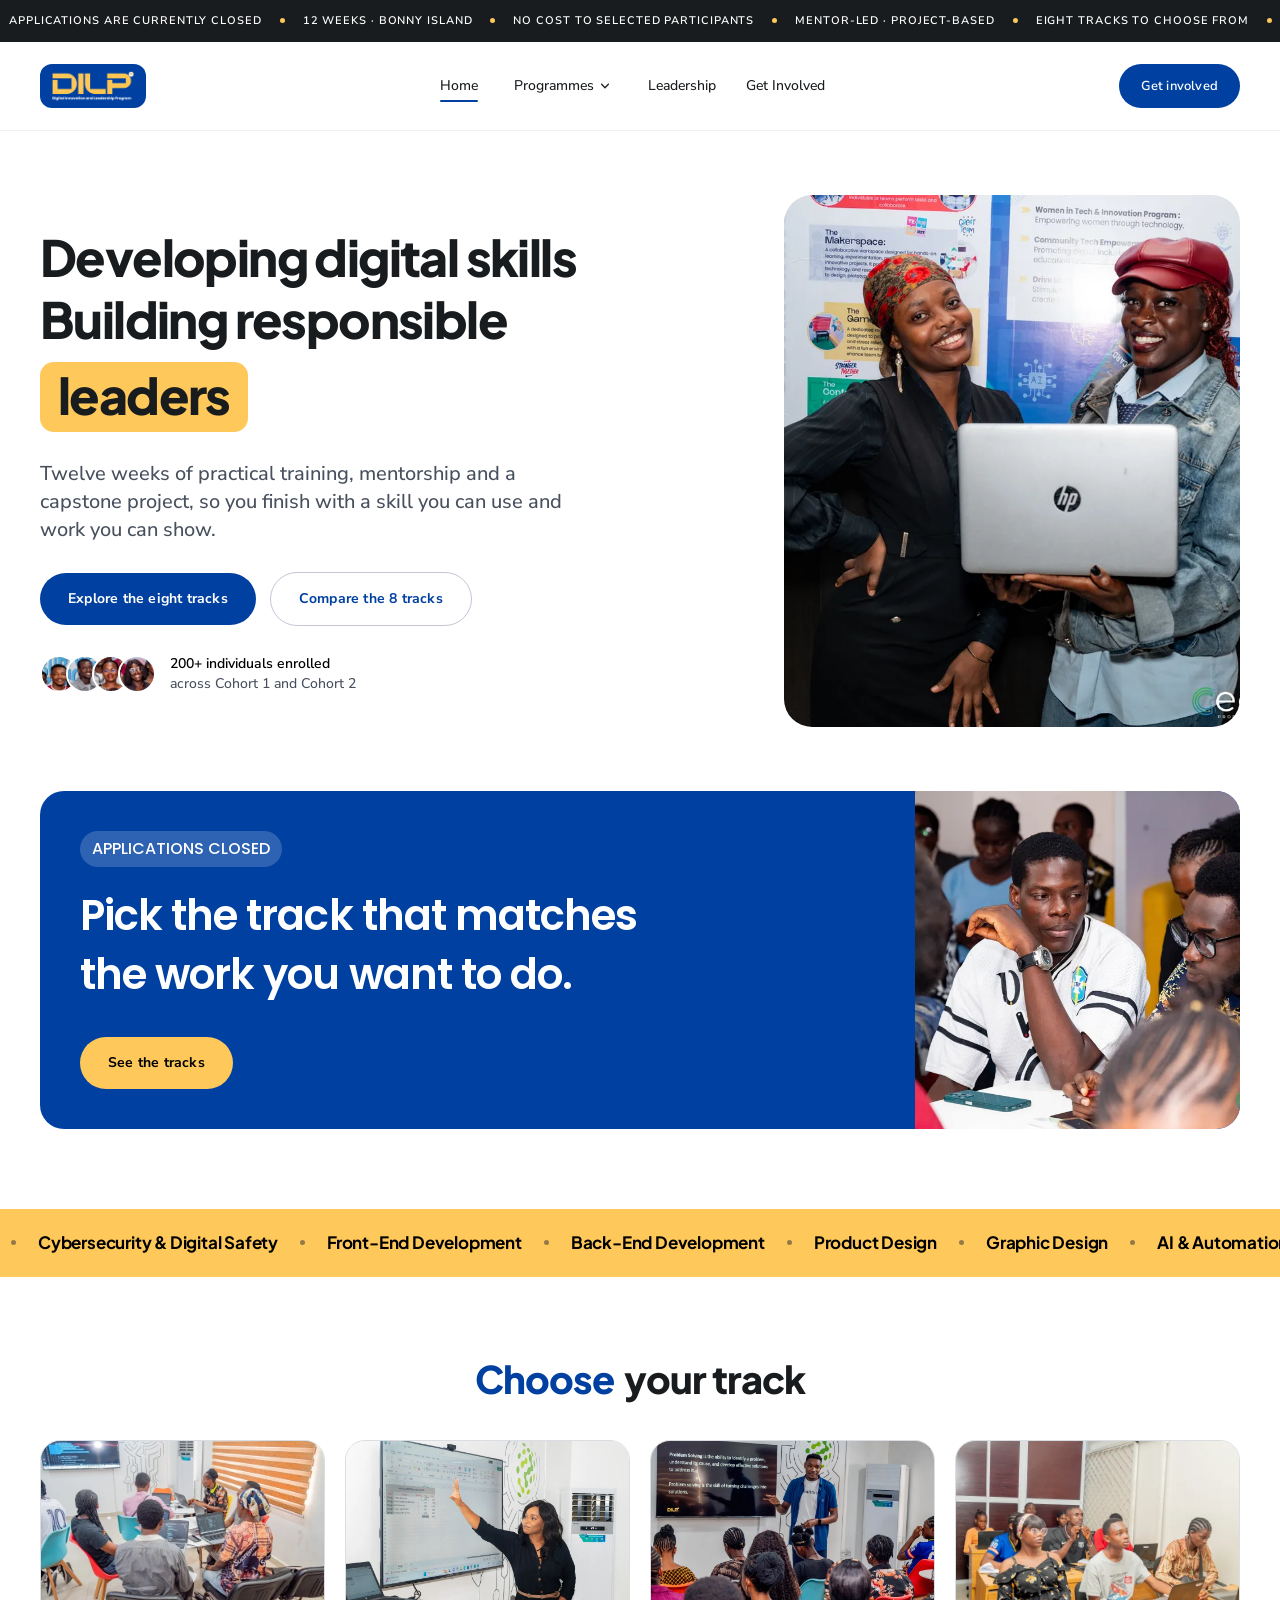
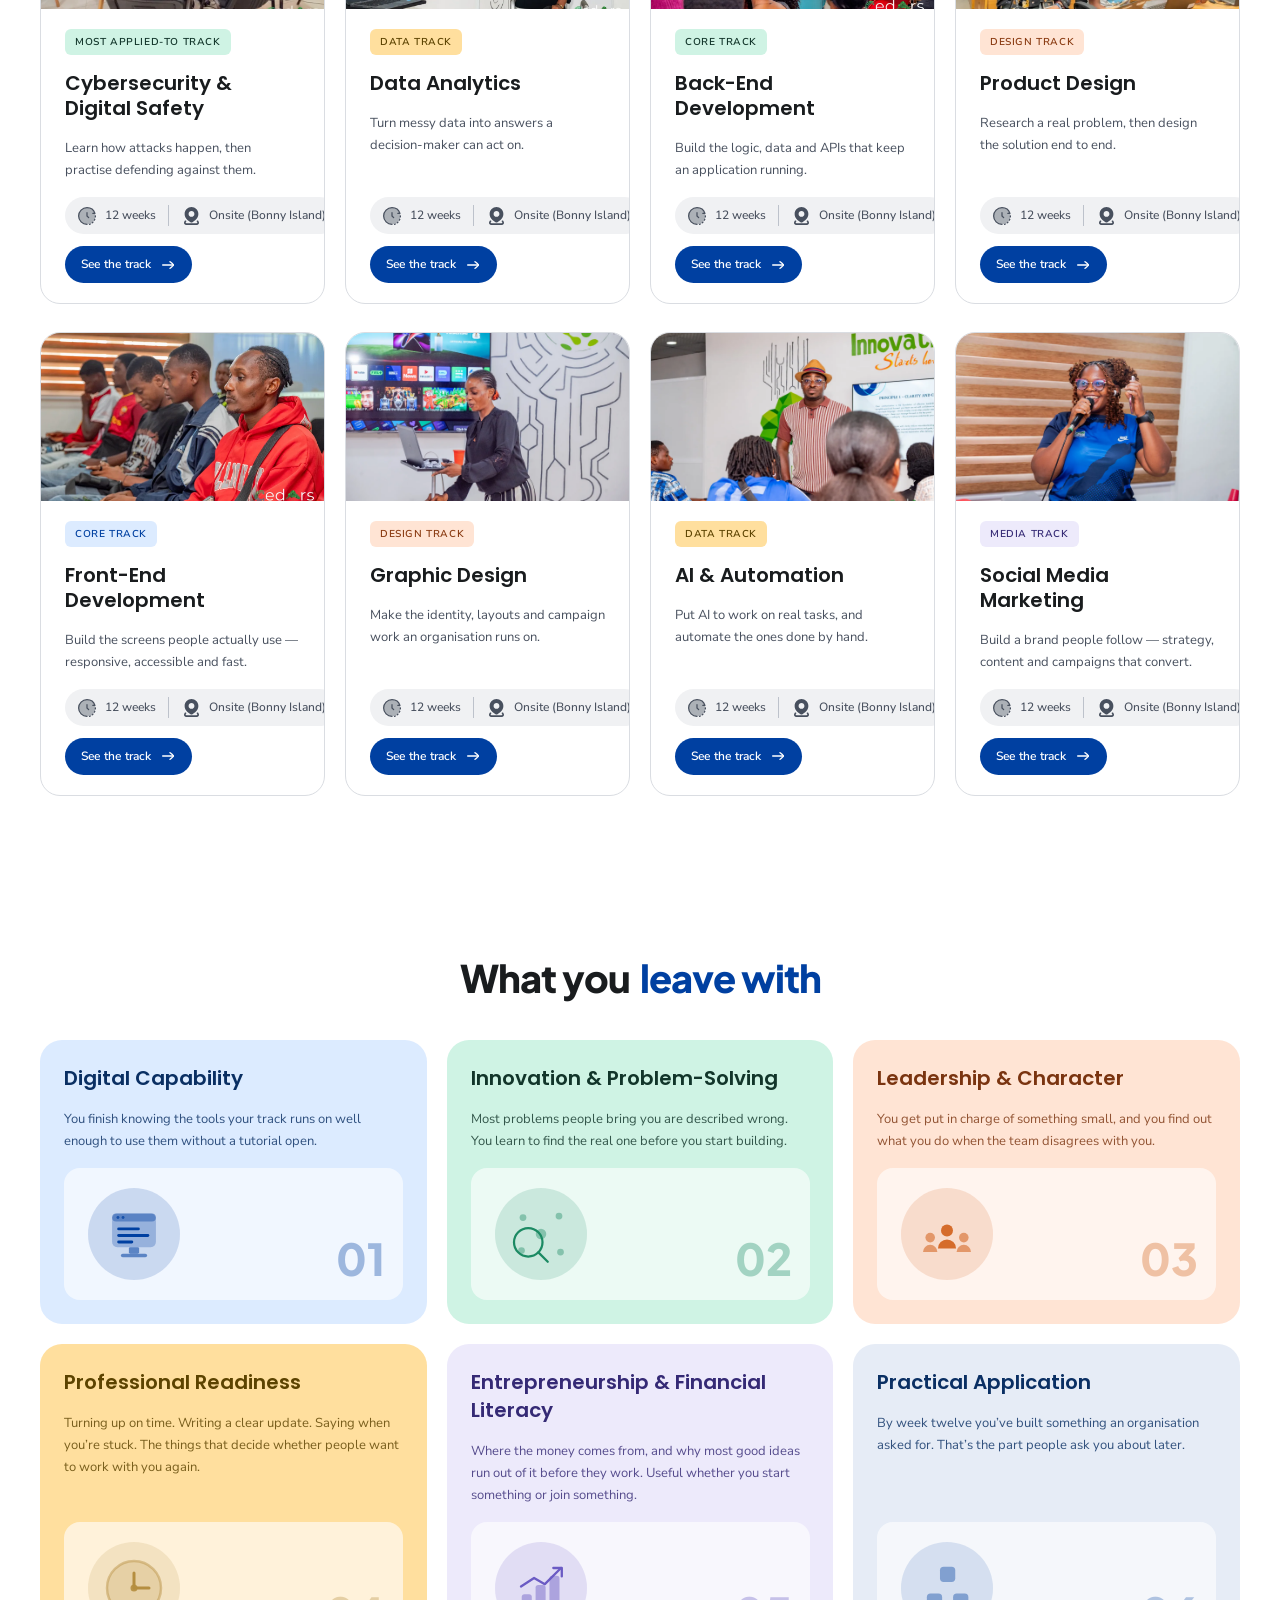
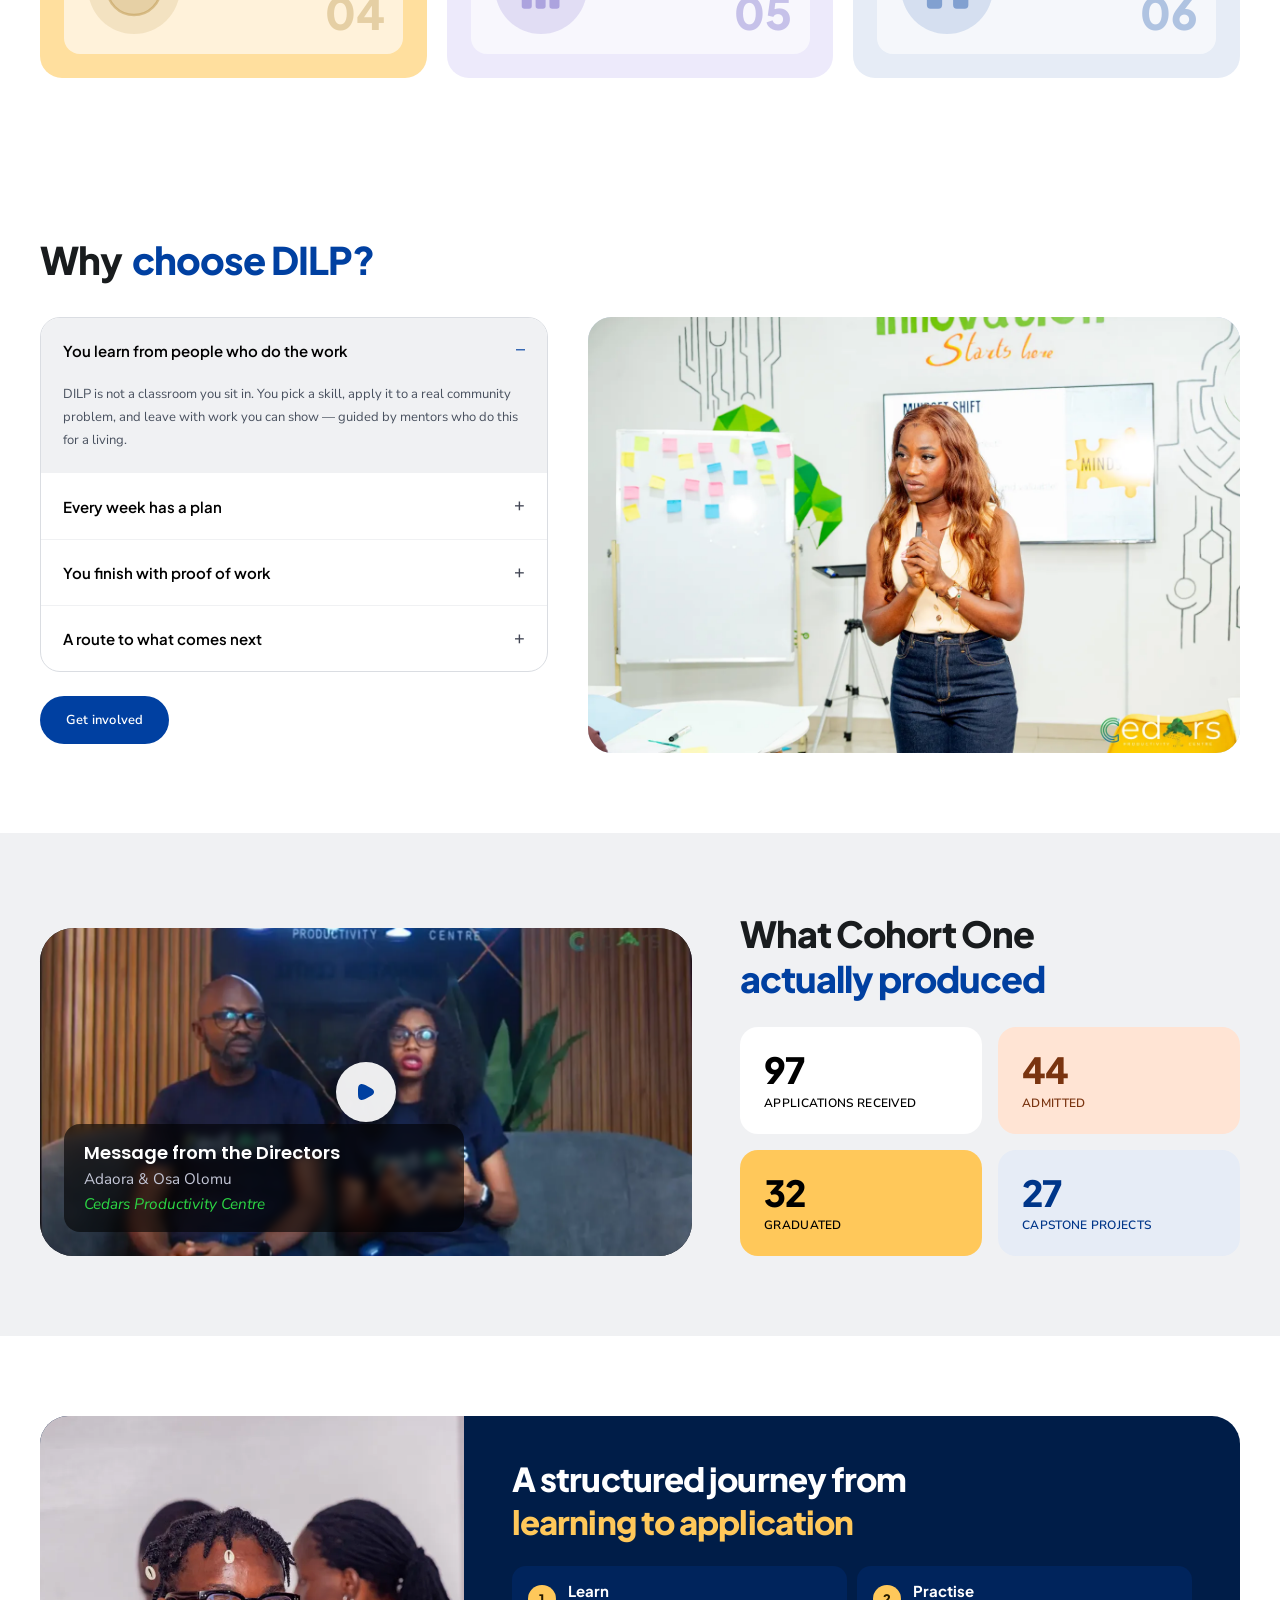
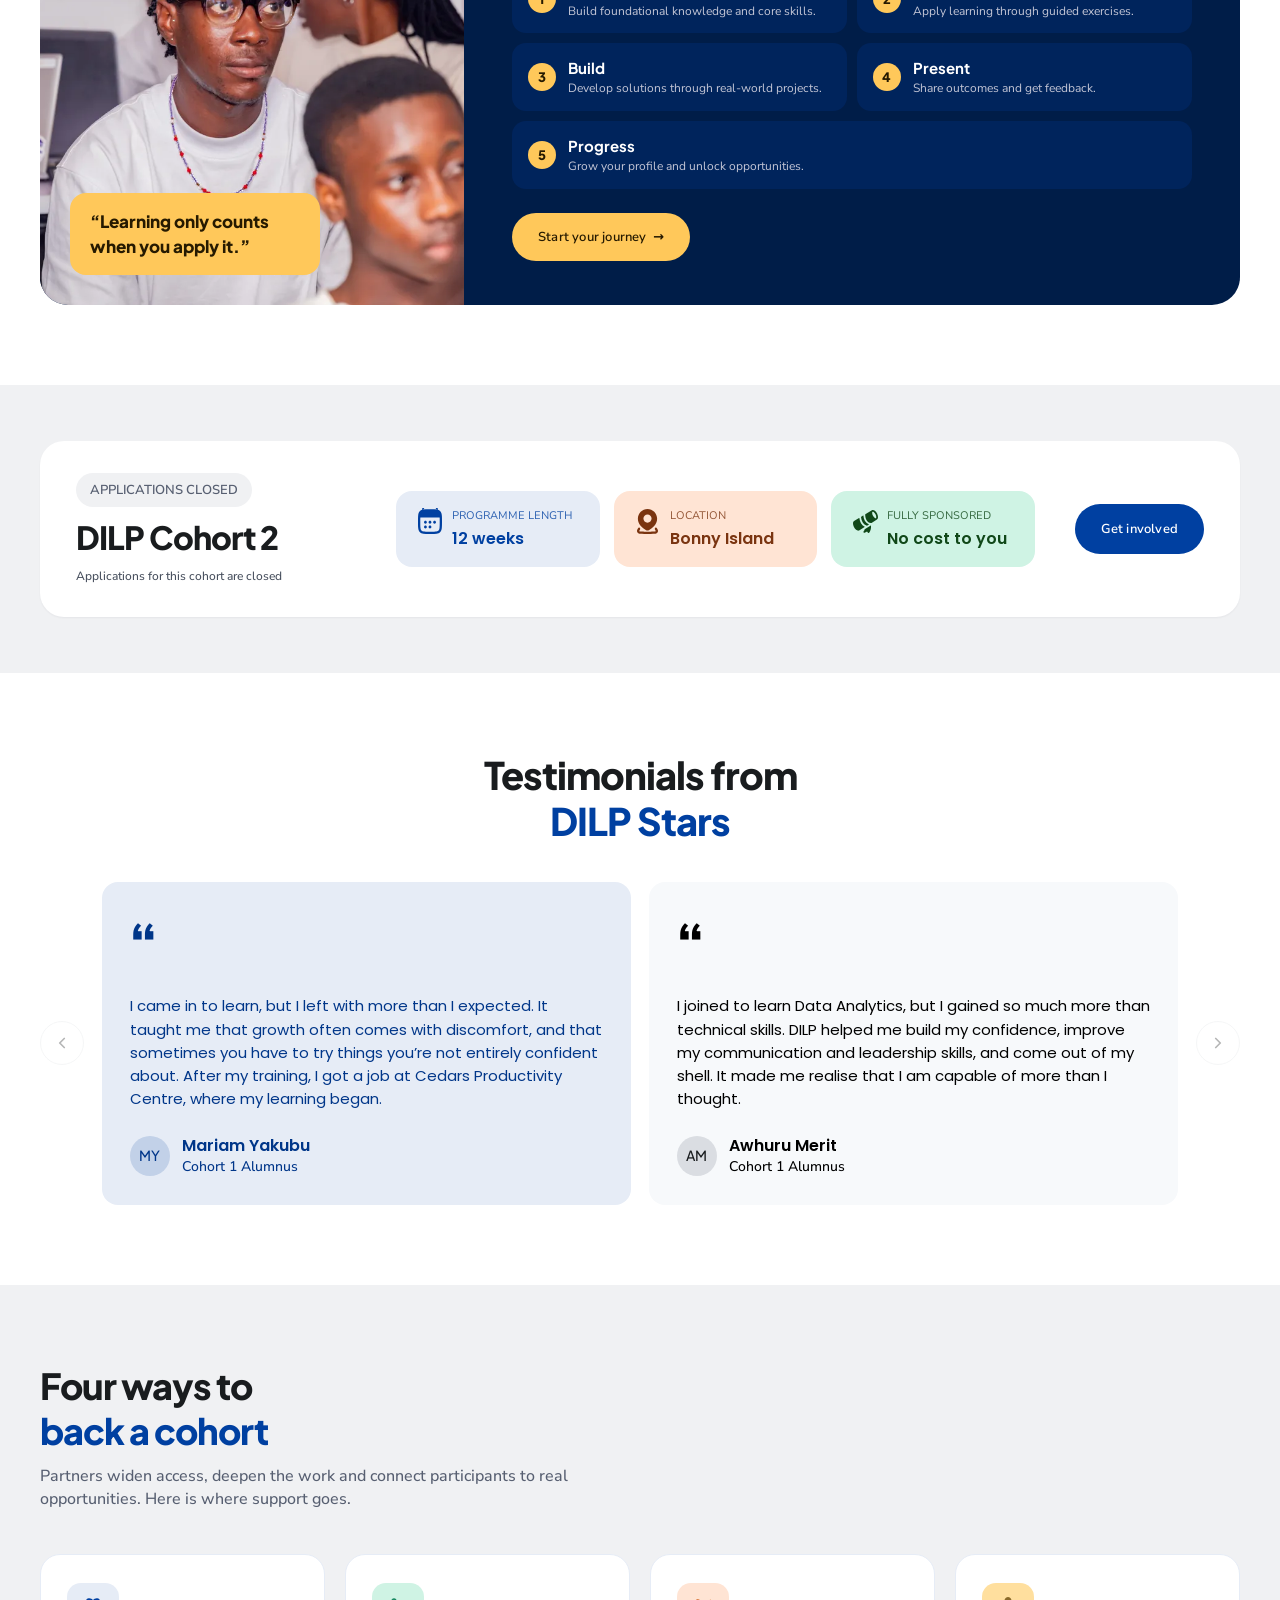
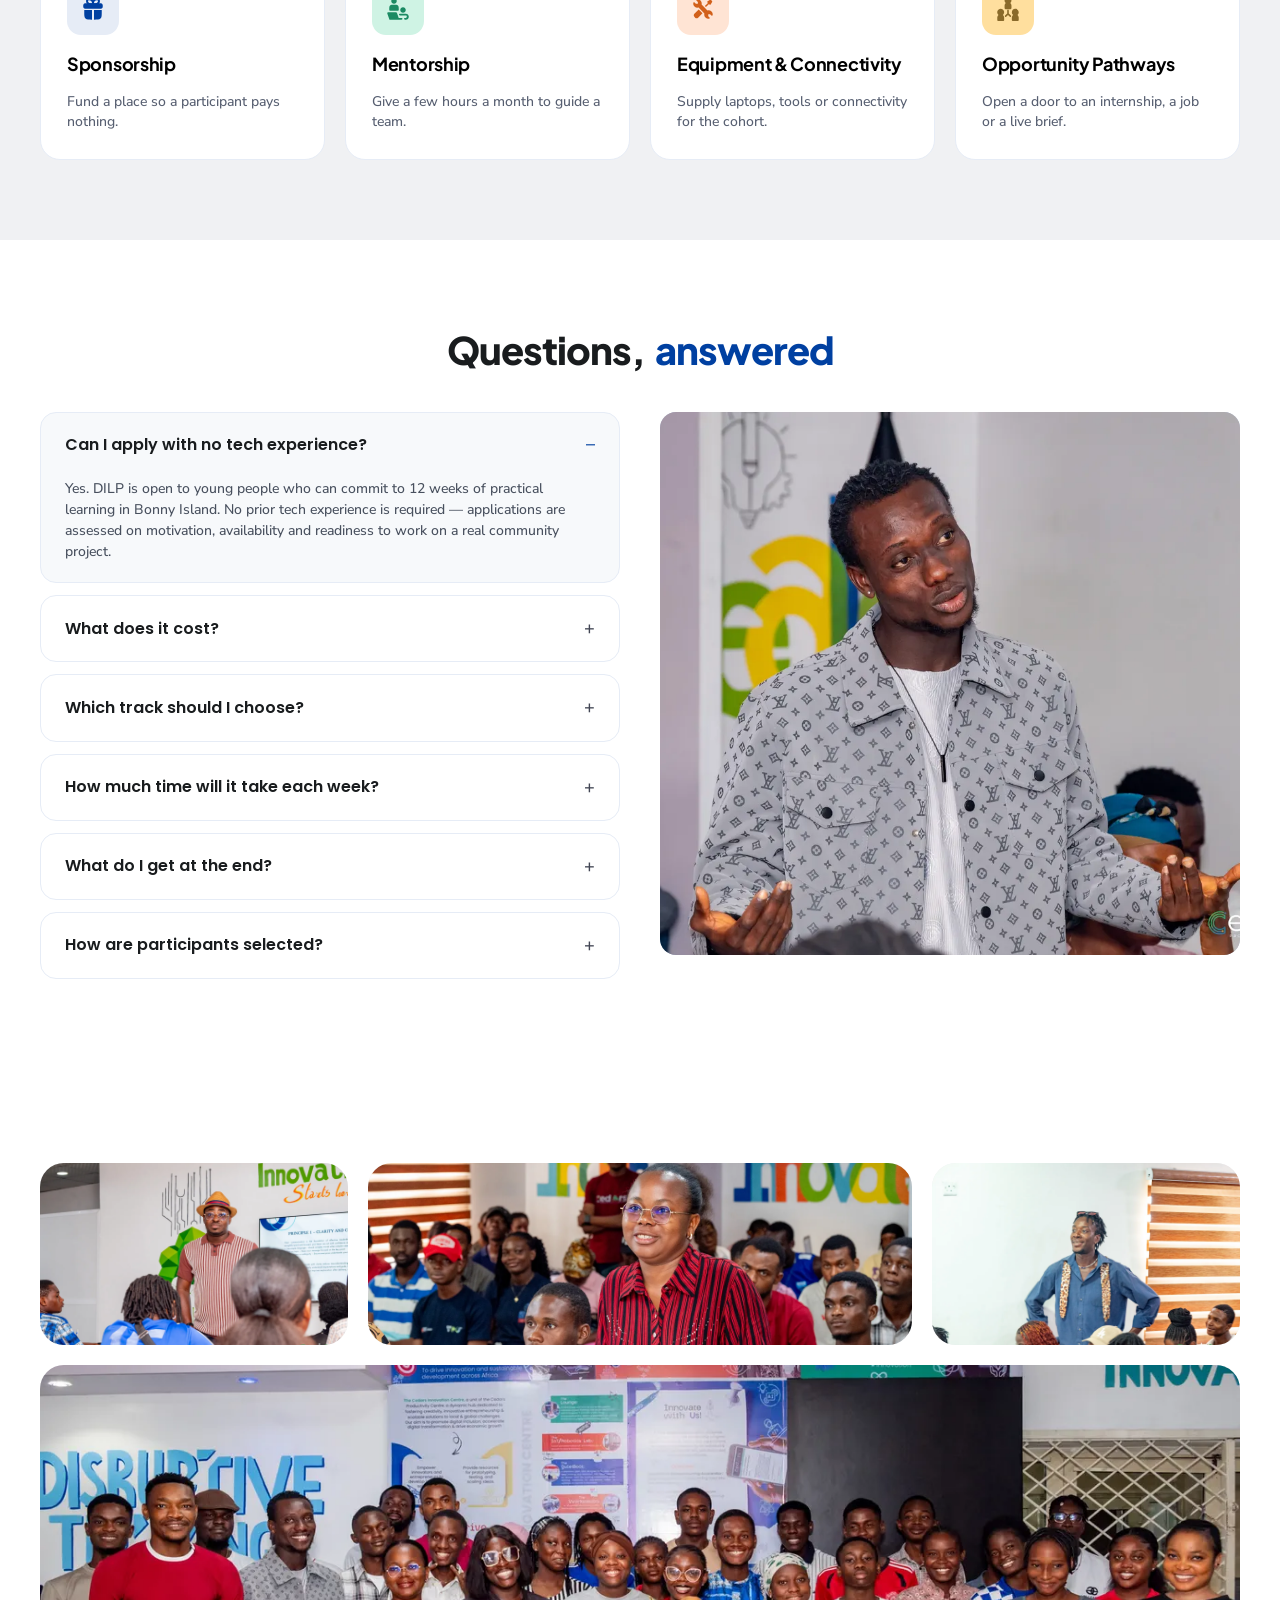
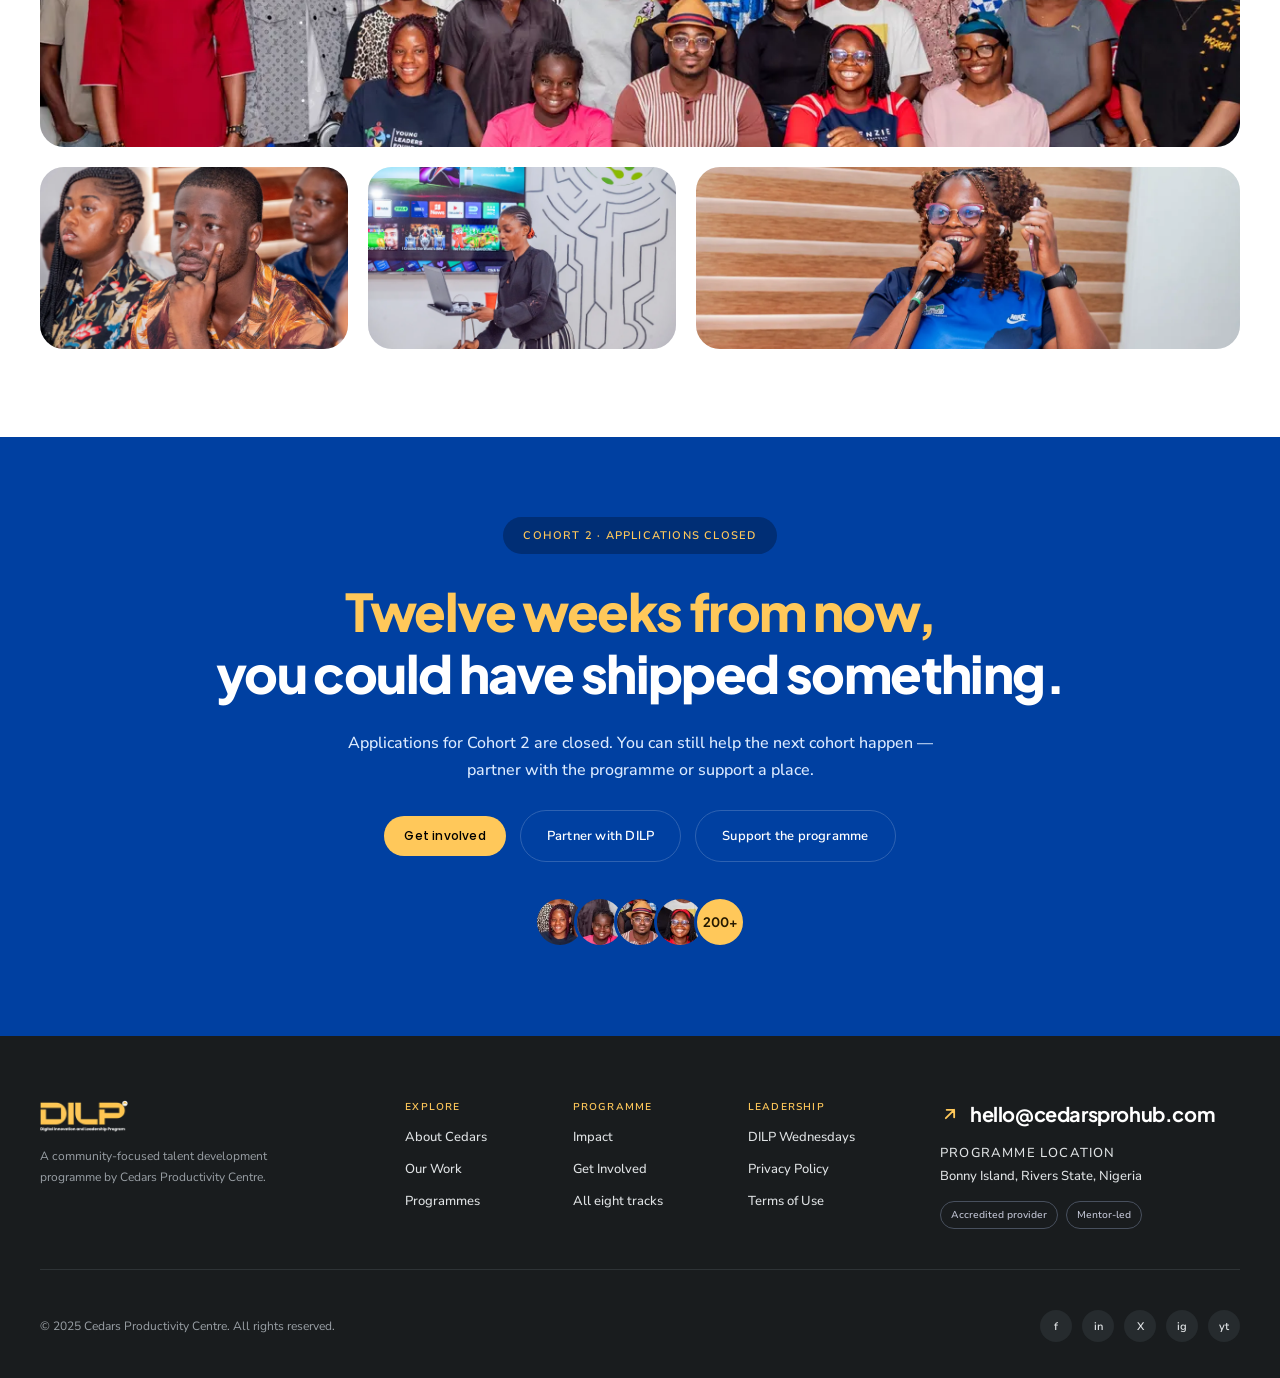
<file: index.html>
<!DOCTYPE html>
<html lang="en">
<head>
<meta charset="utf-8">
<meta name="viewport" content="width=device-width, initial-scale=1">
<title>DILP — Digital Innovation &amp; Leadership Programme | Cedars Productivity Centre</title>
<meta name="description" content="DILP is a 12-week practical training, mentorship and capstone programme in Bonny Island, delivered by Cedars Productivity Centre. Applications for Cohort 2 are closed. No cost to selected participants.">
<meta name="theme-color" content="#0040a1">

<meta property="og:type" content="website">
<meta property="og:title" content="DILP — Developing digital skills, building responsible leaders">
<meta property="og:description" content="Twelve weeks of practical training, mentorship and a capstone project. Applications for Cohort 2 are closed.">
<meta property="og:image" content="assets/img/hero-media.webp">

<link rel="preconnect" href="https://fonts.googleapis.com">
<link rel="preconnect" href="https://fonts.gstatic.com" crossorigin>
<link href="https://fonts.googleapis.com/css2?family=Plus+Jakarta+Sans:wght@600;700;800&family=Nunito+Sans:ital,wght@0,400;0,500;0,600;0,700;1,400&family=Poppins:wght@400;500;600&display=swap" rel="stylesheet">
<link rel="stylesheet" href="styles.css">
</head>
<body>

<a class="skip-link" href="#main">Skip to content</a>

<!-- =====================================================================
     1 — Announcement ticker (scrolling)
     ===================================================================== -->
<div class="ticker" aria-label="Programme announcements">
  <div class="marquee" style="--marquee-duration: 42s" data-marquee>
    <div class="marquee__track" data-marquee-track>
      <p class="ticker__item">APPLICATIONS ARE CURRENTLY CLOSED <img class="ticker__dot" src="assets/svg/ticker-dot.svg" alt="" aria-hidden="true"></p>
      <p class="ticker__item">12 WEEKS · BONNY ISLAND <img class="ticker__dot" src="assets/svg/ticker-dot.svg" alt="" aria-hidden="true"></p>
      <p class="ticker__item">NO COST TO SELECTED PARTICIPANTS <img class="ticker__dot" src="assets/svg/ticker-dot.svg" alt="" aria-hidden="true"></p>
      <p class="ticker__item">MENTOR-LED · PROJECT-BASED <img class="ticker__dot" src="assets/svg/ticker-dot.svg" alt="" aria-hidden="true"></p>
      <p class="ticker__item">EIGHT TRACKS TO CHOOSE FROM <img class="ticker__dot" src="assets/svg/ticker-dot.svg" alt="" aria-hidden="true"></p>
      <p class="ticker__item">DELIVERED BY CEDARS PRODUCTIVITY CENTRE <img class="ticker__dot" src="assets/svg/ticker-dot.svg" alt="" aria-hidden="true"></p>
    </div>
  </div>
</div>

<!-- =====================================================================
     2 — Header
     ===================================================================== -->
<header class="header" data-header>
  <div class="shell header__inner">
    <a class="logo" href="index.html" aria-label="DILP — home">
      <span class="logo__plate">
        <img class="logo__img" src="assets/img/dilp-logo.png" width="186" height="68" alt="DILP">
        <span class="logo__word" aria-hidden="true">DILP</span>
      </span>
    </a>

    <nav class="nav" aria-label="Primary">
      <a class="nav__link" href="index.html" aria-current="page">Home</a>
      <div class="nav__group" data-dropdown data-open="false">
        <button class="nav__link" type="button" aria-expanded="false" aria-haspopup="true" aria-controls="programmes-menu" data-dropdown-toggle>
          Programmes
          <img class="nav__chevron" src="assets/svg/nav-chevron.svg" alt="" aria-hidden="true">
        </button>
        <div class="dropdown" id="programmes-menu" role="menu">
          <span class="dropdown__label">EIGHT TRACKS</span>
          <a role="menuitem" href="tracks/cybersecurity.html">Cybersecurity &amp; Digital Safety</a>
          <a role="menuitem" href="tracks/front-end-development.html">Front-End Development</a>
          <a role="menuitem" href="tracks/back-end-development.html">Back-End Development</a>
          <a role="menuitem" href="tracks/product-design.html">Product Design</a>
          <a role="menuitem" href="tracks/graphic-design.html">Graphic Design</a>
          <a role="menuitem" href="tracks/ai-and-automation.html">AI &amp; Automation</a>
          <a role="menuitem" href="tracks/data-analytics.html">Data Analytics</a>
          <a role="menuitem" href="tracks/social-media-marketing.html">Social Media Marketing</a>
        </div>
      </div>
      <a class="nav__link" href="articles/index.html">Leadership</a>
      <a class="nav__link" href="get-involved.html">Get Involved</a>
    </nav>

    <div class="header__actions">
      <a class="btn btn--blue btn--nav" href="get-involved.html">Get involved</a>
      <button class="burger" type="button" aria-expanded="false" aria-controls="mobile-nav" aria-label="Open menu" data-burger>
        <span></span>
      </button>
    </div>
  </div>

  <!-- Mobile menu mirrors the desktop nav exactly: the same four
       destinations, with Programmes expanding to the track list. -->
  <div class="mobile-nav" id="mobile-nav" data-open="false">
    <div class="shell">
      <ul data-accordion>
        <li><a href="index.html">Home</a></li>
        <li class="mobile-nav__group" data-open="false">
          <button class="mobile-nav__toggle" type="button" aria-expanded="false" aria-controls="mobile-programmes" data-accordion-toggle>
            Programmes
            <span class="accordion__sign" aria-hidden="true">+</span>
          </button>
          <div class="accordion__panel" id="mobile-programmes" role="region" aria-label="Tracks">
            <div>
              <ul class="mobile-nav__sub">
                <li><a href="tracks/cybersecurity.html">Cybersecurity &amp; Digital Safety</a></li>
            <li><a href="tracks/front-end-development.html">Front-End Development</a></li>
            <li><a href="tracks/back-end-development.html">Back-End Development</a></li>
            <li><a href="tracks/product-design.html">Product Design</a></li>
            <li><a href="tracks/graphic-design.html">Graphic Design</a></li>
            <li><a href="tracks/ai-and-automation.html">AI &amp; Automation</a></li>
            <li><a href="tracks/data-analytics.html">Data Analytics</a></li>
            <li><a href="tracks/social-media-marketing.html">Social Media Marketing</a></li>
              </ul>
            </div>
          </div>
        </li>
        <li><a href="articles/index.html">Leadership</a></li>
        <li><a href="get-involved.html">Get Involved</a></li>
      </ul>
      <a class="btn btn--blue btn--lg" href="get-involved.html">Get involved</a>
    </div>
  </div>
</header>

<main id="main">
  <span id="top"></span>

  <!-- ===================================================================
       3 — Hero
       =================================================================== -->
  <section class="section--white hero">
    <div class="shell hero__inner">
      <div class="hero__copy">
        <h1 class="hero__headline">
          <span>Developing digital skills</span>
          <span class="hero__line2">
            <span>Building responsible</span>
            <span class="hero__mark">leaders</span>
          </span>
        </h1>
        <p class="hero__sub">Twelve weeks of practical training, mentorship and a capstone project, so you finish with a skill you can use and work you can show.</p>

        <div class="hero__ctas">
          <a class="btn btn--blue btn--lg" href="#tracks">Explore the eight tracks</a>
          <a class="btn btn--outline btn--lg" href="#tracks">Compare the 8 tracks</a>
        </div>

        <div class="proof">
          <div class="avatar-stack">
            <img src="assets/img/hero-avatar-1.webp" width="38" height="38" alt="" loading="lazy">
            <img src="assets/img/hero-avatar-2.webp" width="38" height="38" alt="" loading="lazy">
            <img src="assets/img/hero-avatar-3.webp" width="38" height="38" alt="" loading="lazy">
            <img src="assets/img/hero-avatar-4.webp" width="38" height="38" alt="" loading="lazy">
          </div>
          <p class="proof__text">
            <strong>200+ individuals enrolled</strong>
            <span>across Cohort 1 and Cohort 2</span>
          </p>
        </div>
      </div>

      <div class="hero__media">
        <img src="assets/img/hero-media.webp" width="480" height="560" alt="Two DILP participants presenting their work with a laptop at the Cedars Productivity Centre.">
      </div>
    </div>
  </section>

  <!-- ===================================================================
       4 — Hero promo cluster
       =================================================================== -->
  <section class="section--white promo">
    <div class="shell promo__inner">
      <!-- The Figma promo cluster is now a single full-width card; the quiz
           and "Delivered by" cards were dropped from the design. Kept here,
           commented out, in case you want them back.
      <div class="promo__side">
        <div class="card-quiz reveal">
          <h3>Not sure which track fits you?</h3>
          <a class="btn btn--white btn--sm" href="#tracks">Take the 2-minute quiz</a>
        </div>

        <div class="card-delivered reveal">
          <p class="card-delivered__eyebrow">DELIVERED BY</p>
          <h3>Cedars Productivity Centre</h3>
          <div class="chips">
            <span class="chip-outline">Mentor-led</span>
            <span class="chip-outline">Project-based</span>
          </div>
        </div>
      </div>
      -->

      <div class="card-urgency reveal">
        <div class="card-urgency__copy">
          <div class="card-urgency__top">
            <span class="chip-urgency chip-urgency--closed">APPLICATIONS CLOSED</span>
            <h2>Pick the track that matches the work you want to do.</h2>
          </div>
          <a class="btn btn--yellow btn--lg" href="#tracks" style="align-self:flex-start">See the tracks</a>
        </div>
        <div class="card-urgency__media">
          <img src="assets/img/promo-goodgods.webp" alt="DILP participants listening during a session." loading="lazy">
        </div>
      </div>
    </div>
  </section>

  <!-- ===================================================================
       5 — Track marquee (scrolling)
       =================================================================== -->
  <div class="track-marquee" aria-label="Available tracks">
    <div class="marquee marquee--reverse" style="--marquee-duration: 34s" data-marquee>
      <div class="marquee__track" data-marquee-track>
        <p class="track-marquee__item"><img class="track-marquee__sep" src="assets/svg/marquee-sep.svg" alt="" aria-hidden="true"> Cybersecurity &amp; Digital Safety</p>
        <p class="track-marquee__item"><img class="track-marquee__sep" src="assets/svg/marquee-sep.svg" alt="" aria-hidden="true"> Front-End Development</p>
        <p class="track-marquee__item"><img class="track-marquee__sep" src="assets/svg/marquee-sep.svg" alt="" aria-hidden="true"> Back-End Development</p>
        <p class="track-marquee__item"><img class="track-marquee__sep" src="assets/svg/marquee-sep.svg" alt="" aria-hidden="true"> Product Design</p>
        <p class="track-marquee__item"><img class="track-marquee__sep" src="assets/svg/marquee-sep.svg" alt="" aria-hidden="true"> Graphic Design</p>
        <p class="track-marquee__item"><img class="track-marquee__sep" src="assets/svg/marquee-sep.svg" alt="" aria-hidden="true"> AI &amp; Automation</p>
        <p class="track-marquee__item"><img class="track-marquee__sep" src="assets/svg/marquee-sep.svg" alt="" aria-hidden="true"> Data Analytics</p>
        <p class="track-marquee__item"><img class="track-marquee__sep" src="assets/svg/marquee-sep.svg" alt="" aria-hidden="true"> Social Media Marketing</p>
        <p class="track-marquee__item"><img class="track-marquee__sep" src="assets/svg/marquee-sep.svg" alt="" aria-hidden="true"> Capstone Project</p>
      </div>
    </div>
  </div>

  <!-- ===================================================================
       6 — Choose your track
       =================================================================== -->
  <section class="section--white" id="tracks">
    <div class="shell tracks__inner">
      <h2 class="heading2 reveal"><span class="accent">Choose</span> <span>your track</span></h2>

      <div class="track-grid">
        <article class="track-card reveal">
          <div class="track-card__media track-card__media--cyber">
            <img src="assets/img/track-featured.webp" alt="Students working on laptops during a cybersecurity lab session." loading="lazy">
          </div>
          <div class="track-card__body">
            <span class="tag tag--core-green">MOST APPLIED-TO TRACK</span>
            <h3><a class="card-link" href="tracks/cybersecurity.html">Cybersecurity &amp; Digital Safety</a></h3>
            <p>Learn how attacks happen, then practise defending against them.</p>
            <div class="track-card__footer">
              <div class="meta-pill meta-pill--tight">
                <span class="meta-pill__item"><span class="ico ico--20"><img src="assets/svg/icon-clock.svg" alt="" aria-hidden="true"></span><span>12 weeks</span></span>
                <span class="meta-pill__rule"></span>
                <span class="meta-pill__item"><span class="ico ico--20"><img src="assets/svg/icon-location.svg" alt="" aria-hidden="true"></span><span>Onsite (Bonny Island)</span></span>
              </div>
              <a class="btn btn--blue btn--xs" href="tracks/cybersecurity.html">See the track <span class="ico ico--16 arrow"><img src="assets/svg/icon-arrow-right.svg" alt="" aria-hidden="true"></span></a>
            </div>
          </div>
        </article>

        <article class="track-card reveal">
          <div class="track-card__media track-card__media--data">
            <img src="assets/img/track-data-top.webp" alt="A facilitator pointing at a whiteboard during a data analytics class." loading="lazy">
          </div>
          <div class="track-card__body">
            <span class="tag tag--data">DATA TRACK</span>
            <h3><a class="card-link" href="tracks/data-analytics.html">Data Analytics</a></h3>
            <p>Turn messy data into answers a decision-maker can act on.</p>
            <div class="track-card__footer">
              <div class="meta-pill meta-pill--tight">
                <span class="meta-pill__item"><span class="ico ico--20"><img src="assets/svg/icon-clock.svg" alt="" aria-hidden="true"></span><span>12 weeks</span></span>
                <span class="meta-pill__rule"></span>
                <span class="meta-pill__item"><span class="ico ico--20"><img src="assets/svg/icon-location.svg" alt="" aria-hidden="true"></span><span>Onsite (Bonny Island)</span></span>
              </div>
              <a class="btn btn--blue btn--xs" href="tracks/data-analytics.html">See the track <span class="ico ico--16 arrow"><img src="assets/svg/icon-arrow-right.svg" alt="" aria-hidden="true"></span></a>
            </div>
          </div>
        </article>

        <article class="track-card reveal">
          <div class="track-card__media track-card__media--backend">
            <img src="assets/img/track-backend-top.webp" alt="A DILP participant presenting a problem-solving slide." loading="lazy">
          </div>
          <div class="track-card__body">
            <span class="tag tag--core-green">CORE TRACK</span>
            <h3><a class="card-link" href="tracks/back-end-development.html">Back-End Development</a></h3>
            <p>Build the logic, data and APIs that keep an application running.</p>
            <div class="track-card__footer">
              <div class="meta-pill meta-pill--tight">
                <span class="meta-pill__item"><span class="ico ico--20"><img src="assets/svg/icon-clock.svg" alt="" aria-hidden="true"></span><span>12 weeks</span></span>
                <span class="meta-pill__rule"></span>
                <span class="meta-pill__item"><span class="ico ico--20"><img src="assets/svg/icon-location.svg" alt="" aria-hidden="true"></span><span>Onsite (Bonny Island)</span></span>
              </div>
              <a class="btn btn--blue btn--xs" href="tracks/back-end-development.html">See the track <span class="ico ico--16 arrow"><img src="assets/svg/icon-arrow-right.svg" alt="" aria-hidden="true"></span></a>
            </div>
          </div>
        </article>

        <article class="track-card reveal">
          <div class="track-card__media track-card__media--design">
            <img src="assets/img/track-design-top.webp" alt="Participants collaborating around laptops in a design session." loading="lazy">
          </div>
          <div class="track-card__body">
            <span class="tag tag--design">DESIGN TRACK</span>
            <h3><a class="card-link" href="tracks/product-design.html">Product Design</a></h3>
            <p>Research a real problem, then design the solution end to end.</p>
            <div class="track-card__footer">
              <div class="meta-pill meta-pill--tight">
                <span class="meta-pill__item"><span class="ico ico--20"><img src="assets/svg/icon-clock.svg" alt="" aria-hidden="true"></span><span>12 weeks</span></span>
                <span class="meta-pill__rule"></span>
                <span class="meta-pill__item"><span class="ico ico--20"><img src="assets/svg/icon-location.svg" alt="" aria-hidden="true"></span><span>Onsite (Bonny Island)</span></span>
              </div>
              <a class="btn btn--blue btn--xs" href="tracks/product-design.html">See the track <span class="ico ico--16 arrow"><img src="assets/svg/icon-arrow-right.svg" alt="" aria-hidden="true"></span></a>
            </div>
          </div>
        </article>

        <article class="track-card reveal">
          <div class="track-card__media track-card__media--frontend">
            <img src="assets/img/track-frontend-top.webp" alt="A row of DILP participants concentrating during a front-end session." loading="lazy">
          </div>
          <div class="track-card__body">
            <span class="tag tag--core-blue">CORE TRACK</span>
            <h3><a class="card-link" href="tracks/front-end-development.html">Front-End Development</a></h3>
            <p>Build the screens people actually use — responsive, accessible and fast.</p>
            <div class="track-card__footer">
              <div class="meta-pill meta-pill--tight">
                <span class="meta-pill__item"><span class="ico ico--20"><img src="assets/svg/icon-clock.svg" alt="" aria-hidden="true"></span><span>12 weeks</span></span>
                <span class="meta-pill__rule"></span>
                <span class="meta-pill__item"><span class="ico ico--20"><img src="assets/svg/icon-location.svg" alt="" aria-hidden="true"></span><span>Onsite (Bonny Island)</span></span>
              </div>
              <a class="btn btn--blue btn--xs" href="tracks/front-end-development.html">See the track <span class="ico ico--16 arrow"><img src="assets/svg/icon-arrow-right.svg" alt="" aria-hidden="true"></span></a>
            </div>
          </div>
        </article>

        <article class="track-card reveal">
          <div class="track-card__media track-card__media--graphic">
            <img src="assets/img/gallery-6.webp" alt="A DILP participant setting up a presentation in the training room." loading="lazy">
          </div>
          <div class="track-card__body">
            <span class="tag tag--design">DESIGN TRACK</span>
            <h3><a class="card-link" href="tracks/graphic-design.html">Graphic Design</a></h3>
            <p>Make the identity, layouts and campaign work an organisation runs on.</p>
            <div class="track-card__footer">
              <div class="meta-pill meta-pill--tight">
                <span class="meta-pill__item"><span class="ico ico--20"><img src="assets/svg/icon-clock.svg" alt="" aria-hidden="true"></span><span>12 weeks</span></span>
                <span class="meta-pill__rule"></span>
                <span class="meta-pill__item"><span class="ico ico--20"><img src="assets/svg/icon-location.svg" alt="" aria-hidden="true"></span><span>Onsite (Bonny Island)</span></span>
              </div>
              <a class="btn btn--blue btn--xs" href="tracks/graphic-design.html">See the track <span class="ico ico--16 arrow"><img src="assets/svg/icon-arrow-right.svg" alt="" aria-hidden="true"></span></a>
            </div>
          </div>
        </article>

        <article class="track-card reveal">
          <div class="track-card__media track-card__media--ai">
            <img src="assets/img/gallery-1.webp" alt="A speaker presenting at a DILP session." loading="lazy">
          </div>
          <div class="track-card__body">
            <span class="tag tag--data">DATA TRACK</span>
            <h3><a class="card-link" href="tracks/ai-and-automation.html">AI &amp; Automation</a></h3>
            <p>Put AI to work on real tasks, and automate the ones done by hand.</p>
            <div class="track-card__footer">
              <div class="meta-pill meta-pill--tight">
                <span class="meta-pill__item"><span class="ico ico--20"><img src="assets/svg/icon-clock.svg" alt="" aria-hidden="true"></span><span>12 weeks</span></span>
                <span class="meta-pill__rule"></span>
                <span class="meta-pill__item"><span class="ico ico--20"><img src="assets/svg/icon-location.svg" alt="" aria-hidden="true"></span><span>Onsite (Bonny Island)</span></span>
              </div>
              <a class="btn btn--blue btn--xs" href="tracks/ai-and-automation.html">See the track <span class="ico ico--16 arrow"><img src="assets/svg/icon-arrow-right.svg" alt="" aria-hidden="true"></span></a>
            </div>
          </div>
        </article>

        <article class="track-card reveal">
          <div class="track-card__media track-card__media--social">
            <img src="assets/img/gallery-7.webp" alt="A DILP participant presenting to the room with a phone in hand." loading="lazy">
          </div>
          <div class="track-card__body">
            <span class="tag tag--media">MEDIA TRACK</span>
            <h3><a class="card-link" href="tracks/social-media-marketing.html">Social Media Marketing</a></h3>
            <p>Build a brand people follow &mdash; strategy, content and campaigns that convert.</p>
            <div class="track-card__footer">
              <div class="meta-pill meta-pill--tight">
                <span class="meta-pill__item"><span class="ico ico--20"><img src="assets/svg/icon-clock.svg" alt="" aria-hidden="true"></span><span>12 weeks</span></span>
                <span class="meta-pill__rule"></span>
                <span class="meta-pill__item"><span class="ico ico--20"><img src="assets/svg/icon-location.svg" alt="" aria-hidden="true"></span><span>Onsite (Bonny Island)</span></span>
              </div>
              <a class="btn btn--blue btn--xs" href="tracks/social-media-marketing.html">See the track <span class="ico ico--16 arrow"><img src="assets/svg/icon-arrow-right.svg" alt="" aria-hidden="true"></span></a>
            </div>
          </div>
        </article>
      </div>
    </div>
  </section>

  <!-- ===================================================================
       7 — What you leave with
       =================================================================== -->
  <section class="section--white" id="leave-with">
    <div class="shell develops__inner">
      <h2 class="heading2 reveal"><span>What you</span> <span class="accent">leave with</span></h2>

      <div class="develops__grid">
        <article class="develop-card dc--1 reveal">
          <h3>Digital Capability</h3>
          <p>You finish knowing the tools your track runs on well enough to use them without a tutorial open.</p>
          <div class="develop-card__art" aria-hidden="true">
            <svg class="dc-art dc-art--1" viewBox="0 0 140 132" preserveAspectRatio="xMinYMid meet" aria-hidden="true" focusable="false">
              <circle class="dc-halo" cx="70" cy="66" r="46"/>
              <g class="dc-in">
                <rect class="dc-screen" x="40" y="38" width="60" height="46" rx="7"/>
                <rect class="dc-screen-bar" x="40" y="38" width="60" height="11" rx="5.5"/>
                <circle class="dc-screen-dot" cx="48" cy="43.5" r="2"/>
                <circle class="dc-screen-dot" cx="55" cy="43.5" r="2"/>
                <rect class="dc-line dc-line--1" x="47" y="57" width="31" height="4" rx="2"/>
                <rect class="dc-line dc-line--2" x="47" y="66" width="44" height="4" rx="2"/>
                <rect class="dc-line dc-line--3" x="47" y="75" width="22" height="4" rx="2"/>
                <rect class="dc-stand" x="63" y="84" width="14" height="9" rx="2"/>
                <rect class="dc-base" x="52" y="93" width="36" height="5" rx="2.5"/>
              </g>
            </svg>
            <span class="develop-card__num">01</span>
          </div>
        </article>

        <article class="develop-card dc--2 reveal">
          <h3>Innovation &amp; Problem-Solving</h3>
          <p>Most problems people bring you are described wrong. You learn to find the real one before you start building.</p>
          <div class="develop-card__art" aria-hidden="true">
            <svg class="dc-art dc-art--2" viewBox="0 0 140 132" preserveAspectRatio="xMinYMid meet" aria-hidden="true" focusable="false">
              <circle class="dc-halo" cx="70" cy="66" r="46"/>
              <g class="dc-in">
                <circle class="dc-seed" cx="46" cy="44" r="4.5"/>
                <circle class="dc-seed" cx="94" cy="42" r="4.5"/>
                <circle class="dc-seed" cx="44" cy="88" r="4.5"/>
                <circle class="dc-seed" cx="96" cy="90" r="4.5"/>
                <circle class="dc-seed dc-seed--key" cx="70" cy="66" r="7"/>
                <g class="dc-lens">
                  <circle class="dc-lens-ring" cx="70" cy="66" r="19"/>
                  <path class="dc-lens-handle" d="M83.5 79.5L96 92"/>
                </g>
              </g>
            </svg>
            <span class="develop-card__num">02</span>
          </div>
        </article>

        <article class="develop-card dc--3 reveal">
          <h3>Leadership &amp; Character</h3>
          <p>You get put in charge of something small, and you find out what you do when the team disagrees with you.</p>
          <div class="develop-card__art" aria-hidden="true">
            <svg class="dc-art dc-art--3" viewBox="0 0 140 132" preserveAspectRatio="xMinYMid meet" aria-hidden="true" focusable="false">
              <circle class="dc-halo" cx="70" cy="66" r="46"/>
              <g class="dc-in">
                <g class="dc-person dc-person--l">
                  <circle cx="42" cy="72" r="8"/>
                  <path d="M30 96a12 12 0 0 1 24 0z"/>
                </g>
                <g class="dc-person dc-person--r">
                  <circle cx="98" cy="72" r="8"/>
                  <path d="M86 96a12 12 0 0 1 24 0z"/>
                </g>
                <g class="dc-person dc-person--c">
                  <circle cx="70" cy="60" r="10"/>
                  <path d="M55 90a15 15 0 0 1 30 0z"/>
                </g>
                <path class="dc-arrow" d="M70 30l8 11H62z"/>
              </g>
            </svg>
            <span class="develop-card__num">03</span>
          </div>
        </article>

        <article class="develop-card dc--4 reveal">
          <h3>Professional Readiness</h3>
          <p>Turning up on time. Writing a clear update. Saying when you&rsquo;re stuck. The things that decide whether people want to work with you again.</p>
          <div class="develop-card__art" aria-hidden="true">
            <svg class="dc-art dc-art--4" viewBox="0 0 140 132" preserveAspectRatio="xMinYMid meet" aria-hidden="true" focusable="false">
              <circle class="dc-halo" cx="70" cy="66" r="46"/>
              <g class="dc-in">
                <circle class="dc-clock-face" cx="70" cy="66" r="27"/>
                <circle class="dc-clock-rim" cx="70" cy="66" r="27"/>
                <line class="dc-hand dc-hand--h" x1="70" y1="66" x2="70" y2="51"/>
                <line class="dc-hand dc-hand--m" x1="70" y1="66" x2="85" y2="66"/>
                <circle class="dc-pivot" cx="70" cy="66" r="3.5"/>
              </g>
            </svg>
            <span class="develop-card__num">04</span>
          </div>
        </article>

        <article class="develop-card dc--5 reveal">
          <h3>Entrepreneurship &amp; Financial Literacy</h3>
          <p>Where the money comes from, and why most good ideas run out of it before they work. Useful whether you start something or join something.</p>
          <div class="develop-card__art" aria-hidden="true">
            <svg class="dc-art dc-art--5" viewBox="0 0 140 132" preserveAspectRatio="xMinYMid meet" aria-hidden="true" focusable="false">
              <circle class="dc-halo" cx="70" cy="66" r="46"/>
              <g class="dc-in">
                <rect class="dc-bar dc-bar--1" x="45" y="74" width="13" height="19" rx="3.5"/>
                <rect class="dc-bar dc-bar--2" x="63" y="62" width="13" height="31" rx="3.5"/>
                <rect class="dc-bar dc-bar--3" x="81" y="50" width="13" height="43" rx="3.5"/>
                <path class="dc-trend" d="M44 64l17-11 14 8 21-21"/>
                <path class="dc-trend-head" d="M86 40h11v11"/>
              </g>
            </svg>
            <span class="develop-card__num">05</span>
          </div>
        </article>

        <article class="develop-card dc--6 reveal">
          <h3>Practical Application</h3>
          <p>By week twelve you&rsquo;ve built something an organisation asked for. That&rsquo;s the part people ask you about later.</p>
          <div class="develop-card__art" aria-hidden="true">
            <svg class="dc-art dc-art--6" viewBox="0 0 140 132" preserveAspectRatio="xMinYMid meet" aria-hidden="true" focusable="false">
              <circle class="dc-halo" cx="70" cy="66" r="46"/>
              <g class="dc-in">
                <rect class="dc-block dc-block--1" x="44" y="68" width="25" height="25" rx="6"/>
                <rect class="dc-block dc-block--2" x="73" y="68" width="25" height="25" rx="6"/>
                <rect class="dc-block dc-block--3" x="58.5" y="40" width="25" height="25" rx="6"/>
              </g>
            </svg>
            <span class="develop-card__num">06</span>
          </div>
        </article>
      </div>
    </div>
  </section>

  <!-- ===================================================================
       8 — Why choose DILP
       =================================================================== -->
  <section class="section--white" id="why">
    <div class="shell why__inner">
      <h2 class="heading2 reveal"><span>Why</span> <span class="accent">choose DILP?</span></h2>

      <div class="why__body">
        <div class="why__left">
          <div class="accordion reveal" data-accordion data-single="true">
            <div class="accordion__item" data-open="true">
              <button class="accordion__head" type="button" aria-expanded="true" aria-controls="why-panel-1" data-accordion-toggle>
                You learn from people who do the work
                <span class="accordion__sign" aria-hidden="true">&ndash;</span>
              </button>
              <div class="accordion__panel" id="why-panel-1" role="region">
                <div><p>DILP is not a classroom you sit in. You pick a skill, apply it to a real community problem, and leave with work you can show — guided by mentors who do this for a living.</p></div>
              </div>
            </div>

            <div class="accordion__item" data-open="false">
              <button class="accordion__head" type="button" aria-expanded="false" aria-controls="why-panel-2" data-accordion-toggle>
                Every week has a plan
                <span class="accordion__sign" aria-hidden="true">+</span>
              </button>
              <div class="accordion__panel" id="why-panel-2" role="region">
                <div><p>The programme runs on a set structure — learn, practise, build, present, progress. Each week has stated outcomes, supervised practice and a checkpoint, so you always know where you are and what comes next.</p></div>
              </div>
            </div>

            <div class="accordion__item" data-open="false">
              <button class="accordion__head" type="button" aria-expanded="false" aria-controls="why-panel-3" data-accordion-toggle>
                You finish with proof of work
                <span class="accordion__sign" aria-hidden="true">+</span>
              </button>
              <div class="accordion__panel" id="why-panel-3" role="region">
                <div><p>Every participant ships a capstone project for a real community organisation. Cohort 1 produced 27 of them. That project — not a certificate alone — is what you show the next person who asks what you can do.</p></div>
              </div>
            </div>

            <div class="accordion__item" data-open="false">
              <button class="accordion__head" type="button" aria-expanded="false" aria-controls="why-panel-4" data-accordion-toggle>
                A route to what comes next
                <span class="accordion__sign" aria-hidden="true">+</span>
              </button>
              <div class="accordion__panel" id="why-panel-4" role="region">
                <div><p>Graduation is a handover, not an ending. Partners open doors to internships, jobs and live briefs, and mentors stay reachable while you take the next step.</p></div>
              </div>
            </div>
          </div>

          <a class="btn btn--blue btn--md reveal" href="get-involved.html">Get involved</a>
        </div>

        <div class="why__media reveal">
          <img src="assets/img/why-class.webp" alt="A DILP facilitator leading a mindset-shift session in front of a whiteboard." loading="lazy">
        </div>
      </div>
    </div>
  </section>

  <!-- ===================================================================
       9 — What Cohort One produced
       =================================================================== -->
  <section class="section--grey" id="impact">
    <div class="shell evidence__inner">
      <div class="video-card reveal">
        <img class="video-card__still" src="assets/img/evidence-video.webp" alt="Adaora and Osa Olomu recording a message from the directors of Cedars Productivity Centre." loading="lazy">
        <button class="video-card__play" type="button" data-video-open aria-label="Play the message from the directors">
          <img class="bg" src="assets/svg/play-button.svg" alt="" aria-hidden="true">
          <span class="ico ico--24 glyph"><img src="assets/svg/icon-play.svg" alt="" aria-hidden="true"></span>
        </button>
        <div class="video-card__caption">
          <strong>Message from the Directors</strong>
          <span>Adaora &amp; Osa Olomu</span>
          <em>Cedars Productivity Centre</em>
        </div>
      </div>

      <div class="evidence__right">
        <h2 class="heading2 heading2--stack reveal">
          <span>What Cohort One</span>
          <span class="accent">actually produced</span>
        </h2>

        <div class="stats">
          <div class="stat stat--white reveal">
            <span class="stat__num" data-count-to="97">97</span>
            <span class="stat__label">APPLICATIONS RECEIVED</span>
          </div>
          <div class="stat stat--peach reveal">
            <span class="stat__num" data-count-to="44">44</span>
            <span class="stat__label">ADMITTED</span>
          </div>
          <div class="stat stat--yellow reveal">
            <span class="stat__num" data-count-to="32">32</span>
            <span class="stat__label">GRADUATED</span>
          </div>
          <div class="stat stat--blue reveal">
            <span class="stat__num" data-count-to="27">27</span>
            <span class="stat__label">CAPSTONE PROJECTS</span>
          </div>
        </div>
      </div>
    </div>
  </section>

  <!-- ===================================================================
       10 — A structured journey
       =================================================================== -->
  <section class="section--white" id="journey">
    <div class="shell journey__inner">
      <div class="journey__card reveal">
        <div class="journey__photo">
          <img src="assets/img/journey-top.webp" alt="A DILP participant listening closely during a speak-to-lead session." loading="lazy">
          <p class="journey__badge">&ldquo;Learning only counts when you apply it.&rdquo;</p>
        </div>

        <div class="journey__content">
          <h2 class="journey__heading">
            <span>A structured journey from</span>
            <span class="accent">learning to application</span>
          </h2>

          <div class="steps">
            <div class="step">
              <span class="step__num">1</span>
              <span class="step__label"><strong>Learn</strong><span>Build foundational knowledge and core skills.</span></span>
            </div>
            <div class="step">
              <span class="step__num">2</span>
              <span class="step__label"><strong>Practise</strong><span>Apply learning through guided exercises.</span></span>
            </div>
            <div class="step">
              <span class="step__num">3</span>
              <span class="step__label"><strong>Build</strong><span>Develop solutions through real-world projects.</span></span>
            </div>
            <div class="step">
              <span class="step__num">4</span>
              <span class="step__label"><strong>Present</strong><span>Share outcomes and get feedback.</span></span>
            </div>
            <div class="step">
              <span class="step__num">5</span>
              <span class="step__label"><strong>Progress</strong><span>Grow your profile and unlock opportunities.</span></span>
            </div>
          </div>

          <a class="btn btn--yellow-alt btn--md" href="#apply">Start your journey &nbsp;&rarr;</a>
        </div>
      </div>
    </div>
  </section>

  <!-- ===================================================================
       11 — Current opportunity
       =================================================================== -->
  <section class="section--grey" id="apply">
    <div class="shell opportunity__inner">
      <div class="opportunity__card reveal">
        <div class="opportunity__headline">
          <span class="chip-closed">APPLICATIONS CLOSED</span>
          <h2>DILP Cohort 2</h2>
          <p>Applications for this cohort are closed</p>
        </div>

        <div class="facts">
          <div class="fact fact--blue">
            <span class="ico ico--28"><img src="assets/svg/icon-calendar.svg" alt="" aria-hidden="true"></span>
            <div><small>PROGRAMME LENGTH</small><strong>12 weeks</strong></div>
          </div>
          <div class="fact fact--peach">
            <span class="ico ico--28"><img src="assets/svg/icon-location-28.svg" alt="" aria-hidden="true"></span>
            <div><small>LOCATION</small><strong>Bonny Island</strong></div>
          </div>
          <div class="fact fact--mint">
            <span class="ico ico--28"><img src="assets/svg/icon-graduation.svg" alt="" aria-hidden="true"></span>
            <div><small>FULLY SPONSORED</small><strong>No cost to you</strong></div>
          </div>
        </div>

        <a class="btn btn--blue" style="padding:16px 26px;font-size:13px" href="get-involved.html">Get involved</a>
      </div>
    </div>
  </section>

  <!-- ===================================================================
       12 — Testimonials from DILP Stars
       =================================================================== -->
  <section class="section--white" id="voices">
    <div class="shell voices__inner">
      <h2 class="heading2 heading2--center reveal">
        <span>Testimonials from</span>
        <span class="accent">DILP Stars</span>
      </h2>

      <div class="carousel reveal" data-carousel>
        <button class="carousel__arrow" type="button" aria-label="Previous testimonial" data-carousel-prev>
          <img src="assets/svg/chevron-left.svg" alt="" aria-hidden="true">
        </button>

        <div class="carousel__viewport">
          <div class="carousel__track" data-carousel-track>
            <figure class="testimonial testimonial--blue">
              <div class="testimonial__top">
                <span class="testimonial__mark" aria-hidden="true">&ldquo;</span>
                <blockquote>
                  <p>I came in to learn, but I left with more than I expected. It taught me that growth often comes with discomfort, and that sometimes you have to try things you&rsquo;re not entirely confident about. After my training, I got a job at Cedars Productivity Centre, where my learning began.</p>
                </blockquote>
              </div>
              <figcaption class="testimonial__who">
                <span class="testimonial__initials" aria-hidden="true">MY</span>
                <span><strong>Mariam Yakubu</strong><span>Cohort 1 Alumnus</span></span>
              </figcaption>
            </figure>

            <figure class="testimonial testimonial--grey">
              <div class="testimonial__top">
                <span class="testimonial__mark" aria-hidden="true">&ldquo;</span>
                <blockquote>
                  <p>I joined to learn Data Analytics, but I gained so much more than technical skills. DILP helped me build my confidence, improve my communication and leadership skills, and come out of my shell. It made me realise that I am capable of more than I thought.</p>
                </blockquote>
              </div>
              <figcaption class="testimonial__who">
                <span class="testimonial__initials" aria-hidden="true">AM</span>
                <span><strong>Awhuru Merit</strong><span>Cohort 1 Alumnus</span></span>
              </figcaption>
            </figure>
          </div>
        </div>

        <button class="carousel__arrow" type="button" aria-label="Next testimonial" data-carousel-next>
          <img src="assets/svg/chevron-right.svg" alt="" aria-hidden="true">
        </button>
      </div>

      <div class="carousel__dots" role="tablist" aria-label="Testimonial pages" data-carousel-dots></div>
    </div>
  </section>

  <!-- ===================================================================
       13 — Four ways to back a cohort
       =================================================================== -->
  <section class="section--grey" id="partner">
    <div class="shell partner__inner">
      <div class="partner__top">
        <div class="partner__heading-block reveal">
          <h2 class="heading2 heading2--stack">
            <span>Four ways to</span>
            <span class="accent">back a cohort</span>
          </h2>
          <p>Partners widen access, deepen the work and connect participants to real opportunities. Here is where support goes.</p>
        </div>
        <a class="btn btn--black btn--lg reveal" href="get-involved.html">Talk to us about partnering &nbsp;&rarr;</a>
      </div>

      <div class="pillars">
        <article class="pillar reveal">
          <img src="assets/svg/pillar-1.svg" alt="" aria-hidden="true">
          <h3>Sponsorship</h3>
          <p>Fund a place so a participant pays nothing.</p>
        </article>
        <article class="pillar reveal">
          <img src="assets/svg/pillar-2.svg" alt="" aria-hidden="true">
          <h3>Mentorship</h3>
          <p>Give a few hours a month to guide a team.</p>
        </article>
        <article class="pillar reveal">
          <img src="assets/svg/pillar-3.svg" alt="" aria-hidden="true">
          <h3>Equipment &amp; Connectivity</h3>
          <p>Supply laptops, tools or connectivity for the cohort.</p>
        </article>
        <article class="pillar reveal">
          <img src="assets/svg/pillar-4.svg" alt="" aria-hidden="true">
          <h3>Opportunity Pathways</h3>
          <p>Open a door to an internship, a job or a live brief.</p>
        </article>
      </div>
    </div>
  </section>

  <!-- ===================================================================
       14 — Questions, answered
       =================================================================== -->
  <section class="section--white" id="faq">
    <div class="shell faq__inner">
      <h2 class="heading2 reveal"><span>Questions,</span> <span class="accent">answered</span></h2>

      <div class="faq__body">
        <div class="faq__list" data-accordion data-single="true">
          <div class="faq-item" data-open="true">
            <button class="accordion__head" type="button" aria-expanded="true" aria-controls="faq-panel-1" data-accordion-toggle>
              Can I apply with no tech experience?
              <span class="accordion__sign" aria-hidden="true">&ndash;</span>
            </button>
            <div class="accordion__panel" id="faq-panel-1" role="region">
              <div><p>Yes. DILP is open to young people who can commit to 12 weeks of practical learning in Bonny Island. No prior tech experience is required — applications are assessed on motivation, availability and readiness to work on a real community project.</p></div>
            </div>
          </div>

          <div class="faq-item" data-open="false">
            <button class="accordion__head" type="button" aria-expanded="false" aria-controls="faq-panel-2" data-accordion-toggle>
              What does it cost?
              <span class="accordion__sign" aria-hidden="true">+</span>
            </button>
            <div class="accordion__panel" id="faq-panel-2" role="region">
              <div><p>Nothing. The programme is fully sponsored, so there is no cost to selected participants — training, mentorship and the capstone project are all covered.</p></div>
            </div>
          </div>

          <div class="faq-item" data-open="false">
            <button class="accordion__head" type="button" aria-expanded="false" aria-controls="faq-panel-3" data-accordion-toggle>
              Which track should I choose?
              <span class="accordion__sign" aria-hidden="true">+</span>
            </button>
            <div class="accordion__panel" id="faq-panel-3" role="region">
              <div><p>Pick the track that matches the work you want to do: Cybersecurity &amp; Digital Safety, Front-End Development, Back-End Development, Product Design, Graphic Design, AI &amp; Automation, Data Analytics or Social Media Marketing. Every track runs the same twelve weeks and ends in a capstone, so the question is which kind of work you want to be doing, not which is shortest.</p></div>
            </div>
          </div>

          <div class="faq-item" data-open="false">
            <button class="accordion__head" type="button" aria-expanded="false" aria-controls="faq-panel-4" data-accordion-toggle>
              How much time will it take each week?
              <span class="accordion__sign" aria-hidden="true">+</span>
            </button>
            <div class="accordion__panel" id="faq-panel-4" role="region">
              <div><p>Sessions run onsite in Bonny Island across the 12 weeks, with supervised practice between them. Expect a consistent weekly commitment — the exact timetable is confirmed with each cohort before it starts.</p></div>
            </div>
          </div>

          <div class="faq-item" data-open="false">
            <button class="accordion__head" type="button" aria-expanded="false" aria-controls="faq-panel-5" data-accordion-toggle>
              What do I get at the end?
              <span class="accordion__sign" aria-hidden="true">+</span>
            </button>
            <div class="accordion__panel" id="faq-panel-5" role="region">
              <div><p>A skill you can use, a capstone project built for a real community organisation, and a route to what comes next through our partners and mentors.</p></div>
            </div>
          </div>

          <div class="faq-item" data-open="false">
            <button class="accordion__head" type="button" aria-expanded="false" aria-controls="faq-panel-6" data-accordion-toggle>
              How are participants selected?
              <span class="accordion__sign" aria-hidden="true">+</span>
            </button>
            <div class="accordion__panel" id="faq-panel-6" role="region">
              <div><p>Applications are reviewed on motivation, availability and readiness to work on a real project. Cohort 1 received 97 applications and admitted 44, so places are limited — apply early.</p></div>
            </div>
          </div>
        </div>

        <div class="faq__media reveal">
          <img src="assets/img/faq-media.webp" alt="A DILP participant speaking during a class discussion." loading="lazy">
        </div>
      </div>
    </div>
  </section>

  <!-- ===================================================================
       15 — Gallery mosaic
       =================================================================== -->
  <section class="section--white" aria-label="Life on the programme">
    <div class="shell gallery__inner">
      <div class="gallery__row gallery__row--a">
        <div class="gallery__tile gallery__tile--t1 reveal"><img src="assets/img/gallery-1.webp" alt="A speaker presenting at an Innovate Sparks session." loading="lazy"></div>
        <div class="gallery__tile gallery__tile--t2 reveal"><img src="assets/img/gallery-2.webp" alt="A facilitator addressing a full room of participants." loading="lazy"></div>
        <div class="gallery__tile gallery__tile--t3 reveal"><img src="assets/img/gallery-3.webp" alt="A participant standing beside a wooden feature wall." loading="lazy"></div>
      </div>

      <div class="gallery__row">
        <div class="gallery__tile gallery__tile--wide reveal"><img src="assets/img/gallery-4.webp" alt="The full DILP cohort posing together in front of a Disruptive Thinking banner." loading="lazy"></div>
      </div>

      <div class="gallery__row gallery__row--c">
        <div class="gallery__tile gallery__tile--t5 reveal"><img src="assets/img/gallery-5.webp" alt="Three participants listening attentively during a session." loading="lazy"></div>
        <div class="gallery__tile gallery__tile--t6 reveal"><img src="assets/img/gallery-6.webp" alt="A participant setting up a presentation in the training room." loading="lazy"></div>
        <div class="gallery__tile gallery__tile--t7 reveal"><img src="assets/img/gallery-7.webp" alt="A participant speaking into a microphone during a habits session." loading="lazy"></div>
      </div>
    </div>
  </section>

  <!-- ===================================================================
       16 — Final CTA
       =================================================================== -->
  <section class="final">
    <div class="shell final__inner">
      <span class="final__pill reveal">COHORT 2 · APPLICATIONS CLOSED</span>

      <h2 class="final__headline reveal">
        <span class="accent">Twelve weeks from now,</span>
        <span>you could have shipped something.</span>
      </h2>

      <p class="final__sub reveal">Applications for Cohort 2 are closed. You can still help the next cohort happen — partner with the programme or support a place.</p>

      <div class="final__ctas reveal">
        <a class="btn btn--yellow btn--pill-12" href="get-involved.html">Get involved</a>
        <a class="btn btn--ghost-blue" style="padding:16px 26px;font-size:13px" href="mailto:partnerships@cedarsprohub.com?subject=Partnering%20with%20DILP">Partner with DILP</a>
        <a class="btn btn--ghost-blue" style="padding:16px 26px;font-size:13px" href="mailto:partnerships@cedarsprohub.com?subject=Supporting%20DILP">Support the programme</a>
      </div>

      <div class="final__avatars reveal">
        <img src="assets/img/cohort-avatar-1.webp" width="52" height="52" alt="" loading="lazy">
        <img src="assets/img/cohort-avatar-2.webp" width="52" height="52" alt="" loading="lazy">
        <img src="assets/img/cohort-avatar-3.webp" width="52" height="52" alt="" loading="lazy">
        <img src="assets/img/cohort-avatar-4.webp" width="52" height="52" alt="" loading="lazy">
        <span class="final__count">200+</span>
      </div>
    </div>
  </section>
</main>

<!-- =====================================================================
     17 — Footer
     ===================================================================== -->
<footer class="footer">
  <div class="shell footer__inner">
    <div class="footer__top">
      <div class="footer__brand">
        <div class="logo">
          <span class="logo__plate">
            <img class="logo__img" src="assets/img/dilp-logo.png" width="186" height="68" alt="DILP">
            <span class="logo__word" aria-hidden="true">DILP</span>
          </span>
        </div>
        <p>A community-focused talent development programme by Cedars Productivity Centre.</p>
      </div>

      <nav class="footer__col" aria-label="Explore">
        <span class="footer__label">EXPLORE</span>
        <a href="index.html#why">About Cedars</a>
        <a href="index.html#impact">Our Work</a>
        <a href="index.html#tracks">Programmes</a>
      </nav>

      <nav class="footer__col" aria-label="Programme">
        <span class="footer__label">PROGRAMME</span>
        <a href="index.html#impact">Impact</a>
        <a href="get-involved.html">Get Involved</a>
        <a href="index.html#tracks">All eight tracks</a>
      </nav>

      <nav class="footer__col" aria-label="Leadership">
        <span class="footer__label">LEADERSHIP</span>
        <a href="articles/index.html">DILP Wednesdays</a>
        <a href="#">Privacy Policy</a>
        <a href="#">Terms of Use</a>
      </nav>

      <div class="footer__contact">
        <a class="footer__email" href="mailto:hello@cedarsprohub.com">
          <img src="assets/svg/footer-arrow.svg" alt="" aria-hidden="true">
          <span>hello@cedarsprohub.com</span>
        </a>
        <div class="footer__location">
          <span class="footer__label">PROGRAMME LOCATION</span>
          <span>Bonny Island, Rivers State, Nigeria</span>
        </div>
        <div class="chips">
          <span class="chip-outline">Accredited provider</span>
          <span class="chip-outline">Mentor-led</span>
        </div>
      </div>
    </div>

    <div class="footer__divider"></div>

    <div class="footer__bottom">
      <p>© 2025 Cedars Productivity Centre. All rights reserved.</p>
      <div class="socials">
        <a href="#" aria-label="Facebook">f</a>
        <a href="#" aria-label="LinkedIn">in</a>
        <a href="#" aria-label="X">X</a>
        <a href="#" aria-label="Instagram">ig</a>
        <a href="#" aria-label="YouTube">yt</a>
      </div>
    </div>
  </div>
</footer>

<!-- Video lightbox — Vimeo.
     Put the Vimeo video id (or a full vimeo.com URL) in data-vimeo and the
     player is embedded on click. Left empty, the poster fallback shows. -->
<div class="lightbox" data-lightbox data-open="false" data-vimeo="1223765380" role="dialog" aria-modal="true" aria-label="Message from the Directors">
  <div class="lightbox__inner">
    <div class="lightbox__frame" data-lightbox-frame>
      <img class="lightbox__poster" src="assets/img/evidence-video.webp" alt="" aria-hidden="true">
      <div class="lightbox__note">
        <strong>Message from the Directors</strong>
        <span>Adaora &amp; Osa Olomu — video coming soon.</span>
      </div>
    </div>
    <button class="lightbox__close" type="button" aria-label="Close video" data-lightbox-close>&times;</button>
  </div>
</div>

<script src="script.js"></script>
</body>
</html>
</file>
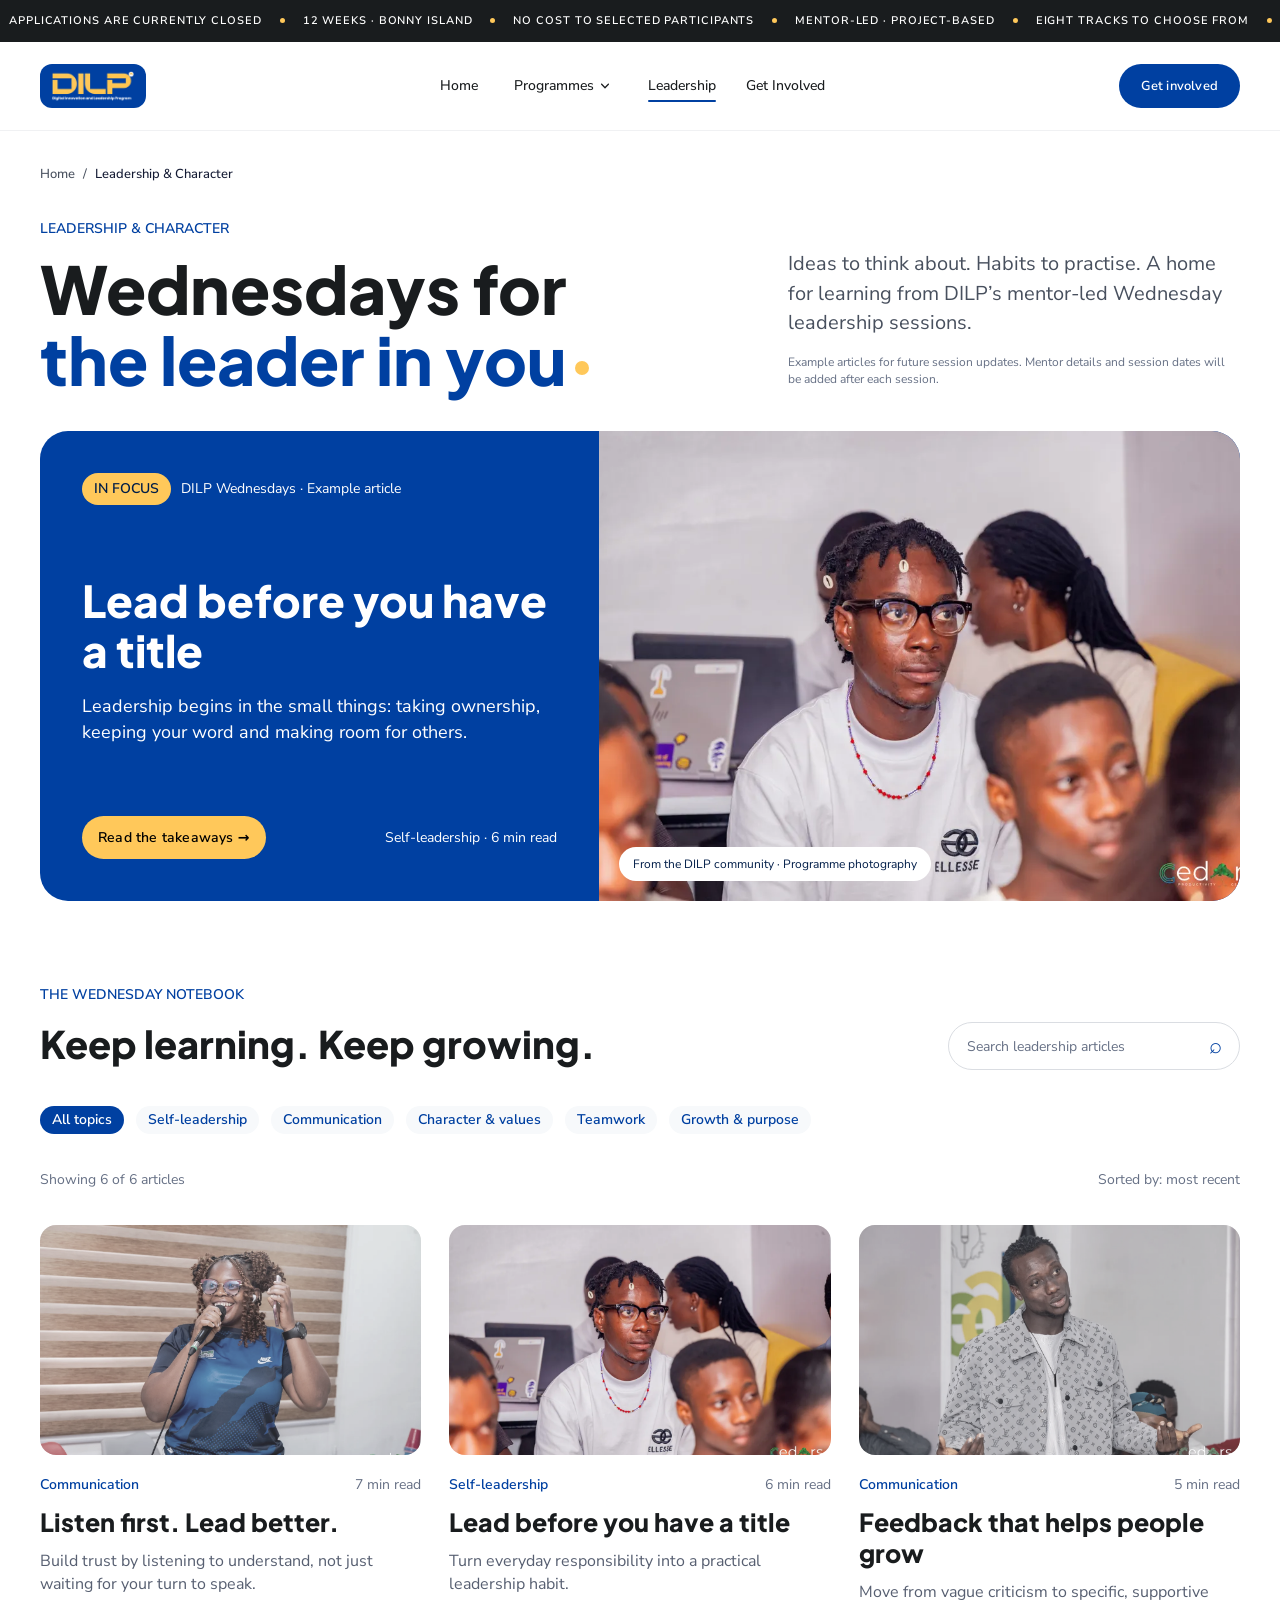
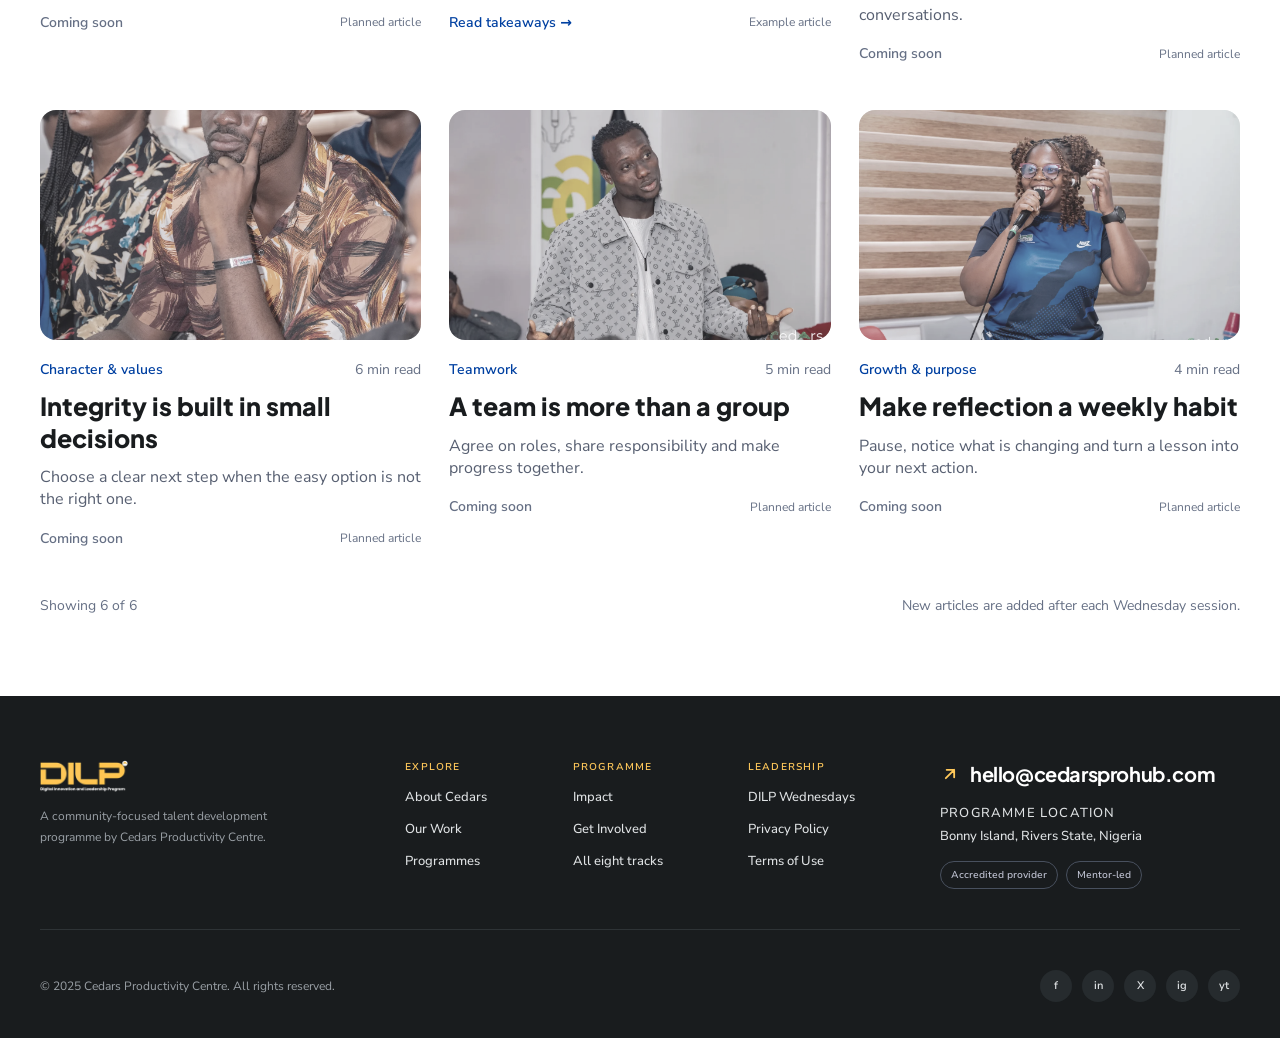
<file: articles/index.html>
<!DOCTYPE html>
<html lang="en">
<head>
<meta charset="utf-8">
<meta name="viewport" content="width=device-width, initial-scale=1">
<title>DILP Wednesdays — Leadership hub | Cedars Productivity Centre</title>
<meta name="description" content="Ideas to think about. Habits to practise. A home for learning from DILP’s mentor-led Wednesday leadership sessions.">
<meta name="theme-color" content="#0040a1">

<meta property="og:type" content="website">
<meta property="og:title" content="DILP Wednesdays — Leadership hub | Cedars Productivity Centre">
<meta property="og:description" content="Ideas to think about. Habits to practise. A home for learning from DILP’s mentor-led Wednesday leadership sessions.">
<meta property="og:image" content="../assets/img/article-feature.webp">

<link rel="preconnect" href="https://fonts.googleapis.com">
<link rel="preconnect" href="https://fonts.gstatic.com" crossorigin>
<link href="https://fonts.googleapis.com/css2?family=Plus+Jakarta+Sans:wght@600;700;800&family=Nunito+Sans:ital,wght@0,400;0,500;0,600;0,700;1,400&family=Poppins:wght@400;500;600&display=swap" rel="stylesheet">
<link rel="stylesheet" href="../styles.css">
</head>
<body>

<a class="skip-link" href="#main">Skip to content</a>

<div class="ticker" aria-label="Programme announcements">
  <div class="marquee" style="--marquee-duration: 42s" data-marquee>
    <div class="marquee__track" data-marquee-track>
      <p class="ticker__item">APPLICATIONS ARE CURRENTLY CLOSED <img class="ticker__dot" src="../assets/svg/ticker-dot.svg" alt="" aria-hidden="true"></p>
      <p class="ticker__item">12 WEEKS · BONNY ISLAND <img class="ticker__dot" src="../assets/svg/ticker-dot.svg" alt="" aria-hidden="true"></p>
      <p class="ticker__item">NO COST TO SELECTED PARTICIPANTS <img class="ticker__dot" src="../assets/svg/ticker-dot.svg" alt="" aria-hidden="true"></p>
      <p class="ticker__item">MENTOR-LED · PROJECT-BASED <img class="ticker__dot" src="../assets/svg/ticker-dot.svg" alt="" aria-hidden="true"></p>
      <p class="ticker__item">EIGHT TRACKS TO CHOOSE FROM <img class="ticker__dot" src="../assets/svg/ticker-dot.svg" alt="" aria-hidden="true"></p>
      <p class="ticker__item">DELIVERED BY CEDARS PRODUCTIVITY CENTRE <img class="ticker__dot" src="../assets/svg/ticker-dot.svg" alt="" aria-hidden="true"></p>
    </div>
  </div>
</div>

<header class="header" data-header>
  <div class="shell header__inner">
    <a class="logo" href="../index.html" aria-label="DILP — home">
      <span class="logo__plate">
        <img class="logo__img" src="../assets/img/dilp-logo.png" width="186" height="68" alt="DILP">
        <span class="logo__word" aria-hidden="true">DILP</span>
      </span>
    </a>

    <nav class="nav" aria-label="Primary">
      <a class="nav__link" href="../index.html">Home</a>
      <div class="nav__group" data-dropdown data-open="false">
        <button class="nav__link" type="button" aria-expanded="false" aria-haspopup="true" aria-controls="programmes-menu" data-dropdown-toggle>
          Programmes
          <img class="nav__chevron" src="../assets/svg/nav-chevron.svg" alt="" aria-hidden="true">
        </button>
        <div class="dropdown" id="programmes-menu" role="menu">
          <span class="dropdown__label">EIGHT TRACKS</span>
          <a role="menuitem" href="../tracks/cybersecurity.html">Cybersecurity &amp; Digital Safety</a>
          <a role="menuitem" href="../tracks/front-end-development.html">Front-End Development</a>
          <a role="menuitem" href="../tracks/back-end-development.html">Back-End Development</a>
          <a role="menuitem" href="../tracks/product-design.html">Product Design</a>
          <a role="menuitem" href="../tracks/graphic-design.html">Graphic Design</a>
          <a role="menuitem" href="../tracks/ai-and-automation.html">AI &amp; Automation</a>
          <a role="menuitem" href="../tracks/data-analytics.html">Data Analytics</a>
          <a role="menuitem" href="../tracks/social-media-marketing.html">Social Media Marketing</a>
        </div>
      </div>
      <a class="nav__link" href="../articles/index.html" aria-current="page">Leadership</a>
      <a class="nav__link" href="../get-involved.html">Get Involved</a>
    </nav>

    <div class="header__actions">
      <a class="btn btn--blue btn--nav" href="../get-involved.html">Get involved</a>
      <button class="burger" type="button" aria-expanded="false" aria-controls="mobile-nav" aria-label="Open menu" data-burger>
        <span></span>
      </button>
    </div>
  </div>

  <!-- Mobile menu mirrors the desktop nav exactly: the same four
       destinations, with Programmes expanding to the track list. -->
  <div class="mobile-nav" id="mobile-nav" data-open="false">
    <div class="shell">
      <ul data-accordion>
        <li><a href="../index.html">Home</a></li>
        <li class="mobile-nav__group" data-open="false">
          <button class="mobile-nav__toggle" type="button" aria-expanded="false" aria-controls="mobile-programmes" data-accordion-toggle>
            Programmes
            <span class="accordion__sign" aria-hidden="true">+</span>
          </button>
          <div class="accordion__panel" id="mobile-programmes" role="region" aria-label="Tracks">
            <div>
              <ul class="mobile-nav__sub">
                <li><a href="../tracks/cybersecurity.html">Cybersecurity &amp; Digital Safety</a></li>
            <li><a href="../tracks/front-end-development.html">Front-End Development</a></li>
            <li><a href="../tracks/back-end-development.html">Back-End Development</a></li>
            <li><a href="../tracks/product-design.html">Product Design</a></li>
            <li><a href="../tracks/graphic-design.html">Graphic Design</a></li>
            <li><a href="../tracks/ai-and-automation.html">AI &amp; Automation</a></li>
            <li><a href="../tracks/data-analytics.html">Data Analytics</a></li>
            <li><a href="../tracks/social-media-marketing.html">Social Media Marketing</a></li>
              </ul>
            </div>
          </div>
        </li>
        <li><a href="../articles/index.html">Leadership</a></li>
        <li><a href="../get-involved.html">Get Involved</a></li>
      </ul>
      <a class="btn btn--blue btn--lg" href="../get-involved.html">Get involved</a>
    </div>
  </div>
</header>

<main id="main">

  <section class="editorial">
    <div class="shell editorial__inner">
      <nav class="breadcrumb" aria-label="Breadcrumb">
        <a href="../index.html">Home</a>
        <span aria-hidden="true">/</span>
        <span aria-current="page">Leadership &amp; Character</span>
      </nav>

      <div class="masthead">
        <div class="masthead__title">
          <span class="editorial__label">LEADERSHIP &amp; CHARACTER</span>
          <h1>Wednesdays for<br><span class="accent">the leader in you</span><span class="masthead__dot" aria-hidden="true"></span></h1>
        </div>
        <div class="masthead__intro">
          <p>Ideas to think about. Habits to practise. A home for learning from DILP&rsquo;s mentor-led Wednesday leadership sessions.</p>
          <p class="masthead__note">Example articles for future session updates. Mentor details and session dates will be added after each session.</p>
        </div>
      </div>

      <article class="feature reveal">
        <div class="feature__story">
          <div class="feature__label">
            <span class="feature__badge">IN FOCUS</span>
            <span class="feature__series">DILP Wednesdays · Example article</span>
          </div>
          <div class="feature__copy">
            <h2><a class="card-link" href="lead-before-you-have-a-title.html">Lead before you have a title</a></h2>
            <p>Leadership begins in the small things: taking ownership, keeping your word and making room for others.</p>
          </div>
          <div class="feature__action">
            <a class="btn btn--yellow btn--feature" href="lead-before-you-have-a-title.html">Read the takeaways &rarr;</a>
            <span class="feature__meta">Self-leadership · 6 min read</span>
          </div>
        </div>
        <div class="feature__photo">
          <img src="../assets/img/article-feature.webp" alt="A DILP participant listening during a Wednesday leadership session." loading="lazy">
          <span class="feature__caption">From the DILP community · Programme photography</span>
        </div>
      </article>
    </div>
  </section>

  <section class="library">
    <div class="shell library__inner">
      <div class="library__head">
        <div class="library__heading">
          <span class="editorial__label">THE WEDNESDAY NOTEBOOK</span>
          <h2>Keep learning. Keep growing.</h2>
        </div>
        <label class="library__search">
          <span class="visually-hidden">Search leadership articles</span>
          <input type="search" placeholder="Search leadership articles" data-article-search>
          <span class="library__search-icon" aria-hidden="true">⌕</span>
        </label>
      </div>

      <div class="topics" role="group" aria-label="Browse by topic">
        <button class="topic is-active" type="button" data-topic="All topics">All topics</button>
        <button class="topic" type="button" data-topic="Self-leadership">Self-leadership</button>
        <button class="topic" type="button" data-topic="Communication">Communication</button>
        <button class="topic" type="button" data-topic="Character &amp; values">Character &amp; values</button>
        <button class="topic" type="button" data-topic="Teamwork">Teamwork</button>
        <button class="topic" type="button" data-topic="Growth &amp; purpose">Growth &amp; purpose</button>
      </div>

      <div class="library__status">
        <span data-article-count>Showing 6 of 6 articles</span>
        <span>Sorted by: most recent</span>
      </div>

      <div class="article-grid" data-article-grid>
        <article class="article-card article-card--soon reveal">
          <span class="article-card__media"><img src="../assets/img/article-card-a.webp" alt="A DILP facilitator leading a session in front of a whiteboard." loading="lazy"></span>
          <div class="article-card__body">
            <div class="article-card__meta">
              <span class="article-card__topic">Communication</span>
              <span class="article-card__time">7 min read</span>
            </div>
            <h3>Listen first. Lead better.</h3>
            <p>Build trust by listening to understand, not just waiting for your turn to speak.</p>
            <div class="article-card__foot">
              <span class="article-card__read article-card__read--soon">Coming soon</span>
              <span class="article-card__note">Planned article</span>
            </div>
          </div>
        </article>
        <article class="article-card reveal">
          <a class="article-card__media" href="lead-before-you-have-a-title.html"><img src="../assets/img/article-card-b.webp" alt="DILP participants working together during a session." loading="lazy"></a>
          <div class="article-card__body">
            <div class="article-card__meta">
              <span class="article-card__topic">Self-leadership</span>
              <span class="article-card__time">6 min read</span>
            </div>
            <h3><a class="card-link" href="lead-before-you-have-a-title.html">Lead before you have a title</a></h3>
            <p>Turn everyday responsibility into a practical leadership habit.</p>
            <div class="article-card__foot">
              <span class="article-card__read">Read takeaways &rarr;</span>
              <span class="article-card__note">Example article</span>
            </div>
          </div>
        </article>
        <article class="article-card article-card--soon reveal">
          <span class="article-card__media"><img src="../assets/img/article-card-c.webp" alt="A DILP participant speaking during a group discussion." loading="lazy"></span>
          <div class="article-card__body">
            <div class="article-card__meta">
              <span class="article-card__topic">Communication</span>
              <span class="article-card__time">5 min read</span>
            </div>
            <h3>Feedback that helps people grow</h3>
            <p>Move from vague criticism to specific, supportive conversations.</p>
            <div class="article-card__foot">
              <span class="article-card__read article-card__read--soon">Coming soon</span>
              <span class="article-card__note">Planned article</span>
            </div>
          </div>
        </article>
        <article class="article-card article-card--soon reveal">
          <span class="article-card__media"><img src="../assets/img/article-card-d.webp" alt="DILP participants listening during a leadership session." loading="lazy"></span>
          <div class="article-card__body">
            <div class="article-card__meta">
              <span class="article-card__topic">Character &amp; values</span>
              <span class="article-card__time">6 min read</span>
            </div>
            <h3>Integrity is built in small decisions</h3>
            <p>Choose a clear next step when the easy option is not the right one.</p>
            <div class="article-card__foot">
              <span class="article-card__read article-card__read--soon">Coming soon</span>
              <span class="article-card__note">Planned article</span>
            </div>
          </div>
        </article>
        <article class="article-card article-card--soon reveal">
          <span class="article-card__media"><img src="../assets/img/article-card-c.webp" alt="A DILP team working through a problem together." loading="lazy"></span>
          <div class="article-card__body">
            <div class="article-card__meta">
              <span class="article-card__topic">Teamwork</span>
              <span class="article-card__time">5 min read</span>
            </div>
            <h3>A team is more than a group</h3>
            <p>Agree on roles, share responsibility and make progress together.</p>
            <div class="article-card__foot">
              <span class="article-card__read article-card__read--soon">Coming soon</span>
              <span class="article-card__note">Planned article</span>
            </div>
          </div>
        </article>
        <article class="article-card article-card--soon reveal">
          <span class="article-card__media"><img src="../assets/img/article-card-a.webp" alt="A DILP participant reflecting during a Wednesday session." loading="lazy"></span>
          <div class="article-card__body">
            <div class="article-card__meta">
              <span class="article-card__topic">Growth &amp; purpose</span>
              <span class="article-card__time">4 min read</span>
            </div>
            <h3>Make reflection a weekly habit</h3>
            <p>Pause, notice what is changing and turn a lesson into your next action.</p>
            <div class="article-card__foot">
              <span class="article-card__read article-card__read--soon">Coming soon</span>
              <span class="article-card__note">Planned article</span>
            </div>
          </div>
        </article>
      </div>

      <p class="library__note" data-article-empty hidden>No articles match that search yet.</p>

      <div class="library__foot">
        <span>Showing 6 of 6</span>
        <span>New articles are added after each Wednesday session.</span>
      </div>
    </div>
  </section>
</main>

<footer class="footer">
  <div class="shell footer__inner">
    <div class="footer__top">
      <div class="footer__brand">
        <div class="logo">
          <span class="logo__plate">
            <img class="logo__img" src="../assets/img/dilp-logo.png" width="186" height="68" alt="DILP">
            <span class="logo__word" aria-hidden="true">DILP</span>
          </span>
        </div>
        <p>A community-focused talent development programme by Cedars Productivity Centre.</p>
      </div>

      <nav class="footer__col" aria-label="Explore">
        <span class="footer__label">EXPLORE</span>
        <a href="../index.html#why">About Cedars</a>
        <a href="../index.html#impact">Our Work</a>
        <a href="../index.html#tracks">Programmes</a>
      </nav>

      <nav class="footer__col" aria-label="Programme">
        <span class="footer__label">PROGRAMME</span>
        <a href="../index.html#impact">Impact</a>
        <a href="../get-involved.html">Get Involved</a>
        <a href="../index.html#tracks">All eight tracks</a>
      </nav>

      <nav class="footer__col" aria-label="Leadership">
        <span class="footer__label">LEADERSHIP</span>
        <a href="../articles/index.html">DILP Wednesdays</a>
        <a href="#">Privacy Policy</a>
        <a href="#">Terms of Use</a>
      </nav>

      <div class="footer__contact">
        <a class="footer__email" href="mailto:hello@cedarsprohub.com">
          <img src="../assets/svg/footer-arrow.svg" alt="" aria-hidden="true">
          <span>hello@cedarsprohub.com</span>
        </a>
        <div class="footer__location">
          <span class="footer__label">PROGRAMME LOCATION</span>
          <span>Bonny Island, Rivers State, Nigeria</span>
        </div>
        <div class="chips">
          <span class="chip-outline">Accredited provider</span>
          <span class="chip-outline">Mentor-led</span>
        </div>
      </div>
    </div>

    <div class="footer__divider"></div>

    <div class="footer__bottom">
      <p>© 2025 Cedars Productivity Centre. All rights reserved.</p>
      <div class="socials">
        <a href="#" aria-label="Facebook">f</a>
        <a href="#" aria-label="LinkedIn">in</a>
        <a href="#" aria-label="X">X</a>
        <a href="#" aria-label="Instagram">ig</a>
        <a href="#" aria-label="YouTube">yt</a>
      </div>
    </div>
  </div>
</footer>

<script src="../script.js"></script>
</body>
</html>
</file>
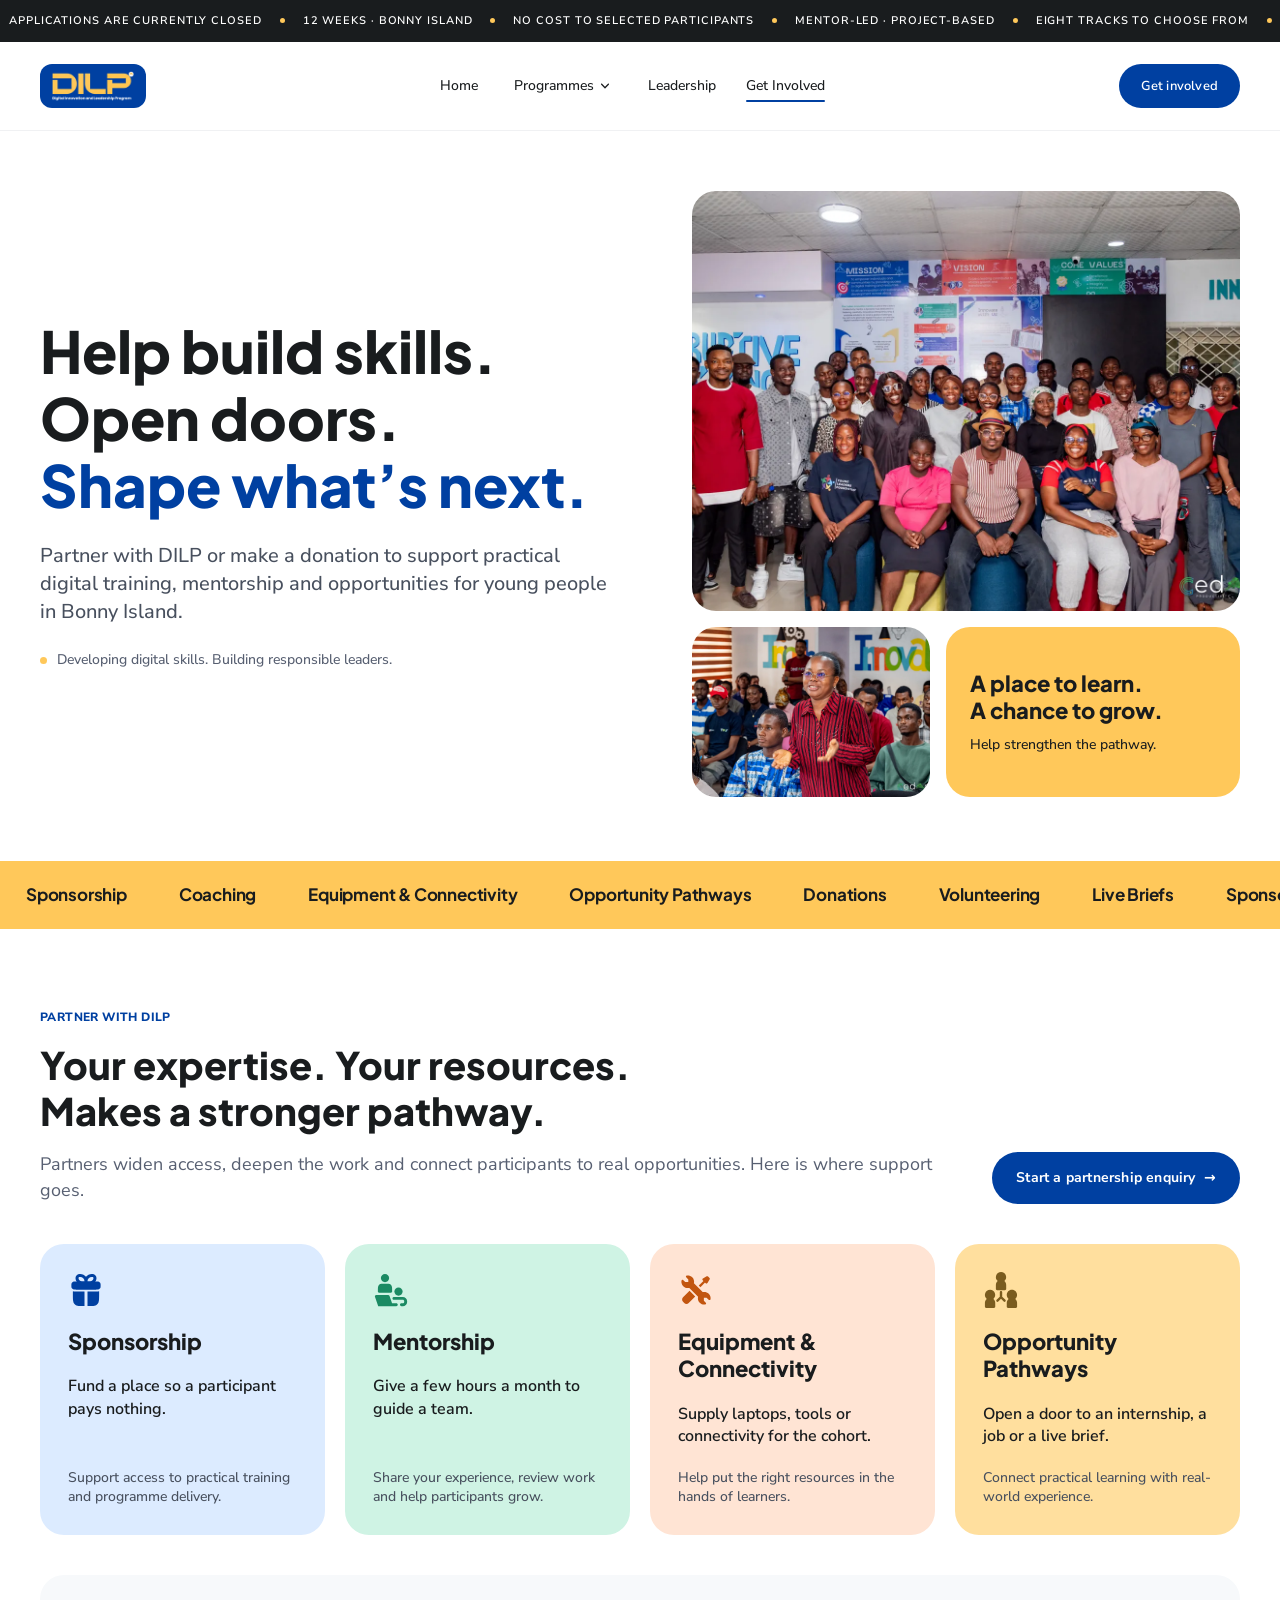
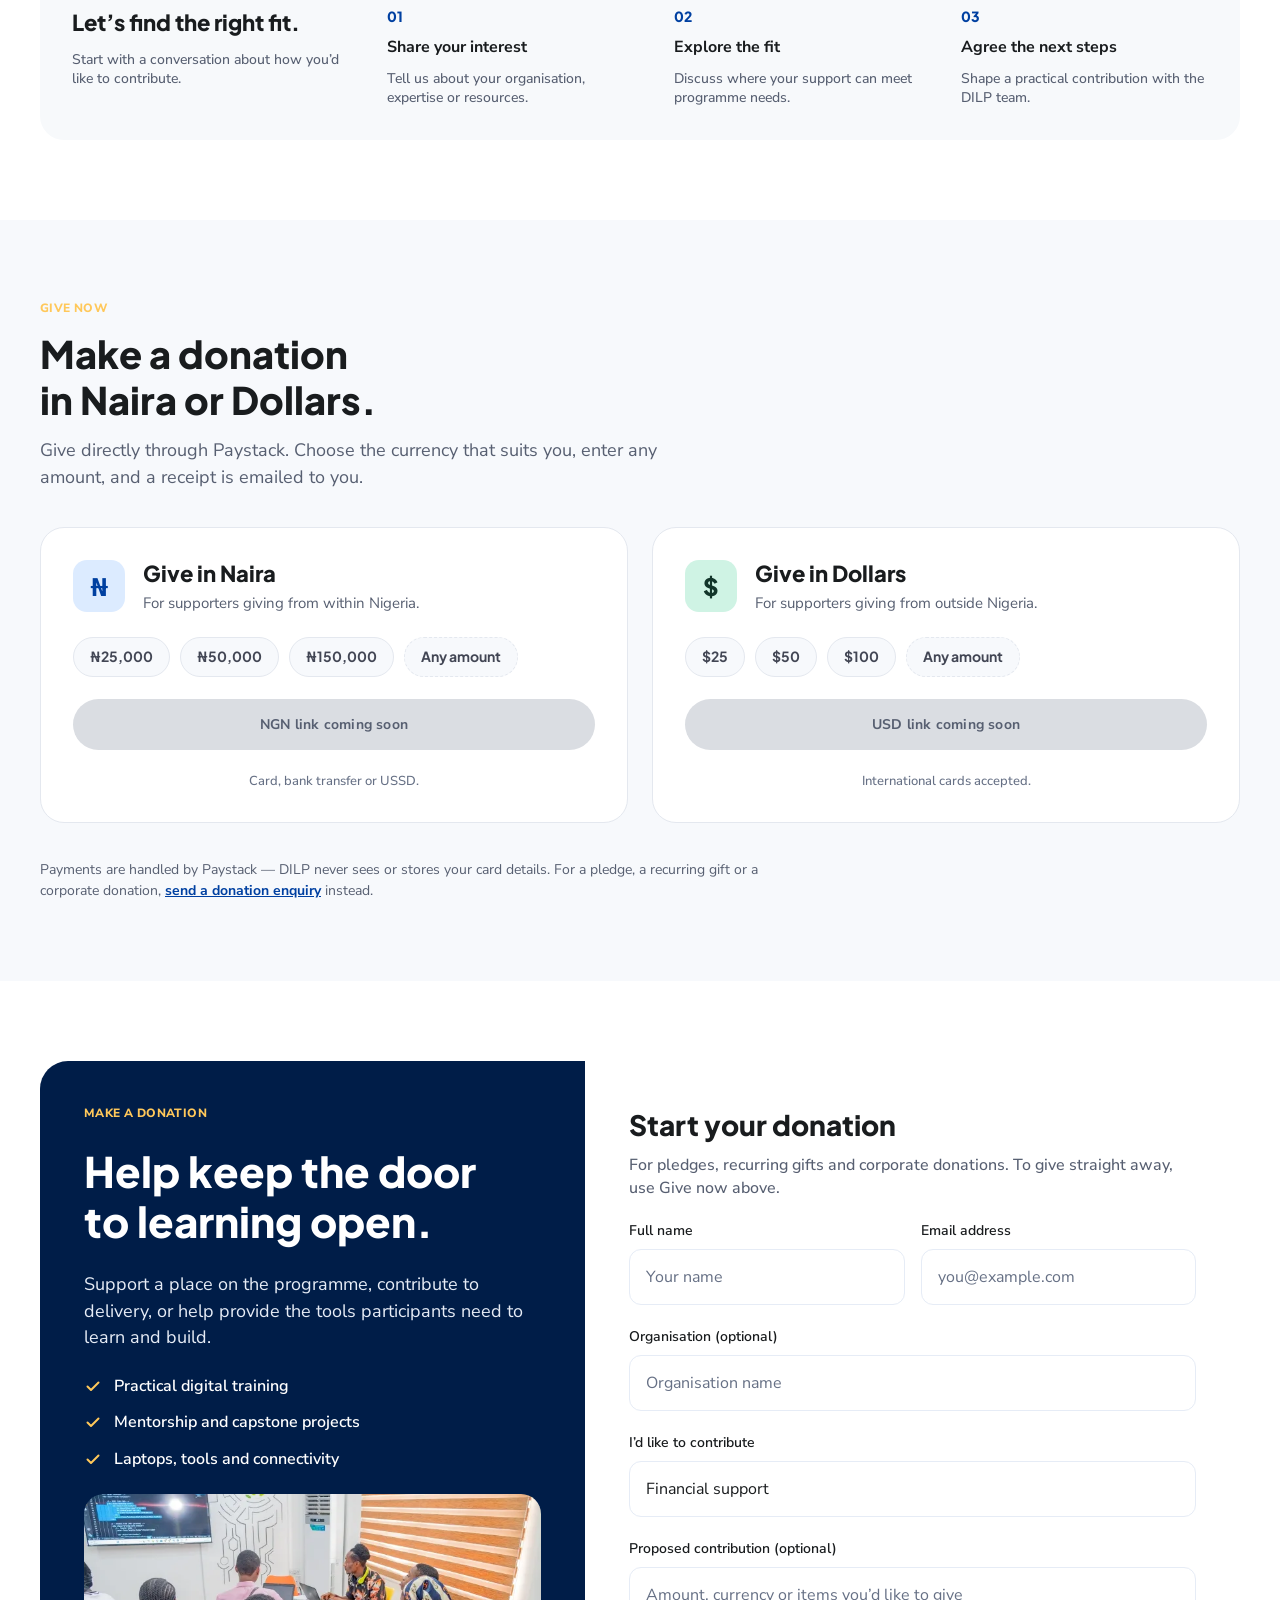
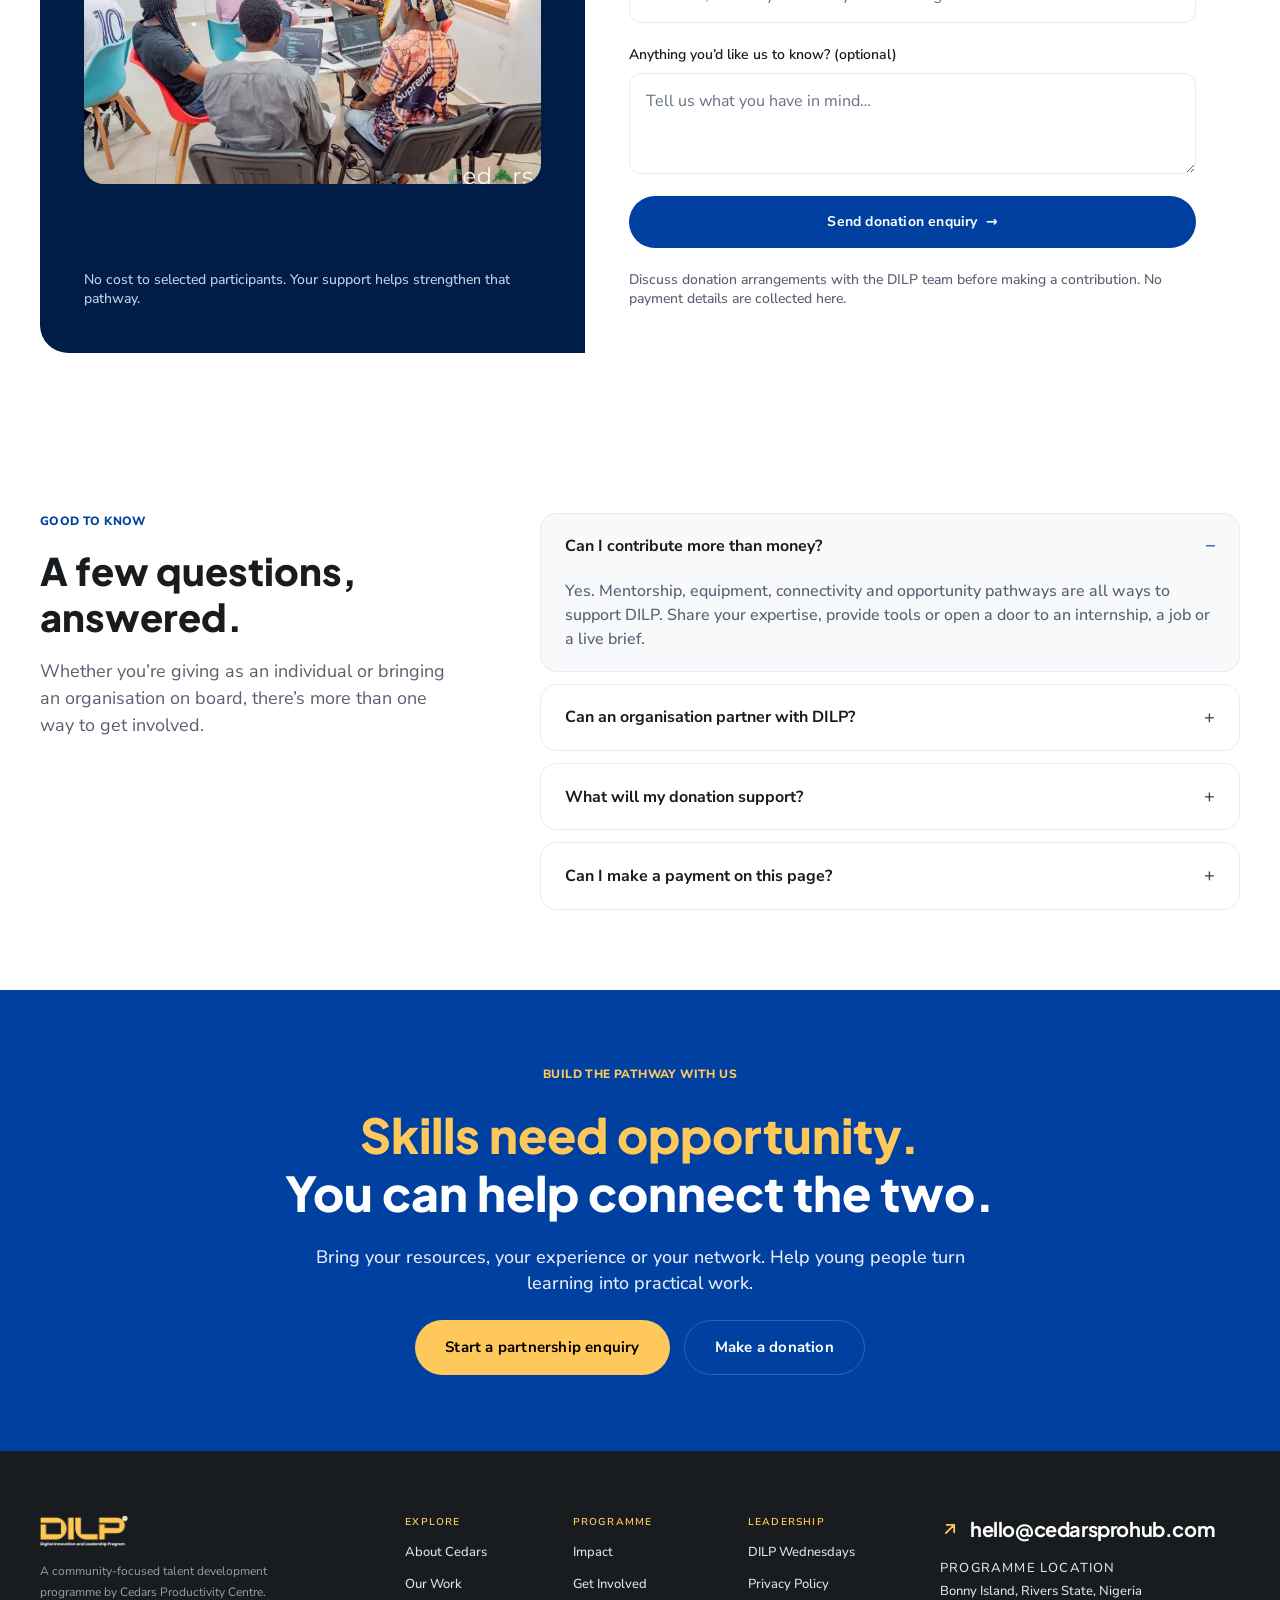
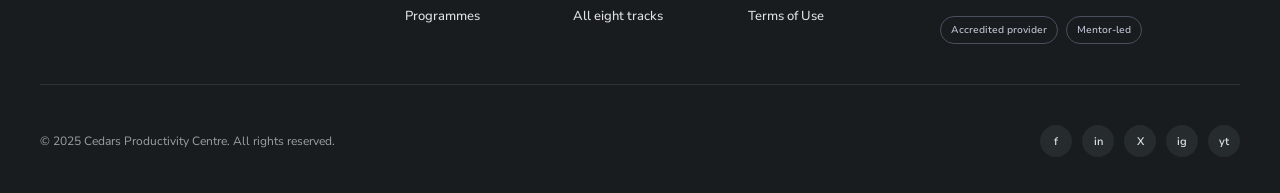
<file: get-involved.html>
<!DOCTYPE html>
<html lang="en">
<head>
<meta charset="utf-8">
<meta name="viewport" content="width=device-width, initial-scale=1">
<title>Get involved — DILP | Cedars Productivity Centre</title>
<meta name="description" content="Partner with DILP or make a donation to support practical digital training, mentorship and opportunities for young people in Bonny Island.">
<meta name="theme-color" content="#0040a1">

<meta property="og:type" content="website">
<meta property="og:title" content="Get involved — DILP | Cedars Productivity Centre">
<meta property="og:description" content="Partner with DILP or make a donation to support practical digital training, mentorship and opportunities for young people in Bonny Island.">
<meta property="og:image" content="assets/img/involved-hero.webp">

<link rel="preconnect" href="https://fonts.googleapis.com">
<link rel="preconnect" href="https://fonts.gstatic.com" crossorigin>
<link href="https://fonts.googleapis.com/css2?family=Plus+Jakarta+Sans:wght@600;700;800&family=Nunito+Sans:ital,wght@0,400;0,500;0,600;0,700;1,400&family=Poppins:wght@400;500;600&display=swap" rel="stylesheet">
<link rel="stylesheet" href="styles.css">
</head>
<body>

<a class="skip-link" href="#main">Skip to content</a>

<div class="ticker" aria-label="Programme announcements">
  <div class="marquee" style="--marquee-duration: 42s" data-marquee>
    <div class="marquee__track" data-marquee-track>
      <p class="ticker__item">APPLICATIONS ARE CURRENTLY CLOSED <img class="ticker__dot" src="assets/svg/ticker-dot.svg" alt="" aria-hidden="true"></p>
      <p class="ticker__item">12 WEEKS · BONNY ISLAND <img class="ticker__dot" src="assets/svg/ticker-dot.svg" alt="" aria-hidden="true"></p>
      <p class="ticker__item">NO COST TO SELECTED PARTICIPANTS <img class="ticker__dot" src="assets/svg/ticker-dot.svg" alt="" aria-hidden="true"></p>
      <p class="ticker__item">MENTOR-LED · PROJECT-BASED <img class="ticker__dot" src="assets/svg/ticker-dot.svg" alt="" aria-hidden="true"></p>
      <p class="ticker__item">EIGHT TRACKS TO CHOOSE FROM <img class="ticker__dot" src="assets/svg/ticker-dot.svg" alt="" aria-hidden="true"></p>
      <p class="ticker__item">DELIVERED BY CEDARS PRODUCTIVITY CENTRE <img class="ticker__dot" src="assets/svg/ticker-dot.svg" alt="" aria-hidden="true"></p>
    </div>
  </div>
</div>

<header class="header" data-header>
  <div class="shell header__inner">
    <a class="logo" href="index.html" aria-label="DILP — home">
      <span class="logo__plate">
        <img class="logo__img" src="assets/img/dilp-logo.png" width="186" height="68" alt="DILP">
        <span class="logo__word" aria-hidden="true">DILP</span>
      </span>
    </a>

    <nav class="nav" aria-label="Primary">
      <a class="nav__link" href="index.html">Home</a>
      <div class="nav__group" data-dropdown data-open="false">
        <button class="nav__link" type="button" aria-expanded="false" aria-haspopup="true" aria-controls="programmes-menu" data-dropdown-toggle>
          Programmes
          <img class="nav__chevron" src="assets/svg/nav-chevron.svg" alt="" aria-hidden="true">
        </button>
        <div class="dropdown" id="programmes-menu" role="menu">
          <span class="dropdown__label">EIGHT TRACKS</span>
          <a role="menuitem" href="tracks/cybersecurity.html">Cybersecurity &amp; Digital Safety</a>
          <a role="menuitem" href="tracks/front-end-development.html">Front-End Development</a>
          <a role="menuitem" href="tracks/back-end-development.html">Back-End Development</a>
          <a role="menuitem" href="tracks/product-design.html">Product Design</a>
          <a role="menuitem" href="tracks/graphic-design.html">Graphic Design</a>
          <a role="menuitem" href="tracks/ai-and-automation.html">AI &amp; Automation</a>
          <a role="menuitem" href="tracks/data-analytics.html">Data Analytics</a>
          <a role="menuitem" href="tracks/social-media-marketing.html">Social Media Marketing</a>
        </div>
      </div>
      <a class="nav__link" href="articles/index.html">Leadership</a>
      <a class="nav__link" href="get-involved.html" aria-current="page">Get Involved</a>
    </nav>

    <div class="header__actions">
      <a class="btn btn--blue btn--nav" href="get-involved.html">Get involved</a>
      <button class="burger" type="button" aria-expanded="false" aria-controls="mobile-nav" aria-label="Open menu" data-burger>
        <span></span>
      </button>
    </div>
  </div>

  <!-- Mobile menu mirrors the desktop nav exactly: the same four
       destinations, with Programmes expanding to the track list. -->
  <div class="mobile-nav" id="mobile-nav" data-open="false">
    <div class="shell">
      <ul data-accordion>
        <li><a href="index.html">Home</a></li>
        <li class="mobile-nav__group" data-open="false">
          <button class="mobile-nav__toggle" type="button" aria-expanded="false" aria-controls="mobile-programmes" data-accordion-toggle>
            Programmes
            <span class="accordion__sign" aria-hidden="true">+</span>
          </button>
          <div class="accordion__panel" id="mobile-programmes" role="region" aria-label="Tracks">
            <div>
              <ul class="mobile-nav__sub">
                <li><a href="tracks/cybersecurity.html">Cybersecurity &amp; Digital Safety</a></li>
            <li><a href="tracks/front-end-development.html">Front-End Development</a></li>
            <li><a href="tracks/back-end-development.html">Back-End Development</a></li>
            <li><a href="tracks/product-design.html">Product Design</a></li>
            <li><a href="tracks/graphic-design.html">Graphic Design</a></li>
            <li><a href="tracks/ai-and-automation.html">AI &amp; Automation</a></li>
            <li><a href="tracks/data-analytics.html">Data Analytics</a></li>
            <li><a href="tracks/social-media-marketing.html">Social Media Marketing</a></li>
              </ul>
            </div>
          </div>
        </li>
        <li><a href="articles/index.html">Leadership</a></li>
        <li><a href="get-involved.html">Get Involved</a></li>
      </ul>
      <a class="btn btn--blue btn--lg" href="get-involved.html">Get involved</a>
    </div>
  </div>
</header>

<main id="main">

  <section class="involved-hero">
    <div class="shell involved-hero__inner">
      <div class="involved-hero__copy">
        <h1>Help build skills.<br>Open doors.<br><span class="accent">Shape what&rsquo;s next.</span></h1>
        <p class="involved-hero__lede">Partner with DILP or make a donation to support practical digital training, mentorship and opportunities for young people in Bonny Island.</p>
        <p class="involved-hero__promise"><span class="dot" aria-hidden="true"></span>Developing digital skills. Building responsible leaders.</p>
      </div>

      <div class="involved-hero__media">
        <img class="involved-hero__main" src="assets/img/involved-hero.webp" alt="The DILP cohort together at the Cedars Productivity Centre." loading="lazy">
        <div class="involved-hero__row">
          <img src="assets/img/involved-participants.webp" alt="DILP participants during a session." loading="lazy">
          <div class="involved-hero__note">
            <p>A place to learn.<br>A chance to grow.</p>
            <span>Help strengthen the pathway.</span>
          </div>
        </div>
      </div>
    </div>
  </section>

  <div class="contribute-ribbon" aria-label="Ways to contribute">
    <div class="marquee" style="--marquee-duration: 38s" data-marquee>
      <div class="marquee__track" data-marquee-track>
        <p class="contribute-ribbon__item">Sponsorship</p>
        <p class="contribute-ribbon__item">Coaching</p>
        <p class="contribute-ribbon__item">Equipment &amp; Connectivity</p>
        <p class="contribute-ribbon__item">Opportunity Pathways</p>
        <p class="contribute-ribbon__item">Donations</p>
        <p class="contribute-ribbon__item">Volunteering</p>
        <p class="contribute-ribbon__item">Live Briefs</p>
      </div>
    </div>
  </div>

  <section class="partnerships" id="partnerships">
    <div class="shell partnerships__inner">
      <div class="partnerships__head">
        <div class="partnerships__intro reveal">
          <span class="section-label">PARTNER WITH DILP</span>
          <h2>Your expertise. Your resources.<br>Makes a stronger pathway.</h2>
          <p>Partners widen access, deepen the work and connect participants to real opportunities. Here is where support goes.</p>
        </div>
        <a class="btn btn--blue btn--enquiry reveal" href="mailto:partnerships@cedarsprohub.com?subject=Partnership%20enquiry%20%E2%80%94%20DILP">Start a partnership enquiry &nbsp;&rarr;</a>
      </div>

      <div class="partner-options">
        <article class="partner-option po--blue reveal">
          <img src="assets/svg/involved-gift.svg" alt="" aria-hidden="true">
          <h3>Sponsorship</h3>
          <p class="partner-option__summary">Fund a place so a participant pays nothing.</p>
          <p class="partner-option__detail">Support access to practical training and programme delivery.</p>
        </article>
        <article class="partner-option po--mint reveal">
          <img src="assets/svg/involved-mentor.svg" alt="" aria-hidden="true">
          <h3>Mentorship</h3>
          <p class="partner-option__summary">Give a few hours a month to guide a team.</p>
          <p class="partner-option__detail">Share your experience, review work and help participants grow.</p>
        </article>
        <article class="partner-option po--peach reveal">
          <img src="assets/svg/involved-tools.svg" alt="" aria-hidden="true">
          <h3>Equipment &amp; Connectivity</h3>
          <p class="partner-option__summary">Supply laptops, tools or connectivity for the cohort.</p>
          <p class="partner-option__detail">Help put the right resources in the hands of learners.</p>
        </article>
        <article class="partner-option po--amber reveal">
          <img src="assets/svg/involved-pathways.svg" alt="" aria-hidden="true">
          <h3>Opportunity Pathways</h3>
          <p class="partner-option__summary">Open a door to an internship, a job or a live brief.</p>
          <p class="partner-option__detail">Connect practical learning with real-world experience.</p>
        </article>
      </div>

      <div class="partner-process reveal">
        <div class="partner-process__intro">
          <h3>Let&rsquo;s find the right fit.</h3>
          <p>Start with a conversation about how you&rsquo;d like to contribute.</p>
        </div>
        <div class="partner-step">
          <span class="partner-step__num">01</span>
          <h4>Share your interest</h4>
          <p>Tell us about your organisation, expertise or resources.</p>
        </div>
        <div class="partner-step">
          <span class="partner-step__num">02</span>
          <h4>Explore the fit</h4>
          <p>Discuss where your support can meet programme needs.</p>
        </div>
        <div class="partner-step">
          <span class="partner-step__num">03</span>
          <h4>Agree the next steps</h4>
          <p>Shape a practical contribution with the DILP team.</p>
        </div>
      </div>
    </div>
  </section>

  
  <section class="give" id="give">
    <div class="shell give__inner">
      <div class="give__intro reveal">
        <span class="section-label section-label--amber">GIVE NOW</span>
        <h2>Make a donation<br>in Naira or Dollars.</h2>
        <p>Give directly through Paystack. Choose the currency that suits you, enter any amount, and a receipt is emailed to you.</p>
      </div>

      <div class="give__cards">
        <article class="give-card give-card--ngn reveal">
          <div class="give-card__head">
            <span class="give-card__symbol" aria-hidden="true">₦</span>
            <div>
              <h3>Give in Naira</h3>
              <p class="give-card__blurb">For supporters giving from within Nigeria.</p>
            </div>
          </div>
          <ul class="give-card__amounts">
            <li>₦25,000</li>
            <li>₦50,000</li>
            <li>₦150,000</li>
            <li class="give-card__amounts-any">Any amount</li>
          </ul>
          <span class="btn btn--blue btn--enquiry btn--block is-pending" role="link" aria-disabled="true">NGN link coming soon</span>
          <p class="give-card__note">Card, bank transfer or USSD.</p>
        </article>
        <article class="give-card give-card--usd reveal">
          <div class="give-card__head">
            <span class="give-card__symbol" aria-hidden="true">$</span>
            <div>
              <h3>Give in Dollars</h3>
              <p class="give-card__blurb">For supporters giving from outside Nigeria.</p>
            </div>
          </div>
          <ul class="give-card__amounts">
            <li>$25</li>
            <li>$50</li>
            <li>$100</li>
            <li class="give-card__amounts-any">Any amount</li>
          </ul>
          <span class="btn btn--blue btn--enquiry btn--block is-pending" role="link" aria-disabled="true">USD link coming soon</span>
          <p class="give-card__note">International cards accepted.</p>
        </article>
      </div>

      <p class="give__secure">Payments are handled by Paystack &mdash; DILP never sees or stores your card details. For a pledge, a recurring gift or a corporate donation, <a href="#donate">send a donation enquiry</a> instead.</p>
    </div>
  </section>

  <section class="donations" id="donate">
    <div class="shell donations__inner">
      <div class="donation-panel">
        <div class="why-give">
          <span class="section-label section-label--amber">MAKE A DONATION</span>
          <h2>Help keep the door<br>to learning open.</h2>
          <p class="why-give__lede">Support a place on the programme, contribute to delivery, or help provide the tools participants need to learn and build.</p>
          <ul class="why-give__list">
            <li><img src="assets/svg/icon-check.svg" alt="" aria-hidden="true">Practical digital training</li>
            <li><img src="assets/svg/icon-check.svg" alt="" aria-hidden="true">Mentorship and capstone projects</li>
            <li><img src="assets/svg/icon-check.svg" alt="" aria-hidden="true">Laptops, tools and connectivity</li>
          </ul>
          <img class="why-give__photo" src="assets/img/involved-at-work.webp" alt="DILP participants at work during a session." loading="lazy">
          <p class="why-give__note">No cost to selected participants. Your support helps strengthen that pathway.</p>
        </div>

        <form class="enquiry" data-donation-form>
          <div class="enquiry__intro">
            <h2>Start your donation</h2>
            <p>For pledges, recurring gifts and corporate donations. To give straight away, use <a href="#give">Give now</a> above.</p>
          </div>

          <div class="enquiry__row">
            <label class="enquiry__field">
              <span>Full name</span>
              <input type="text" name="name" placeholder="Your name" autocomplete="name" required>
            </label>
            <label class="enquiry__field">
              <span>Email address</span>
              <input type="email" name="email" placeholder="you@example.com" autocomplete="email" required>
            </label>
          </div>

          <label class="enquiry__field">
            <span>Organisation (optional)</span>
            <input type="text" name="organisation" placeholder="Organisation name" autocomplete="organization">
          </label>

          <label class="enquiry__field">
            <span>I&rsquo;d like to contribute</span>
            <select name="contribution" class="enquiry__select">
              <option>Financial support</option>
              <option>Equipment or connectivity</option>
              <option>Mentorship or coaching</option>
              <option>Opportunity pathways</option>
              <option>Something else</option>
            </select>
          </label>

          <label class="enquiry__field">
            <span>Proposed contribution (optional)</span>
            <input type="text" name="amount" placeholder="Amount, currency or items you&rsquo;d like to give">
          </label>

          <label class="enquiry__field">
            <span>Anything you&rsquo;d like us to know? (optional)</span>
            <textarea name="message" rows="3" placeholder="Tell us what you have in mind…"></textarea>
          </label>

          <button class="btn btn--blue btn--enquiry btn--block" type="submit">Send donation enquiry &nbsp;&rarr;</button>
          <p class="enquiry__note">Discuss donation arrangements with the DILP team before making a contribution. No payment details are collected here.</p>
        </form>
      </div>
    </div>
  </section>

  <section class="support-questions">
    <div class="shell support-questions__inner">
      <div class="support-questions__intro reveal">
        <span class="section-label">GOOD TO KNOW</span>
        <h2>A few questions,<br>answered.</h2>
        <p>Whether you&rsquo;re giving as an individual or bringing an organisation on board, there&rsquo;s more than one way to get involved.</p>
      </div>

      <div class="support-faq" data-accordion data-single="true">
        <div class="faq-item" data-open="true">
          <button class="accordion__head" type="button" aria-expanded="true" aria-controls="support-1" data-accordion-toggle>
            Can I contribute more than money?
            <span class="accordion__sign" aria-hidden="true">–</span>
          </button>
          <div class="accordion__panel" id="support-1" role="region">
            <div><p>Yes. Mentorship, equipment, connectivity and opportunity pathways are all ways to support DILP. Share your expertise, provide tools or open a door to an internship, a job or a live brief.</p></div>
          </div>
        </div>
        <div class="faq-item" data-open="false">
          <button class="accordion__head" type="button" aria-expanded="false" aria-controls="support-2" data-accordion-toggle>
            Can an organisation partner with DILP?
            <span class="accordion__sign" aria-hidden="true">+</span>
          </button>
          <div class="accordion__panel" id="support-2" role="region">
            <div><p>Yes. Start a partnership enquiry to discuss sponsorship, mentorship, equipment or opportunities that fit your organisation and the programme’s needs.</p></div>
          </div>
        </div>
        <div class="faq-item" data-open="false">
          <button class="accordion__head" type="button" aria-expanded="false" aria-controls="support-3" data-accordion-toggle>
            What will my donation support?
            <span class="accordion__sign" aria-hidden="true">+</span>
          </button>
          <div class="accordion__panel" id="support-3" role="region">
            <div><p>Support can go towards sponsored places, programme delivery, laptops, tools and connectivity. Discuss your intended contribution with the DILP team.</p></div>
          </div>
        </div>
        <div class="faq-item" data-open="false">
          <button class="accordion__head" type="button" aria-expanded="false" aria-controls="support-4" data-accordion-toggle>
            Can I make a payment on this page?
            <span class="accordion__sign" aria-hidden="true">+</span>
          </button>
          <div class="accordion__panel" id="support-4" role="region">
            <div><p>Yes. The Give now section takes card payments through Paystack in either Naira or Dollars, and emails you a receipt. The enquiry form below it is for pledges, recurring gifts and corporate donations, where the arrangement is agreed with the DILP team first.</p></div>
          </div>
        </div>
      </div>
    </div>
  </section>

  <section class="invitation">
    <div class="shell invitation__inner">
      <span class="section-label section-label--amber">BUILD THE PATHWAY WITH US</span>
      <h2><span class="accent">Skills need opportunity.</span><br>You can help connect the two.</h2>
      <p>Bring your resources, your experience or your network. Help young people turn learning into practical work.</p>
      <div class="invitation__ctas">
        <a class="btn btn--yellow btn--track" href="mailto:partnerships@cedarsprohub.com?subject=Partnership%20enquiry%20%E2%80%94%20DILP">Start a partnership enquiry</a>
        <a class="btn btn--ghost-blue btn--track" href="#give">Make a donation</a>
      </div>
    </div>
  </section>
</main>

<footer class="footer">
  <div class="shell footer__inner">
    <div class="footer__top">
      <div class="footer__brand">
        <div class="logo">
          <span class="logo__plate">
            <img class="logo__img" src="assets/img/dilp-logo.png" width="186" height="68" alt="DILP">
            <span class="logo__word" aria-hidden="true">DILP</span>
          </span>
        </div>
        <p>A community-focused talent development programme by Cedars Productivity Centre.</p>
      </div>

      <nav class="footer__col" aria-label="Explore">
        <span class="footer__label">EXPLORE</span>
        <a href="index.html#why">About Cedars</a>
        <a href="index.html#impact">Our Work</a>
        <a href="index.html#tracks">Programmes</a>
      </nav>

      <nav class="footer__col" aria-label="Programme">
        <span class="footer__label">PROGRAMME</span>
        <a href="index.html#impact">Impact</a>
        <a href="get-involved.html">Get Involved</a>
        <a href="index.html#tracks">All eight tracks</a>
      </nav>

      <nav class="footer__col" aria-label="Leadership">
        <span class="footer__label">LEADERSHIP</span>
        <a href="articles/index.html">DILP Wednesdays</a>
        <a href="#">Privacy Policy</a>
        <a href="#">Terms of Use</a>
      </nav>

      <div class="footer__contact">
        <a class="footer__email" href="mailto:hello@cedarsprohub.com">
          <img src="assets/svg/footer-arrow.svg" alt="" aria-hidden="true">
          <span>hello@cedarsprohub.com</span>
        </a>
        <div class="footer__location">
          <span class="footer__label">PROGRAMME LOCATION</span>
          <span>Bonny Island, Rivers State, Nigeria</span>
        </div>
        <div class="chips">
          <span class="chip-outline">Accredited provider</span>
          <span class="chip-outline">Mentor-led</span>
        </div>
      </div>
    </div>

    <div class="footer__divider"></div>

    <div class="footer__bottom">
      <p>© 2025 Cedars Productivity Centre. All rights reserved.</p>
      <div class="socials">
        <a href="#" aria-label="Facebook">f</a>
        <a href="#" aria-label="LinkedIn">in</a>
        <a href="#" aria-label="X">X</a>
        <a href="#" aria-label="Instagram">ig</a>
        <a href="#" aria-label="YouTube">yt</a>
      </div>
    </div>
  </div>
</footer>

<script src="script.js"></script>
</body>
</html>
</file>
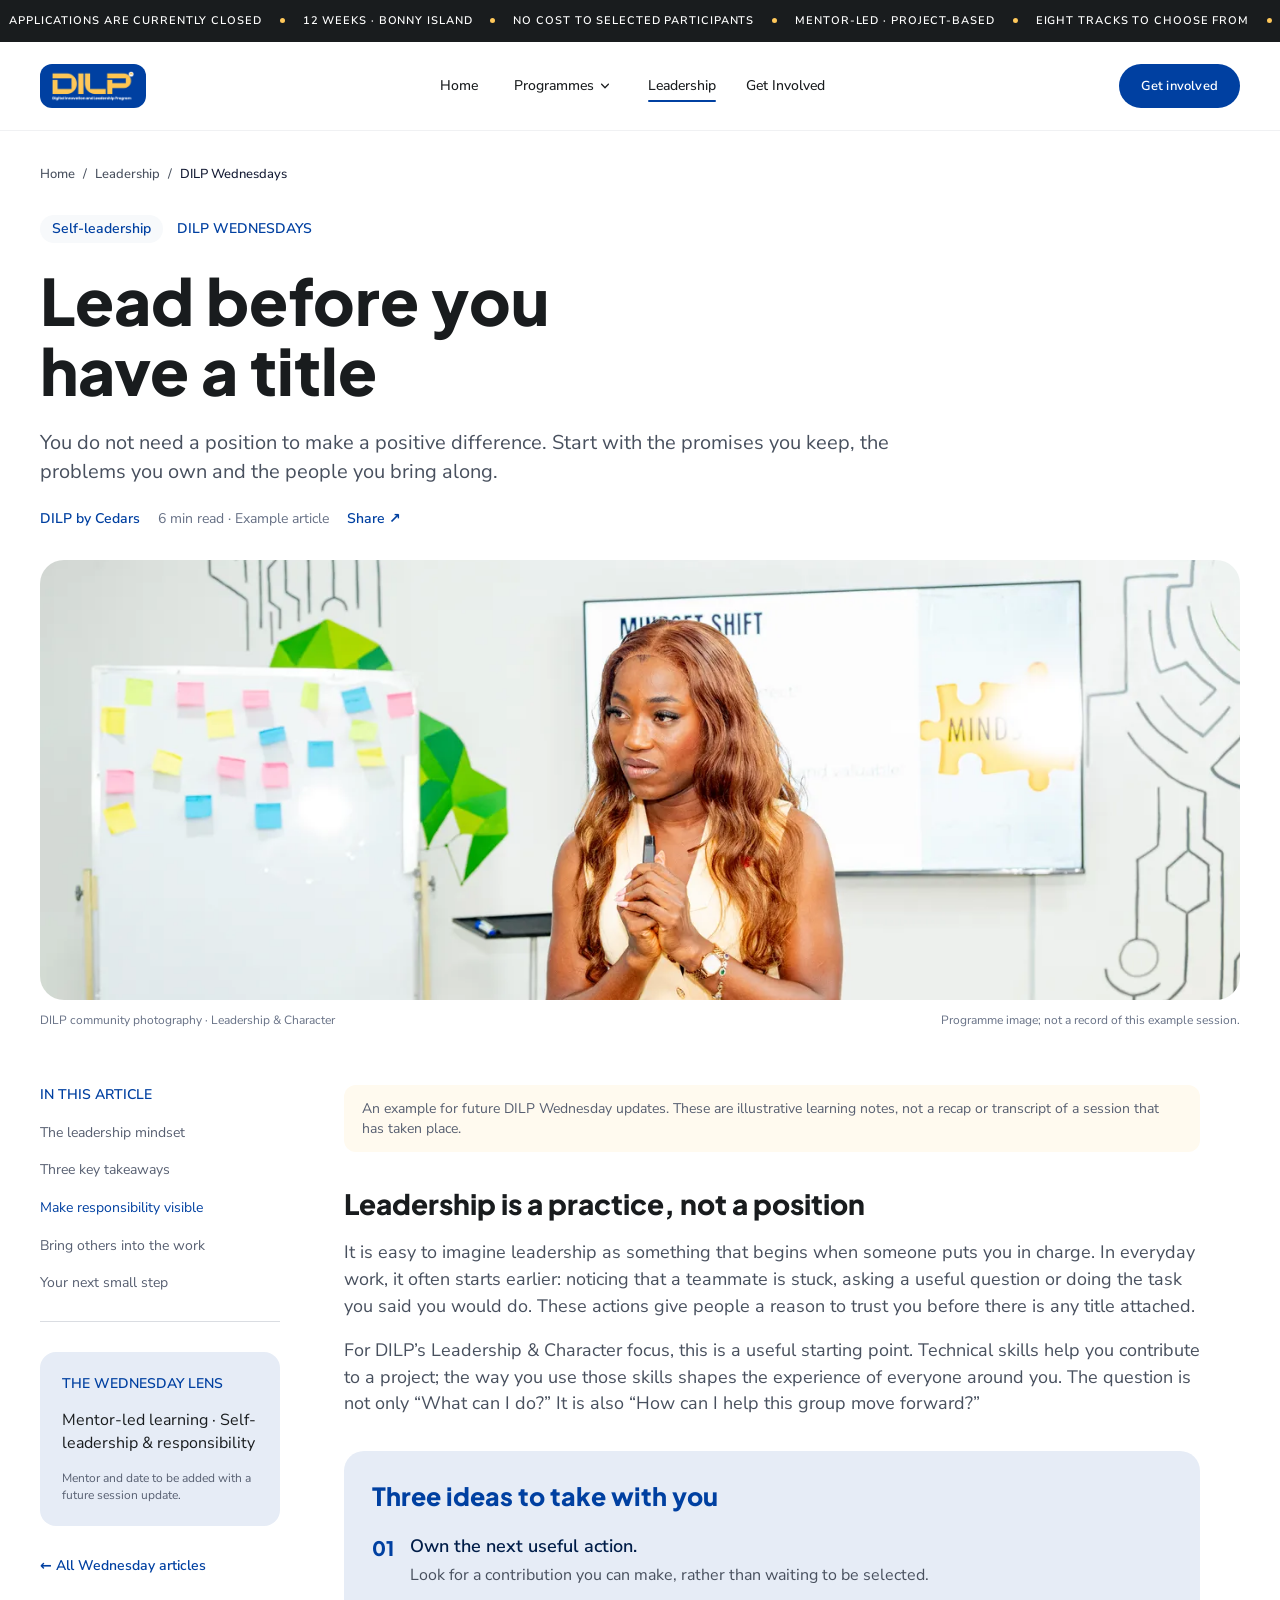
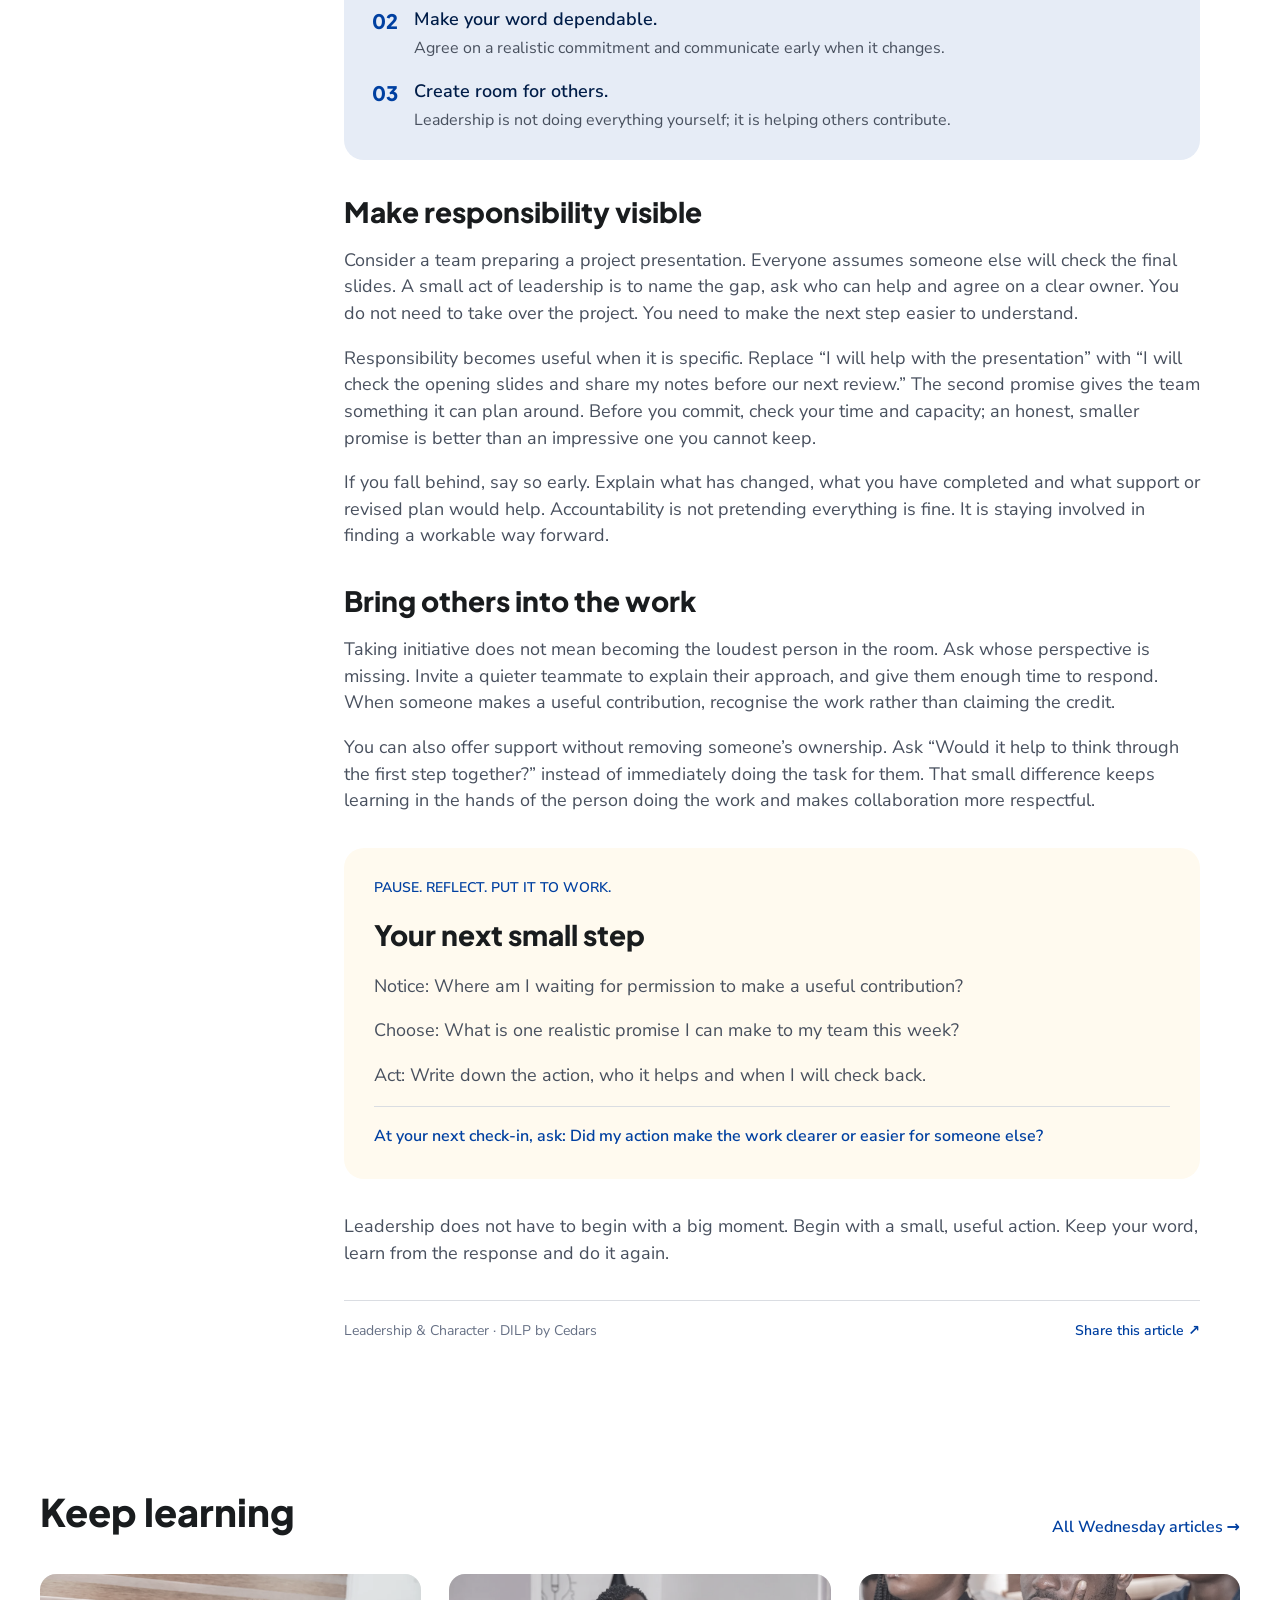
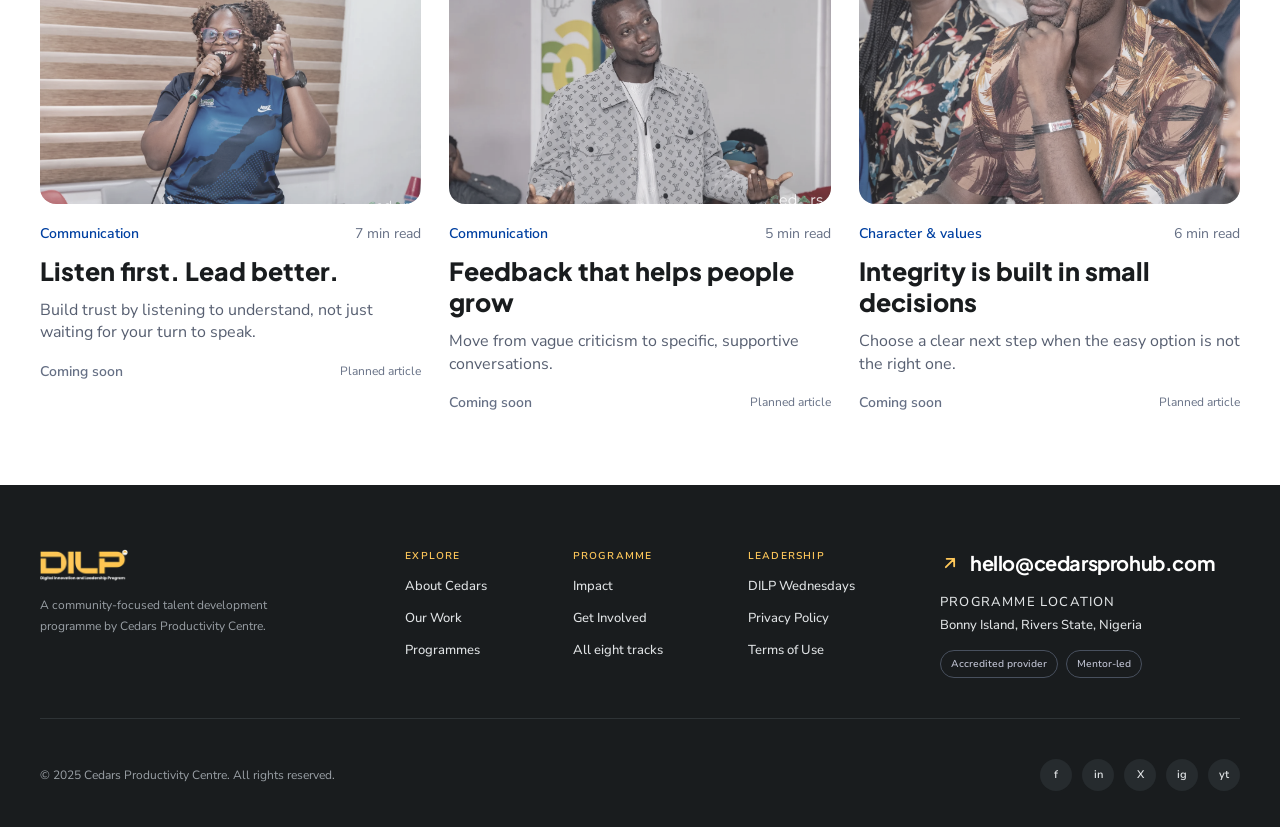
<file: articles/lead-before-you-have-a-title.html>
<!DOCTYPE html>
<html lang="en">
<head>
<meta charset="utf-8">
<meta name="viewport" content="width=device-width, initial-scale=1">
<title>Lead before you have a title — DILP Wednesdays</title>
<meta name="description" content="You do not need a position to make a positive difference. Start with the promises you keep, the problems you own and the people you bring along.">
<meta name="theme-color" content="#0040a1">

<meta property="og:type" content="website">
<meta property="og:title" content="Lead before you have a title — DILP Wednesdays">
<meta property="og:description" content="You do not need a position to make a positive difference. Start with the promises you keep, the problems you own and the people you bring along.">
<meta property="og:image" content="../assets/img/article-hero.webp">

<link rel="preconnect" href="https://fonts.googleapis.com">
<link rel="preconnect" href="https://fonts.gstatic.com" crossorigin>
<link href="https://fonts.googleapis.com/css2?family=Plus+Jakarta+Sans:wght@600;700;800&family=Nunito+Sans:ital,wght@0,400;0,500;0,600;0,700;1,400&family=Poppins:wght@400;500;600&display=swap" rel="stylesheet">
<link rel="stylesheet" href="../styles.css">
</head>
<body>

<a class="skip-link" href="#main">Skip to content</a>

<div class="ticker" aria-label="Programme announcements">
  <div class="marquee" style="--marquee-duration: 42s" data-marquee>
    <div class="marquee__track" data-marquee-track>
      <p class="ticker__item">APPLICATIONS ARE CURRENTLY CLOSED <img class="ticker__dot" src="../assets/svg/ticker-dot.svg" alt="" aria-hidden="true"></p>
      <p class="ticker__item">12 WEEKS · BONNY ISLAND <img class="ticker__dot" src="../assets/svg/ticker-dot.svg" alt="" aria-hidden="true"></p>
      <p class="ticker__item">NO COST TO SELECTED PARTICIPANTS <img class="ticker__dot" src="../assets/svg/ticker-dot.svg" alt="" aria-hidden="true"></p>
      <p class="ticker__item">MENTOR-LED · PROJECT-BASED <img class="ticker__dot" src="../assets/svg/ticker-dot.svg" alt="" aria-hidden="true"></p>
      <p class="ticker__item">EIGHT TRACKS TO CHOOSE FROM <img class="ticker__dot" src="../assets/svg/ticker-dot.svg" alt="" aria-hidden="true"></p>
      <p class="ticker__item">DELIVERED BY CEDARS PRODUCTIVITY CENTRE <img class="ticker__dot" src="../assets/svg/ticker-dot.svg" alt="" aria-hidden="true"></p>
    </div>
  </div>
</div>

<header class="header" data-header>
  <div class="shell header__inner">
    <a class="logo" href="../index.html" aria-label="DILP — home">
      <span class="logo__plate">
        <img class="logo__img" src="../assets/img/dilp-logo.png" width="186" height="68" alt="DILP">
        <span class="logo__word" aria-hidden="true">DILP</span>
      </span>
    </a>

    <nav class="nav" aria-label="Primary">
      <a class="nav__link" href="../index.html">Home</a>
      <div class="nav__group" data-dropdown data-open="false">
        <button class="nav__link" type="button" aria-expanded="false" aria-haspopup="true" aria-controls="programmes-menu" data-dropdown-toggle>
          Programmes
          <img class="nav__chevron" src="../assets/svg/nav-chevron.svg" alt="" aria-hidden="true">
        </button>
        <div class="dropdown" id="programmes-menu" role="menu">
          <span class="dropdown__label">EIGHT TRACKS</span>
          <a role="menuitem" href="../tracks/cybersecurity.html">Cybersecurity &amp; Digital Safety</a>
          <a role="menuitem" href="../tracks/front-end-development.html">Front-End Development</a>
          <a role="menuitem" href="../tracks/back-end-development.html">Back-End Development</a>
          <a role="menuitem" href="../tracks/product-design.html">Product Design</a>
          <a role="menuitem" href="../tracks/graphic-design.html">Graphic Design</a>
          <a role="menuitem" href="../tracks/ai-and-automation.html">AI &amp; Automation</a>
          <a role="menuitem" href="../tracks/data-analytics.html">Data Analytics</a>
          <a role="menuitem" href="../tracks/social-media-marketing.html">Social Media Marketing</a>
        </div>
      </div>
      <a class="nav__link" href="../articles/index.html" aria-current="page">Leadership</a>
      <a class="nav__link" href="../get-involved.html">Get Involved</a>
    </nav>

    <div class="header__actions">
      <a class="btn btn--blue btn--nav" href="../get-involved.html">Get involved</a>
      <button class="burger" type="button" aria-expanded="false" aria-controls="mobile-nav" aria-label="Open menu" data-burger>
        <span></span>
      </button>
    </div>
  </div>

  <!-- Mobile menu mirrors the desktop nav exactly: the same four
       destinations, with Programmes expanding to the track list. -->
  <div class="mobile-nav" id="mobile-nav" data-open="false">
    <div class="shell">
      <ul data-accordion>
        <li><a href="../index.html">Home</a></li>
        <li class="mobile-nav__group" data-open="false">
          <button class="mobile-nav__toggle" type="button" aria-expanded="false" aria-controls="mobile-programmes" data-accordion-toggle>
            Programmes
            <span class="accordion__sign" aria-hidden="true">+</span>
          </button>
          <div class="accordion__panel" id="mobile-programmes" role="region" aria-label="Tracks">
            <div>
              <ul class="mobile-nav__sub">
                <li><a href="../tracks/cybersecurity.html">Cybersecurity &amp; Digital Safety</a></li>
            <li><a href="../tracks/front-end-development.html">Front-End Development</a></li>
            <li><a href="../tracks/back-end-development.html">Back-End Development</a></li>
            <li><a href="../tracks/product-design.html">Product Design</a></li>
            <li><a href="../tracks/graphic-design.html">Graphic Design</a></li>
            <li><a href="../tracks/ai-and-automation.html">AI &amp; Automation</a></li>
            <li><a href="../tracks/data-analytics.html">Data Analytics</a></li>
            <li><a href="../tracks/social-media-marketing.html">Social Media Marketing</a></li>
              </ul>
            </div>
          </div>
        </li>
        <li><a href="../articles/index.html">Leadership</a></li>
        <li><a href="../get-involved.html">Get Involved</a></li>
      </ul>
      <a class="btn btn--blue btn--lg" href="../get-involved.html">Get involved</a>
    </div>
  </div>
</header>

<main id="main">

  <section class="article-intro">
    <div class="shell article-intro__inner">
      <nav class="breadcrumb" aria-label="Breadcrumb">
        <a href="../index.html">Home</a>
        <span aria-hidden="true">/</span>
        <a href="index.html">Leadership</a>
        <span aria-hidden="true">/</span>
        <span aria-current="page">DILP Wednesdays</span>
      </nav>

      <div class="article-intro__headline">
        <div class="article-intro__labels">
          <span class="topic topic--static">Self-leadership</span>
          <span class="editorial__label">DILP WEDNESDAYS</span>
        </div>
        <h1>Lead before you<br>have a title</h1>
        <p class="article-intro__standfirst">You do not need a position to make a positive difference. Start with the promises you keep, the problems you own and the people you bring along.</p>
        <div class="article-intro__meta">
          <span class="article-intro__byline">DILP by Cedars</span>
          <span>6 min read · Example article</span>
          <a href="#main">Share ↗</a>
        </div>
      </div>

      <figure class="article-intro__figure">
        <img src="../assets/img/article-hero.webp" alt="A DILP participant speaking during a Wednesday leadership session.">
        <figcaption>
          <span>DILP community photography · Leadership &amp; Character</span>
          <span>Programme image; not a record of this example session.</span>
        </figcaption>
      </figure>
    </div>
  </section>

  <section class="reading">
    <div class="shell reading__inner">
      <aside class="reading__aside">
        <nav class="contents" aria-label="In this article">
          <span class="editorial__label">IN THIS ARTICLE</span>
          <a href="#leadership-mindset" class="is-current">The leadership mindset</a>
          <a href="#key-takeaways">Three key takeaways</a>
          <a href="#responsibility">Make responsibility visible</a>
          <a href="#bring-others">Bring others into the work</a>
          <a href="#next-step">Your next small step</a>
        </nav>

        <div class="lens">
          <span class="editorial__label">THE WEDNESDAY LENS</span>
          <p class="lens__format">Mentor-led learning · Self-leadership &amp; responsibility</p>
          <p class="lens__note">Mentor and date to be added with a future session update.</p>
        </div>

        <a class="reading__back" href="index.html">← All Wednesday articles</a>
      </aside>

      <div class="prose">
        <p class="disclosure">An example for future DILP Wednesday updates. These are illustrative learning notes, not a recap or transcript of a session that has taken place.</p>

        <section class="prose__section" id="leadership-mindset">
          <h2>Leadership is a practice, not a position</h2>
          <p>It is easy to imagine leadership as something that begins when someone puts you in charge. In everyday work, it often starts earlier: noticing that a teammate is stuck, asking a useful question or doing the task you said you would do. These actions give people a reason to trust you before there is any title attached.</p>
          <p>For DILP’s Leadership &amp; Character focus, this is a useful starting point. Technical skills help you contribute to a project; the way you use those skills shapes the experience of everyone around you. The question is not only “What can I do?” It is also “How can I help this group move forward?”</p>
        </section>

        <div class="takeaways" id="key-takeaways">
          <h2>Three ideas to take with you</h2>
          <div class="takeaway">
            <span class="takeaway__num">01</span>
            <div>
              <p class="takeaway__principle">Own the next useful action.</p>
              <p class="takeaway__explanation">Look for a contribution you can make, rather than waiting to be selected.</p>
            </div>
          </div>
          <div class="takeaway">
            <span class="takeaway__num">02</span>
            <div>
              <p class="takeaway__principle">Make your word dependable.</p>
              <p class="takeaway__explanation">Agree on a realistic commitment and communicate early when it changes.</p>
            </div>
          </div>
          <div class="takeaway">
            <span class="takeaway__num">03</span>
            <div>
              <p class="takeaway__principle">Create room for others.</p>
              <p class="takeaway__explanation">Leadership is not doing everything yourself; it is helping others contribute.</p>
            </div>
          </div>
        </div>

        <section class="prose__section" id="responsibility">
          <h2>Make responsibility visible</h2>
          <p>Consider a team preparing a project presentation. Everyone assumes someone else will check the final slides. A small act of leadership is to name the gap, ask who can help and agree on a clear owner. You do not need to take over the project. You need to make the next step easier to understand.</p>
          <p>Responsibility becomes useful when it is specific. Replace “I will help with the presentation” with “I will check the opening slides and share my notes before our next review.” The second promise gives the team something it can plan around. Before you commit, check your time and capacity; an honest, smaller promise is better than an impressive one you cannot keep.</p>
          <p>If you fall behind, say so early. Explain what has changed, what you have completed and what support or revised plan would help. Accountability is not pretending everything is fine. It is staying involved in finding a workable way forward.</p>
        </section>

        <section class="prose__section" id="bring-others">
          <h2>Bring others into the work</h2>
          <p>Taking initiative does not mean becoming the loudest person in the room. Ask whose perspective is missing. Invite a quieter teammate to explain their approach, and give them enough time to respond. When someone makes a useful contribution, recognise the work rather than claiming the credit.</p>
          <p>You can also offer support without removing someone’s ownership. Ask “Would it help to think through the first step together?” instead of immediately doing the task for them. That small difference keeps learning in the hands of the person doing the work and makes collaboration more respectful.</p>
        </section>

        <div class="reflection" id="next-step">
          <span class="editorial__label">PAUSE. REFLECT. PUT IT TO WORK.</span>
          <h2>Your next small step</h2>
          <p>Notice: Where am I waiting for permission to make a useful contribution?</p>
          <p>Choose: What is one realistic promise I can make to my team this week?</p>
          <p>Act: Write down the action, who it helps and when I will check back.</p>
          <hr>
          <p class="reflection__follow">At your next check-in, ask: Did my action make the work clearer or easier for someone else?</p>
        </div>

        <p class="prose__closing">Leadership does not have to begin with a big moment. Begin with a small, useful action. Keep your word, learn from the response and do it again.</p>

        <div class="prose__foot">
          <span>Leadership &amp; Character · DILP by Cedars</span>
          <a href="#main">Share this article ↗</a>
        </div>
      </div>
    </div>
  </section>

  <section class="library library--related">
    <div class="shell library__inner">
      <div class="library__head">
        <h2 class="related__heading">Keep learning</h2>
        <a class="related__all" href="index.html">All Wednesday articles &rarr;</a>
      </div>
      <div class="article-grid">
        <article class="article-card article-card--soon reveal">
          <span class="article-card__media"><img src="../assets/img/article-card-a.webp" alt="A DILP facilitator leading a session in front of a whiteboard." loading="lazy"></span>
          <div class="article-card__body">
            <div class="article-card__meta">
              <span class="article-card__topic">Communication</span>
              <span class="article-card__time">7 min read</span>
            </div>
            <h3>Listen first. Lead better.</h3>
            <p>Build trust by listening to understand, not just waiting for your turn to speak.</p>
            <div class="article-card__foot">
              <span class="article-card__read article-card__read--soon">Coming soon</span>
              <span class="article-card__note">Planned article</span>
            </div>
          </div>
        </article>
        <article class="article-card article-card--soon reveal">
          <span class="article-card__media"><img src="../assets/img/article-card-c.webp" alt="A DILP participant speaking during a group discussion." loading="lazy"></span>
          <div class="article-card__body">
            <div class="article-card__meta">
              <span class="article-card__topic">Communication</span>
              <span class="article-card__time">5 min read</span>
            </div>
            <h3>Feedback that helps people grow</h3>
            <p>Move from vague criticism to specific, supportive conversations.</p>
            <div class="article-card__foot">
              <span class="article-card__read article-card__read--soon">Coming soon</span>
              <span class="article-card__note">Planned article</span>
            </div>
          </div>
        </article>
        <article class="article-card article-card--soon reveal">
          <span class="article-card__media"><img src="../assets/img/article-card-d.webp" alt="DILP participants listening during a leadership session." loading="lazy"></span>
          <div class="article-card__body">
            <div class="article-card__meta">
              <span class="article-card__topic">Character &amp; values</span>
              <span class="article-card__time">6 min read</span>
            </div>
            <h3>Integrity is built in small decisions</h3>
            <p>Choose a clear next step when the easy option is not the right one.</p>
            <div class="article-card__foot">
              <span class="article-card__read article-card__read--soon">Coming soon</span>
              <span class="article-card__note">Planned article</span>
            </div>
          </div>
        </article>
      </div>
    </div>
  </section>
</main>

<footer class="footer">
  <div class="shell footer__inner">
    <div class="footer__top">
      <div class="footer__brand">
        <div class="logo">
          <span class="logo__plate">
            <img class="logo__img" src="../assets/img/dilp-logo.png" width="186" height="68" alt="DILP">
            <span class="logo__word" aria-hidden="true">DILP</span>
          </span>
        </div>
        <p>A community-focused talent development programme by Cedars Productivity Centre.</p>
      </div>

      <nav class="footer__col" aria-label="Explore">
        <span class="footer__label">EXPLORE</span>
        <a href="../index.html#why">About Cedars</a>
        <a href="../index.html#impact">Our Work</a>
        <a href="../index.html#tracks">Programmes</a>
      </nav>

      <nav class="footer__col" aria-label="Programme">
        <span class="footer__label">PROGRAMME</span>
        <a href="../index.html#impact">Impact</a>
        <a href="../get-involved.html">Get Involved</a>
        <a href="../index.html#tracks">All eight tracks</a>
      </nav>

      <nav class="footer__col" aria-label="Leadership">
        <span class="footer__label">LEADERSHIP</span>
        <a href="../articles/index.html">DILP Wednesdays</a>
        <a href="#">Privacy Policy</a>
        <a href="#">Terms of Use</a>
      </nav>

      <div class="footer__contact">
        <a class="footer__email" href="mailto:hello@cedarsprohub.com">
          <img src="../assets/svg/footer-arrow.svg" alt="" aria-hidden="true">
          <span>hello@cedarsprohub.com</span>
        </a>
        <div class="footer__location">
          <span class="footer__label">PROGRAMME LOCATION</span>
          <span>Bonny Island, Rivers State, Nigeria</span>
        </div>
        <div class="chips">
          <span class="chip-outline">Accredited provider</span>
          <span class="chip-outline">Mentor-led</span>
        </div>
      </div>
    </div>

    <div class="footer__divider"></div>

    <div class="footer__bottom">
      <p>© 2025 Cedars Productivity Centre. All rights reserved.</p>
      <div class="socials">
        <a href="#" aria-label="Facebook">f</a>
        <a href="#" aria-label="LinkedIn">in</a>
        <a href="#" aria-label="X">X</a>
        <a href="#" aria-label="Instagram">ig</a>
        <a href="#" aria-label="YouTube">yt</a>
      </div>
    </div>
  </div>
</footer>

<script src="../script.js"></script>
</body>
</html>
</file>
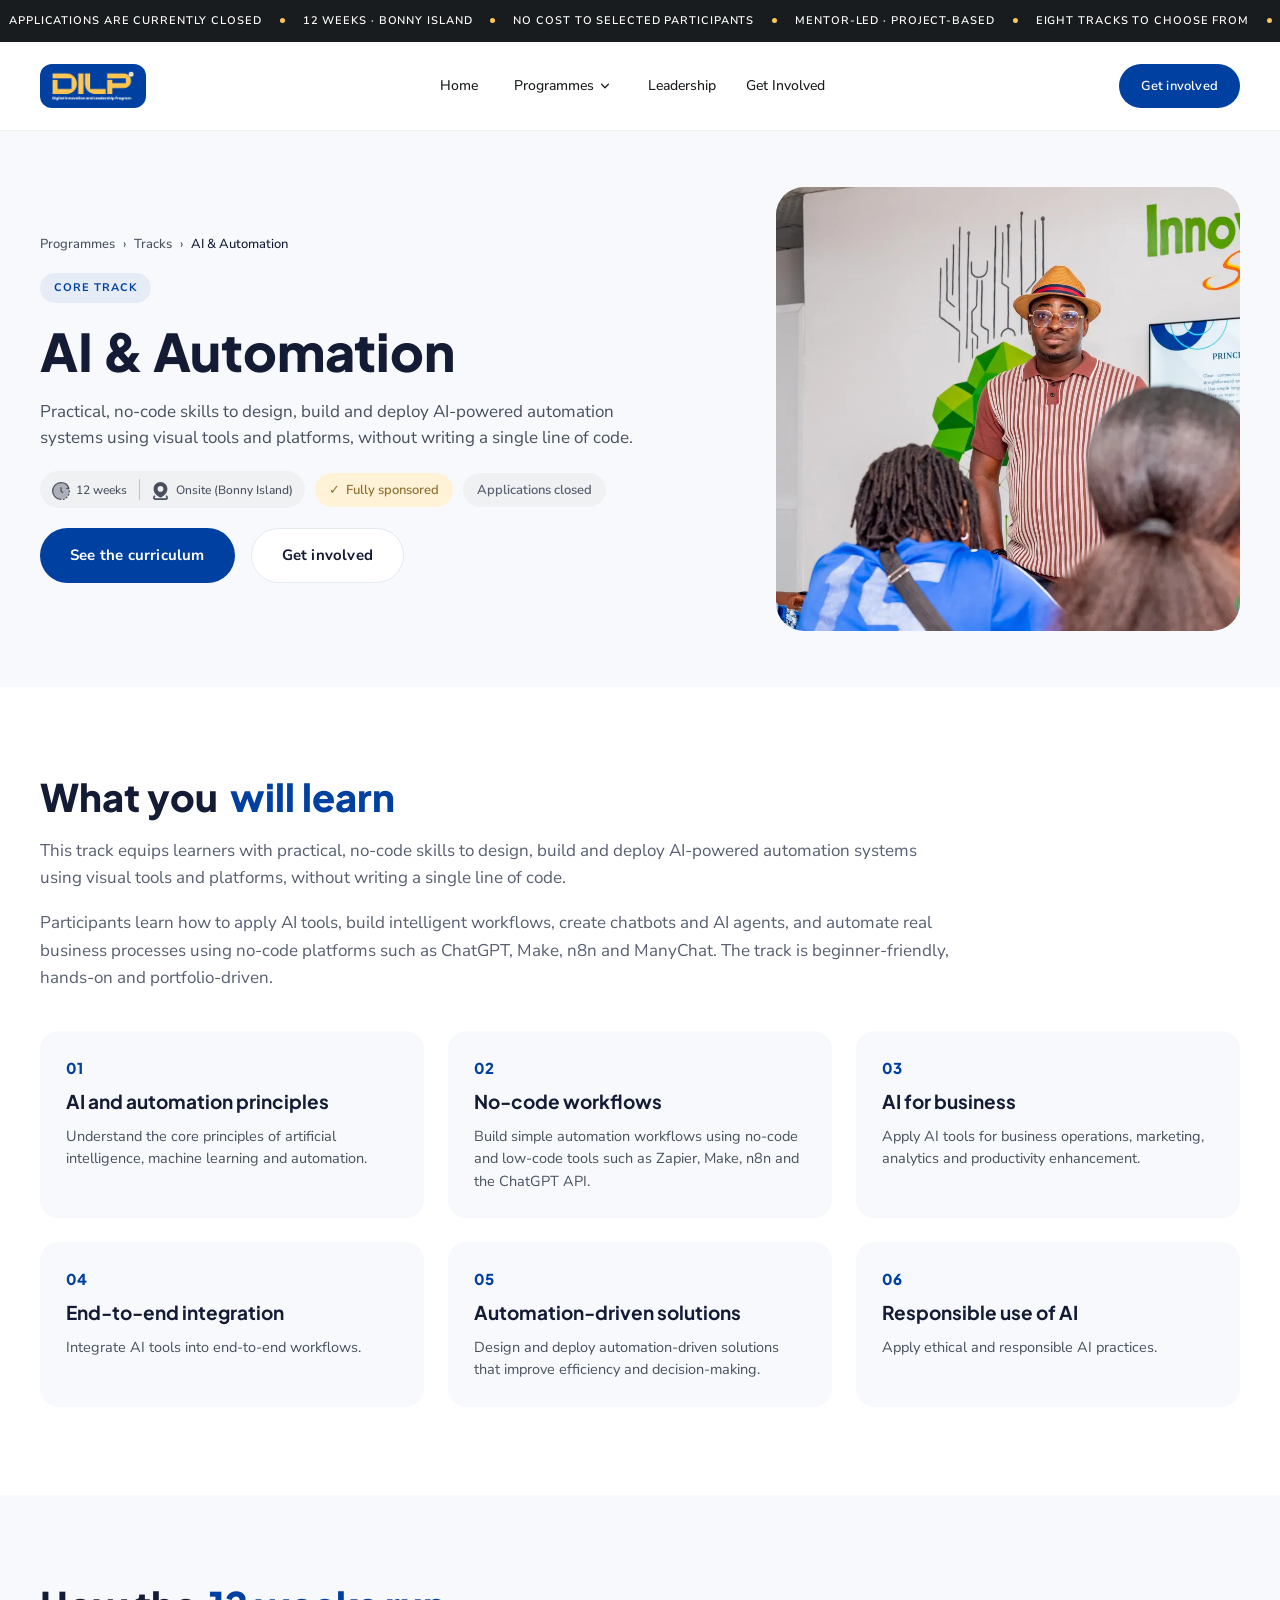
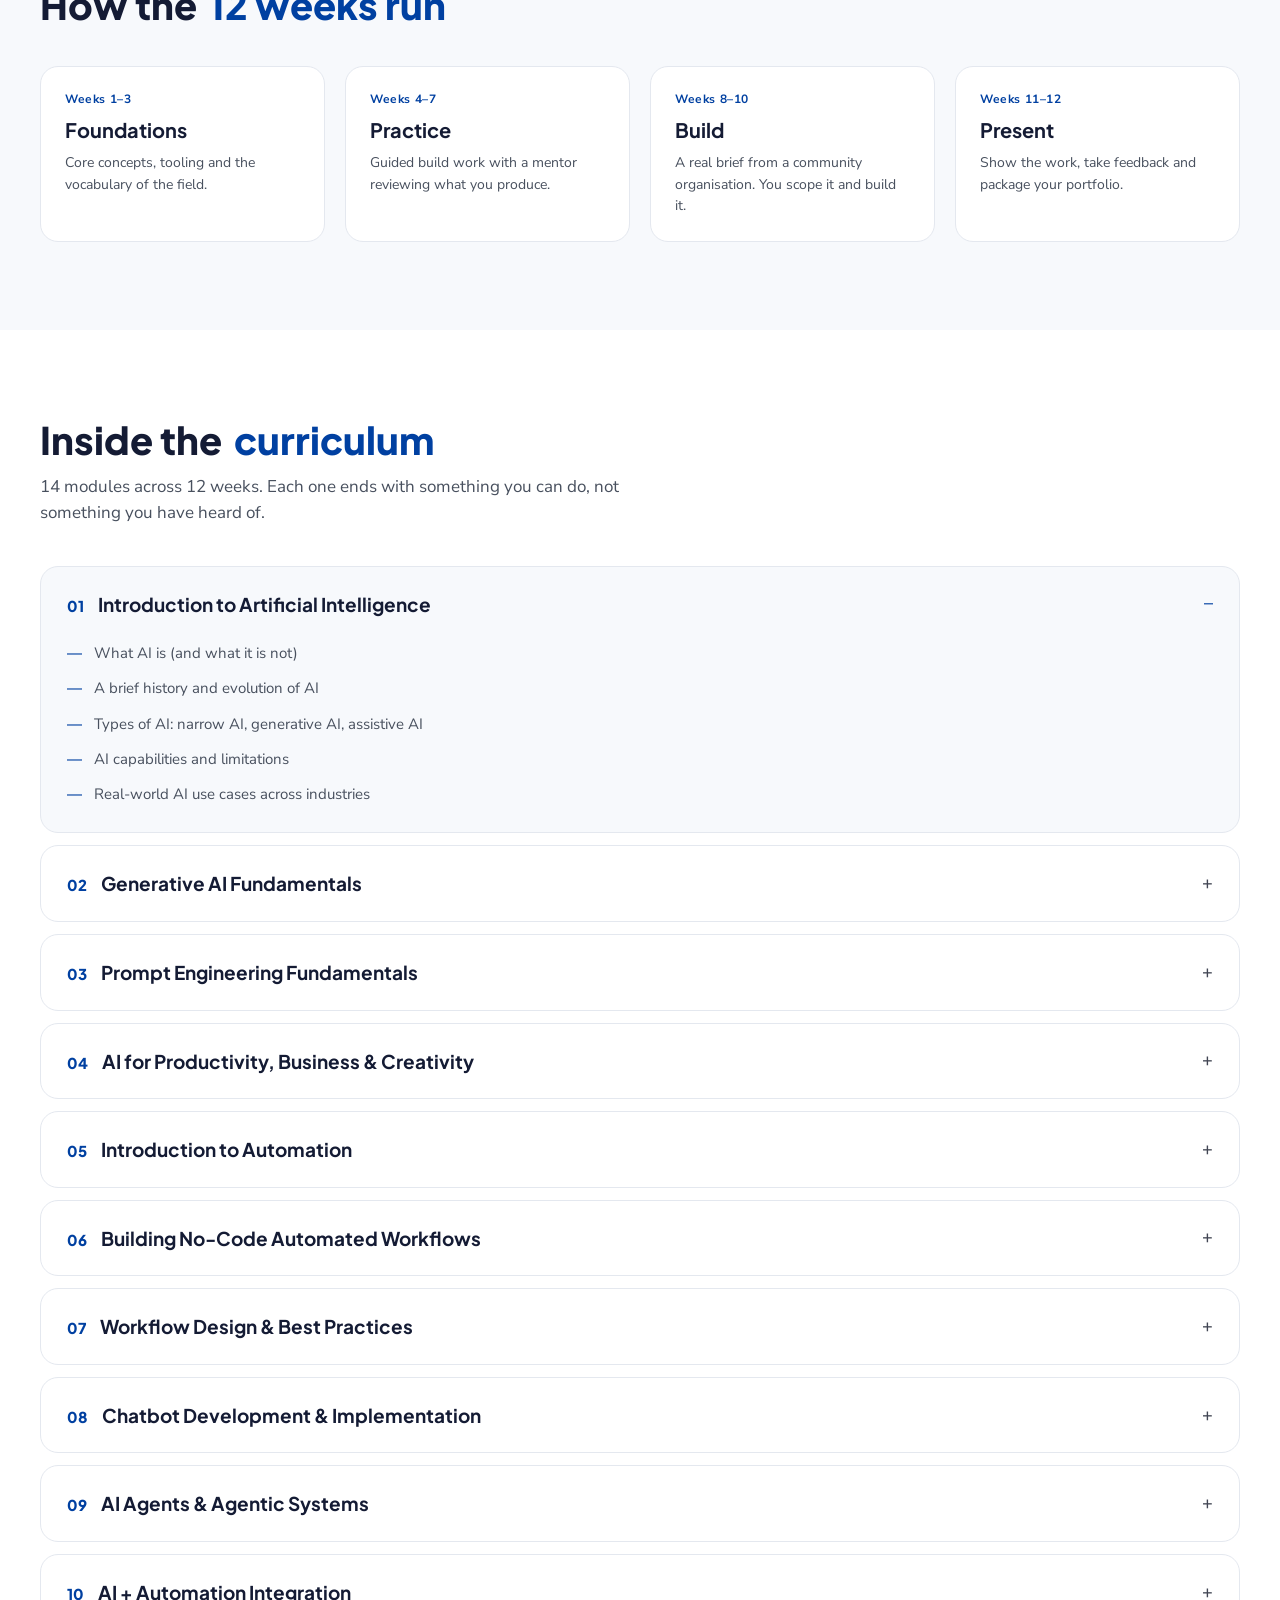
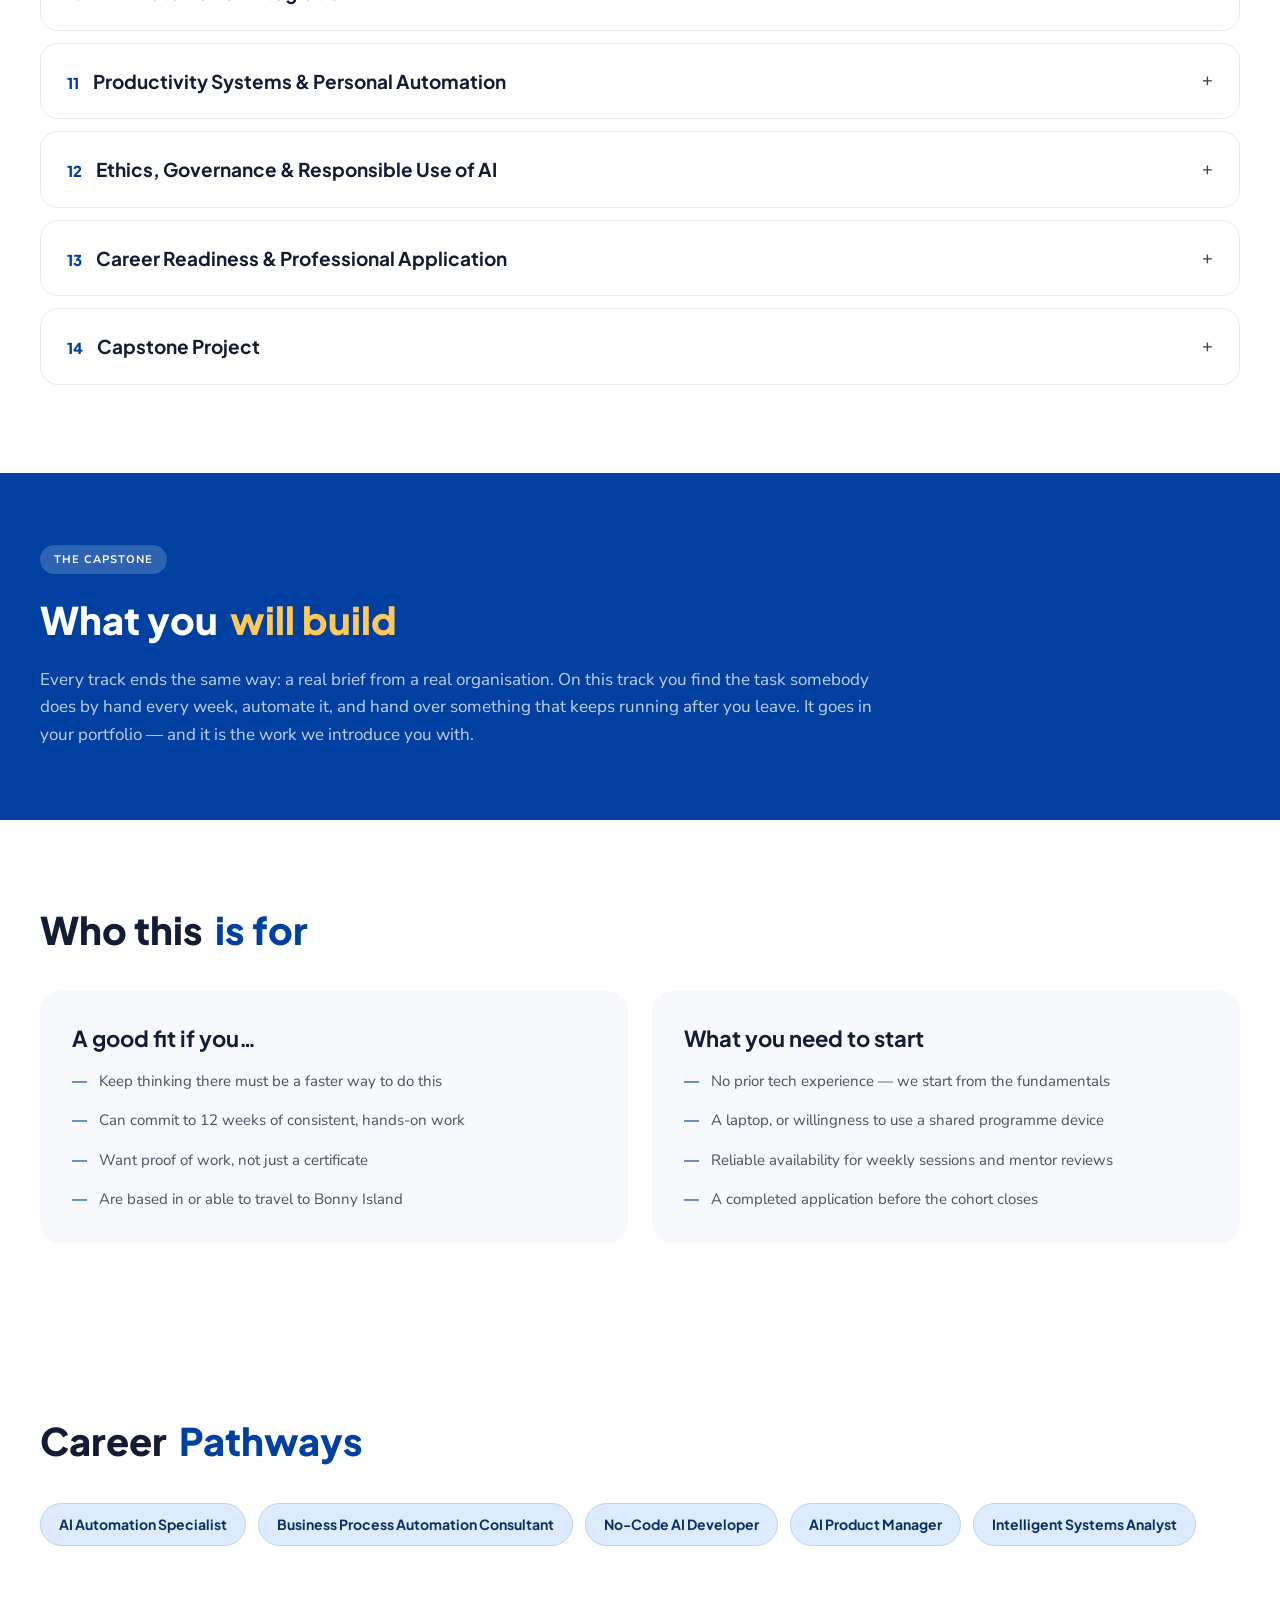
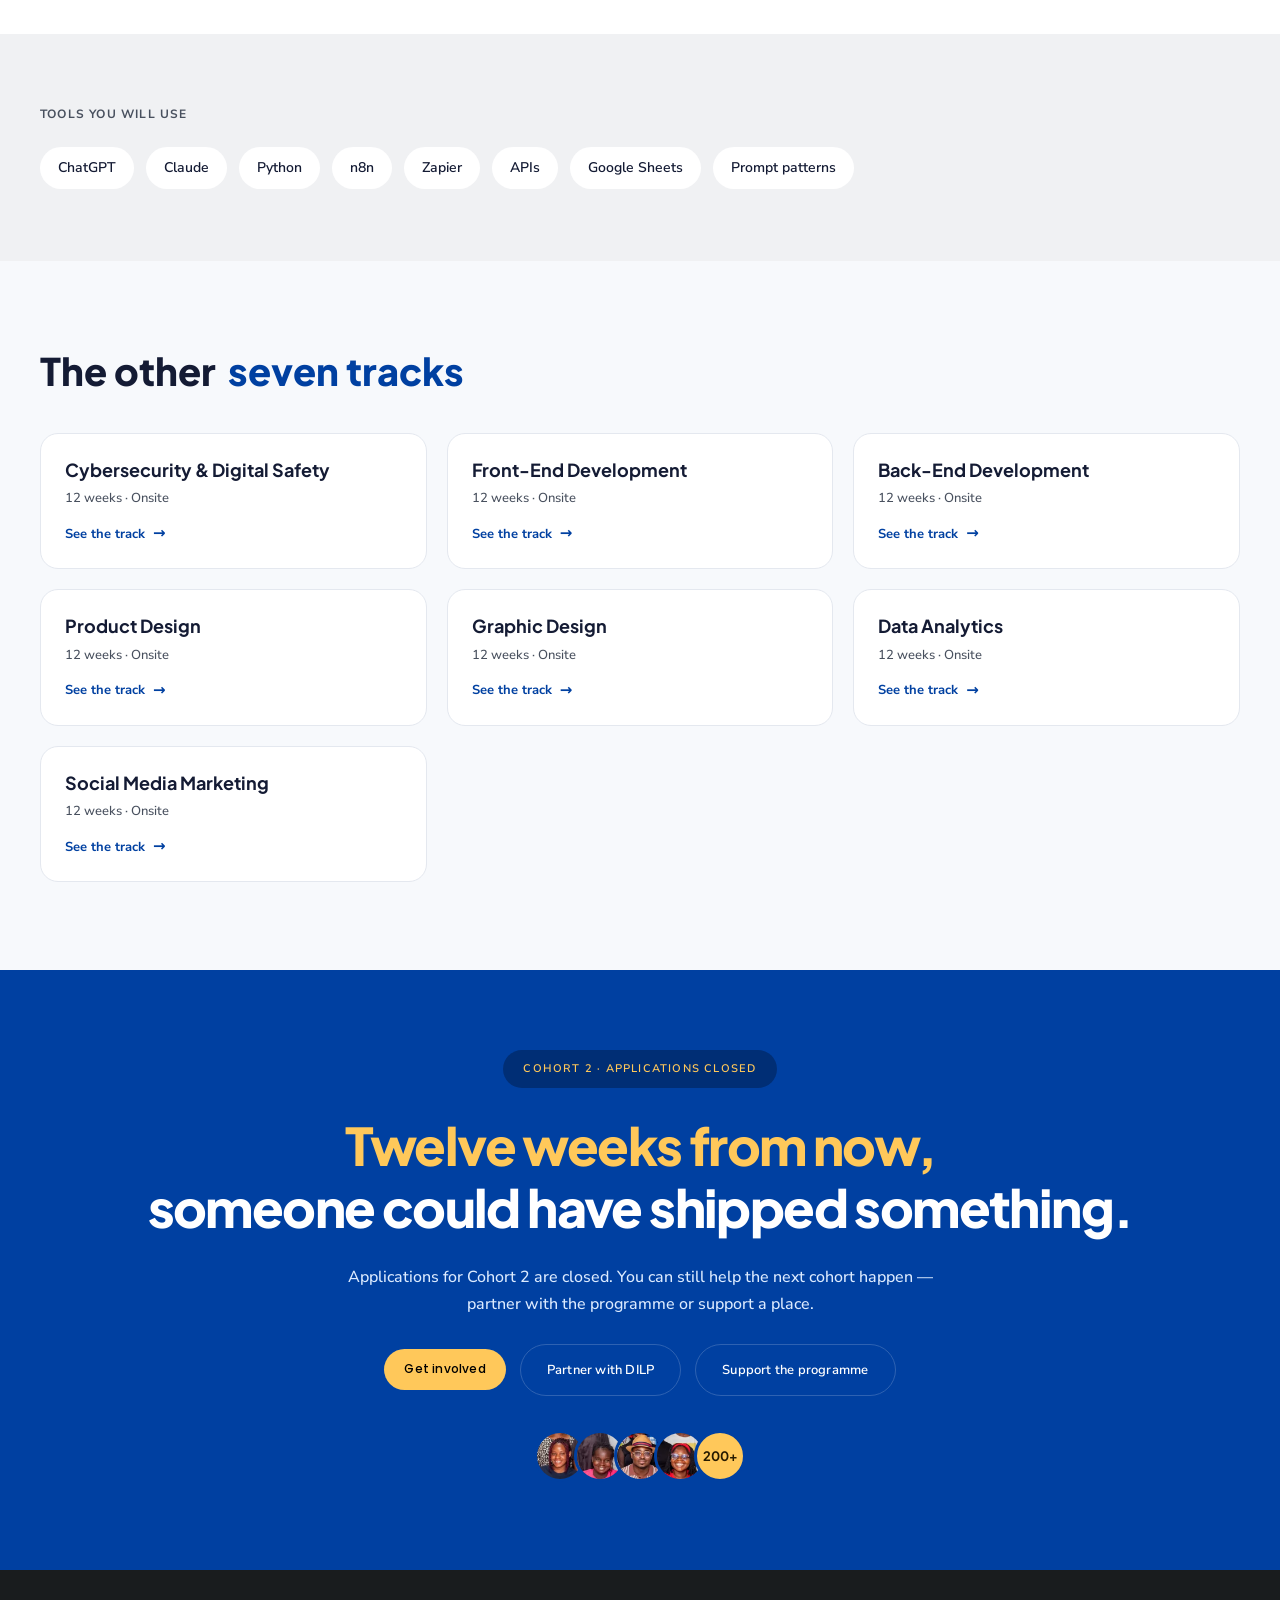
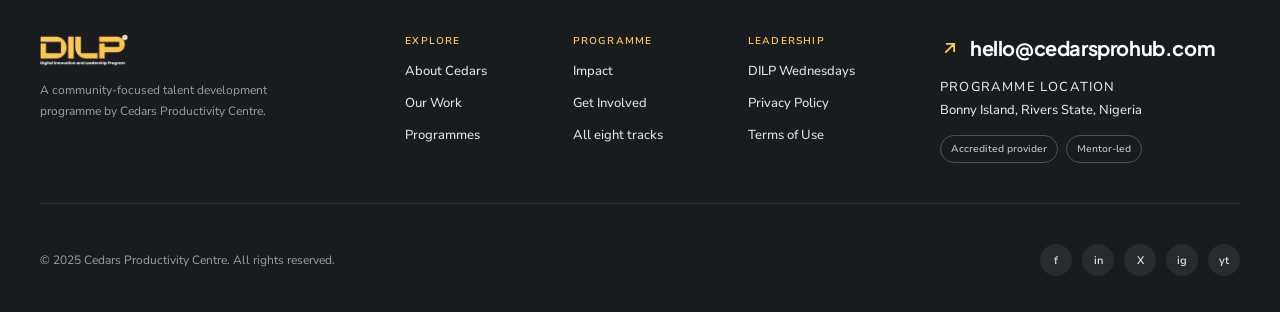
<file: tracks/ai-and-automation.html>
<!DOCTYPE html>
<html lang="en">
<head>
<meta charset="utf-8">
<meta name="viewport" content="width=device-width, initial-scale=1">
<title>AI &amp; Automation — DILP | Cedars Productivity Centre</title>
<meta name="description" content="Practical, no-code skills to design, build and deploy AI-powered automation systems using visual tools and platforms, without writing a single line of code.">
<meta name="theme-color" content="#0040a1">

<meta property="og:type" content="website">
<meta property="og:title" content="AI &amp; Automation — DILP | Cedars Productivity Centre">
<meta property="og:description" content="Practical, no-code skills to design, build and deploy AI-powered automation systems using visual tools and platforms, without writing a single line of code.">
<meta property="og:image" content="../assets/img/gallery-1.webp">

<link rel="preconnect" href="https://fonts.googleapis.com">
<link rel="preconnect" href="https://fonts.gstatic.com" crossorigin>
<link href="https://fonts.googleapis.com/css2?family=Plus+Jakarta+Sans:wght@600;700;800&family=Nunito+Sans:ital,wght@0,400;0,500;0,600;0,700;1,400&family=Poppins:wght@400;500;600&display=swap" rel="stylesheet">
<link rel="stylesheet" href="../styles.css">
</head>
<body>

<a class="skip-link" href="#main">Skip to content</a>

<div class="ticker" aria-label="Programme announcements">
  <div class="marquee" style="--marquee-duration: 42s" data-marquee>
    <div class="marquee__track" data-marquee-track>
      <p class="ticker__item">APPLICATIONS ARE CURRENTLY CLOSED <img class="ticker__dot" src="../assets/svg/ticker-dot.svg" alt="" aria-hidden="true"></p>
      <p class="ticker__item">12 WEEKS · BONNY ISLAND <img class="ticker__dot" src="../assets/svg/ticker-dot.svg" alt="" aria-hidden="true"></p>
      <p class="ticker__item">NO COST TO SELECTED PARTICIPANTS <img class="ticker__dot" src="../assets/svg/ticker-dot.svg" alt="" aria-hidden="true"></p>
      <p class="ticker__item">MENTOR-LED · PROJECT-BASED <img class="ticker__dot" src="../assets/svg/ticker-dot.svg" alt="" aria-hidden="true"></p>
      <p class="ticker__item">EIGHT TRACKS TO CHOOSE FROM <img class="ticker__dot" src="../assets/svg/ticker-dot.svg" alt="" aria-hidden="true"></p>
      <p class="ticker__item">DELIVERED BY CEDARS PRODUCTIVITY CENTRE <img class="ticker__dot" src="../assets/svg/ticker-dot.svg" alt="" aria-hidden="true"></p>
    </div>
  </div>
</div>

<header class="header" data-header>
  <div class="shell header__inner">
    <a class="logo" href="../index.html" aria-label="DILP — home">
      <span class="logo__plate">
        <img class="logo__img" src="../assets/img/dilp-logo.png" width="186" height="68" alt="DILP">
        <span class="logo__word" aria-hidden="true">DILP</span>
      </span>
    </a>

    <nav class="nav" aria-label="Primary">
      <a class="nav__link" href="../index.html">Home</a>
      <div class="nav__group" data-dropdown data-open="false">
        <button class="nav__link" type="button" aria-expanded="false" aria-haspopup="true" aria-controls="programmes-menu" data-dropdown-toggle>
          Programmes
          <img class="nav__chevron" src="../assets/svg/nav-chevron.svg" alt="" aria-hidden="true">
        </button>
        <div class="dropdown" id="programmes-menu" role="menu">
          <span class="dropdown__label">EIGHT TRACKS</span>
          <a role="menuitem" href="../tracks/cybersecurity.html">Cybersecurity &amp; Digital Safety</a>
          <a role="menuitem" href="../tracks/front-end-development.html">Front-End Development</a>
          <a role="menuitem" href="../tracks/back-end-development.html">Back-End Development</a>
          <a role="menuitem" href="../tracks/product-design.html">Product Design</a>
          <a role="menuitem" href="../tracks/graphic-design.html">Graphic Design</a>
          <a role="menuitem" href="../tracks/ai-and-automation.html" aria-current="page">AI &amp; Automation</a>
          <a role="menuitem" href="../tracks/data-analytics.html">Data Analytics</a>
          <a role="menuitem" href="../tracks/social-media-marketing.html">Social Media Marketing</a>
        </div>
      </div>
      <a class="nav__link" href="../articles/index.html">Leadership</a>
      <a class="nav__link" href="../get-involved.html">Get Involved</a>
    </nav>

    <div class="header__actions">
      <a class="btn btn--blue btn--nav" href="../get-involved.html">Get involved</a>
      <button class="burger" type="button" aria-expanded="false" aria-controls="mobile-nav" aria-label="Open menu" data-burger>
        <span></span>
      </button>
    </div>
  </div>

  <!-- Mobile menu mirrors the desktop nav exactly: the same four
       destinations, with Programmes expanding to the track list. -->
  <div class="mobile-nav" id="mobile-nav" data-open="false">
    <div class="shell">
      <ul data-accordion>
        <li><a href="../index.html">Home</a></li>
        <li class="mobile-nav__group" data-open="false">
          <button class="mobile-nav__toggle" type="button" aria-expanded="false" aria-controls="mobile-programmes" data-accordion-toggle>
            Programmes
            <span class="accordion__sign" aria-hidden="true">+</span>
          </button>
          <div class="accordion__panel" id="mobile-programmes" role="region" aria-label="Tracks">
            <div>
              <ul class="mobile-nav__sub">
                <li><a href="../tracks/cybersecurity.html">Cybersecurity &amp; Digital Safety</a></li>
            <li><a href="../tracks/front-end-development.html">Front-End Development</a></li>
            <li><a href="../tracks/back-end-development.html">Back-End Development</a></li>
            <li><a href="../tracks/product-design.html">Product Design</a></li>
            <li><a href="../tracks/graphic-design.html">Graphic Design</a></li>
            <li><a href="../tracks/ai-and-automation.html">AI &amp; Automation</a></li>
            <li><a href="../tracks/data-analytics.html">Data Analytics</a></li>
            <li><a href="../tracks/social-media-marketing.html">Social Media Marketing</a></li>
              </ul>
            </div>
          </div>
        </li>
        <li><a href="../articles/index.html">Leadership</a></li>
        <li><a href="../get-involved.html">Get Involved</a></li>
      </ul>
      <a class="btn btn--blue btn--lg" href="../get-involved.html">Get involved</a>
    </div>
  </div>
</header>

<main id="main">

  <section class="track-hero">
    <div class="shell track-hero__inner">
      <div class="track-hero__copy">
        <nav class="breadcrumb" aria-label="Breadcrumb">
          <a href="../index.html#tracks">Programmes</a>
          <span aria-hidden="true">›</span>
          <a href="../index.html#tracks">Tracks</a>
          <span aria-hidden="true">›</span>
          <span aria-current="page">AI &amp; Automation</span>
        </nav>

        <span class="chip-track">CORE TRACK</span>

        <h1 class="track-hero__title">AI &amp; Automation</h1>
        <p class="track-hero__lede">Practical, no-code skills to design, build and deploy AI-powered automation systems using visual tools and platforms, without writing a single line of code.</p>

        <div class="track-hero__meta">
          <div class="meta-pill meta-pill--tight">
            <span class="meta-pill__item"><span class="ico ico--16"><img src="../assets/svg/icon-clock.svg" alt="" aria-hidden="true"></span><span>12 weeks</span></span>
            <span class="meta-pill__rule"></span>
            <span class="meta-pill__item"><span class="ico ico--16"><img src="../assets/svg/icon-location.svg" alt="" aria-hidden="true"></span><span>Onsite (Bonny Island)</span></span>
          </div>
          <span class="chip-sponsored">✓&nbsp; Fully sponsored</span>
          <span class="chip-closed">Applications closed</span>
        </div>

        <div class="track-hero__ctas">
          <a class="btn btn--blue btn--track" href="#curriculum">See the curriculum</a>
          <a class="btn btn--paper btn--track" href="../get-involved.html">Get involved</a>
        </div>
      </div>

      <div class="track-hero__media">
        <img src="../assets/img/gallery-1.webp" alt="A speaker presenting at a DILP session.">
      </div>
    </div>
  </section>

  <section class="track-section track-section--white">
    <div class="shell track-section__inner">
      <div class="track-overview reveal">
        <h2 class="heading-track"><span>What you</span> <span class="accent">will learn</span></h2>
        <p>This track equips learners with practical, no-code skills to design, build and deploy AI-powered automation systems using visual tools and platforms, without writing a single line of code.</p>
        <p>Participants learn how to apply AI tools, build intelligent workflows, create chatbots and AI agents, and automate real business processes using no-code platforms such as ChatGPT, Make, n8n and ManyChat. The track is beginner-friendly, hands-on and portfolio-driven.</p>
      </div>
      <div class="outcomes">
        <article class="outcome reveal">
          <span class="outcome__num">01</span>
          <h3>AI and automation principles</h3>
          <p>Understand the core principles of artificial intelligence, machine learning and automation.</p>
        </article>
        <article class="outcome reveal">
          <span class="outcome__num">02</span>
          <h3>No-code workflows</h3>
          <p>Build simple automation workflows using no-code and low-code tools such as Zapier, Make, n8n and the ChatGPT API.</p>
        </article>
        <article class="outcome reveal">
          <span class="outcome__num">03</span>
          <h3>AI for business</h3>
          <p>Apply AI tools for business operations, marketing, analytics and productivity enhancement.</p>
        </article>
        <article class="outcome reveal">
          <span class="outcome__num">04</span>
          <h3>End-to-end integration</h3>
          <p>Integrate AI tools into end-to-end workflows.</p>
        </article>
        <article class="outcome reveal">
          <span class="outcome__num">05</span>
          <h3>Automation-driven solutions</h3>
          <p>Design and deploy automation-driven solutions that improve efficiency and decision-making.</p>
        </article>
        <article class="outcome reveal">
          <span class="outcome__num">06</span>
          <h3>Responsible use of AI</h3>
          <p>Apply ethical and responsible AI practices.</p>
        </article>
      </div>
    </div>
  </section>

  <section class="track-section track-section--tint">
    <div class="shell track-section__inner">
      <h2 class="heading-track reveal"><span>How the</span> <span class="accent">12 weeks run</span></h2>
      <div class="phases">
        <article class="phase reveal">
          <span class="phase__weeks">Weeks 1–3</span>
          <h3>Foundations</h3>
          <p>Core concepts, tooling and the vocabulary of the field.</p>
        </article>
        <article class="phase reveal">
          <span class="phase__weeks">Weeks 4–7</span>
          <h3>Practice</h3>
          <p>Guided build work with a mentor reviewing what you produce.</p>
        </article>
        <article class="phase reveal">
          <span class="phase__weeks">Weeks 8–10</span>
          <h3>Build</h3>
          <p>A real brief from a community organisation. You scope it and build it.</p>
        </article>
        <article class="phase reveal">
          <span class="phase__weeks">Weeks 11–12</span>
          <h3>Present</h3>
          <p>Show the work, take feedback and package your portfolio.</p>
        </article>
      </div>
    </div>
  </section>

  <section class="track-section track-section--white" id="curriculum">
    <div class="shell track-section__inner">
      <div class="curriculum__head reveal">
        <h2 class="heading-track"><span>Inside the</span> <span class="accent">curriculum</span></h2>
        <p>14 modules across 12 weeks. Each one ends with something you can do, not something you have heard of.</p>
      </div>

      <div class="curriculum" data-accordion data-single="true">
        <div class="curriculum__item" data-open="true">
          <button class="accordion__head curriculum__head-row" type="button" aria-expanded="true" aria-controls="module-1" data-accordion-toggle>
            <span class="curriculum__label">
              <span class="curriculum__num">01</span>
              <span class="curriculum__title">Introduction to Artificial Intelligence</span>
            </span>
            <span class="curriculum__right">
              
              <span class="accordion__sign" aria-hidden="true">–</span>
            </span>
          </button>
          <div class="accordion__panel" id="module-1" role="region">
            <div>
              <ul class="curriculum__outcomes">
                <li><span aria-hidden="true">—</span>What AI is (and what it is not)</li>
                <li><span aria-hidden="true">—</span>A brief history and evolution of AI</li>
                <li><span aria-hidden="true">—</span>Types of AI: narrow AI, generative AI, assistive AI</li>
                <li><span aria-hidden="true">—</span>AI capabilities and limitations</li>
                <li><span aria-hidden="true">—</span>Real-world AI use cases across industries</li>
              </ul>
            </div>
          </div>
        </div>
        <div class="curriculum__item" data-open="false">
          <button class="accordion__head curriculum__head-row" type="button" aria-expanded="false" aria-controls="module-2" data-accordion-toggle>
            <span class="curriculum__label">
              <span class="curriculum__num">02</span>
              <span class="curriculum__title">Generative AI Fundamentals</span>
            </span>
            <span class="curriculum__right">
              
              <span class="accordion__sign" aria-hidden="true">+</span>
            </span>
          </button>
          <div class="accordion__panel" id="module-2" role="region">
            <div>
              <ul class="curriculum__outcomes">
                <li><span aria-hidden="true">—</span>How generative AI produces outputs, in plain language</li>
                <li><span aria-hidden="true">—</span>Text, image and data AI tools</li>
                <li><span aria-hidden="true">—</span>Strengths, limitations and reliability</li>
                <li><span aria-hidden="true">—</span>Common failure patterns and how to handle them</li>
                <li><span aria-hidden="true">—</span>Practical use cases: writing, research, brainstorming, analysis</li>
              </ul>
            </div>
          </div>
        </div>
        <div class="curriculum__item" data-open="false">
          <button class="accordion__head curriculum__head-row" type="button" aria-expanded="false" aria-controls="module-3" data-accordion-toggle>
            <span class="curriculum__label">
              <span class="curriculum__num">03</span>
              <span class="curriculum__title">Prompt Engineering Fundamentals</span>
            </span>
            <span class="curriculum__right">
              
              <span class="accordion__sign" aria-hidden="true">+</span>
            </span>
          </button>
          <div class="accordion__panel" id="module-3" role="region">
            <div>
              <ul class="curriculum__outcomes">
                <li><span aria-hidden="true">—</span>What is prompt engineering?</li>
                <li><span aria-hidden="true">—</span>How AI interprets instructions</li>
                <li><span aria-hidden="true">—</span>Prompt structures: role, context, task, output</li>
                <li><span aria-hidden="true">—</span>Prompt testing and refinement</li>
                <li><span aria-hidden="true">—</span>Common prompting mistakes</li>
              </ul>
            </div>
          </div>
        </div>
        <div class="curriculum__item" data-open="false">
          <button class="accordion__head curriculum__head-row" type="button" aria-expanded="false" aria-controls="module-4" data-accordion-toggle>
            <span class="curriculum__label">
              <span class="curriculum__num">04</span>
              <span class="curriculum__title">AI for Productivity, Business &amp; Creativity</span>
            </span>
            <span class="curriculum__right">
              
              <span class="accordion__sign" aria-hidden="true">+</span>
            </span>
          </button>
          <div class="accordion__panel" id="module-4" role="region">
            <div>
              <ul class="curriculum__outcomes">
                <li><span aria-hidden="true">—</span>AI for personal productivity</li>
                <li><span aria-hidden="true">—</span>AI for business operations and decision-making</li>
                <li><span aria-hidden="true">—</span>AI for content, communication and creativity</li>
                <li><span aria-hidden="true">—</span>Identifying high-impact AI opportunities</li>
                <li><span aria-hidden="true">—</span>Human-in-the-loop workflows</li>
              </ul>
            </div>
          </div>
        </div>
        <div class="curriculum__item" data-open="false">
          <button class="accordion__head curriculum__head-row" type="button" aria-expanded="false" aria-controls="module-5" data-accordion-toggle>
            <span class="curriculum__label">
              <span class="curriculum__num">05</span>
              <span class="curriculum__title">Introduction to Automation</span>
            </span>
            <span class="curriculum__right">
              
              <span class="accordion__sign" aria-hidden="true">+</span>
            </span>
          </button>
          <div class="accordion__panel" id="module-5" role="region">
            <div>
              <ul class="curriculum__outcomes">
                <li><span aria-hidden="true">—</span>What is automation?</li>
                <li><span aria-hidden="true">—</span>Types of automation: task, process, intelligent</li>
                <li><span aria-hidden="true">—</span>Overview of no-code automation platforms</li>
                <li><span aria-hidden="true">—</span>Relationships and advanced data structures</li>
                <li><span aria-hidden="true">—</span>Visual data mapping (tables, records, fields)</li>
              </ul>
            </div>
          </div>
        </div>
        <div class="curriculum__item" data-open="false">
          <button class="accordion__head curriculum__head-row" type="button" aria-expanded="false" aria-controls="module-6" data-accordion-toggle>
            <span class="curriculum__label">
              <span class="curriculum__num">06</span>
              <span class="curriculum__title">Building No-Code Automated Workflows</span>
            </span>
            <span class="curriculum__right">
              
              <span class="accordion__sign" aria-hidden="true">+</span>
            </span>
          </button>
          <div class="accordion__panel" id="module-6" role="region">
            <div>
              <ul class="curriculum__outcomes">
                <li><span aria-hidden="true">—</span>Designing simple automation workflows</li>
                <li><span aria-hidden="true">—</span>Connecting apps and tools without code</li>
                <li><span aria-hidden="true">—</span>Automating emails, forms, notifications and file management</li>
                <li><span aria-hidden="true">—</span>Testing and improving automated processes</li>
              </ul>
            </div>
          </div>
        </div>
        <div class="curriculum__item" data-open="false">
          <button class="accordion__head curriculum__head-row" type="button" aria-expanded="false" aria-controls="module-7" data-accordion-toggle>
            <span class="curriculum__label">
              <span class="curriculum__num">07</span>
              <span class="curriculum__title">Workflow Design &amp; Best Practices</span>
            </span>
            <span class="curriculum__right">
              
              <span class="accordion__sign" aria-hidden="true">+</span>
            </span>
          </button>
          <div class="accordion__panel" id="module-7" role="region">
            <div>
              <ul class="curriculum__outcomes">
                <li><span aria-hidden="true">—</span>Automation planning and scoping</li>
                <li><span aria-hidden="true">—</span>Workflow documentation</li>
                <li><span aria-hidden="true">—</span>Naming, structure and maintainability</li>
                <li><span aria-hidden="true">—</span>Scaling no-code workflows</li>
                <li><span aria-hidden="true">—</span>Common business automation patterns</li>
              </ul>
            </div>
          </div>
        </div>
        <div class="curriculum__item" data-open="false">
          <button class="accordion__head curriculum__head-row" type="button" aria-expanded="false" aria-controls="module-8" data-accordion-toggle>
            <span class="curriculum__label">
              <span class="curriculum__num">08</span>
              <span class="curriculum__title">Chatbot Development &amp; Implementation</span>
            </span>
            <span class="curriculum__right">
              
              <span class="accordion__sign" aria-hidden="true">+</span>
            </span>
          </button>
          <div class="accordion__panel" id="module-8" role="region">
            <div>
              <ul class="curriculum__outcomes">
                <li><span aria-hidden="true">—</span>What chatbots are and where they add value</li>
                <li><span aria-hidden="true">—</span>Designing chatbot conversations</li>
                <li><span aria-hidden="true">—</span>No-code chatbot platforms: Chatbase, Voiceflow, ManyChat, n8n</li>
                <li><span aria-hidden="true">—</span>Knowledge bases and FAQ bots</li>
                <li><span aria-hidden="true">—</span>Advanced features: memory, fallback, escalation</li>
              </ul>
            </div>
          </div>
        </div>
        <div class="curriculum__item" data-open="false">
          <button class="accordion__head curriculum__head-row" type="button" aria-expanded="false" aria-controls="module-9" data-accordion-toggle>
            <span class="curriculum__label">
              <span class="curriculum__num">09</span>
              <span class="curriculum__title">AI Agents &amp; Agentic Systems</span>
            </span>
            <span class="curriculum__right">
              
              <span class="accordion__sign" aria-hidden="true">+</span>
            </span>
          </button>
          <div class="accordion__panel" id="module-9" role="region">
            <div>
              <ul class="curriculum__outcomes">
                <li><span aria-hidden="true">—</span>Understanding AI agents and their types</li>
                <li><span aria-hidden="true">—</span>What AI agents are, explained non-technically</li>
                <li><span aria-hidden="true">—</span>Task-based vs conversational agents</li>
                <li><span aria-hidden="true">—</span>Agent capabilities: memory, tools, decision steps</li>
                <li><span aria-hidden="true">—</span>No-code agent platforms: n8n, Relevance AI, Flowise, Lindy</li>
                <li><span aria-hidden="true">—</span>Human oversight and safety</li>
              </ul>
            </div>
          </div>
        </div>
        <div class="curriculum__item" data-open="false">
          <button class="accordion__head curriculum__head-row" type="button" aria-expanded="false" aria-controls="module-10" data-accordion-toggle>
            <span class="curriculum__label">
              <span class="curriculum__num">10</span>
              <span class="curriculum__title">AI + Automation Integration</span>
            </span>
            <span class="curriculum__right">
              
              <span class="accordion__sign" aria-hidden="true">+</span>
            </span>
          </button>
          <div class="accordion__panel" id="module-10" role="region">
            <div>
              <ul class="curriculum__outcomes">
                <li><span aria-hidden="true">—</span>Combining AI tools with automation platforms</li>
                <li><span aria-hidden="true">—</span>Automating AI outputs into workflows</li>
                <li><span aria-hidden="true">—</span>Customer support, content and operations pipelines</li>
                <li><span aria-hidden="true">—</span>Designing intelligent business processes</li>
                <li><span aria-hidden="true">—</span>Exercise: design an AI agent workflow and build a no-code AI agent system</li>
              </ul>
            </div>
          </div>
        </div>
        <div class="curriculum__item" data-open="false">
          <button class="accordion__head curriculum__head-row" type="button" aria-expanded="false" aria-controls="module-11" data-accordion-toggle>
            <span class="curriculum__label">
              <span class="curriculum__num">11</span>
              <span class="curriculum__title">Productivity Systems &amp; Personal Automation</span>
            </span>
            <span class="curriculum__right">
              
              <span class="accordion__sign" aria-hidden="true">+</span>
            </span>
          </button>
          <div class="accordion__panel" id="module-11" role="region">
            <div>
              <ul class="curriculum__outcomes">
                <li><span aria-hidden="true">—</span>AI for time management and task prioritisation</li>
                <li><span aria-hidden="true">—</span>Automating personal workflows</li>
                <li><span aria-hidden="true">—</span>Building smart daily, weekly and project systems</li>
                <li><span aria-hidden="true">—</span>Reducing manual work and cognitive load with AI</li>
              </ul>
            </div>
          </div>
        </div>
        <div class="curriculum__item" data-open="false">
          <button class="accordion__head curriculum__head-row" type="button" aria-expanded="false" aria-controls="module-12" data-accordion-toggle>
            <span class="curriculum__label">
              <span class="curriculum__num">12</span>
              <span class="curriculum__title">Ethics, Governance &amp; Responsible Use of AI</span>
            </span>
            <span class="curriculum__right">
              
              <span class="accordion__sign" aria-hidden="true">+</span>
            </span>
          </button>
          <div class="accordion__panel" id="module-12" role="region">
            <div>
              <ul class="curriculum__outcomes">
                <li><span aria-hidden="true">—</span>AI ethics and bias</li>
                <li><span aria-hidden="true">—</span>Governance and accountability</li>
                <li><span aria-hidden="true">—</span>Data privacy and security</li>
                <li><span aria-hidden="true">—</span>Safe and responsible AI use</li>
              </ul>
            </div>
          </div>
        </div>
        <div class="curriculum__item" data-open="false">
          <button class="accordion__head curriculum__head-row" type="button" aria-expanded="false" aria-controls="module-13" data-accordion-toggle>
            <span class="curriculum__label">
              <span class="curriculum__num">13</span>
              <span class="curriculum__title">Career Readiness &amp; Professional Application</span>
            </span>
            <span class="curriculum__right">
              
              <span class="accordion__sign" aria-hidden="true">+</span>
            </span>
          </button>
          <div class="accordion__panel" id="module-13" role="region">
            <div>
              <ul class="curriculum__outcomes">
                <li><span aria-hidden="true">—</span>Positioning yourself as an AI and automation professional</li>
                <li><span aria-hidden="true">—</span>Building a portfolio of AI and automation use cases</li>
                <li><span aria-hidden="true">—</span>Communicating AI value to teams and organisations</li>
                <li><span aria-hidden="true">—</span>Preparing for AI-driven roles and opportunities</li>
              </ul>
            </div>
          </div>
        </div>
        <div class="curriculum__item" data-open="false">
          <button class="accordion__head curriculum__head-row" type="button" aria-expanded="false" aria-controls="module-14" data-accordion-toggle>
            <span class="curriculum__label">
              <span class="curriculum__num">14</span>
              <span class="curriculum__title">Capstone Project</span>
            </span>
            <span class="curriculum__right">
              
              <span class="accordion__sign" aria-hidden="true">+</span>
            </span>
          </button>
          <div class="accordion__panel" id="module-14" role="region">
            <div>
              <ul class="curriculum__outcomes">
                <li><span aria-hidden="true">—</span>Design and build a complete AI-powered automation system</li>
                <li><span aria-hidden="true">—</span>Solve a real-world problem</li>
                <li><span aria-hidden="true">—</span>Document workflows, prompts and impact</li>
                <li><span aria-hidden="true">—</span>Present at Demo Day</li>
              </ul>
            </div>
          </div>
        </div>
      </div>
    </div>
  </section>

  <section class="capstone">
    <div class="shell capstone__inner">
      <span class="chip-capstone reveal">THE CAPSTONE</span>
      <h2 class="heading-track heading-track--onblue reveal"><span>What you</span> <span class="accent">will build</span></h2>
      <p class="capstone__body reveal">Every track ends the same way: a real brief from a real organisation. On this track you find the task somebody does by hand every week, automate it, and hand over something that keeps running after you leave. It goes in your portfolio — and it is the work we introduce you with.</p>
    </div>
  </section>

  <section class="track-section track-section--white">
    <div class="shell track-section__inner">
      <h2 class="heading-track reveal"><span>Who this</span> <span class="accent">is for</span></h2>
      <div class="fit">
        <div class="fit__col reveal">
          <h3>A good fit if you…</h3>
          <ul>
            <li><span aria-hidden="true">—</span>Keep thinking there must be a faster way to do this</li>
            <li><span aria-hidden="true">—</span>Can commit to 12 weeks of consistent, hands-on work</li>
            <li><span aria-hidden="true">—</span>Want proof of work, not just a certificate</li>
            <li><span aria-hidden="true">—</span>Are based in or able to travel to Bonny Island</li>
          </ul>
        </div>
        <div class="fit__col reveal">
          <h3>What you need to start</h3>
          <ul>
            <li><span aria-hidden="true">—</span>No prior tech experience — we start from the fundamentals</li>
            <li><span aria-hidden="true">—</span>A laptop, or willingness to use a shared programme device</li>
            <li><span aria-hidden="true">—</span>Reliable availability for weekly sessions and mentor reviews</li>
            <li><span aria-hidden="true">—</span>A completed application before the cohort closes</li>
          </ul>
        </div>
      </div>
    </div>
  </section>

  <section class="track-section track-section--white">
    <div class="shell track-section__inner">
      <h2 class="heading-track reveal"><span>Career</span> <span class="accent">Pathways</span></h2>
      <div class="careers reveal">
        <span class="chip-career">AI Automation Specialist</span>
        <span class="chip-career">Business Process Automation Consultant</span>
        <span class="chip-career">No-Code AI Developer</span>
        <span class="chip-career">AI Product Manager</span>
        <span class="chip-career">Intelligent Systems Analyst</span>
      </div>
    </div>
  </section>

  <section class="tools">
    <div class="shell tools__inner">
      <span class="tools__label">TOOLS YOU WILL USE</span>
      <div class="tools__chips">
        <span class="chip-tool">ChatGPT</span>
        <span class="chip-tool">Claude</span>
        <span class="chip-tool">Python</span>
        <span class="chip-tool">n8n</span>
        <span class="chip-tool">Zapier</span>
        <span class="chip-tool">APIs</span>
        <span class="chip-tool">Google Sheets</span>
        <span class="chip-tool">Prompt patterns</span>
      </div>
    </div>
  </section>

  <section class="track-section track-section--tint">
    <div class="shell track-section__inner">
      <h2 class="heading-track reveal"><span>The other</span> <span class="accent">seven tracks</span></h2>
      <div class="other-tracks">
        <a class="other-track reveal" href="cybersecurity.html">
          <span class="other-track__name">Cybersecurity &amp; Digital Safety</span>
          <span class="other-track__meta">12 weeks · Onsite</span>
          <span class="other-track__go">See the track <span class="other-track__arrow" aria-hidden="true">&rarr;</span></span>
        </a>
        <a class="other-track reveal" href="front-end-development.html">
          <span class="other-track__name">Front-End Development</span>
          <span class="other-track__meta">12 weeks · Onsite</span>
          <span class="other-track__go">See the track <span class="other-track__arrow" aria-hidden="true">&rarr;</span></span>
        </a>
        <a class="other-track reveal" href="back-end-development.html">
          <span class="other-track__name">Back-End Development</span>
          <span class="other-track__meta">12 weeks · Onsite</span>
          <span class="other-track__go">See the track <span class="other-track__arrow" aria-hidden="true">&rarr;</span></span>
        </a>
        <a class="other-track reveal" href="product-design.html">
          <span class="other-track__name">Product Design</span>
          <span class="other-track__meta">12 weeks · Onsite</span>
          <span class="other-track__go">See the track <span class="other-track__arrow" aria-hidden="true">&rarr;</span></span>
        </a>
        <a class="other-track reveal" href="graphic-design.html">
          <span class="other-track__name">Graphic Design</span>
          <span class="other-track__meta">12 weeks · Onsite</span>
          <span class="other-track__go">See the track <span class="other-track__arrow" aria-hidden="true">&rarr;</span></span>
        </a>
        <a class="other-track reveal" href="data-analytics.html">
          <span class="other-track__name">Data Analytics</span>
          <span class="other-track__meta">12 weeks · Onsite</span>
          <span class="other-track__go">See the track <span class="other-track__arrow" aria-hidden="true">&rarr;</span></span>
        </a>
        <a class="other-track reveal" href="social-media-marketing.html">
          <span class="other-track__name">Social Media Marketing</span>
          <span class="other-track__meta">12 weeks · Onsite</span>
          <span class="other-track__go">See the track <span class="other-track__arrow" aria-hidden="true">&rarr;</span></span>
        </a>
      </div>
    </div>
  </section>

  <section class="final" id="apply">
    <div class="shell final__inner">
      <span class="final__pill reveal">COHORT 2 · APPLICATIONS CLOSED</span>

      <h2 class="final__headline reveal">
        <span class="accent">Twelve weeks from now,</span>
        <span>someone could have shipped something.</span>
      </h2>

      <p class="final__sub reveal">Applications for Cohort 2 are closed. You can still help the next cohort happen — partner with the programme or support a place.</p>

      <div class="final__ctas reveal">
        <a class="btn btn--yellow btn--pill-12" href="../get-involved.html">Get involved</a>
        <a class="btn btn--ghost-blue" style="padding:16px 26px;font-size:13px" href="mailto:partnerships@cedarsprohub.com?subject=Partnering%20with%20DILP">Partner with DILP</a>
        <a class="btn btn--ghost-blue" style="padding:16px 26px;font-size:13px" href="mailto:partnerships@cedarsprohub.com?subject=Supporting%20DILP">Support the programme</a>
      </div>

      <div class="final__avatars reveal">
        <img src="../assets/img/cohort-avatar-1.webp" width="52" height="52" alt="" loading="lazy">
        <img src="../assets/img/cohort-avatar-2.webp" width="52" height="52" alt="" loading="lazy">
        <img src="../assets/img/cohort-avatar-3.webp" width="52" height="52" alt="" loading="lazy">
        <img src="../assets/img/cohort-avatar-4.webp" width="52" height="52" alt="" loading="lazy">
        <span class="final__count">200+</span>
      </div>
    </div>
  </section>
</main>

<footer class="footer">
  <div class="shell footer__inner">
    <div class="footer__top">
      <div class="footer__brand">
        <div class="logo">
          <span class="logo__plate">
            <img class="logo__img" src="../assets/img/dilp-logo.png" width="186" height="68" alt="DILP">
            <span class="logo__word" aria-hidden="true">DILP</span>
          </span>
        </div>
        <p>A community-focused talent development programme by Cedars Productivity Centre.</p>
      </div>

      <nav class="footer__col" aria-label="Explore">
        <span class="footer__label">EXPLORE</span>
        <a href="../index.html#why">About Cedars</a>
        <a href="../index.html#impact">Our Work</a>
        <a href="../index.html#tracks">Programmes</a>
      </nav>

      <nav class="footer__col" aria-label="Programme">
        <span class="footer__label">PROGRAMME</span>
        <a href="../index.html#impact">Impact</a>
        <a href="../get-involved.html">Get Involved</a>
        <a href="../index.html#tracks">All eight tracks</a>
      </nav>

      <nav class="footer__col" aria-label="Leadership">
        <span class="footer__label">LEADERSHIP</span>
        <a href="../articles/index.html">DILP Wednesdays</a>
        <a href="#">Privacy Policy</a>
        <a href="#">Terms of Use</a>
      </nav>

      <div class="footer__contact">
        <a class="footer__email" href="mailto:hello@cedarsprohub.com">
          <img src="../assets/svg/footer-arrow.svg" alt="" aria-hidden="true">
          <span>hello@cedarsprohub.com</span>
        </a>
        <div class="footer__location">
          <span class="footer__label">PROGRAMME LOCATION</span>
          <span>Bonny Island, Rivers State, Nigeria</span>
        </div>
        <div class="chips">
          <span class="chip-outline">Accredited provider</span>
          <span class="chip-outline">Mentor-led</span>
        </div>
      </div>
    </div>

    <div class="footer__divider"></div>

    <div class="footer__bottom">
      <p>© 2025 Cedars Productivity Centre. All rights reserved.</p>
      <div class="socials">
        <a href="#" aria-label="Facebook">f</a>
        <a href="#" aria-label="LinkedIn">in</a>
        <a href="#" aria-label="X">X</a>
        <a href="#" aria-label="Instagram">ig</a>
        <a href="#" aria-label="YouTube">yt</a>
      </div>
    </div>
  </div>
</footer>

<script src="../script.js"></script>
</body>
</html>
</file>
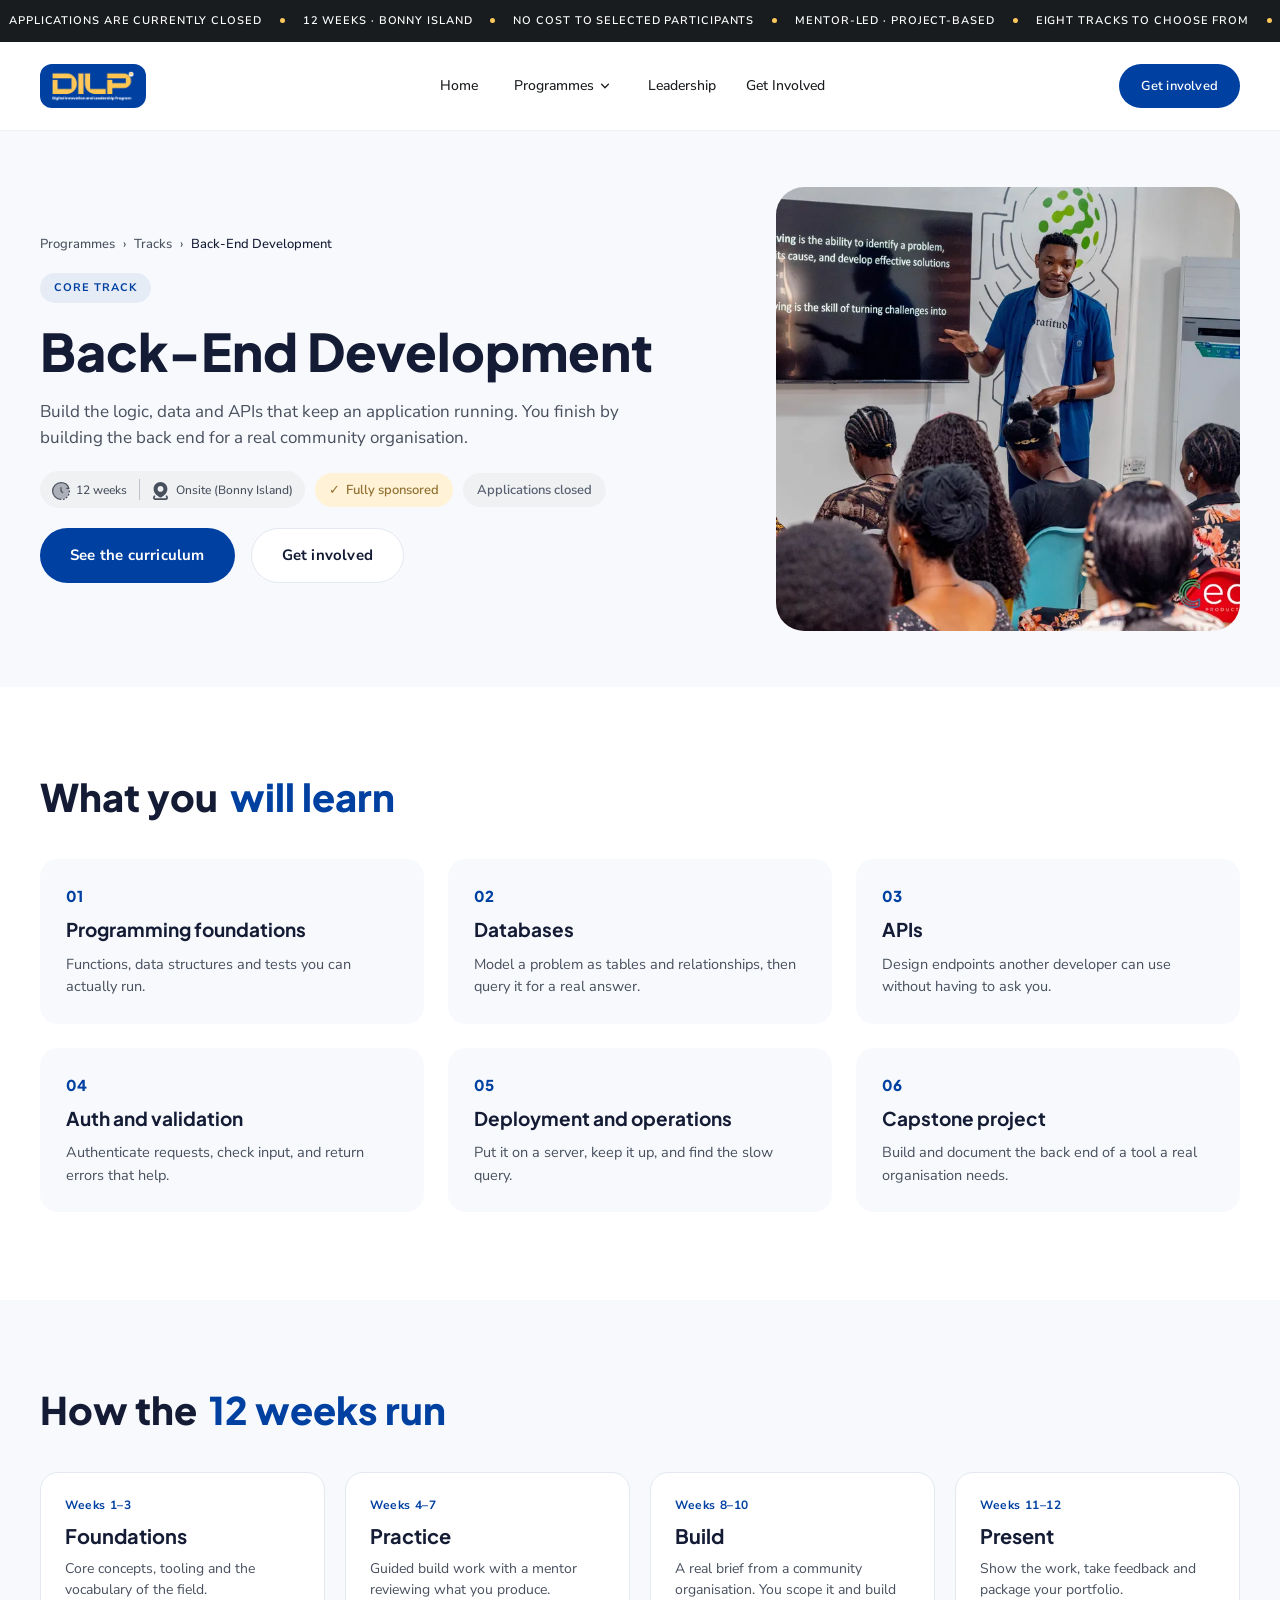
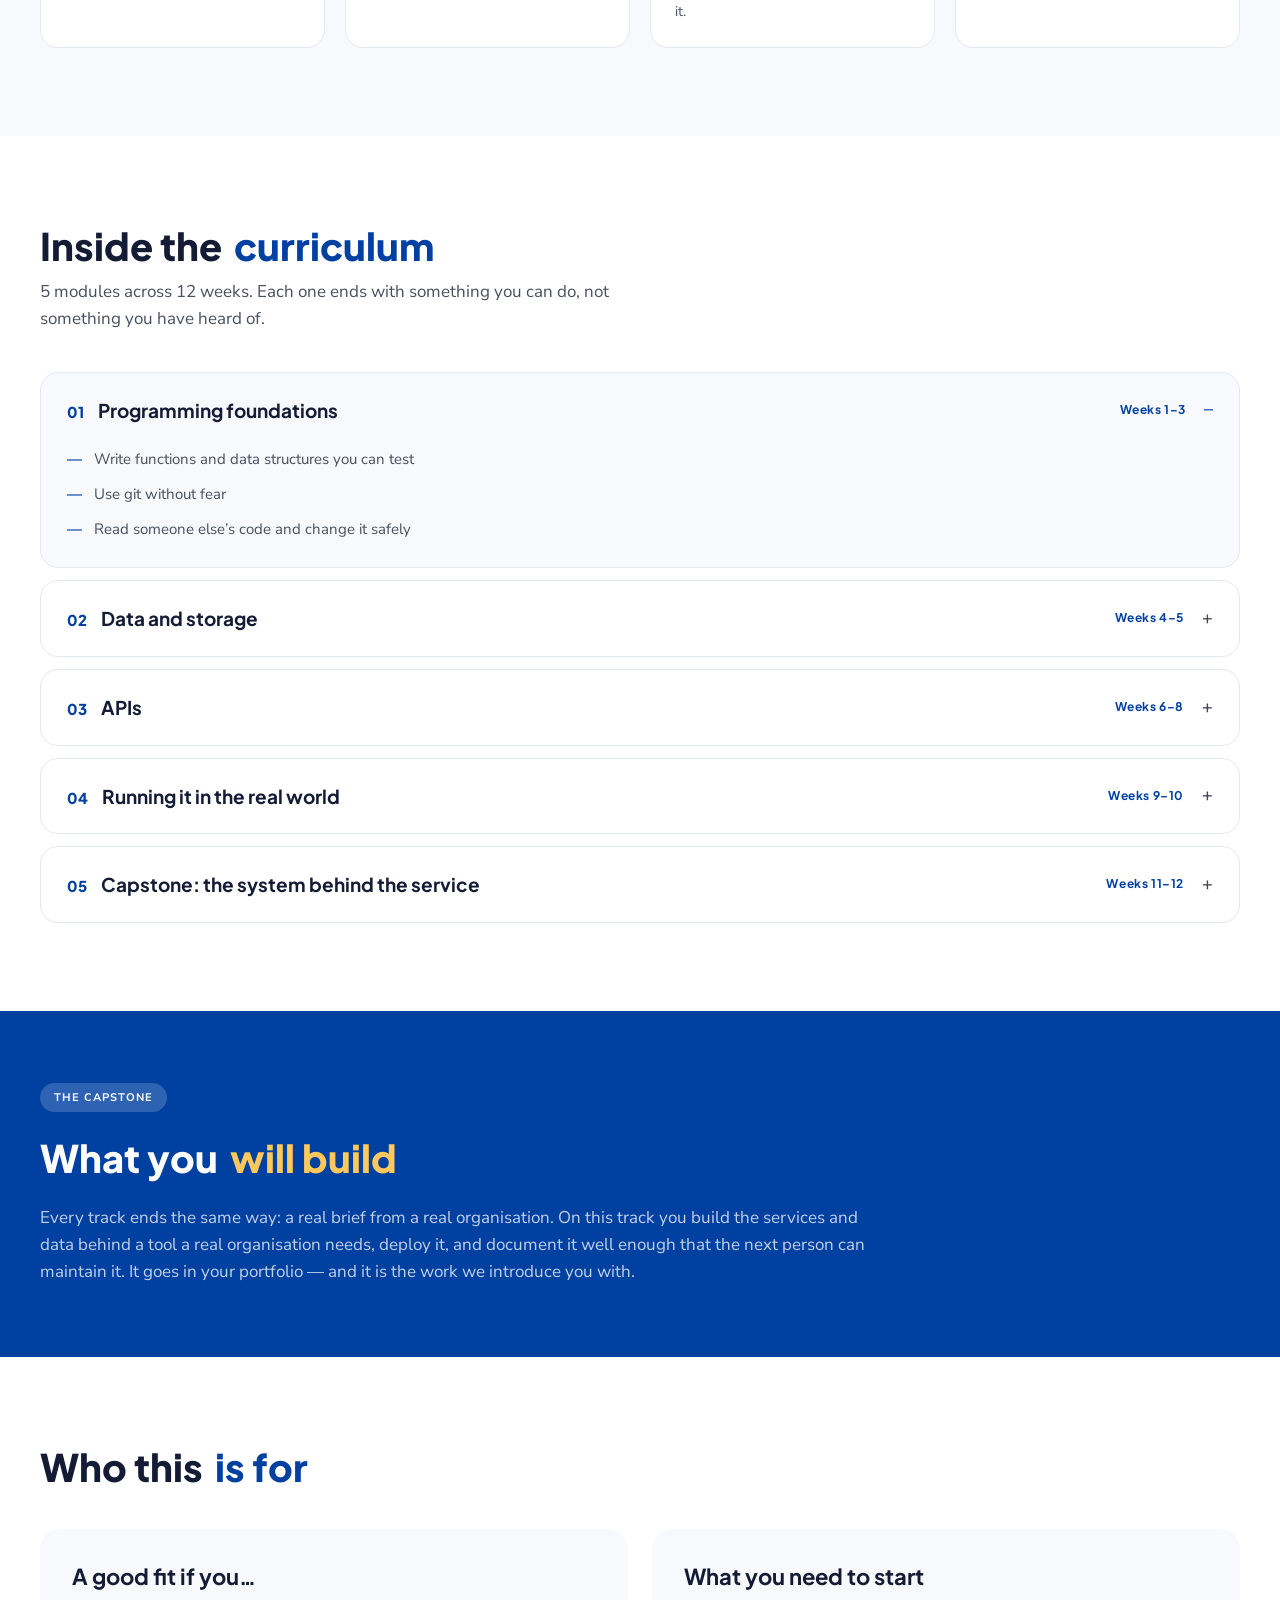
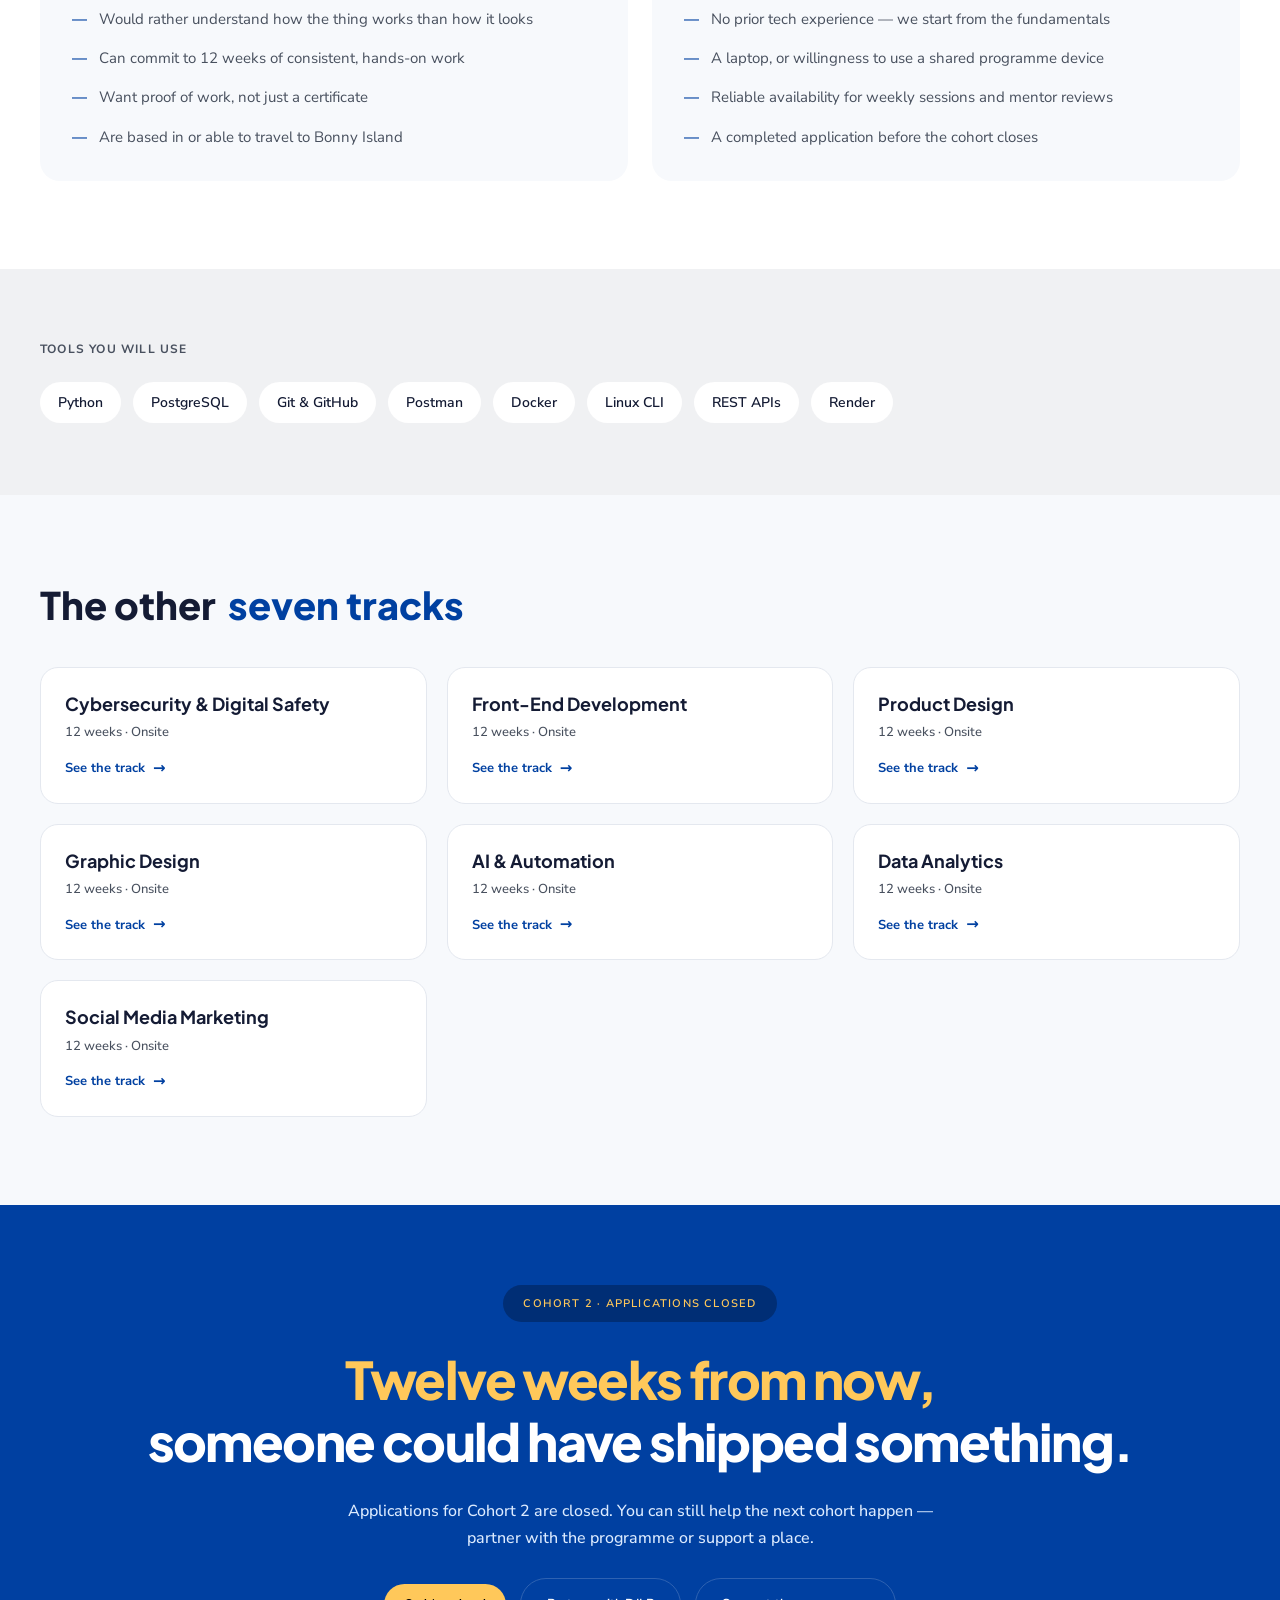
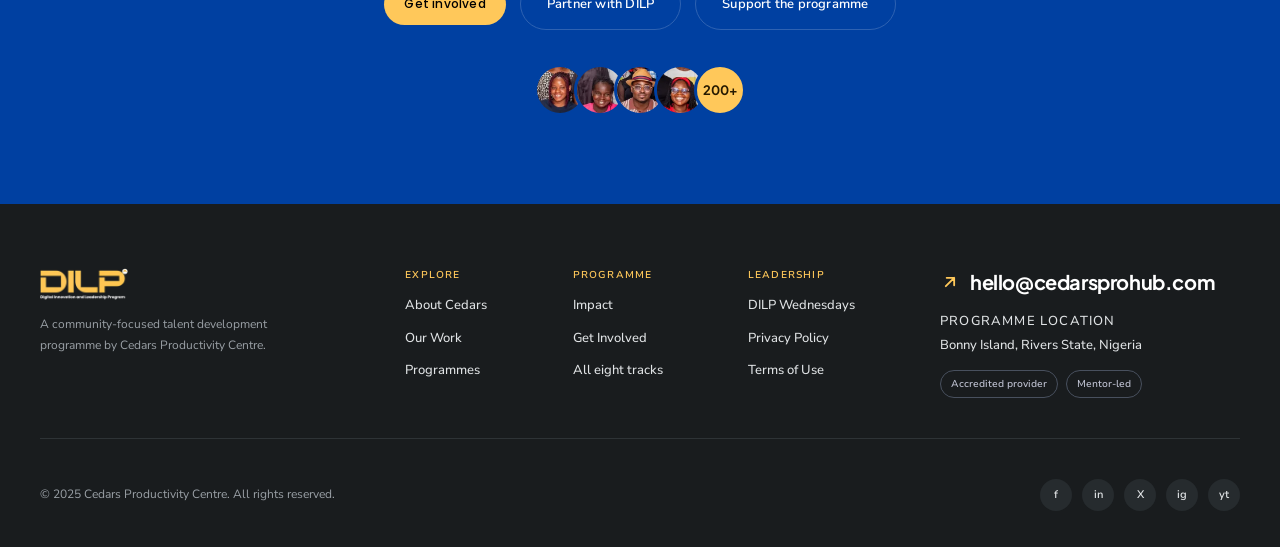
<file: tracks/back-end-development.html>
<!DOCTYPE html>
<html lang="en">
<head>
<meta charset="utf-8">
<meta name="viewport" content="width=device-width, initial-scale=1">
<title>Back-End Development — DILP | Cedars Productivity Centre</title>
<meta name="description" content="Build the logic, data and APIs that keep an application running. You finish by building the back end for a real community organisation.">
<meta name="theme-color" content="#0040a1">

<meta property="og:type" content="website">
<meta property="og:title" content="Back-End Development — DILP | Cedars Productivity Centre">
<meta property="og:description" content="Build the logic, data and APIs that keep an application running. You finish by building the back end for a real community organisation.">
<meta property="og:image" content="../assets/img/track-backend-top.webp">

<link rel="preconnect" href="https://fonts.googleapis.com">
<link rel="preconnect" href="https://fonts.gstatic.com" crossorigin>
<link href="https://fonts.googleapis.com/css2?family=Plus+Jakarta+Sans:wght@600;700;800&family=Nunito+Sans:ital,wght@0,400;0,500;0,600;0,700;1,400&family=Poppins:wght@400;500;600&display=swap" rel="stylesheet">
<link rel="stylesheet" href="../styles.css">
</head>
<body>

<a class="skip-link" href="#main">Skip to content</a>

<div class="ticker" aria-label="Programme announcements">
  <div class="marquee" style="--marquee-duration: 42s" data-marquee>
    <div class="marquee__track" data-marquee-track>
      <p class="ticker__item">APPLICATIONS ARE CURRENTLY CLOSED <img class="ticker__dot" src="../assets/svg/ticker-dot.svg" alt="" aria-hidden="true"></p>
      <p class="ticker__item">12 WEEKS · BONNY ISLAND <img class="ticker__dot" src="../assets/svg/ticker-dot.svg" alt="" aria-hidden="true"></p>
      <p class="ticker__item">NO COST TO SELECTED PARTICIPANTS <img class="ticker__dot" src="../assets/svg/ticker-dot.svg" alt="" aria-hidden="true"></p>
      <p class="ticker__item">MENTOR-LED · PROJECT-BASED <img class="ticker__dot" src="../assets/svg/ticker-dot.svg" alt="" aria-hidden="true"></p>
      <p class="ticker__item">EIGHT TRACKS TO CHOOSE FROM <img class="ticker__dot" src="../assets/svg/ticker-dot.svg" alt="" aria-hidden="true"></p>
      <p class="ticker__item">DELIVERED BY CEDARS PRODUCTIVITY CENTRE <img class="ticker__dot" src="../assets/svg/ticker-dot.svg" alt="" aria-hidden="true"></p>
    </div>
  </div>
</div>

<header class="header" data-header>
  <div class="shell header__inner">
    <a class="logo" href="../index.html" aria-label="DILP — home">
      <span class="logo__plate">
        <img class="logo__img" src="../assets/img/dilp-logo.png" width="186" height="68" alt="DILP">
        <span class="logo__word" aria-hidden="true">DILP</span>
      </span>
    </a>

    <nav class="nav" aria-label="Primary">
      <a class="nav__link" href="../index.html">Home</a>
      <div class="nav__group" data-dropdown data-open="false">
        <button class="nav__link" type="button" aria-expanded="false" aria-haspopup="true" aria-controls="programmes-menu" data-dropdown-toggle>
          Programmes
          <img class="nav__chevron" src="../assets/svg/nav-chevron.svg" alt="" aria-hidden="true">
        </button>
        <div class="dropdown" id="programmes-menu" role="menu">
          <span class="dropdown__label">EIGHT TRACKS</span>
          <a role="menuitem" href="../tracks/cybersecurity.html">Cybersecurity &amp; Digital Safety</a>
          <a role="menuitem" href="../tracks/front-end-development.html">Front-End Development</a>
          <a role="menuitem" href="../tracks/back-end-development.html" aria-current="page">Back-End Development</a>
          <a role="menuitem" href="../tracks/product-design.html">Product Design</a>
          <a role="menuitem" href="../tracks/graphic-design.html">Graphic Design</a>
          <a role="menuitem" href="../tracks/ai-and-automation.html">AI &amp; Automation</a>
          <a role="menuitem" href="../tracks/data-analytics.html">Data Analytics</a>
          <a role="menuitem" href="../tracks/social-media-marketing.html">Social Media Marketing</a>
        </div>
      </div>
      <a class="nav__link" href="../articles/index.html">Leadership</a>
      <a class="nav__link" href="../get-involved.html">Get Involved</a>
    </nav>

    <div class="header__actions">
      <a class="btn btn--blue btn--nav" href="../get-involved.html">Get involved</a>
      <button class="burger" type="button" aria-expanded="false" aria-controls="mobile-nav" aria-label="Open menu" data-burger>
        <span></span>
      </button>
    </div>
  </div>

  <!-- Mobile menu mirrors the desktop nav exactly: the same four
       destinations, with Programmes expanding to the track list. -->
  <div class="mobile-nav" id="mobile-nav" data-open="false">
    <div class="shell">
      <ul data-accordion>
        <li><a href="../index.html">Home</a></li>
        <li class="mobile-nav__group" data-open="false">
          <button class="mobile-nav__toggle" type="button" aria-expanded="false" aria-controls="mobile-programmes" data-accordion-toggle>
            Programmes
            <span class="accordion__sign" aria-hidden="true">+</span>
          </button>
          <div class="accordion__panel" id="mobile-programmes" role="region" aria-label="Tracks">
            <div>
              <ul class="mobile-nav__sub">
                <li><a href="../tracks/cybersecurity.html">Cybersecurity &amp; Digital Safety</a></li>
            <li><a href="../tracks/front-end-development.html">Front-End Development</a></li>
            <li><a href="../tracks/back-end-development.html">Back-End Development</a></li>
            <li><a href="../tracks/product-design.html">Product Design</a></li>
            <li><a href="../tracks/graphic-design.html">Graphic Design</a></li>
            <li><a href="../tracks/ai-and-automation.html">AI &amp; Automation</a></li>
            <li><a href="../tracks/data-analytics.html">Data Analytics</a></li>
            <li><a href="../tracks/social-media-marketing.html">Social Media Marketing</a></li>
              </ul>
            </div>
          </div>
        </li>
        <li><a href="../articles/index.html">Leadership</a></li>
        <li><a href="../get-involved.html">Get Involved</a></li>
      </ul>
      <a class="btn btn--blue btn--lg" href="../get-involved.html">Get involved</a>
    </div>
  </div>
</header>

<main id="main">

  <section class="track-hero">
    <div class="shell track-hero__inner">
      <div class="track-hero__copy">
        <nav class="breadcrumb" aria-label="Breadcrumb">
          <a href="../index.html#tracks">Programmes</a>
          <span aria-hidden="true">›</span>
          <a href="../index.html#tracks">Tracks</a>
          <span aria-hidden="true">›</span>
          <span aria-current="page">Back-End Development</span>
        </nav>

        <span class="chip-track">CORE TRACK</span>

        <h1 class="track-hero__title">Back-End Development</h1>
        <p class="track-hero__lede">Build the logic, data and APIs that keep an application running. You finish by building the back end for a real community organisation.</p>

        <div class="track-hero__meta">
          <div class="meta-pill meta-pill--tight">
            <span class="meta-pill__item"><span class="ico ico--16"><img src="../assets/svg/icon-clock.svg" alt="" aria-hidden="true"></span><span>12 weeks</span></span>
            <span class="meta-pill__rule"></span>
            <span class="meta-pill__item"><span class="ico ico--16"><img src="../assets/svg/icon-location.svg" alt="" aria-hidden="true"></span><span>Onsite (Bonny Island)</span></span>
          </div>
          <span class="chip-sponsored">✓&nbsp; Fully sponsored</span>
          <span class="chip-closed">Applications closed</span>
        </div>

        <div class="track-hero__ctas">
          <a class="btn btn--blue btn--track" href="#curriculum">See the curriculum</a>
          <a class="btn btn--paper btn--track" href="../get-involved.html">Get involved</a>
        </div>
      </div>

      <div class="track-hero__media">
        <img src="../assets/img/track-backend-top.webp" alt="A DILP participant presenting during a back-end session.">
      </div>
    </div>
  </section>

  <section class="track-section track-section--white">
    <div class="shell track-section__inner">
      <h2 class="heading-track reveal"><span>What you</span> <span class="accent">will learn</span></h2>
      <div class="outcomes">
        <article class="outcome reveal">
          <span class="outcome__num">01</span>
          <h3>Programming foundations</h3>
          <p>Functions, data structures and tests you can actually run.</p>
        </article>
        <article class="outcome reveal">
          <span class="outcome__num">02</span>
          <h3>Databases</h3>
          <p>Model a problem as tables and relationships, then query it for a real answer.</p>
        </article>
        <article class="outcome reveal">
          <span class="outcome__num">03</span>
          <h3>APIs</h3>
          <p>Design endpoints another developer can use without having to ask you.</p>
        </article>
        <article class="outcome reveal">
          <span class="outcome__num">04</span>
          <h3>Auth and validation</h3>
          <p>Authenticate requests, check input, and return errors that help.</p>
        </article>
        <article class="outcome reveal">
          <span class="outcome__num">05</span>
          <h3>Deployment and operations</h3>
          <p>Put it on a server, keep it up, and find the slow query.</p>
        </article>
        <article class="outcome reveal">
          <span class="outcome__num">06</span>
          <h3>Capstone project</h3>
          <p>Build and document the back end of a tool a real organisation needs.</p>
        </article>
      </div>
    </div>
  </section>

  <section class="track-section track-section--tint">
    <div class="shell track-section__inner">
      <h2 class="heading-track reveal"><span>How the</span> <span class="accent">12 weeks run</span></h2>
      <div class="phases">
        <article class="phase reveal">
          <span class="phase__weeks">Weeks 1–3</span>
          <h3>Foundations</h3>
          <p>Core concepts, tooling and the vocabulary of the field.</p>
        </article>
        <article class="phase reveal">
          <span class="phase__weeks">Weeks 4–7</span>
          <h3>Practice</h3>
          <p>Guided build work with a mentor reviewing what you produce.</p>
        </article>
        <article class="phase reveal">
          <span class="phase__weeks">Weeks 8–10</span>
          <h3>Build</h3>
          <p>A real brief from a community organisation. You scope it and build it.</p>
        </article>
        <article class="phase reveal">
          <span class="phase__weeks">Weeks 11–12</span>
          <h3>Present</h3>
          <p>Show the work, take feedback and package your portfolio.</p>
        </article>
      </div>
    </div>
  </section>

  <section class="track-section track-section--white" id="curriculum">
    <div class="shell track-section__inner">
      <div class="curriculum__head reveal">
        <h2 class="heading-track"><span>Inside the</span> <span class="accent">curriculum</span></h2>
        <p>5 modules across 12 weeks. Each one ends with something you can do, not something you have heard of.</p>
      </div>

      <div class="curriculum" data-accordion data-single="true">
        <div class="curriculum__item" data-open="true">
          <button class="accordion__head curriculum__head-row" type="button" aria-expanded="true" aria-controls="module-1" data-accordion-toggle>
            <span class="curriculum__label">
              <span class="curriculum__num">01</span>
              <span class="curriculum__title">Programming foundations</span>
            </span>
            <span class="curriculum__right">
              <span class="curriculum__weeks">Weeks 1–3</span>
              <span class="accordion__sign" aria-hidden="true">–</span>
            </span>
          </button>
          <div class="accordion__panel" id="module-1" role="region">
            <div>
              <ul class="curriculum__outcomes">
                <li><span aria-hidden="true">—</span>Write functions and data structures you can test</li>
                <li><span aria-hidden="true">—</span>Use git without fear</li>
                <li><span aria-hidden="true">—</span>Read someone else’s code and change it safely</li>
              </ul>
            </div>
          </div>
        </div>
        <div class="curriculum__item" data-open="false">
          <button class="accordion__head curriculum__head-row" type="button" aria-expanded="false" aria-controls="module-2" data-accordion-toggle>
            <span class="curriculum__label">
              <span class="curriculum__num">02</span>
              <span class="curriculum__title">Data and storage</span>
            </span>
            <span class="curriculum__right">
              <span class="curriculum__weeks">Weeks 4–5</span>
              <span class="accordion__sign" aria-hidden="true">+</span>
            </span>
          </button>
          <div class="accordion__panel" id="module-2" role="region">
            <div>
              <ul class="curriculum__outcomes">
                <li><span aria-hidden="true">—</span>Model a problem as tables and relationships</li>
                <li><span aria-hidden="true">—</span>Write queries that answer a real question</li>
                <li><span aria-hidden="true">—</span>Change a schema without losing data</li>
              </ul>
            </div>
          </div>
        </div>
        <div class="curriculum__item" data-open="false">
          <button class="accordion__head curriculum__head-row" type="button" aria-expanded="false" aria-controls="module-3" data-accordion-toggle>
            <span class="curriculum__label">
              <span class="curriculum__num">03</span>
              <span class="curriculum__title">APIs</span>
            </span>
            <span class="curriculum__right">
              <span class="curriculum__weeks">Weeks 6–8</span>
              <span class="accordion__sign" aria-hidden="true">+</span>
            </span>
          </button>
          <div class="accordion__panel" id="module-3" role="region">
            <div>
              <ul class="curriculum__outcomes">
                <li><span aria-hidden="true">—</span>Design endpoints another developer can use without asking you</li>
                <li><span aria-hidden="true">—</span>Authenticate and authorise requests</li>
                <li><span aria-hidden="true">—</span>Validate input and return errors that help</li>
              </ul>
            </div>
          </div>
        </div>
        <div class="curriculum__item" data-open="false">
          <button class="accordion__head curriculum__head-row" type="button" aria-expanded="false" aria-controls="module-4" data-accordion-toggle>
            <span class="curriculum__label">
              <span class="curriculum__num">04</span>
              <span class="curriculum__title">Running it in the real world</span>
            </span>
            <span class="curriculum__right">
              <span class="curriculum__weeks">Weeks 9–10</span>
              <span class="accordion__sign" aria-hidden="true">+</span>
            </span>
          </button>
          <div class="accordion__panel" id="module-4" role="region">
            <div>
              <ul class="curriculum__outcomes">
                <li><span aria-hidden="true">—</span>Deploy to a server and keep it up</li>
                <li><span aria-hidden="true">—</span>Log, monitor, and find the slow query</li>
                <li><span aria-hidden="true">—</span>Handle secrets and backups like someone will audit you</li>
              </ul>
            </div>
          </div>
        </div>
        <div class="curriculum__item" data-open="false">
          <button class="accordion__head curriculum__head-row" type="button" aria-expanded="false" aria-controls="module-5" data-accordion-toggle>
            <span class="curriculum__label">
              <span class="curriculum__num">05</span>
              <span class="curriculum__title">Capstone: the system behind the service</span>
            </span>
            <span class="curriculum__right">
              <span class="curriculum__weeks">Weeks 11–12</span>
              <span class="accordion__sign" aria-hidden="true">+</span>
            </span>
          </button>
          <div class="accordion__panel" id="module-5" role="region">
            <div>
              <ul class="curriculum__outcomes">
                <li><span aria-hidden="true">—</span>Build the back end for a partner organisation’s tool</li>
                <li><span aria-hidden="true">—</span>Document it for whoever maintains it next</li>
                <li><span aria-hidden="true">—</span>Present the architecture and the trade-offs you made</li>
              </ul>
            </div>
          </div>
        </div>
      </div>
    </div>
  </section>

  <section class="capstone">
    <div class="shell capstone__inner">
      <span class="chip-capstone reveal">THE CAPSTONE</span>
      <h2 class="heading-track heading-track--onblue reveal"><span>What you</span> <span class="accent">will build</span></h2>
      <p class="capstone__body reveal">Every track ends the same way: a real brief from a real organisation. On this track you build the services and data behind a tool a real organisation needs, deploy it, and document it well enough that the next person can maintain it. It goes in your portfolio — and it is the work we introduce you with.</p>
    </div>
  </section>

  <section class="track-section track-section--white">
    <div class="shell track-section__inner">
      <h2 class="heading-track reveal"><span>Who this</span> <span class="accent">is for</span></h2>
      <div class="fit">
        <div class="fit__col reveal">
          <h3>A good fit if you…</h3>
          <ul>
            <li><span aria-hidden="true">—</span>Would rather understand how the thing works than how it looks</li>
            <li><span aria-hidden="true">—</span>Can commit to 12 weeks of consistent, hands-on work</li>
            <li><span aria-hidden="true">—</span>Want proof of work, not just a certificate</li>
            <li><span aria-hidden="true">—</span>Are based in or able to travel to Bonny Island</li>
          </ul>
        </div>
        <div class="fit__col reveal">
          <h3>What you need to start</h3>
          <ul>
            <li><span aria-hidden="true">—</span>No prior tech experience — we start from the fundamentals</li>
            <li><span aria-hidden="true">—</span>A laptop, or willingness to use a shared programme device</li>
            <li><span aria-hidden="true">—</span>Reliable availability for weekly sessions and mentor reviews</li>
            <li><span aria-hidden="true">—</span>A completed application before the cohort closes</li>
          </ul>
        </div>
      </div>
    </div>
  </section>


  <section class="tools">
    <div class="shell tools__inner">
      <span class="tools__label">TOOLS YOU WILL USE</span>
      <div class="tools__chips">
        <span class="chip-tool">Python</span>
        <span class="chip-tool">PostgreSQL</span>
        <span class="chip-tool">Git &amp; GitHub</span>
        <span class="chip-tool">Postman</span>
        <span class="chip-tool">Docker</span>
        <span class="chip-tool">Linux CLI</span>
        <span class="chip-tool">REST APIs</span>
        <span class="chip-tool">Render</span>
      </div>
    </div>
  </section>

  <section class="track-section track-section--tint">
    <div class="shell track-section__inner">
      <h2 class="heading-track reveal"><span>The other</span> <span class="accent">seven tracks</span></h2>
      <div class="other-tracks">
        <a class="other-track reveal" href="cybersecurity.html">
          <span class="other-track__name">Cybersecurity &amp; Digital Safety</span>
          <span class="other-track__meta">12 weeks · Onsite</span>
          <span class="other-track__go">See the track <span class="other-track__arrow" aria-hidden="true">&rarr;</span></span>
        </a>
        <a class="other-track reveal" href="front-end-development.html">
          <span class="other-track__name">Front-End Development</span>
          <span class="other-track__meta">12 weeks · Onsite</span>
          <span class="other-track__go">See the track <span class="other-track__arrow" aria-hidden="true">&rarr;</span></span>
        </a>
        <a class="other-track reveal" href="product-design.html">
          <span class="other-track__name">Product Design</span>
          <span class="other-track__meta">12 weeks · Onsite</span>
          <span class="other-track__go">See the track <span class="other-track__arrow" aria-hidden="true">&rarr;</span></span>
        </a>
        <a class="other-track reveal" href="graphic-design.html">
          <span class="other-track__name">Graphic Design</span>
          <span class="other-track__meta">12 weeks · Onsite</span>
          <span class="other-track__go">See the track <span class="other-track__arrow" aria-hidden="true">&rarr;</span></span>
        </a>
        <a class="other-track reveal" href="ai-and-automation.html">
          <span class="other-track__name">AI &amp; Automation</span>
          <span class="other-track__meta">12 weeks · Onsite</span>
          <span class="other-track__go">See the track <span class="other-track__arrow" aria-hidden="true">&rarr;</span></span>
        </a>
        <a class="other-track reveal" href="data-analytics.html">
          <span class="other-track__name">Data Analytics</span>
          <span class="other-track__meta">12 weeks · Onsite</span>
          <span class="other-track__go">See the track <span class="other-track__arrow" aria-hidden="true">&rarr;</span></span>
        </a>
        <a class="other-track reveal" href="social-media-marketing.html">
          <span class="other-track__name">Social Media Marketing</span>
          <span class="other-track__meta">12 weeks · Onsite</span>
          <span class="other-track__go">See the track <span class="other-track__arrow" aria-hidden="true">&rarr;</span></span>
        </a>
      </div>
    </div>
  </section>

  <section class="final" id="apply">
    <div class="shell final__inner">
      <span class="final__pill reveal">COHORT 2 · APPLICATIONS CLOSED</span>

      <h2 class="final__headline reveal">
        <span class="accent">Twelve weeks from now,</span>
        <span>someone could have shipped something.</span>
      </h2>

      <p class="final__sub reveal">Applications for Cohort 2 are closed. You can still help the next cohort happen — partner with the programme or support a place.</p>

      <div class="final__ctas reveal">
        <a class="btn btn--yellow btn--pill-12" href="../get-involved.html">Get involved</a>
        <a class="btn btn--ghost-blue" style="padding:16px 26px;font-size:13px" href="mailto:partnerships@cedarsprohub.com?subject=Partnering%20with%20DILP">Partner with DILP</a>
        <a class="btn btn--ghost-blue" style="padding:16px 26px;font-size:13px" href="mailto:partnerships@cedarsprohub.com?subject=Supporting%20DILP">Support the programme</a>
      </div>

      <div class="final__avatars reveal">
        <img src="../assets/img/cohort-avatar-1.webp" width="52" height="52" alt="" loading="lazy">
        <img src="../assets/img/cohort-avatar-2.webp" width="52" height="52" alt="" loading="lazy">
        <img src="../assets/img/cohort-avatar-3.webp" width="52" height="52" alt="" loading="lazy">
        <img src="../assets/img/cohort-avatar-4.webp" width="52" height="52" alt="" loading="lazy">
        <span class="final__count">200+</span>
      </div>
    </div>
  </section>
</main>

<footer class="footer">
  <div class="shell footer__inner">
    <div class="footer__top">
      <div class="footer__brand">
        <div class="logo">
          <span class="logo__plate">
            <img class="logo__img" src="../assets/img/dilp-logo.png" width="186" height="68" alt="DILP">
            <span class="logo__word" aria-hidden="true">DILP</span>
          </span>
        </div>
        <p>A community-focused talent development programme by Cedars Productivity Centre.</p>
      </div>

      <nav class="footer__col" aria-label="Explore">
        <span class="footer__label">EXPLORE</span>
        <a href="../index.html#why">About Cedars</a>
        <a href="../index.html#impact">Our Work</a>
        <a href="../index.html#tracks">Programmes</a>
      </nav>

      <nav class="footer__col" aria-label="Programme">
        <span class="footer__label">PROGRAMME</span>
        <a href="../index.html#impact">Impact</a>
        <a href="../get-involved.html">Get Involved</a>
        <a href="../index.html#tracks">All eight tracks</a>
      </nav>

      <nav class="footer__col" aria-label="Leadership">
        <span class="footer__label">LEADERSHIP</span>
        <a href="../articles/index.html">DILP Wednesdays</a>
        <a href="#">Privacy Policy</a>
        <a href="#">Terms of Use</a>
      </nav>

      <div class="footer__contact">
        <a class="footer__email" href="mailto:hello@cedarsprohub.com">
          <img src="../assets/svg/footer-arrow.svg" alt="" aria-hidden="true">
          <span>hello@cedarsprohub.com</span>
        </a>
        <div class="footer__location">
          <span class="footer__label">PROGRAMME LOCATION</span>
          <span>Bonny Island, Rivers State, Nigeria</span>
        </div>
        <div class="chips">
          <span class="chip-outline">Accredited provider</span>
          <span class="chip-outline">Mentor-led</span>
        </div>
      </div>
    </div>

    <div class="footer__divider"></div>

    <div class="footer__bottom">
      <p>© 2025 Cedars Productivity Centre. All rights reserved.</p>
      <div class="socials">
        <a href="#" aria-label="Facebook">f</a>
        <a href="#" aria-label="LinkedIn">in</a>
        <a href="#" aria-label="X">X</a>
        <a href="#" aria-label="Instagram">ig</a>
        <a href="#" aria-label="YouTube">yt</a>
      </div>
    </div>
  </div>
</footer>

<script src="../script.js"></script>
</body>
</html>
</file>
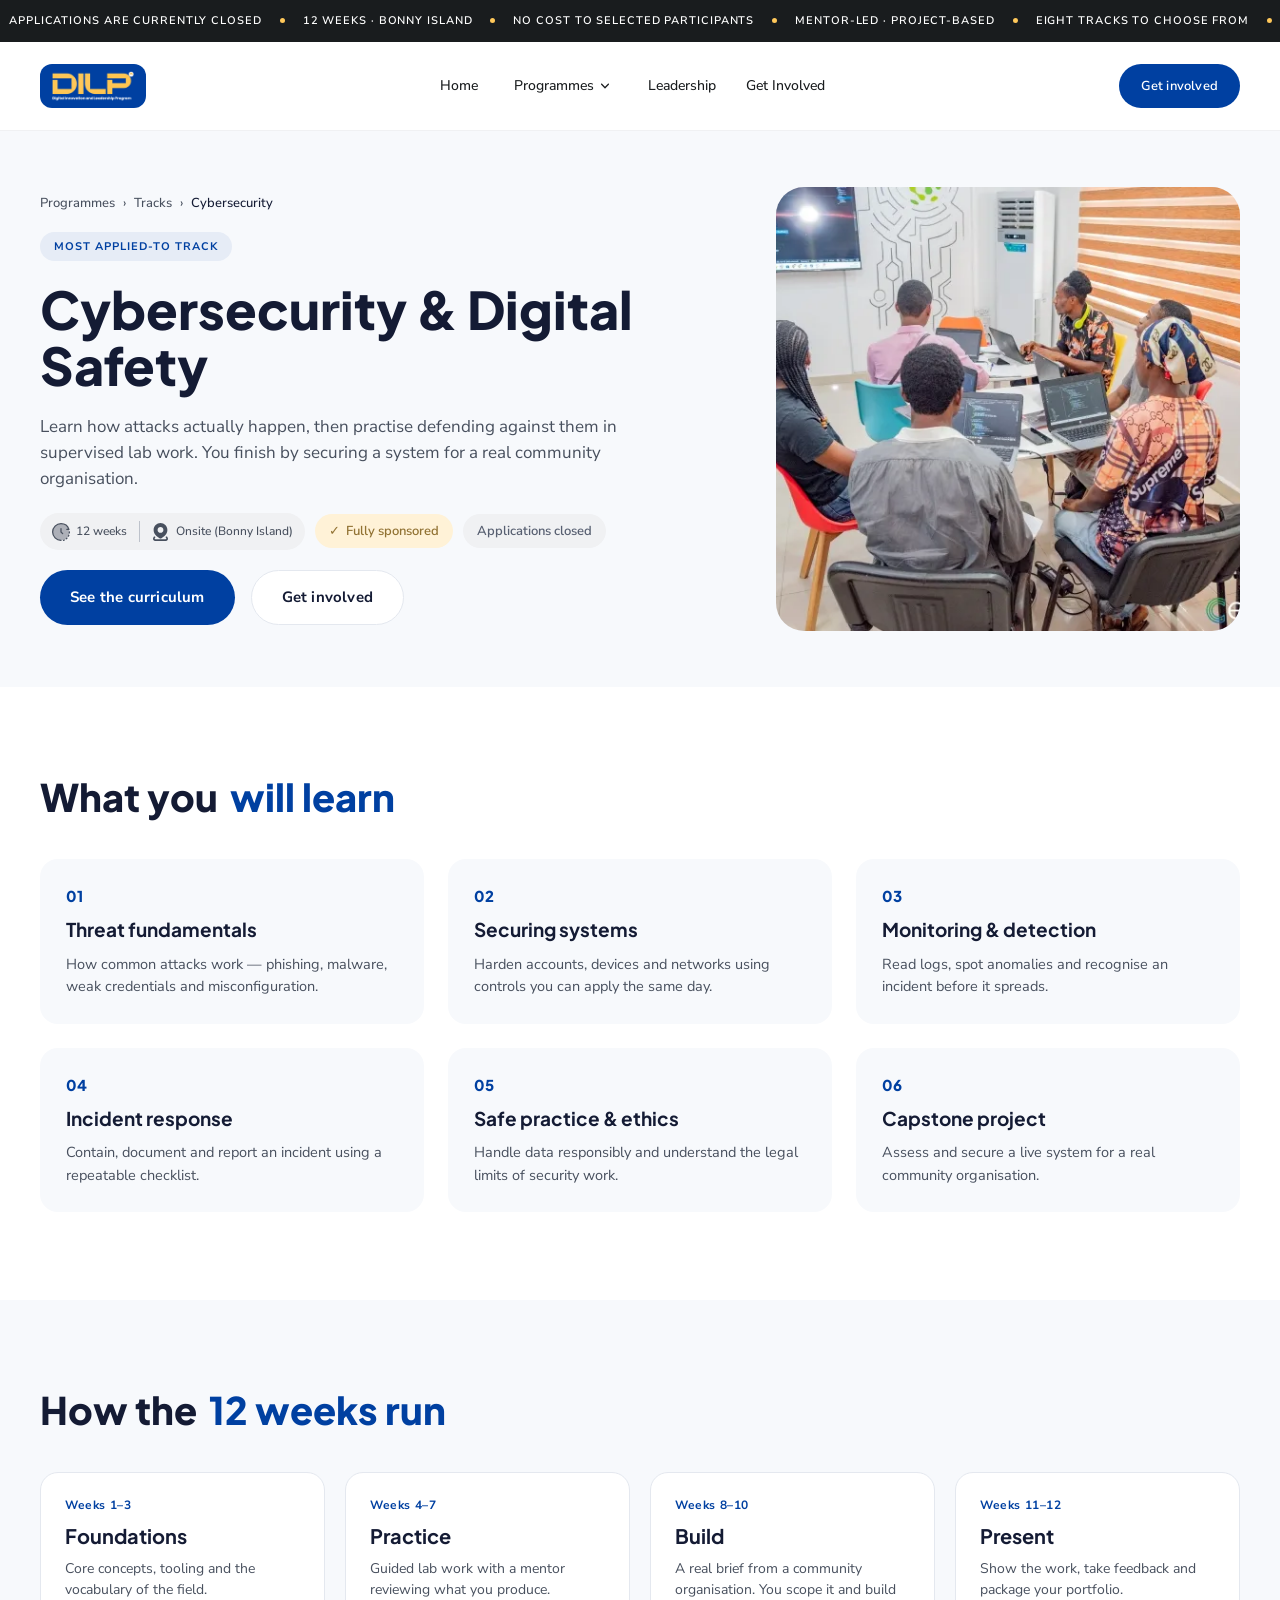
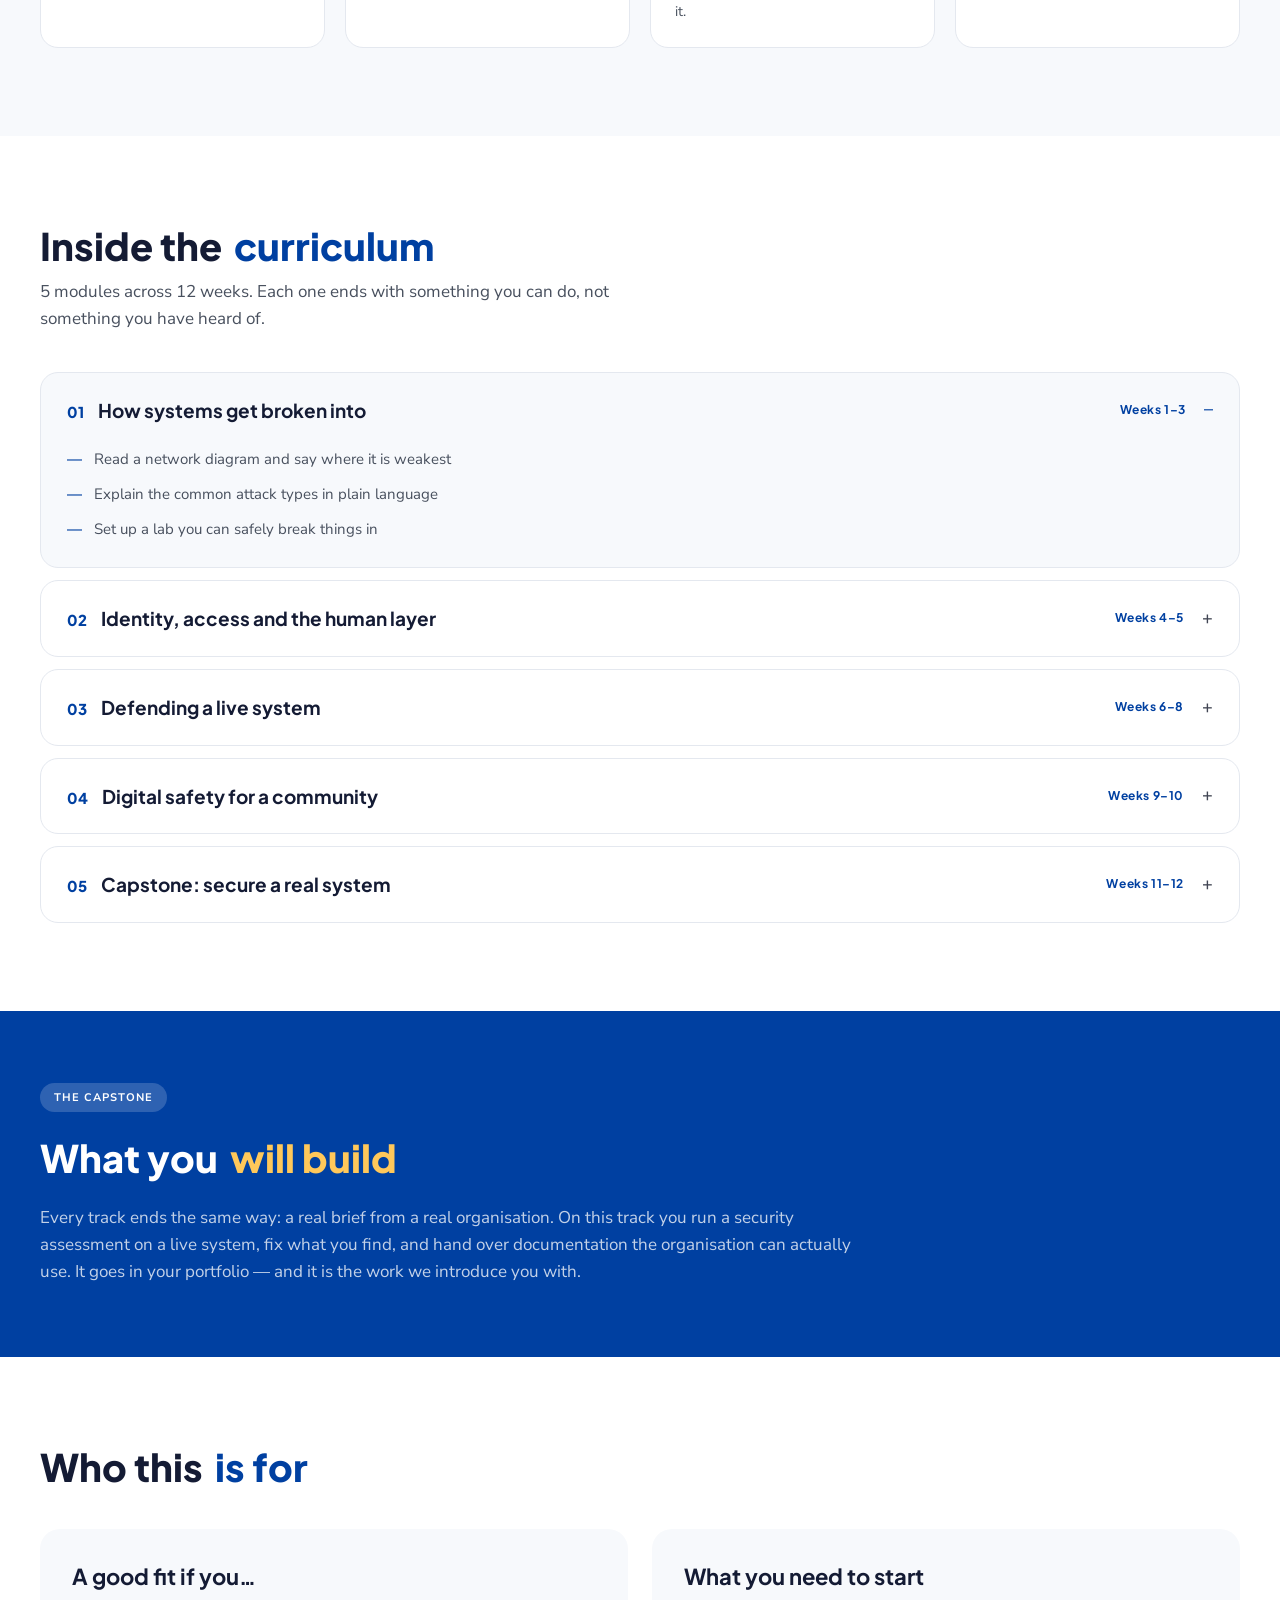
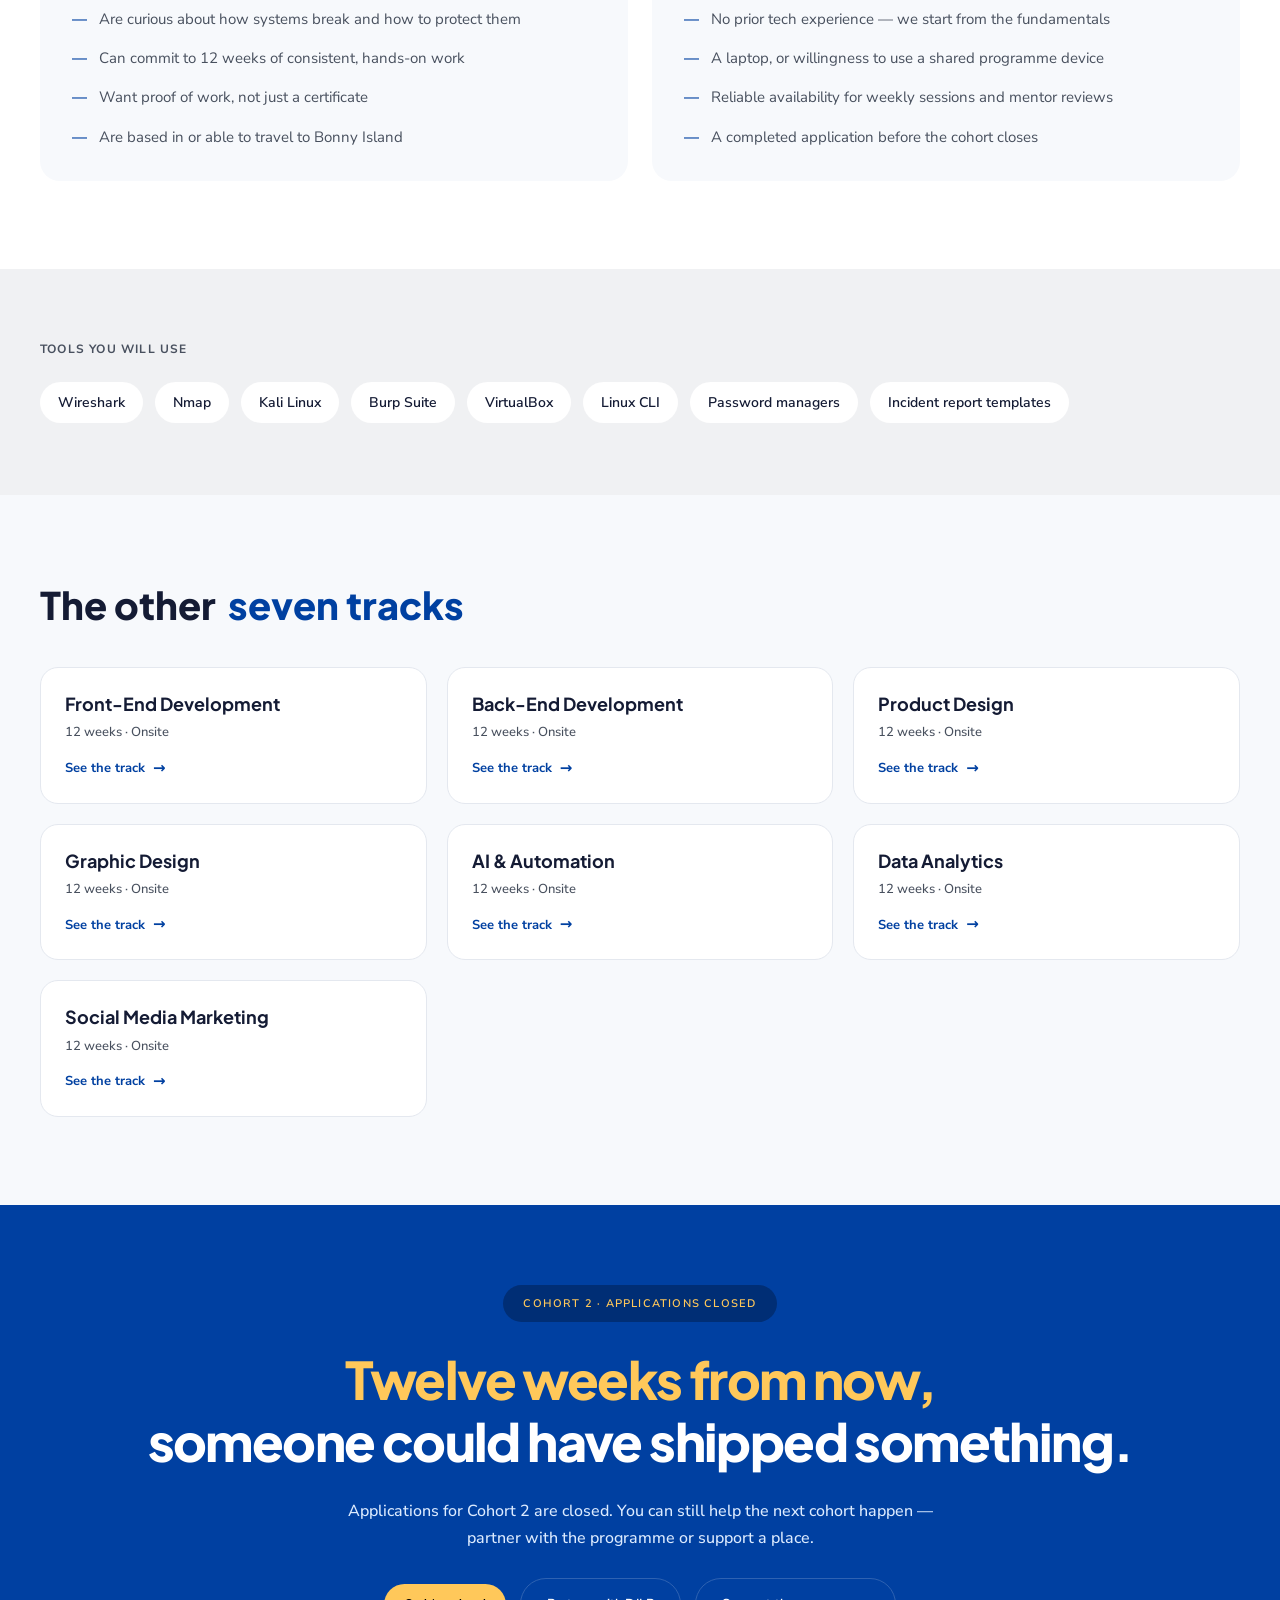
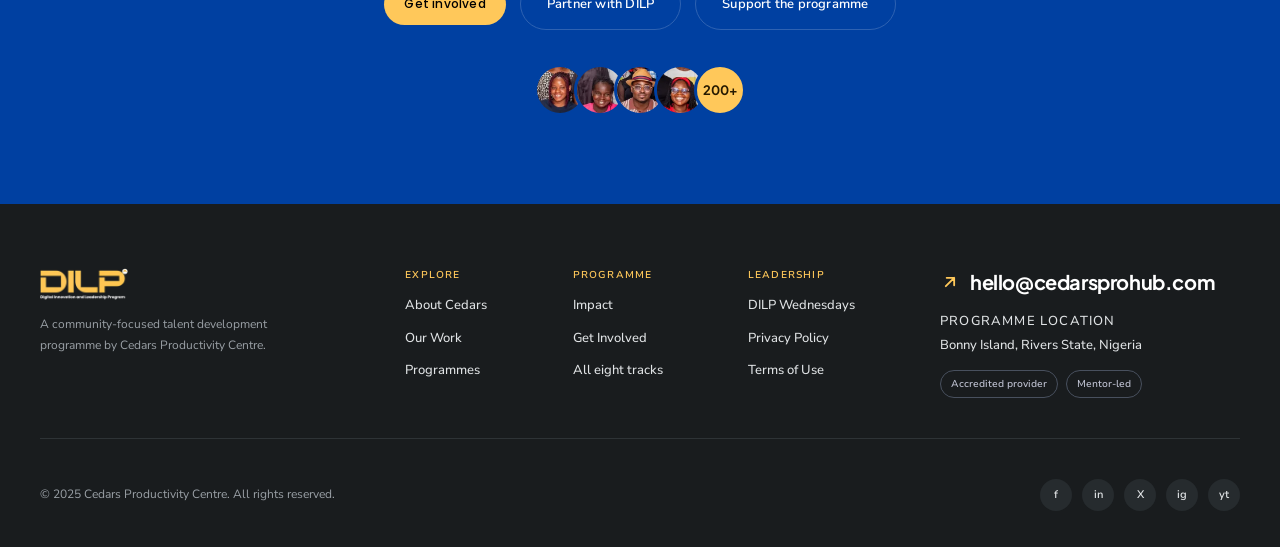
<file: tracks/cybersecurity.html>
<!DOCTYPE html>
<html lang="en">
<head>
<meta charset="utf-8">
<meta name="viewport" content="width=device-width, initial-scale=1">
<title>Cybersecurity &amp; Digital Safety — DILP | Cedars Productivity Centre</title>
<meta name="description" content="Learn how attacks actually happen, then practise defending against them in supervised lab work. You finish by securing a system for a real community organisation.">
<meta name="theme-color" content="#0040a1">

<meta property="og:type" content="website">
<meta property="og:title" content="Cybersecurity &amp; Digital Safety — DILP | Cedars Productivity Centre">
<meta property="og:description" content="Learn how attacks actually happen, then practise defending against them in supervised lab work. You finish by securing a system for a real community organisation.">
<meta property="og:image" content="../assets/img/track-featured.webp">

<link rel="preconnect" href="https://fonts.googleapis.com">
<link rel="preconnect" href="https://fonts.gstatic.com" crossorigin>
<link href="https://fonts.googleapis.com/css2?family=Plus+Jakarta+Sans:wght@600;700;800&family=Nunito+Sans:ital,wght@0,400;0,500;0,600;0,700;1,400&family=Poppins:wght@400;500;600&display=swap" rel="stylesheet">
<link rel="stylesheet" href="../styles.css">
</head>
<body>

<a class="skip-link" href="#main">Skip to content</a>

<div class="ticker" aria-label="Programme announcements">
  <div class="marquee" style="--marquee-duration: 42s" data-marquee>
    <div class="marquee__track" data-marquee-track>
      <p class="ticker__item">APPLICATIONS ARE CURRENTLY CLOSED <img class="ticker__dot" src="../assets/svg/ticker-dot.svg" alt="" aria-hidden="true"></p>
      <p class="ticker__item">12 WEEKS · BONNY ISLAND <img class="ticker__dot" src="../assets/svg/ticker-dot.svg" alt="" aria-hidden="true"></p>
      <p class="ticker__item">NO COST TO SELECTED PARTICIPANTS <img class="ticker__dot" src="../assets/svg/ticker-dot.svg" alt="" aria-hidden="true"></p>
      <p class="ticker__item">MENTOR-LED · PROJECT-BASED <img class="ticker__dot" src="../assets/svg/ticker-dot.svg" alt="" aria-hidden="true"></p>
      <p class="ticker__item">EIGHT TRACKS TO CHOOSE FROM <img class="ticker__dot" src="../assets/svg/ticker-dot.svg" alt="" aria-hidden="true"></p>
      <p class="ticker__item">DELIVERED BY CEDARS PRODUCTIVITY CENTRE <img class="ticker__dot" src="../assets/svg/ticker-dot.svg" alt="" aria-hidden="true"></p>
    </div>
  </div>
</div>

<header class="header" data-header>
  <div class="shell header__inner">
    <a class="logo" href="../index.html" aria-label="DILP — home">
      <span class="logo__plate">
        <img class="logo__img" src="../assets/img/dilp-logo.png" width="186" height="68" alt="DILP">
        <span class="logo__word" aria-hidden="true">DILP</span>
      </span>
    </a>

    <nav class="nav" aria-label="Primary">
      <a class="nav__link" href="../index.html">Home</a>
      <div class="nav__group" data-dropdown data-open="false">
        <button class="nav__link" type="button" aria-expanded="false" aria-haspopup="true" aria-controls="programmes-menu" data-dropdown-toggle>
          Programmes
          <img class="nav__chevron" src="../assets/svg/nav-chevron.svg" alt="" aria-hidden="true">
        </button>
        <div class="dropdown" id="programmes-menu" role="menu">
          <span class="dropdown__label">EIGHT TRACKS</span>
          <a role="menuitem" href="../tracks/cybersecurity.html" aria-current="page">Cybersecurity &amp; Digital Safety</a>
          <a role="menuitem" href="../tracks/front-end-development.html">Front-End Development</a>
          <a role="menuitem" href="../tracks/back-end-development.html">Back-End Development</a>
          <a role="menuitem" href="../tracks/product-design.html">Product Design</a>
          <a role="menuitem" href="../tracks/graphic-design.html">Graphic Design</a>
          <a role="menuitem" href="../tracks/ai-and-automation.html">AI &amp; Automation</a>
          <a role="menuitem" href="../tracks/data-analytics.html">Data Analytics</a>
          <a role="menuitem" href="../tracks/social-media-marketing.html">Social Media Marketing</a>
        </div>
      </div>
      <a class="nav__link" href="../articles/index.html">Leadership</a>
      <a class="nav__link" href="../get-involved.html">Get Involved</a>
    </nav>

    <div class="header__actions">
      <a class="btn btn--blue btn--nav" href="../get-involved.html">Get involved</a>
      <button class="burger" type="button" aria-expanded="false" aria-controls="mobile-nav" aria-label="Open menu" data-burger>
        <span></span>
      </button>
    </div>
  </div>

  <!-- Mobile menu mirrors the desktop nav exactly: the same four
       destinations, with Programmes expanding to the track list. -->
  <div class="mobile-nav" id="mobile-nav" data-open="false">
    <div class="shell">
      <ul data-accordion>
        <li><a href="../index.html">Home</a></li>
        <li class="mobile-nav__group" data-open="false">
          <button class="mobile-nav__toggle" type="button" aria-expanded="false" aria-controls="mobile-programmes" data-accordion-toggle>
            Programmes
            <span class="accordion__sign" aria-hidden="true">+</span>
          </button>
          <div class="accordion__panel" id="mobile-programmes" role="region" aria-label="Tracks">
            <div>
              <ul class="mobile-nav__sub">
                <li><a href="../tracks/cybersecurity.html">Cybersecurity &amp; Digital Safety</a></li>
            <li><a href="../tracks/front-end-development.html">Front-End Development</a></li>
            <li><a href="../tracks/back-end-development.html">Back-End Development</a></li>
            <li><a href="../tracks/product-design.html">Product Design</a></li>
            <li><a href="../tracks/graphic-design.html">Graphic Design</a></li>
            <li><a href="../tracks/ai-and-automation.html">AI &amp; Automation</a></li>
            <li><a href="../tracks/data-analytics.html">Data Analytics</a></li>
            <li><a href="../tracks/social-media-marketing.html">Social Media Marketing</a></li>
              </ul>
            </div>
          </div>
        </li>
        <li><a href="../articles/index.html">Leadership</a></li>
        <li><a href="../get-involved.html">Get Involved</a></li>
      </ul>
      <a class="btn btn--blue btn--lg" href="../get-involved.html">Get involved</a>
    </div>
  </div>
</header>

<main id="main">

  <section class="track-hero">
    <div class="shell track-hero__inner">
      <div class="track-hero__copy">
        <nav class="breadcrumb" aria-label="Breadcrumb">
          <a href="../index.html#tracks">Programmes</a>
          <span aria-hidden="true">›</span>
          <a href="../index.html#tracks">Tracks</a>
          <span aria-hidden="true">›</span>
          <span aria-current="page">Cybersecurity</span>
        </nav>

        <span class="chip-track">MOST APPLIED-TO TRACK</span>

        <h1 class="track-hero__title">Cybersecurity &amp; Digital Safety</h1>
        <p class="track-hero__lede">Learn how attacks actually happen, then practise defending against them in supervised lab work. You finish by securing a system for a real community organisation.</p>

        <div class="track-hero__meta">
          <div class="meta-pill meta-pill--tight">
            <span class="meta-pill__item"><span class="ico ico--16"><img src="../assets/svg/icon-clock.svg" alt="" aria-hidden="true"></span><span>12 weeks</span></span>
            <span class="meta-pill__rule"></span>
            <span class="meta-pill__item"><span class="ico ico--16"><img src="../assets/svg/icon-location.svg" alt="" aria-hidden="true"></span><span>Onsite (Bonny Island)</span></span>
          </div>
          <span class="chip-sponsored">✓&nbsp; Fully sponsored</span>
          <span class="chip-closed">Applications closed</span>
        </div>

        <div class="track-hero__ctas">
          <a class="btn btn--blue btn--track" href="#curriculum">See the curriculum</a>
          <a class="btn btn--paper btn--track" href="../get-involved.html">Get involved</a>
        </div>
      </div>

      <div class="track-hero__media">
        <img src="../assets/img/track-featured.webp" alt="DILP participants working through a lab session on laptops.">
      </div>
    </div>
  </section>

  <section class="track-section track-section--white">
    <div class="shell track-section__inner">
      <h2 class="heading-track reveal"><span>What you</span> <span class="accent">will learn</span></h2>
      <div class="outcomes">
        <article class="outcome reveal">
          <span class="outcome__num">01</span>
          <h3>Threat fundamentals</h3>
          <p>How common attacks work — phishing, malware, weak credentials and misconfiguration.</p>
        </article>
        <article class="outcome reveal">
          <span class="outcome__num">02</span>
          <h3>Securing systems</h3>
          <p>Harden accounts, devices and networks using controls you can apply the same day.</p>
        </article>
        <article class="outcome reveal">
          <span class="outcome__num">03</span>
          <h3>Monitoring &amp; detection</h3>
          <p>Read logs, spot anomalies and recognise an incident before it spreads.</p>
        </article>
        <article class="outcome reveal">
          <span class="outcome__num">04</span>
          <h3>Incident response</h3>
          <p>Contain, document and report an incident using a repeatable checklist.</p>
        </article>
        <article class="outcome reveal">
          <span class="outcome__num">05</span>
          <h3>Safe practice &amp; ethics</h3>
          <p>Handle data responsibly and understand the legal limits of security work.</p>
        </article>
        <article class="outcome reveal">
          <span class="outcome__num">06</span>
          <h3>Capstone project</h3>
          <p>Assess and secure a live system for a real community organisation.</p>
        </article>
      </div>
    </div>
  </section>

  <section class="track-section track-section--tint">
    <div class="shell track-section__inner">
      <h2 class="heading-track reveal"><span>How the</span> <span class="accent">12 weeks run</span></h2>
      <div class="phases">
        <article class="phase reveal">
          <span class="phase__weeks">Weeks 1–3</span>
          <h3>Foundations</h3>
          <p>Core concepts, tooling and the vocabulary of the field.</p>
        </article>
        <article class="phase reveal">
          <span class="phase__weeks">Weeks 4–7</span>
          <h3>Practice</h3>
          <p>Guided lab work with a mentor reviewing what you produce.</p>
        </article>
        <article class="phase reveal">
          <span class="phase__weeks">Weeks 8–10</span>
          <h3>Build</h3>
          <p>A real brief from a community organisation. You scope it and build it.</p>
        </article>
        <article class="phase reveal">
          <span class="phase__weeks">Weeks 11–12</span>
          <h3>Present</h3>
          <p>Show the work, take feedback and package your portfolio.</p>
        </article>
      </div>
    </div>
  </section>

  <section class="track-section track-section--white" id="curriculum">
    <div class="shell track-section__inner">
      <div class="curriculum__head reveal">
        <h2 class="heading-track"><span>Inside the</span> <span class="accent">curriculum</span></h2>
        <p>5 modules across 12 weeks. Each one ends with something you can do, not something you have heard of.</p>
      </div>

      <div class="curriculum" data-accordion data-single="true">
        <div class="curriculum__item" data-open="true">
          <button class="accordion__head curriculum__head-row" type="button" aria-expanded="true" aria-controls="module-1" data-accordion-toggle>
            <span class="curriculum__label">
              <span class="curriculum__num">01</span>
              <span class="curriculum__title">How systems get broken into</span>
            </span>
            <span class="curriculum__right">
              <span class="curriculum__weeks">Weeks 1–3</span>
              <span class="accordion__sign" aria-hidden="true">–</span>
            </span>
          </button>
          <div class="accordion__panel" id="module-1" role="region">
            <div>
              <ul class="curriculum__outcomes">
                <li><span aria-hidden="true">—</span>Read a network diagram and say where it is weakest</li>
                <li><span aria-hidden="true">—</span>Explain the common attack types in plain language</li>
                <li><span aria-hidden="true">—</span>Set up a lab you can safely break things in</li>
              </ul>
            </div>
          </div>
        </div>
        <div class="curriculum__item" data-open="false">
          <button class="accordion__head curriculum__head-row" type="button" aria-expanded="false" aria-controls="module-2" data-accordion-toggle>
            <span class="curriculum__label">
              <span class="curriculum__num">02</span>
              <span class="curriculum__title">Identity, access and the human layer</span>
            </span>
            <span class="curriculum__right">
              <span class="curriculum__weeks">Weeks 4–5</span>
              <span class="accordion__sign" aria-hidden="true">+</span>
            </span>
          </button>
          <div class="accordion__panel" id="module-2" role="region">
            <div>
              <ul class="curriculum__outcomes">
                <li><span aria-hidden="true">—</span>Configure accounts, passwords and MFA the way a small organisation actually can</li>
                <li><span aria-hidden="true">—</span>Run a phishing simulation and brief the people who clicked</li>
                <li><span aria-hidden="true">—</span>Write an access policy someone will follow</li>
              </ul>
            </div>
          </div>
        </div>
        <div class="curriculum__item" data-open="false">
          <button class="accordion__head curriculum__head-row" type="button" aria-expanded="false" aria-controls="module-3" data-accordion-toggle>
            <span class="curriculum__label">
              <span class="curriculum__num">03</span>
              <span class="curriculum__title">Defending a live system</span>
            </span>
            <span class="curriculum__right">
              <span class="curriculum__weeks">Weeks 6–8</span>
              <span class="accordion__sign" aria-hidden="true">+</span>
            </span>
          </button>
          <div class="accordion__panel" id="module-3" role="region">
            <div>
              <ul class="curriculum__outcomes">
                <li><span aria-hidden="true">—</span>Harden a server and a workstation from a known-bad baseline</li>
                <li><span aria-hidden="true">—</span>Read logs and spot the thing that does not belong</li>
                <li><span aria-hidden="true">—</span>Respond to an incident on a clock, with someone watching</li>
              </ul>
            </div>
          </div>
        </div>
        <div class="curriculum__item" data-open="false">
          <button class="accordion__head curriculum__head-row" type="button" aria-expanded="false" aria-controls="module-4" data-accordion-toggle>
            <span class="curriculum__label">
              <span class="curriculum__num">04</span>
              <span class="curriculum__title">Digital safety for a community</span>
            </span>
            <span class="curriculum__right">
              <span class="curriculum__weeks">Weeks 9–10</span>
              <span class="accordion__sign" aria-hidden="true">+</span>
            </span>
          </button>
          <div class="accordion__panel" id="module-4" role="region">
            <div>
              <ul class="curriculum__outcomes">
                <li><span aria-hidden="true">—</span>Audit an organisation’s exposure without touching anything you should not</li>
                <li><span aria-hidden="true">—</span>Teach a non-technical team what to do and what to stop doing</li>
                <li><span aria-hidden="true">—</span>Produce a findings report a director can act on</li>
              </ul>
            </div>
          </div>
        </div>
        <div class="curriculum__item" data-open="false">
          <button class="accordion__head curriculum__head-row" type="button" aria-expanded="false" aria-controls="module-5" data-accordion-toggle>
            <span class="curriculum__label">
              <span class="curriculum__num">05</span>
              <span class="curriculum__title">Capstone: secure a real system</span>
            </span>
            <span class="curriculum__right">
              <span class="curriculum__weeks">Weeks 11–12</span>
              <span class="accordion__sign" aria-hidden="true">+</span>
            </span>
          </button>
          <div class="accordion__panel" id="module-5" role="region">
            <div>
              <ul class="curriculum__outcomes">
                <li><span aria-hidden="true">—</span>Scope the work with the partner organisation</li>
                <li><span aria-hidden="true">—</span>Implement the fixes and verify they hold</li>
                <li><span aria-hidden="true">—</span>Hand over documentation and present what changed</li>
              </ul>
            </div>
          </div>
        </div>
      </div>
    </div>
  </section>

  <section class="capstone">
    <div class="shell capstone__inner">
      <span class="chip-capstone reveal">THE CAPSTONE</span>
      <h2 class="heading-track heading-track--onblue reveal"><span>What you</span> <span class="accent">will build</span></h2>
      <p class="capstone__body reveal">Every track ends the same way: a real brief from a real organisation. On this track you run a security assessment on a live system, fix what you find, and hand over documentation the organisation can actually use. It goes in your portfolio — and it is the work we introduce you with.</p>
    </div>
  </section>

  <section class="track-section track-section--white">
    <div class="shell track-section__inner">
      <h2 class="heading-track reveal"><span>Who this</span> <span class="accent">is for</span></h2>
      <div class="fit">
        <div class="fit__col reveal">
          <h3>A good fit if you…</h3>
          <ul>
            <li><span aria-hidden="true">—</span>Are curious about how systems break and how to protect them</li>
            <li><span aria-hidden="true">—</span>Can commit to 12 weeks of consistent, hands-on work</li>
            <li><span aria-hidden="true">—</span>Want proof of work, not just a certificate</li>
            <li><span aria-hidden="true">—</span>Are based in or able to travel to Bonny Island</li>
          </ul>
        </div>
        <div class="fit__col reveal">
          <h3>What you need to start</h3>
          <ul>
            <li><span aria-hidden="true">—</span>No prior tech experience — we start from the fundamentals</li>
            <li><span aria-hidden="true">—</span>A laptop, or willingness to use a shared programme device</li>
            <li><span aria-hidden="true">—</span>Reliable availability for weekly sessions and mentor reviews</li>
            <li><span aria-hidden="true">—</span>A completed application before the cohort closes</li>
          </ul>
        </div>
      </div>
    </div>
  </section>


  <section class="tools">
    <div class="shell tools__inner">
      <span class="tools__label">TOOLS YOU WILL USE</span>
      <div class="tools__chips">
        <span class="chip-tool">Wireshark</span>
        <span class="chip-tool">Nmap</span>
        <span class="chip-tool">Kali Linux</span>
        <span class="chip-tool">Burp Suite</span>
        <span class="chip-tool">VirtualBox</span>
        <span class="chip-tool">Linux CLI</span>
        <span class="chip-tool">Password managers</span>
        <span class="chip-tool">Incident report templates</span>
      </div>
    </div>
  </section>

  <section class="track-section track-section--tint">
    <div class="shell track-section__inner">
      <h2 class="heading-track reveal"><span>The other</span> <span class="accent">seven tracks</span></h2>
      <div class="other-tracks">
        <a class="other-track reveal" href="front-end-development.html">
          <span class="other-track__name">Front-End Development</span>
          <span class="other-track__meta">12 weeks · Onsite</span>
          <span class="other-track__go">See the track <span class="other-track__arrow" aria-hidden="true">&rarr;</span></span>
        </a>
        <a class="other-track reveal" href="back-end-development.html">
          <span class="other-track__name">Back-End Development</span>
          <span class="other-track__meta">12 weeks · Onsite</span>
          <span class="other-track__go">See the track <span class="other-track__arrow" aria-hidden="true">&rarr;</span></span>
        </a>
        <a class="other-track reveal" href="product-design.html">
          <span class="other-track__name">Product Design</span>
          <span class="other-track__meta">12 weeks · Onsite</span>
          <span class="other-track__go">See the track <span class="other-track__arrow" aria-hidden="true">&rarr;</span></span>
        </a>
        <a class="other-track reveal" href="graphic-design.html">
          <span class="other-track__name">Graphic Design</span>
          <span class="other-track__meta">12 weeks · Onsite</span>
          <span class="other-track__go">See the track <span class="other-track__arrow" aria-hidden="true">&rarr;</span></span>
        </a>
        <a class="other-track reveal" href="ai-and-automation.html">
          <span class="other-track__name">AI &amp; Automation</span>
          <span class="other-track__meta">12 weeks · Onsite</span>
          <span class="other-track__go">See the track <span class="other-track__arrow" aria-hidden="true">&rarr;</span></span>
        </a>
        <a class="other-track reveal" href="data-analytics.html">
          <span class="other-track__name">Data Analytics</span>
          <span class="other-track__meta">12 weeks · Onsite</span>
          <span class="other-track__go">See the track <span class="other-track__arrow" aria-hidden="true">&rarr;</span></span>
        </a>
        <a class="other-track reveal" href="social-media-marketing.html">
          <span class="other-track__name">Social Media Marketing</span>
          <span class="other-track__meta">12 weeks · Onsite</span>
          <span class="other-track__go">See the track <span class="other-track__arrow" aria-hidden="true">&rarr;</span></span>
        </a>
      </div>
    </div>
  </section>

  <section class="final" id="apply">
    <div class="shell final__inner">
      <span class="final__pill reveal">COHORT 2 · APPLICATIONS CLOSED</span>

      <h2 class="final__headline reveal">
        <span class="accent">Twelve weeks from now,</span>
        <span>someone could have shipped something.</span>
      </h2>

      <p class="final__sub reveal">Applications for Cohort 2 are closed. You can still help the next cohort happen — partner with the programme or support a place.</p>

      <div class="final__ctas reveal">
        <a class="btn btn--yellow btn--pill-12" href="../get-involved.html">Get involved</a>
        <a class="btn btn--ghost-blue" style="padding:16px 26px;font-size:13px" href="mailto:partnerships@cedarsprohub.com?subject=Partnering%20with%20DILP">Partner with DILP</a>
        <a class="btn btn--ghost-blue" style="padding:16px 26px;font-size:13px" href="mailto:partnerships@cedarsprohub.com?subject=Supporting%20DILP">Support the programme</a>
      </div>

      <div class="final__avatars reveal">
        <img src="../assets/img/cohort-avatar-1.webp" width="52" height="52" alt="" loading="lazy">
        <img src="../assets/img/cohort-avatar-2.webp" width="52" height="52" alt="" loading="lazy">
        <img src="../assets/img/cohort-avatar-3.webp" width="52" height="52" alt="" loading="lazy">
        <img src="../assets/img/cohort-avatar-4.webp" width="52" height="52" alt="" loading="lazy">
        <span class="final__count">200+</span>
      </div>
    </div>
  </section>
</main>

<footer class="footer">
  <div class="shell footer__inner">
    <div class="footer__top">
      <div class="footer__brand">
        <div class="logo">
          <span class="logo__plate">
            <img class="logo__img" src="../assets/img/dilp-logo.png" width="186" height="68" alt="DILP">
            <span class="logo__word" aria-hidden="true">DILP</span>
          </span>
        </div>
        <p>A community-focused talent development programme by Cedars Productivity Centre.</p>
      </div>

      <nav class="footer__col" aria-label="Explore">
        <span class="footer__label">EXPLORE</span>
        <a href="../index.html#why">About Cedars</a>
        <a href="../index.html#impact">Our Work</a>
        <a href="../index.html#tracks">Programmes</a>
      </nav>

      <nav class="footer__col" aria-label="Programme">
        <span class="footer__label">PROGRAMME</span>
        <a href="../index.html#impact">Impact</a>
        <a href="../get-involved.html">Get Involved</a>
        <a href="../index.html#tracks">All eight tracks</a>
      </nav>

      <nav class="footer__col" aria-label="Leadership">
        <span class="footer__label">LEADERSHIP</span>
        <a href="../articles/index.html">DILP Wednesdays</a>
        <a href="#">Privacy Policy</a>
        <a href="#">Terms of Use</a>
      </nav>

      <div class="footer__contact">
        <a class="footer__email" href="mailto:hello@cedarsprohub.com">
          <img src="../assets/svg/footer-arrow.svg" alt="" aria-hidden="true">
          <span>hello@cedarsprohub.com</span>
        </a>
        <div class="footer__location">
          <span class="footer__label">PROGRAMME LOCATION</span>
          <span>Bonny Island, Rivers State, Nigeria</span>
        </div>
        <div class="chips">
          <span class="chip-outline">Accredited provider</span>
          <span class="chip-outline">Mentor-led</span>
        </div>
      </div>
    </div>

    <div class="footer__divider"></div>

    <div class="footer__bottom">
      <p>© 2025 Cedars Productivity Centre. All rights reserved.</p>
      <div class="socials">
        <a href="#" aria-label="Facebook">f</a>
        <a href="#" aria-label="LinkedIn">in</a>
        <a href="#" aria-label="X">X</a>
        <a href="#" aria-label="Instagram">ig</a>
        <a href="#" aria-label="YouTube">yt</a>
      </div>
    </div>
  </div>
</footer>

<script src="../script.js"></script>
</body>
</html>
</file>
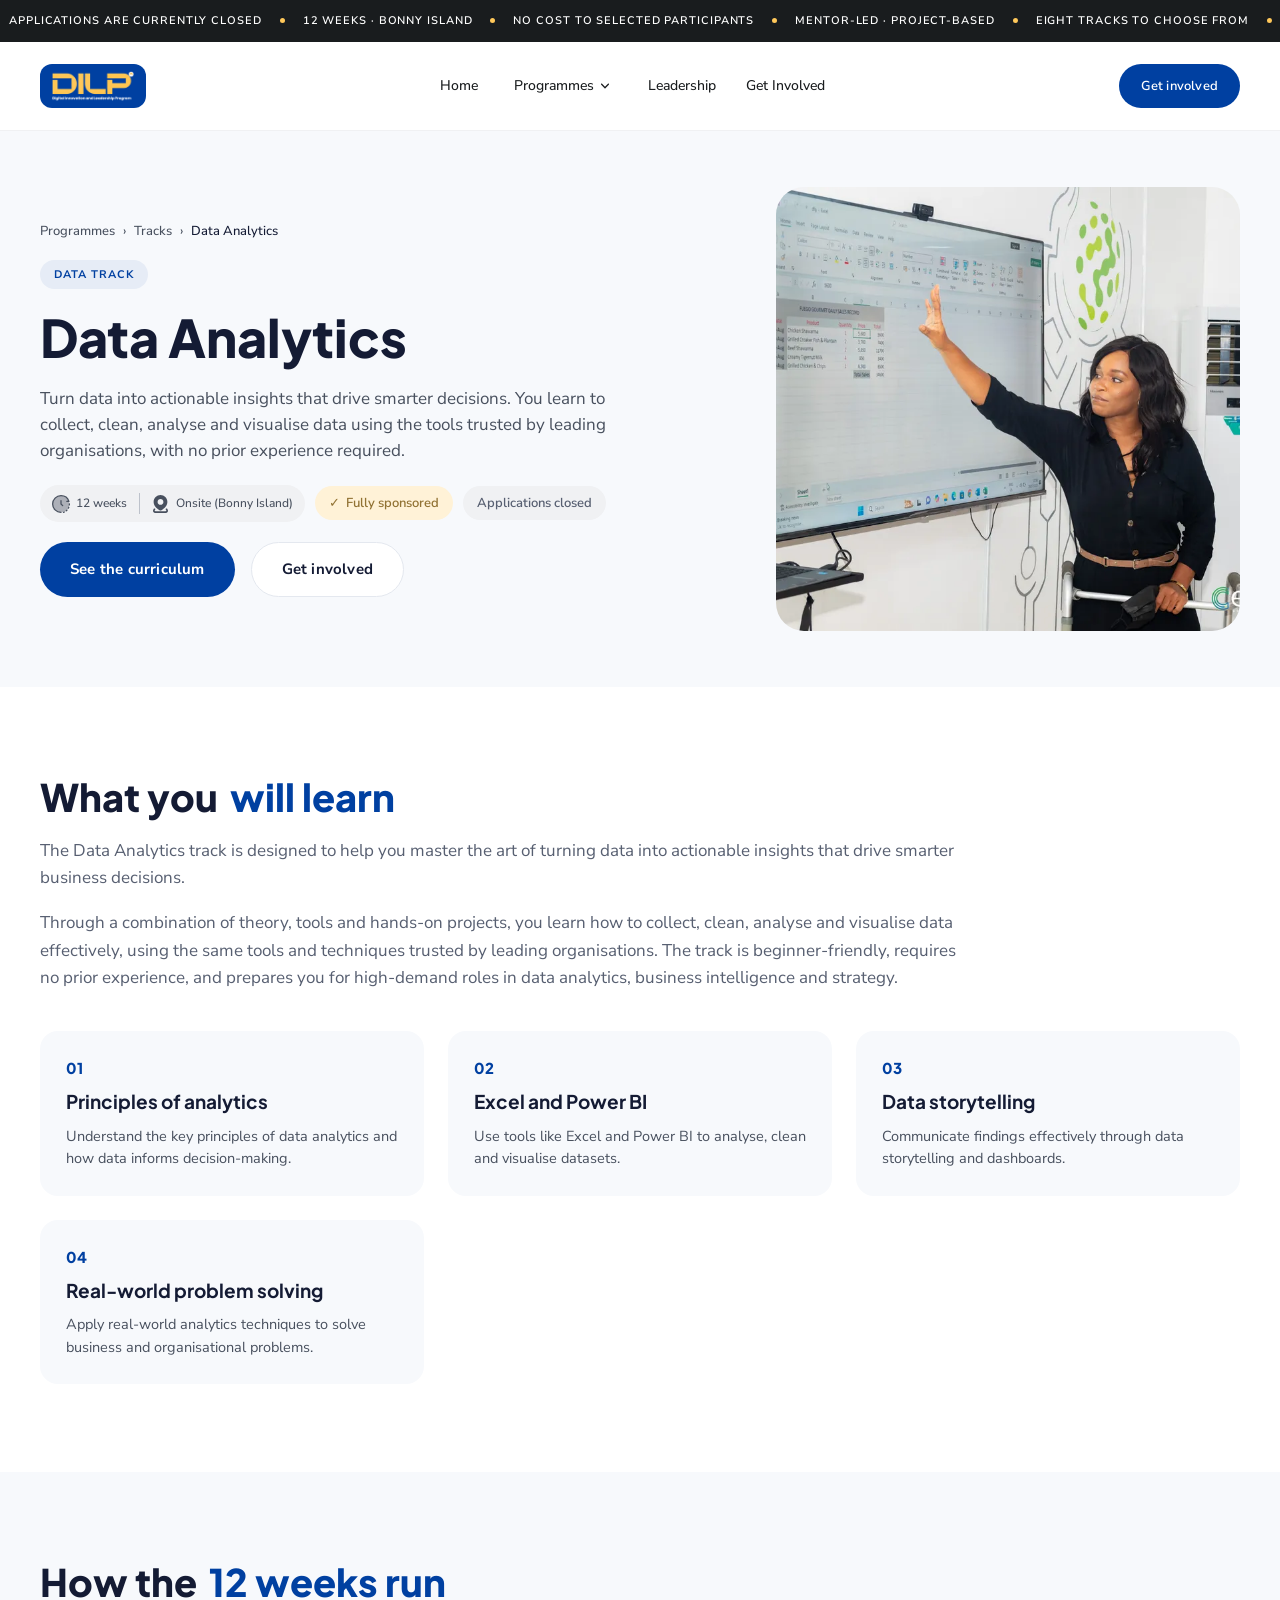
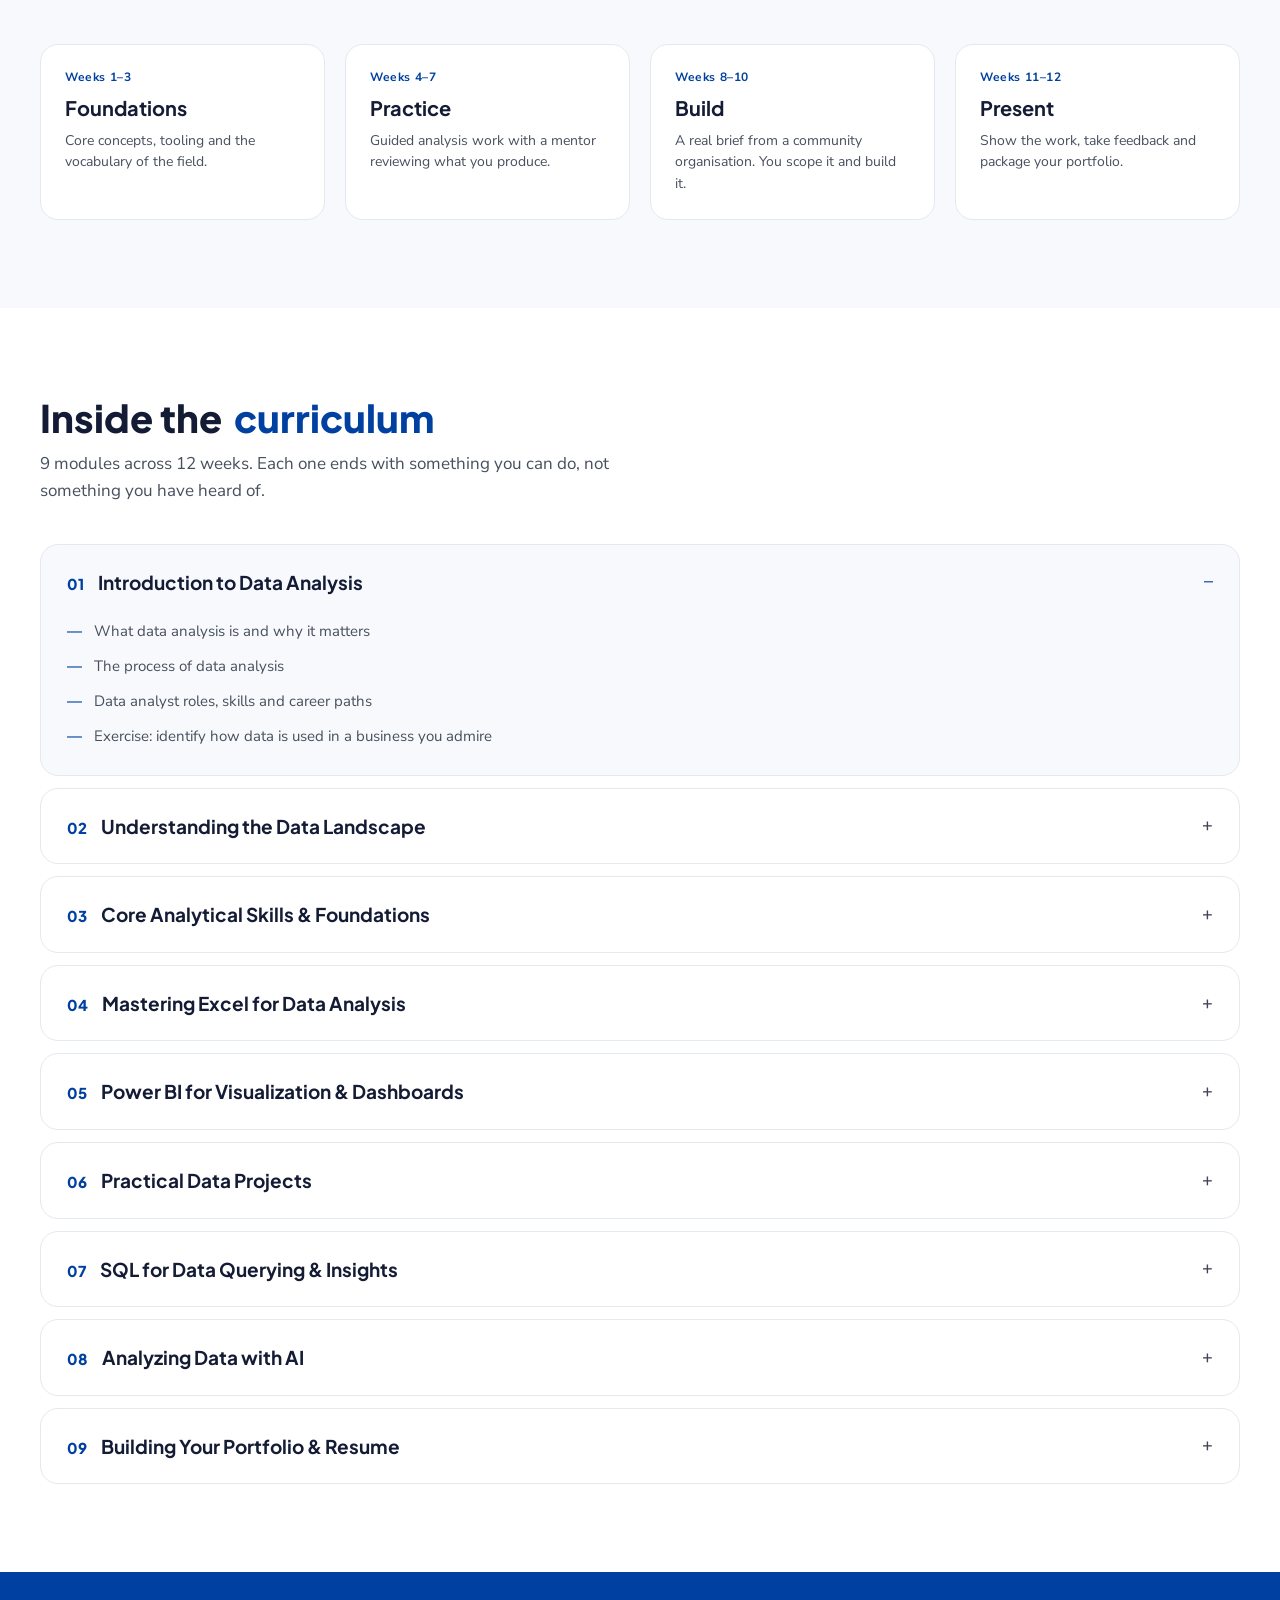
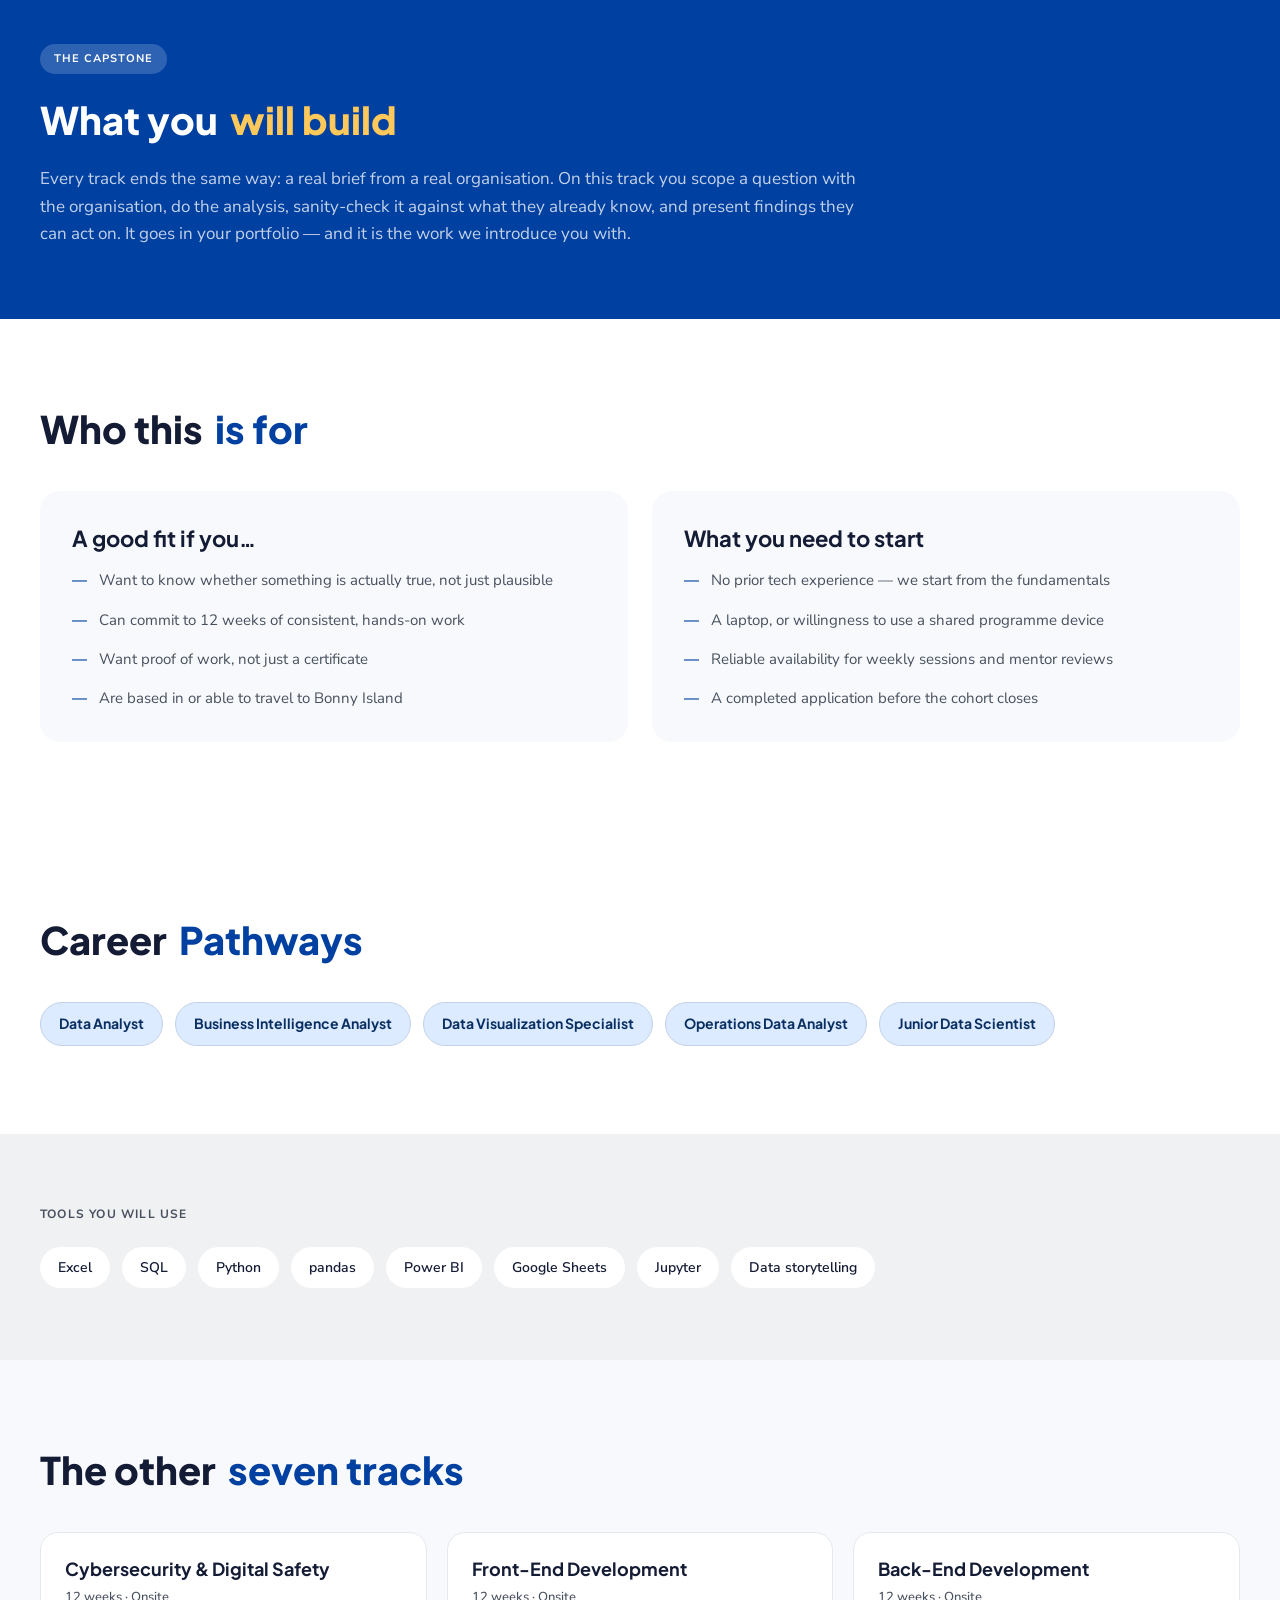
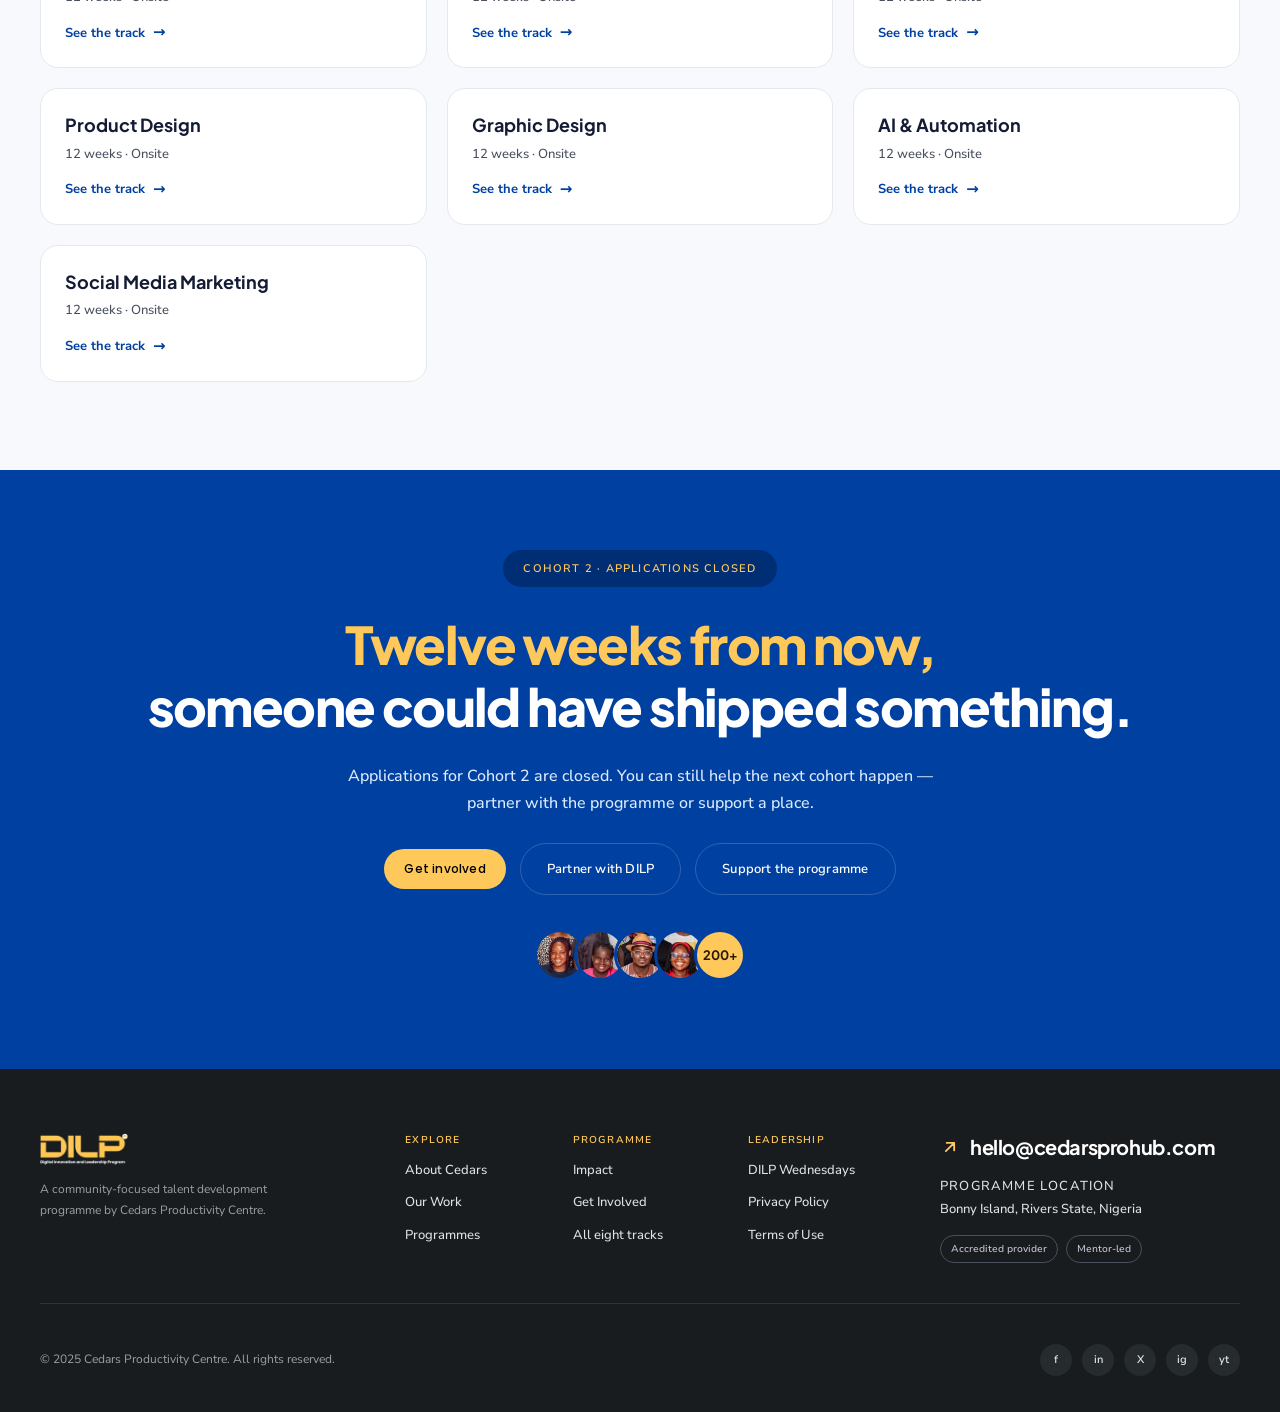
<file: tracks/data-analytics.html>
<!DOCTYPE html>
<html lang="en">
<head>
<meta charset="utf-8">
<meta name="viewport" content="width=device-width, initial-scale=1">
<title>Data Analytics — DILP | Cedars Productivity Centre</title>
<meta name="description" content="Turn data into actionable insights that drive smarter decisions. You learn to collect, clean, analyse and visualise data using the tools trusted by leading organisations, with no prior experience required.">
<meta name="theme-color" content="#0040a1">

<meta property="og:type" content="website">
<meta property="og:title" content="Data Analytics — DILP | Cedars Productivity Centre">
<meta property="og:description" content="Turn data into actionable insights that drive smarter decisions. You learn to collect, clean, analyse and visualise data using the tools trusted by leading organisations, with no prior experience required.">
<meta property="og:image" content="../assets/img/track-data-top.webp">

<link rel="preconnect" href="https://fonts.googleapis.com">
<link rel="preconnect" href="https://fonts.gstatic.com" crossorigin>
<link href="https://fonts.googleapis.com/css2?family=Plus+Jakarta+Sans:wght@600;700;800&family=Nunito+Sans:ital,wght@0,400;0,500;0,600;0,700;1,400&family=Poppins:wght@400;500;600&display=swap" rel="stylesheet">
<link rel="stylesheet" href="../styles.css">
</head>
<body>

<a class="skip-link" href="#main">Skip to content</a>

<div class="ticker" aria-label="Programme announcements">
  <div class="marquee" style="--marquee-duration: 42s" data-marquee>
    <div class="marquee__track" data-marquee-track>
      <p class="ticker__item">APPLICATIONS ARE CURRENTLY CLOSED <img class="ticker__dot" src="../assets/svg/ticker-dot.svg" alt="" aria-hidden="true"></p>
      <p class="ticker__item">12 WEEKS · BONNY ISLAND <img class="ticker__dot" src="../assets/svg/ticker-dot.svg" alt="" aria-hidden="true"></p>
      <p class="ticker__item">NO COST TO SELECTED PARTICIPANTS <img class="ticker__dot" src="../assets/svg/ticker-dot.svg" alt="" aria-hidden="true"></p>
      <p class="ticker__item">MENTOR-LED · PROJECT-BASED <img class="ticker__dot" src="../assets/svg/ticker-dot.svg" alt="" aria-hidden="true"></p>
      <p class="ticker__item">EIGHT TRACKS TO CHOOSE FROM <img class="ticker__dot" src="../assets/svg/ticker-dot.svg" alt="" aria-hidden="true"></p>
      <p class="ticker__item">DELIVERED BY CEDARS PRODUCTIVITY CENTRE <img class="ticker__dot" src="../assets/svg/ticker-dot.svg" alt="" aria-hidden="true"></p>
    </div>
  </div>
</div>

<header class="header" data-header>
  <div class="shell header__inner">
    <a class="logo" href="../index.html" aria-label="DILP — home">
      <span class="logo__plate">
        <img class="logo__img" src="../assets/img/dilp-logo.png" width="186" height="68" alt="DILP">
        <span class="logo__word" aria-hidden="true">DILP</span>
      </span>
    </a>

    <nav class="nav" aria-label="Primary">
      <a class="nav__link" href="../index.html">Home</a>
      <div class="nav__group" data-dropdown data-open="false">
        <button class="nav__link" type="button" aria-expanded="false" aria-haspopup="true" aria-controls="programmes-menu" data-dropdown-toggle>
          Programmes
          <img class="nav__chevron" src="../assets/svg/nav-chevron.svg" alt="" aria-hidden="true">
        </button>
        <div class="dropdown" id="programmes-menu" role="menu">
          <span class="dropdown__label">EIGHT TRACKS</span>
          <a role="menuitem" href="../tracks/cybersecurity.html">Cybersecurity &amp; Digital Safety</a>
          <a role="menuitem" href="../tracks/front-end-development.html">Front-End Development</a>
          <a role="menuitem" href="../tracks/back-end-development.html">Back-End Development</a>
          <a role="menuitem" href="../tracks/product-design.html">Product Design</a>
          <a role="menuitem" href="../tracks/graphic-design.html">Graphic Design</a>
          <a role="menuitem" href="../tracks/ai-and-automation.html">AI &amp; Automation</a>
          <a role="menuitem" href="../tracks/data-analytics.html" aria-current="page">Data Analytics</a>
          <a role="menuitem" href="../tracks/social-media-marketing.html">Social Media Marketing</a>
        </div>
      </div>
      <a class="nav__link" href="../articles/index.html">Leadership</a>
      <a class="nav__link" href="../get-involved.html">Get Involved</a>
    </nav>

    <div class="header__actions">
      <a class="btn btn--blue btn--nav" href="../get-involved.html">Get involved</a>
      <button class="burger" type="button" aria-expanded="false" aria-controls="mobile-nav" aria-label="Open menu" data-burger>
        <span></span>
      </button>
    </div>
  </div>

  <!-- Mobile menu mirrors the desktop nav exactly: the same four
       destinations, with Programmes expanding to the track list. -->
  <div class="mobile-nav" id="mobile-nav" data-open="false">
    <div class="shell">
      <ul data-accordion>
        <li><a href="../index.html">Home</a></li>
        <li class="mobile-nav__group" data-open="false">
          <button class="mobile-nav__toggle" type="button" aria-expanded="false" aria-controls="mobile-programmes" data-accordion-toggle>
            Programmes
            <span class="accordion__sign" aria-hidden="true">+</span>
          </button>
          <div class="accordion__panel" id="mobile-programmes" role="region" aria-label="Tracks">
            <div>
              <ul class="mobile-nav__sub">
                <li><a href="../tracks/cybersecurity.html">Cybersecurity &amp; Digital Safety</a></li>
            <li><a href="../tracks/front-end-development.html">Front-End Development</a></li>
            <li><a href="../tracks/back-end-development.html">Back-End Development</a></li>
            <li><a href="../tracks/product-design.html">Product Design</a></li>
            <li><a href="../tracks/graphic-design.html">Graphic Design</a></li>
            <li><a href="../tracks/ai-and-automation.html">AI &amp; Automation</a></li>
            <li><a href="../tracks/data-analytics.html">Data Analytics</a></li>
            <li><a href="../tracks/social-media-marketing.html">Social Media Marketing</a></li>
              </ul>
            </div>
          </div>
        </li>
        <li><a href="../articles/index.html">Leadership</a></li>
        <li><a href="../get-involved.html">Get Involved</a></li>
      </ul>
      <a class="btn btn--blue btn--lg" href="../get-involved.html">Get involved</a>
    </div>
  </div>
</header>

<main id="main">

  <section class="track-hero">
    <div class="shell track-hero__inner">
      <div class="track-hero__copy">
        <nav class="breadcrumb" aria-label="Breadcrumb">
          <a href="../index.html#tracks">Programmes</a>
          <span aria-hidden="true">›</span>
          <a href="../index.html#tracks">Tracks</a>
          <span aria-hidden="true">›</span>
          <span aria-current="page">Data Analytics</span>
        </nav>

        <span class="chip-track">DATA TRACK</span>

        <h1 class="track-hero__title">Data Analytics</h1>
        <p class="track-hero__lede">Turn data into actionable insights that drive smarter decisions. You learn to collect, clean, analyse and visualise data using the tools trusted by leading organisations, with no prior experience required.</p>

        <div class="track-hero__meta">
          <div class="meta-pill meta-pill--tight">
            <span class="meta-pill__item"><span class="ico ico--16"><img src="../assets/svg/icon-clock.svg" alt="" aria-hidden="true"></span><span>12 weeks</span></span>
            <span class="meta-pill__rule"></span>
            <span class="meta-pill__item"><span class="ico ico--16"><img src="../assets/svg/icon-location.svg" alt="" aria-hidden="true"></span><span>Onsite (Bonny Island)</span></span>
          </div>
          <span class="chip-sponsored">✓&nbsp; Fully sponsored</span>
          <span class="chip-closed">Applications closed</span>
        </div>

        <div class="track-hero__ctas">
          <a class="btn btn--blue btn--track" href="#curriculum">See the curriculum</a>
          <a class="btn btn--paper btn--track" href="../get-involved.html">Get involved</a>
        </div>
      </div>

      <div class="track-hero__media">
        <img src="../assets/img/track-data-top.webp" alt="A facilitator at a whiteboard during a data analytics class.">
      </div>
    </div>
  </section>

  <section class="track-section track-section--white">
    <div class="shell track-section__inner">
      <div class="track-overview reveal">
        <h2 class="heading-track"><span>What you</span> <span class="accent">will learn</span></h2>
        <p>The Data Analytics track is designed to help you master the art of turning data into actionable insights that drive smarter business decisions.</p>
        <p>Through a combination of theory, tools and hands-on projects, you learn how to collect, clean, analyse and visualise data effectively, using the same tools and techniques trusted by leading organisations. The track is beginner-friendly, requires no prior experience, and prepares you for high-demand roles in data analytics, business intelligence and strategy.</p>
      </div>
      <div class="outcomes">
        <article class="outcome reveal">
          <span class="outcome__num">01</span>
          <h3>Principles of analytics</h3>
          <p>Understand the key principles of data analytics and how data informs decision-making.</p>
        </article>
        <article class="outcome reveal">
          <span class="outcome__num">02</span>
          <h3>Excel and Power BI</h3>
          <p>Use tools like Excel and Power BI to analyse, clean and visualise datasets.</p>
        </article>
        <article class="outcome reveal">
          <span class="outcome__num">03</span>
          <h3>Data storytelling</h3>
          <p>Communicate findings effectively through data storytelling and dashboards.</p>
        </article>
        <article class="outcome reveal">
          <span class="outcome__num">04</span>
          <h3>Real-world problem solving</h3>
          <p>Apply real-world analytics techniques to solve business and organisational problems.</p>
        </article>
      </div>
    </div>
  </section>

  <section class="track-section track-section--tint">
    <div class="shell track-section__inner">
      <h2 class="heading-track reveal"><span>How the</span> <span class="accent">12 weeks run</span></h2>
      <div class="phases">
        <article class="phase reveal">
          <span class="phase__weeks">Weeks 1–3</span>
          <h3>Foundations</h3>
          <p>Core concepts, tooling and the vocabulary of the field.</p>
        </article>
        <article class="phase reveal">
          <span class="phase__weeks">Weeks 4–7</span>
          <h3>Practice</h3>
          <p>Guided analysis work with a mentor reviewing what you produce.</p>
        </article>
        <article class="phase reveal">
          <span class="phase__weeks">Weeks 8–10</span>
          <h3>Build</h3>
          <p>A real brief from a community organisation. You scope it and build it.</p>
        </article>
        <article class="phase reveal">
          <span class="phase__weeks">Weeks 11–12</span>
          <h3>Present</h3>
          <p>Show the work, take feedback and package your portfolio.</p>
        </article>
      </div>
    </div>
  </section>

  <section class="track-section track-section--white" id="curriculum">
    <div class="shell track-section__inner">
      <div class="curriculum__head reveal">
        <h2 class="heading-track"><span>Inside the</span> <span class="accent">curriculum</span></h2>
        <p>9 modules across 12 weeks. Each one ends with something you can do, not something you have heard of.</p>
      </div>

      <div class="curriculum" data-accordion data-single="true">
        <div class="curriculum__item" data-open="true">
          <button class="accordion__head curriculum__head-row" type="button" aria-expanded="true" aria-controls="module-1" data-accordion-toggle>
            <span class="curriculum__label">
              <span class="curriculum__num">01</span>
              <span class="curriculum__title">Introduction to Data Analysis</span>
            </span>
            <span class="curriculum__right">
              
              <span class="accordion__sign" aria-hidden="true">–</span>
            </span>
          </button>
          <div class="accordion__panel" id="module-1" role="region">
            <div>
              <ul class="curriculum__outcomes">
                <li><span aria-hidden="true">—</span>What data analysis is and why it matters</li>
                <li><span aria-hidden="true">—</span>The process of data analysis</li>
                <li><span aria-hidden="true">—</span>Data analyst roles, skills and career paths</li>
                <li><span aria-hidden="true">—</span>Exercise: identify how data is used in a business you admire</li>
              </ul>
            </div>
          </div>
        </div>
        <div class="curriculum__item" data-open="false">
          <button class="accordion__head curriculum__head-row" type="button" aria-expanded="false" aria-controls="module-2" data-accordion-toggle>
            <span class="curriculum__label">
              <span class="curriculum__num">02</span>
              <span class="curriculum__title">Understanding the Data Landscape</span>
            </span>
            <span class="curriculum__right">
              
              <span class="accordion__sign" aria-hidden="true">+</span>
            </span>
          </button>
          <div class="accordion__panel" id="module-2" role="region">
            <div>
              <ul class="curriculum__outcomes">
                <li><span aria-hidden="true">—</span>Data sources: databases, files, APIs and online platforms</li>
                <li><span aria-hidden="true">—</span>Structured vs unstructured data</li>
                <li><span aria-hidden="true">—</span>The data analysis workflow: collect, clean, analyse, visualise, report</li>
                <li><span aria-hidden="true">—</span>Exercise: research a dataset relevant to your field of interest</li>
              </ul>
            </div>
          </div>
        </div>
        <div class="curriculum__item" data-open="false">
          <button class="accordion__head curriculum__head-row" type="button" aria-expanded="false" aria-controls="module-3" data-accordion-toggle>
            <span class="curriculum__label">
              <span class="curriculum__num">03</span>
              <span class="curriculum__title">Core Analytical Skills &amp; Foundations</span>
            </span>
            <span class="curriculum__right">
              
              <span class="accordion__sign" aria-hidden="true">+</span>
            </span>
          </button>
          <div class="accordion__panel" id="module-3" role="region">
            <div>
              <ul class="curriculum__outcomes">
                <li><span aria-hidden="true">—</span>Technical skills: Excel formulas, syntax and the Power BI interface</li>
                <li><span aria-hidden="true">—</span>Analytical thinking: asking the right questions and interpreting data</li>
                <li><span aria-hidden="true">—</span>Soft skills: communication, storytelling with data, attention to detail</li>
              </ul>
            </div>
          </div>
        </div>
        <div class="curriculum__item" data-open="false">
          <button class="accordion__head curriculum__head-row" type="button" aria-expanded="false" aria-controls="module-4" data-accordion-toggle>
            <span class="curriculum__label">
              <span class="curriculum__num">04</span>
              <span class="curriculum__title">Mastering Excel for Data Analysis</span>
            </span>
            <span class="curriculum__right">
              
              <span class="accordion__sign" aria-hidden="true">+</span>
            </span>
          </button>
          <div class="accordion__panel" id="module-4" role="region">
            <div>
              <ul class="curriculum__outcomes">
                <li><span aria-hidden="true">—</span>Data cleaning, formatting and transformation</li>
                <li><span aria-hidden="true">—</span>Advanced formulas (VLOOKUP, INDEX-MATCH, IF, SUMIFS and more)</li>
                <li><span aria-hidden="true">—</span>Pivot tables and charts</li>
                <li><span aria-hidden="true">—</span>Exercise: analyse sales data and generate insights</li>
              </ul>
            </div>
          </div>
        </div>
        <div class="curriculum__item" data-open="false">
          <button class="accordion__head curriculum__head-row" type="button" aria-expanded="false" aria-controls="module-5" data-accordion-toggle>
            <span class="curriculum__label">
              <span class="curriculum__num">05</span>
              <span class="curriculum__title">Power BI for Visualization &amp; Dashboards</span>
            </span>
            <span class="curriculum__right">
              
              <span class="accordion__sign" aria-hidden="true">+</span>
            </span>
          </button>
          <div class="accordion__panel" id="module-5" role="region">
            <div>
              <ul class="curriculum__outcomes">
                <li><span aria-hidden="true">—</span>Introduction to the Power BI interface</li>
                <li><span aria-hidden="true">—</span>Connecting and transforming data with Power Query</li>
                <li><span aria-hidden="true">—</span>Building data models and relationships</li>
                <li><span aria-hidden="true">—</span>Creating interactive dashboards and reports</li>
                <li><span aria-hidden="true">—</span>Exercise: build a Power BI dashboard for a sample business</li>
              </ul>
            </div>
          </div>
        </div>
        <div class="curriculum__item" data-open="false">
          <button class="accordion__head curriculum__head-row" type="button" aria-expanded="false" aria-controls="module-6" data-accordion-toggle>
            <span class="curriculum__label">
              <span class="curriculum__num">06</span>
              <span class="curriculum__title">Practical Data Projects</span>
            </span>
            <span class="curriculum__right">
              
              <span class="accordion__sign" aria-hidden="true">+</span>
            </span>
          </button>
          <div class="accordion__panel" id="module-6" role="region">
            <div>
              <ul class="curriculum__outcomes">
                <li><span aria-hidden="true">—</span>End-to-end data analysis using Excel and Power BI</li>
                <li><span aria-hidden="true">—</span>Real-world project simulation</li>
                <li><span aria-hidden="true">—</span>Assignment: present your final project dashboard</li>
              </ul>
            </div>
          </div>
        </div>
        <div class="curriculum__item" data-open="false">
          <button class="accordion__head curriculum__head-row" type="button" aria-expanded="false" aria-controls="module-7" data-accordion-toggle>
            <span class="curriculum__label">
              <span class="curriculum__num">07</span>
              <span class="curriculum__title">SQL for Data Querying &amp; Insights</span>
            </span>
            <span class="curriculum__right">
              
              <span class="accordion__sign" aria-hidden="true">+</span>
            </span>
          </button>
          <div class="accordion__panel" id="module-7" role="region">
            <div>
              <ul class="curriculum__outcomes">
                <li><span aria-hidden="true">—</span>Understanding databases and relationships</li>
                <li><span aria-hidden="true">—</span>Basic SQL syntax (SELECT, WHERE, ORDER BY, GROUP BY)</li>
                <li><span aria-hidden="true">—</span>Exercise: write SQL queries to extract insights from a sample database</li>
              </ul>
            </div>
          </div>
        </div>
        <div class="curriculum__item" data-open="false">
          <button class="accordion__head curriculum__head-row" type="button" aria-expanded="false" aria-controls="module-8" data-accordion-toggle>
            <span class="curriculum__label">
              <span class="curriculum__num">08</span>
              <span class="curriculum__title">Analyzing Data with AI</span>
            </span>
            <span class="curriculum__right">
              
              <span class="accordion__sign" aria-hidden="true">+</span>
            </span>
          </button>
          <div class="accordion__panel" id="module-8" role="region">
            <div>
              <ul class="curriculum__outcomes">
                <li><span aria-hidden="true">—</span>Introduction to AI tools for analysts (ChatGPT, Copilot)</li>
                <li><span aria-hidden="true">—</span>Using AI for data cleaning, summarisation and reporting</li>
                <li><span aria-hidden="true">—</span>Integrating AI into Power BI and Excel workflows</li>
                <li><span aria-hidden="true">—</span>Exercise: use AI to automate part of your analysis process</li>
              </ul>
            </div>
          </div>
        </div>
        <div class="curriculum__item" data-open="false">
          <button class="accordion__head curriculum__head-row" type="button" aria-expanded="false" aria-controls="module-9" data-accordion-toggle>
            <span class="curriculum__label">
              <span class="curriculum__num">09</span>
              <span class="curriculum__title">Building Your Portfolio &amp; Resume</span>
            </span>
            <span class="curriculum__right">
              
              <span class="accordion__sign" aria-hidden="true">+</span>
            </span>
          </button>
          <div class="accordion__panel" id="module-9" role="region">
            <div>
              <ul class="curriculum__outcomes">
                <li><span aria-hidden="true">—</span>Structuring your data analysis portfolio</li>
                <li><span aria-hidden="true">—</span>Resume templates for data roles</li>
                <li><span aria-hidden="true">—</span>Exercise: upload one finished project to your portfolio</li>
              </ul>
            </div>
          </div>
        </div>
      </div>
    </div>
  </section>

  <section class="capstone">
    <div class="shell capstone__inner">
      <span class="chip-capstone reveal">THE CAPSTONE</span>
      <h2 class="heading-track heading-track--onblue reveal"><span>What you</span> <span class="accent">will build</span></h2>
      <p class="capstone__body reveal">Every track ends the same way: a real brief from a real organisation. On this track you scope a question with the organisation, do the analysis, sanity-check it against what they already know, and present findings they can act on. It goes in your portfolio — and it is the work we introduce you with.</p>
    </div>
  </section>

  <section class="track-section track-section--white">
    <div class="shell track-section__inner">
      <h2 class="heading-track reveal"><span>Who this</span> <span class="accent">is for</span></h2>
      <div class="fit">
        <div class="fit__col reveal">
          <h3>A good fit if you…</h3>
          <ul>
            <li><span aria-hidden="true">—</span>Want to know whether something is actually true, not just plausible</li>
            <li><span aria-hidden="true">—</span>Can commit to 12 weeks of consistent, hands-on work</li>
            <li><span aria-hidden="true">—</span>Want proof of work, not just a certificate</li>
            <li><span aria-hidden="true">—</span>Are based in or able to travel to Bonny Island</li>
          </ul>
        </div>
        <div class="fit__col reveal">
          <h3>What you need to start</h3>
          <ul>
            <li><span aria-hidden="true">—</span>No prior tech experience — we start from the fundamentals</li>
            <li><span aria-hidden="true">—</span>A laptop, or willingness to use a shared programme device</li>
            <li><span aria-hidden="true">—</span>Reliable availability for weekly sessions and mentor reviews</li>
            <li><span aria-hidden="true">—</span>A completed application before the cohort closes</li>
          </ul>
        </div>
      </div>
    </div>
  </section>

  <section class="track-section track-section--white">
    <div class="shell track-section__inner">
      <h2 class="heading-track reveal"><span>Career</span> <span class="accent">Pathways</span></h2>
      <div class="careers reveal">
        <span class="chip-career">Data Analyst</span>
        <span class="chip-career">Business Intelligence Analyst</span>
        <span class="chip-career">Data Visualization Specialist</span>
        <span class="chip-career">Operations Data Analyst</span>
        <span class="chip-career">Junior Data Scientist</span>
      </div>
    </div>
  </section>

  <section class="tools">
    <div class="shell tools__inner">
      <span class="tools__label">TOOLS YOU WILL USE</span>
      <div class="tools__chips">
        <span class="chip-tool">Excel</span>
        <span class="chip-tool">SQL</span>
        <span class="chip-tool">Python</span>
        <span class="chip-tool">pandas</span>
        <span class="chip-tool">Power BI</span>
        <span class="chip-tool">Google Sheets</span>
        <span class="chip-tool">Jupyter</span>
        <span class="chip-tool">Data storytelling</span>
      </div>
    </div>
  </section>

  <section class="track-section track-section--tint">
    <div class="shell track-section__inner">
      <h2 class="heading-track reveal"><span>The other</span> <span class="accent">seven tracks</span></h2>
      <div class="other-tracks">
        <a class="other-track reveal" href="cybersecurity.html">
          <span class="other-track__name">Cybersecurity &amp; Digital Safety</span>
          <span class="other-track__meta">12 weeks · Onsite</span>
          <span class="other-track__go">See the track <span class="other-track__arrow" aria-hidden="true">&rarr;</span></span>
        </a>
        <a class="other-track reveal" href="front-end-development.html">
          <span class="other-track__name">Front-End Development</span>
          <span class="other-track__meta">12 weeks · Onsite</span>
          <span class="other-track__go">See the track <span class="other-track__arrow" aria-hidden="true">&rarr;</span></span>
        </a>
        <a class="other-track reveal" href="back-end-development.html">
          <span class="other-track__name">Back-End Development</span>
          <span class="other-track__meta">12 weeks · Onsite</span>
          <span class="other-track__go">See the track <span class="other-track__arrow" aria-hidden="true">&rarr;</span></span>
        </a>
        <a class="other-track reveal" href="product-design.html">
          <span class="other-track__name">Product Design</span>
          <span class="other-track__meta">12 weeks · Onsite</span>
          <span class="other-track__go">See the track <span class="other-track__arrow" aria-hidden="true">&rarr;</span></span>
        </a>
        <a class="other-track reveal" href="graphic-design.html">
          <span class="other-track__name">Graphic Design</span>
          <span class="other-track__meta">12 weeks · Onsite</span>
          <span class="other-track__go">See the track <span class="other-track__arrow" aria-hidden="true">&rarr;</span></span>
        </a>
        <a class="other-track reveal" href="ai-and-automation.html">
          <span class="other-track__name">AI &amp; Automation</span>
          <span class="other-track__meta">12 weeks · Onsite</span>
          <span class="other-track__go">See the track <span class="other-track__arrow" aria-hidden="true">&rarr;</span></span>
        </a>
        <a class="other-track reveal" href="social-media-marketing.html">
          <span class="other-track__name">Social Media Marketing</span>
          <span class="other-track__meta">12 weeks · Onsite</span>
          <span class="other-track__go">See the track <span class="other-track__arrow" aria-hidden="true">&rarr;</span></span>
        </a>
      </div>
    </div>
  </section>

  <section class="final" id="apply">
    <div class="shell final__inner">
      <span class="final__pill reveal">COHORT 2 · APPLICATIONS CLOSED</span>

      <h2 class="final__headline reveal">
        <span class="accent">Twelve weeks from now,</span>
        <span>someone could have shipped something.</span>
      </h2>

      <p class="final__sub reveal">Applications for Cohort 2 are closed. You can still help the next cohort happen — partner with the programme or support a place.</p>

      <div class="final__ctas reveal">
        <a class="btn btn--yellow btn--pill-12" href="../get-involved.html">Get involved</a>
        <a class="btn btn--ghost-blue" style="padding:16px 26px;font-size:13px" href="mailto:partnerships@cedarsprohub.com?subject=Partnering%20with%20DILP">Partner with DILP</a>
        <a class="btn btn--ghost-blue" style="padding:16px 26px;font-size:13px" href="mailto:partnerships@cedarsprohub.com?subject=Supporting%20DILP">Support the programme</a>
      </div>

      <div class="final__avatars reveal">
        <img src="../assets/img/cohort-avatar-1.webp" width="52" height="52" alt="" loading="lazy">
        <img src="../assets/img/cohort-avatar-2.webp" width="52" height="52" alt="" loading="lazy">
        <img src="../assets/img/cohort-avatar-3.webp" width="52" height="52" alt="" loading="lazy">
        <img src="../assets/img/cohort-avatar-4.webp" width="52" height="52" alt="" loading="lazy">
        <span class="final__count">200+</span>
      </div>
    </div>
  </section>
</main>

<footer class="footer">
  <div class="shell footer__inner">
    <div class="footer__top">
      <div class="footer__brand">
        <div class="logo">
          <span class="logo__plate">
            <img class="logo__img" src="../assets/img/dilp-logo.png" width="186" height="68" alt="DILP">
            <span class="logo__word" aria-hidden="true">DILP</span>
          </span>
        </div>
        <p>A community-focused talent development programme by Cedars Productivity Centre.</p>
      </div>

      <nav class="footer__col" aria-label="Explore">
        <span class="footer__label">EXPLORE</span>
        <a href="../index.html#why">About Cedars</a>
        <a href="../index.html#impact">Our Work</a>
        <a href="../index.html#tracks">Programmes</a>
      </nav>

      <nav class="footer__col" aria-label="Programme">
        <span class="footer__label">PROGRAMME</span>
        <a href="../index.html#impact">Impact</a>
        <a href="../get-involved.html">Get Involved</a>
        <a href="../index.html#tracks">All eight tracks</a>
      </nav>

      <nav class="footer__col" aria-label="Leadership">
        <span class="footer__label">LEADERSHIP</span>
        <a href="../articles/index.html">DILP Wednesdays</a>
        <a href="#">Privacy Policy</a>
        <a href="#">Terms of Use</a>
      </nav>

      <div class="footer__contact">
        <a class="footer__email" href="mailto:hello@cedarsprohub.com">
          <img src="../assets/svg/footer-arrow.svg" alt="" aria-hidden="true">
          <span>hello@cedarsprohub.com</span>
        </a>
        <div class="footer__location">
          <span class="footer__label">PROGRAMME LOCATION</span>
          <span>Bonny Island, Rivers State, Nigeria</span>
        </div>
        <div class="chips">
          <span class="chip-outline">Accredited provider</span>
          <span class="chip-outline">Mentor-led</span>
        </div>
      </div>
    </div>

    <div class="footer__divider"></div>

    <div class="footer__bottom">
      <p>© 2025 Cedars Productivity Centre. All rights reserved.</p>
      <div class="socials">
        <a href="#" aria-label="Facebook">f</a>
        <a href="#" aria-label="LinkedIn">in</a>
        <a href="#" aria-label="X">X</a>
        <a href="#" aria-label="Instagram">ig</a>
        <a href="#" aria-label="YouTube">yt</a>
      </div>
    </div>
  </div>
</footer>

<script src="../script.js"></script>
</body>
</html>
</file>
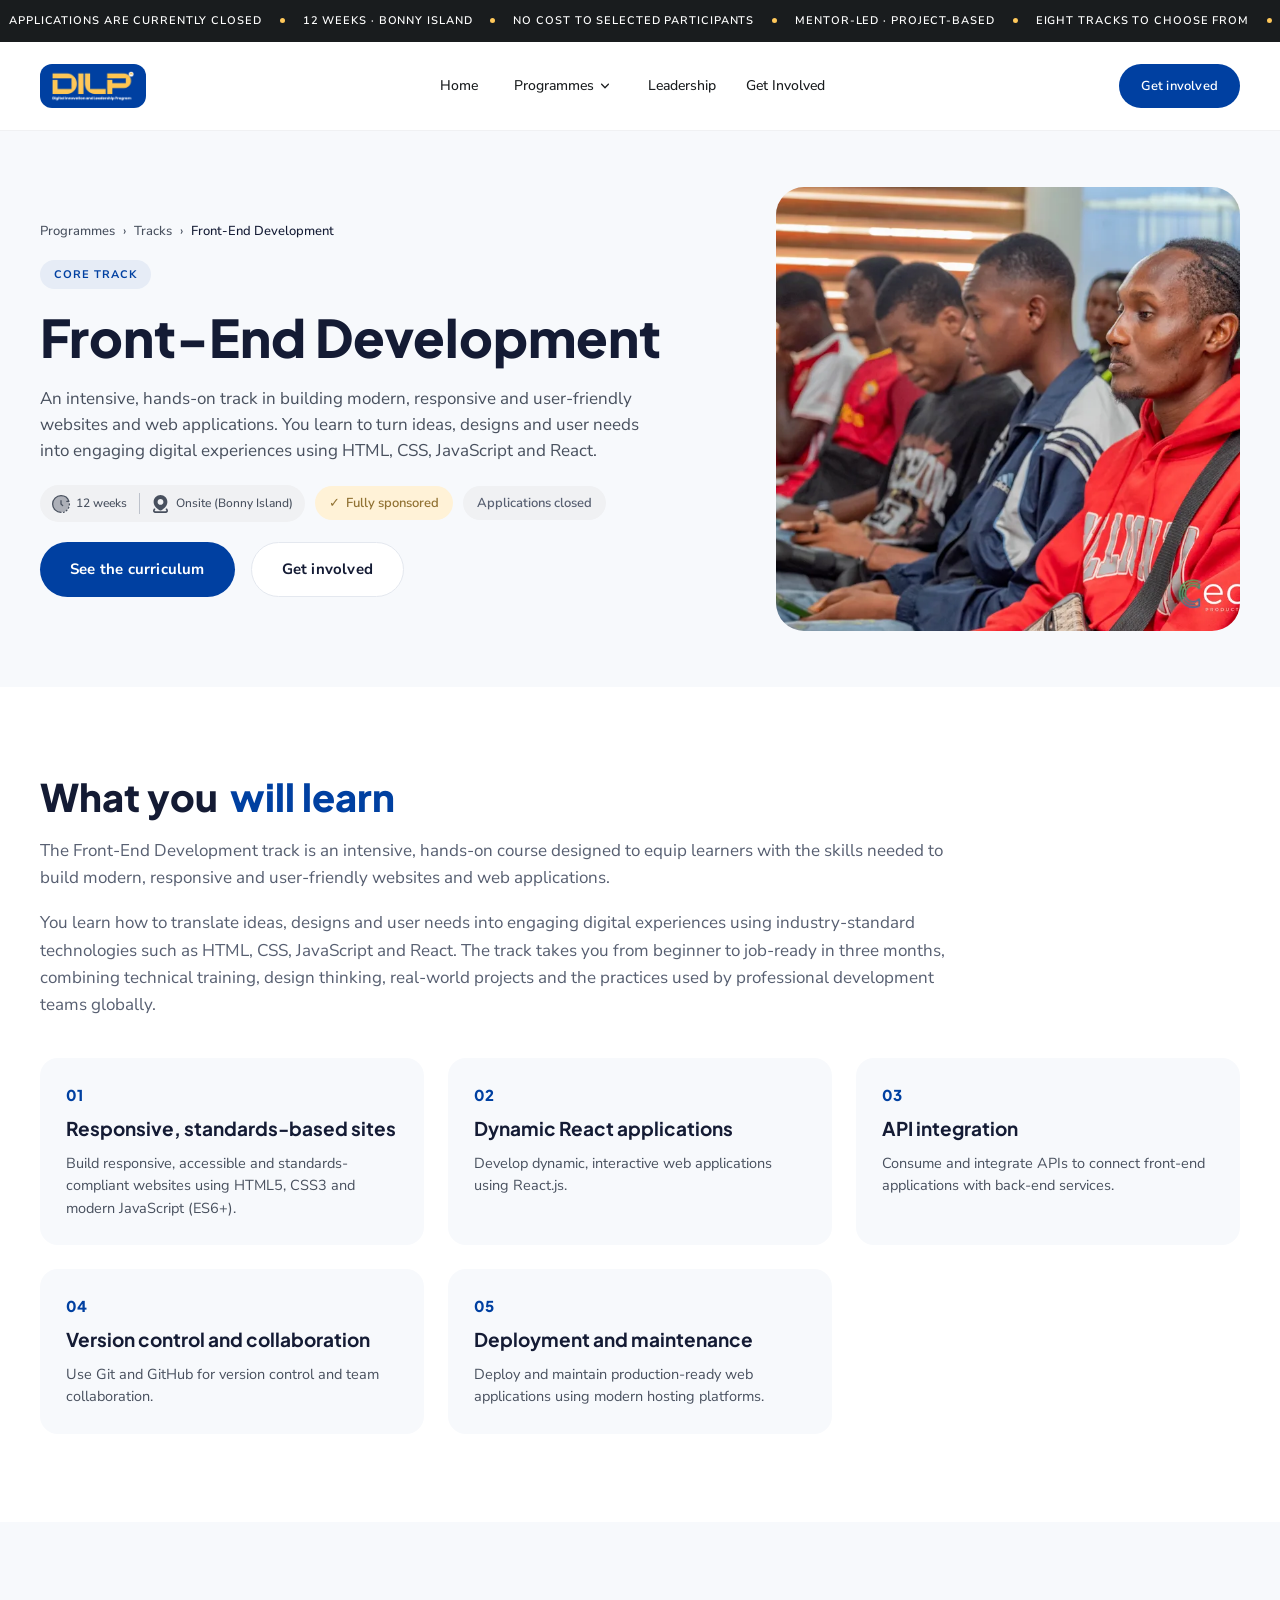
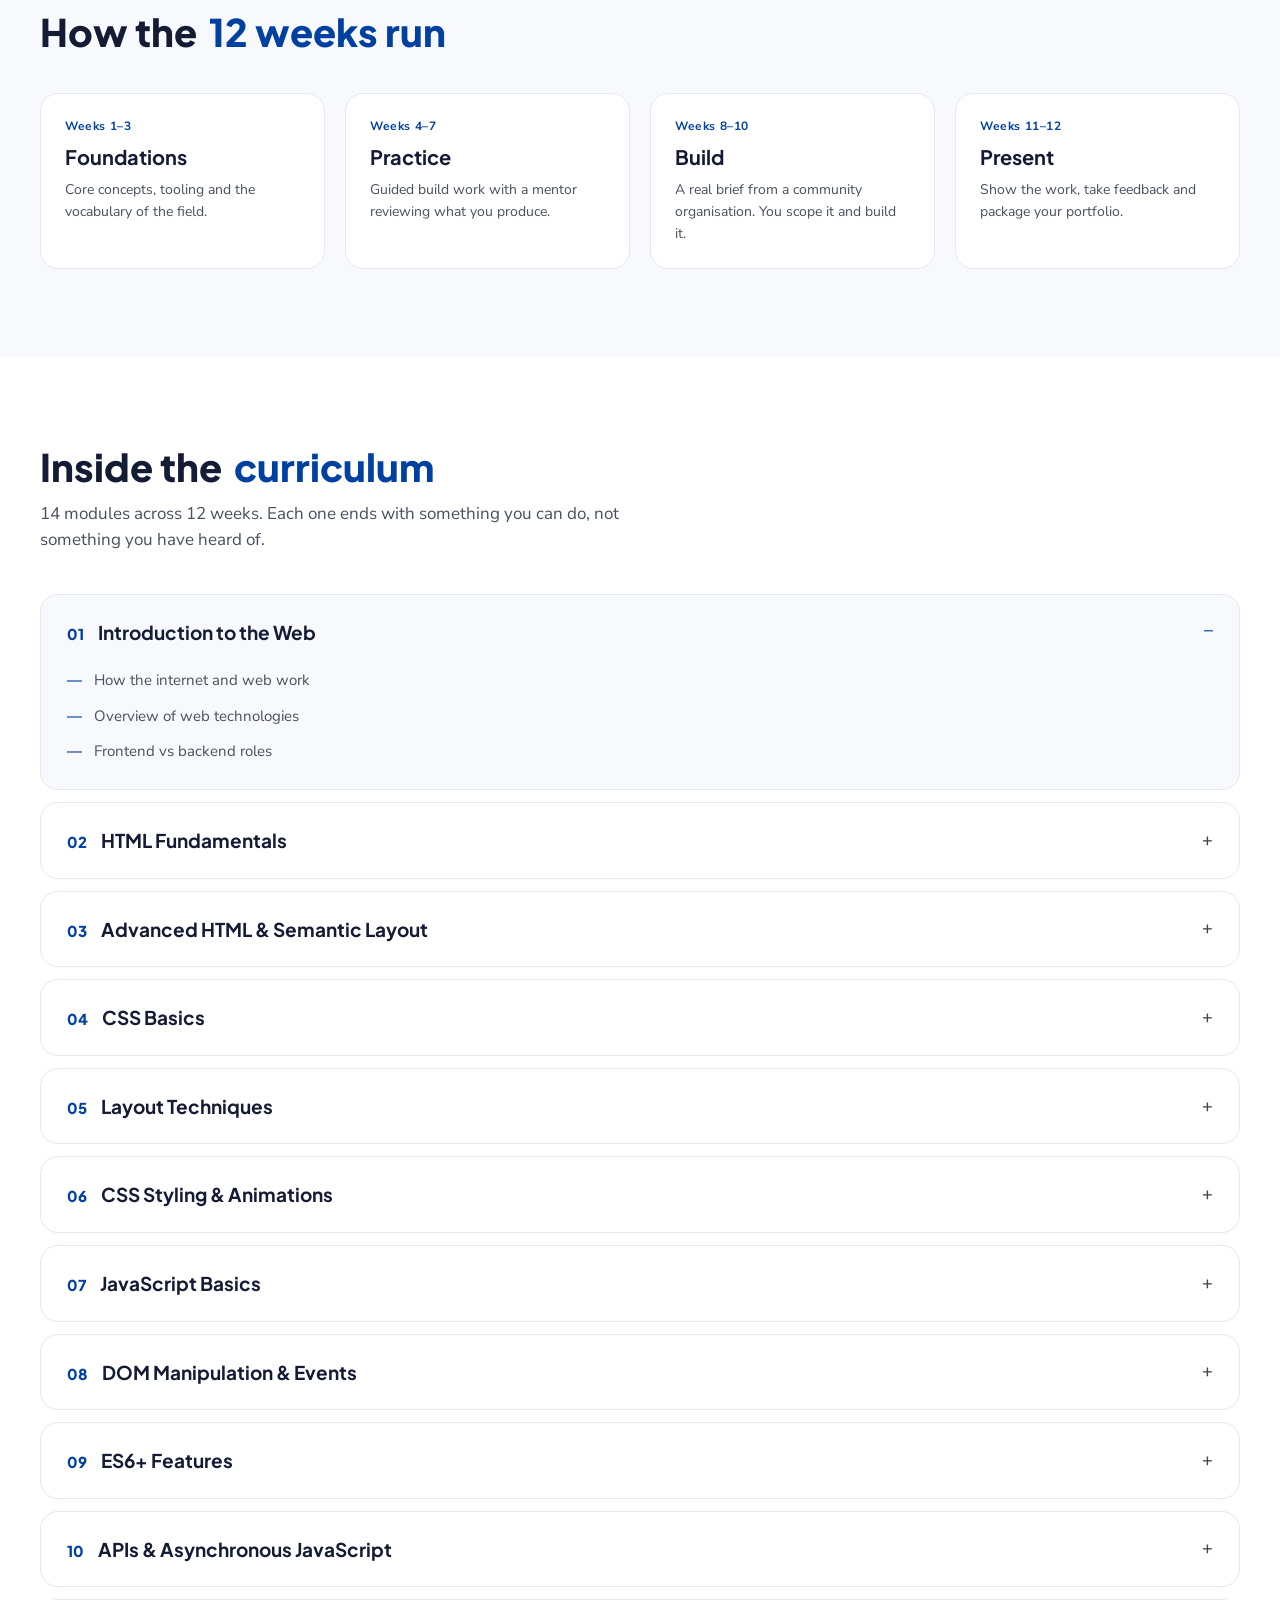
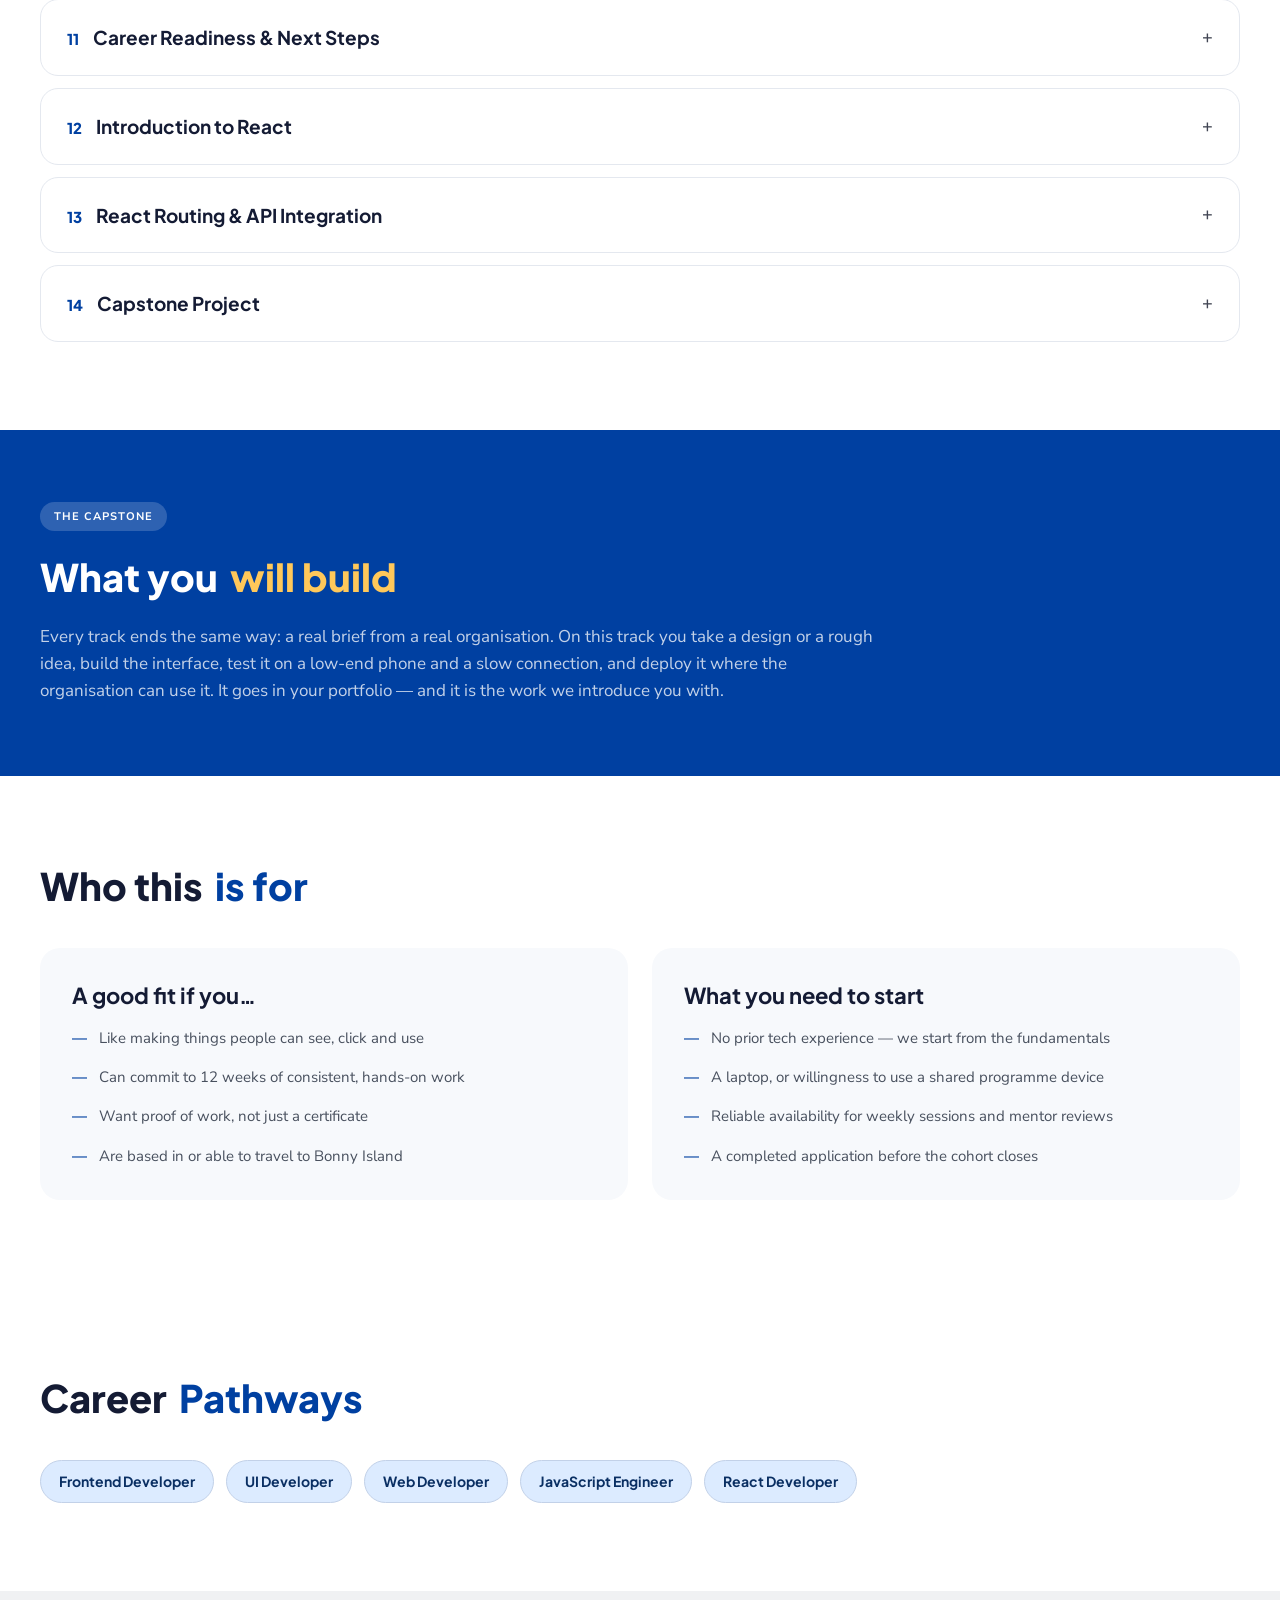
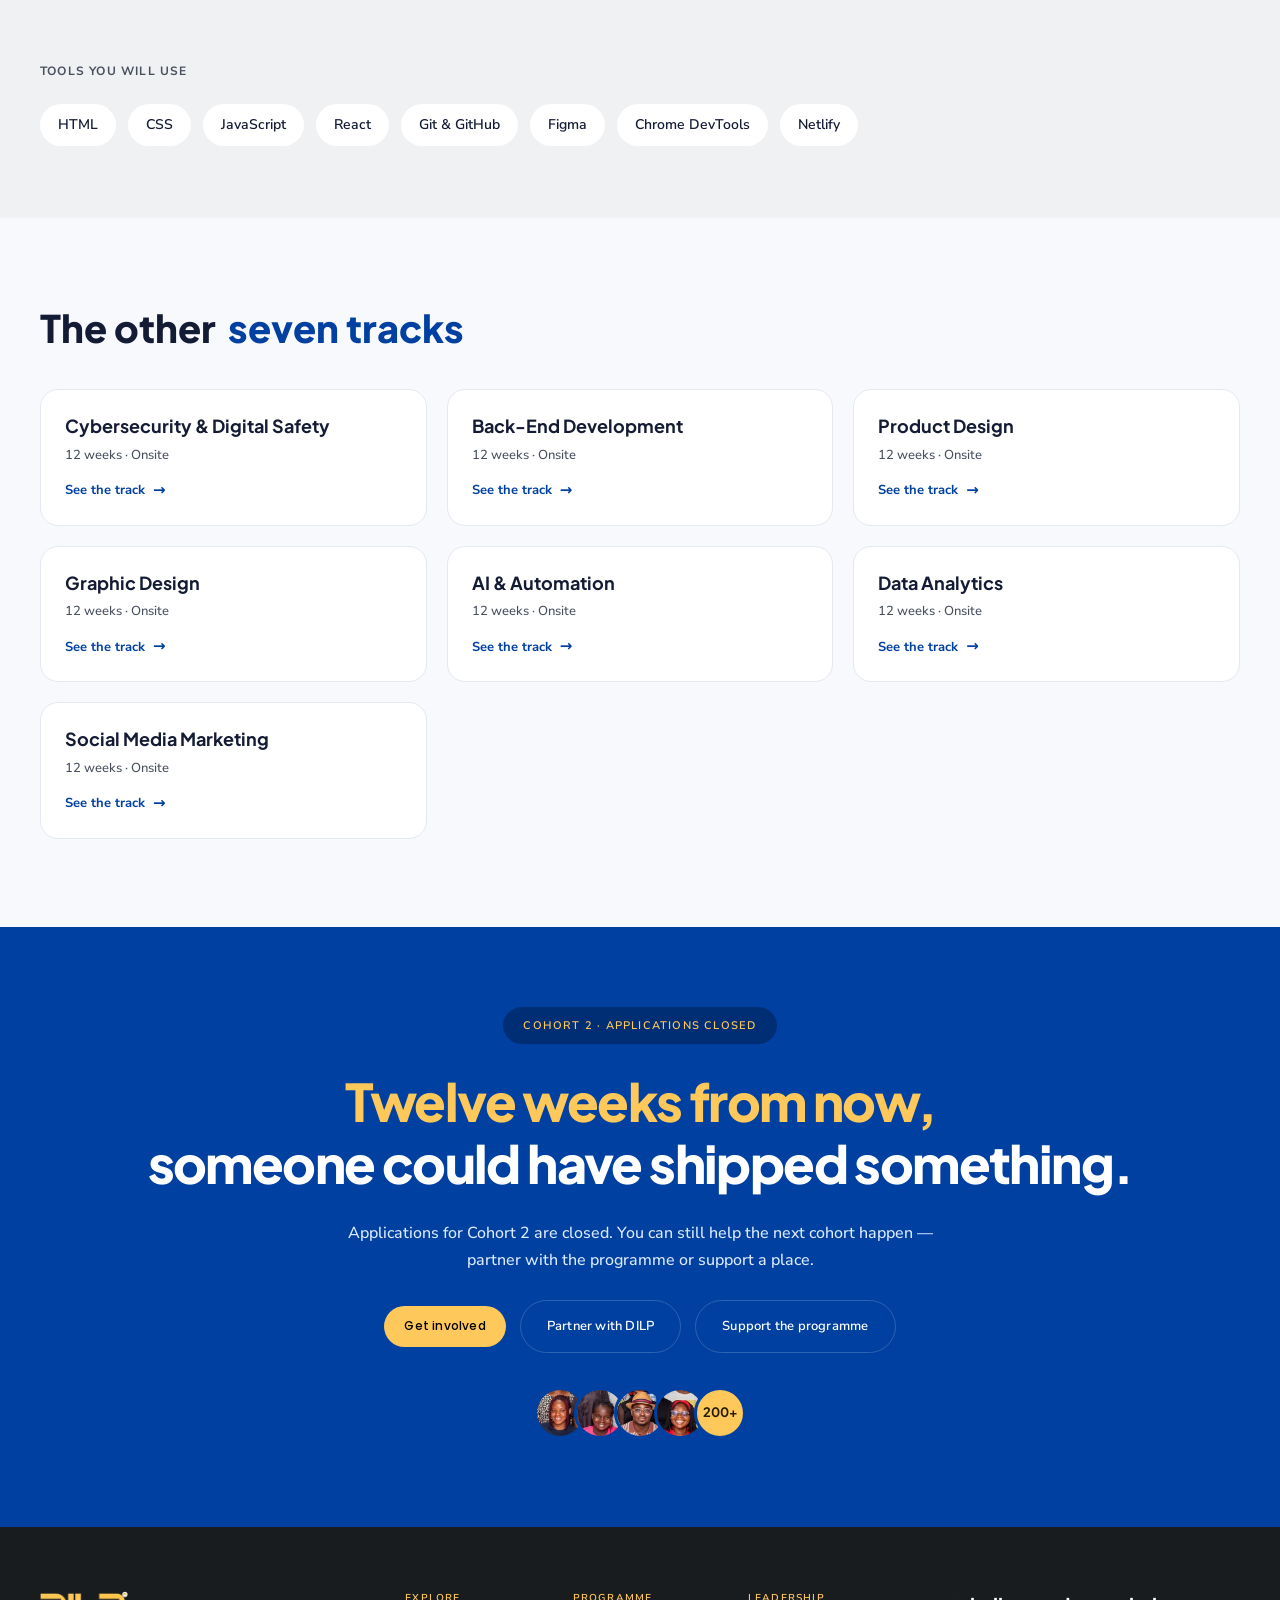
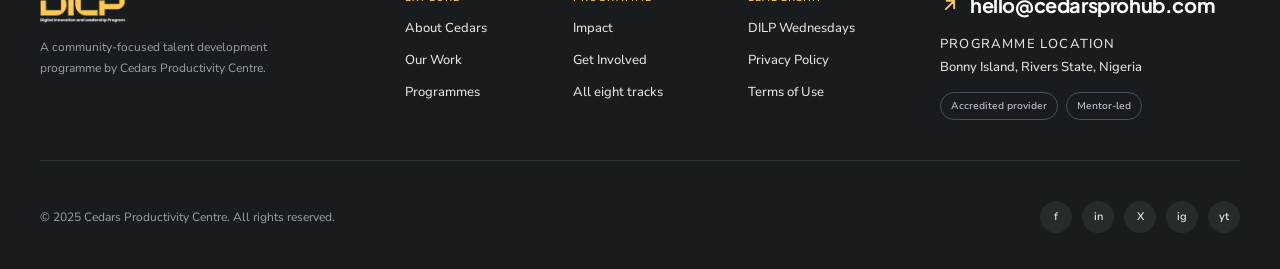
<file: tracks/front-end-development.html>
<!DOCTYPE html>
<html lang="en">
<head>
<meta charset="utf-8">
<meta name="viewport" content="width=device-width, initial-scale=1">
<title>Front-End Development — DILP | Cedars Productivity Centre</title>
<meta name="description" content="An intensive, hands-on track in building modern, responsive and user-friendly websites and web applications. You learn to turn ideas, designs and user needs into engaging digital experiences using HTML, CSS, JavaScript and React.">
<meta name="theme-color" content="#0040a1">

<meta property="og:type" content="website">
<meta property="og:title" content="Front-End Development — DILP | Cedars Productivity Centre">
<meta property="og:description" content="An intensive, hands-on track in building modern, responsive and user-friendly websites and web applications. You learn to turn ideas, designs and user needs into engaging digital experiences using HTML, CSS, JavaScript and React.">
<meta property="og:image" content="../assets/img/track-frontend-top.webp">

<link rel="preconnect" href="https://fonts.googleapis.com">
<link rel="preconnect" href="https://fonts.gstatic.com" crossorigin>
<link href="https://fonts.googleapis.com/css2?family=Plus+Jakarta+Sans:wght@600;700;800&family=Nunito+Sans:ital,wght@0,400;0,500;0,600;0,700;1,400&family=Poppins:wght@400;500;600&display=swap" rel="stylesheet">
<link rel="stylesheet" href="../styles.css">
</head>
<body>

<a class="skip-link" href="#main">Skip to content</a>

<div class="ticker" aria-label="Programme announcements">
  <div class="marquee" style="--marquee-duration: 42s" data-marquee>
    <div class="marquee__track" data-marquee-track>
      <p class="ticker__item">APPLICATIONS ARE CURRENTLY CLOSED <img class="ticker__dot" src="../assets/svg/ticker-dot.svg" alt="" aria-hidden="true"></p>
      <p class="ticker__item">12 WEEKS · BONNY ISLAND <img class="ticker__dot" src="../assets/svg/ticker-dot.svg" alt="" aria-hidden="true"></p>
      <p class="ticker__item">NO COST TO SELECTED PARTICIPANTS <img class="ticker__dot" src="../assets/svg/ticker-dot.svg" alt="" aria-hidden="true"></p>
      <p class="ticker__item">MENTOR-LED · PROJECT-BASED <img class="ticker__dot" src="../assets/svg/ticker-dot.svg" alt="" aria-hidden="true"></p>
      <p class="ticker__item">EIGHT TRACKS TO CHOOSE FROM <img class="ticker__dot" src="../assets/svg/ticker-dot.svg" alt="" aria-hidden="true"></p>
      <p class="ticker__item">DELIVERED BY CEDARS PRODUCTIVITY CENTRE <img class="ticker__dot" src="../assets/svg/ticker-dot.svg" alt="" aria-hidden="true"></p>
    </div>
  </div>
</div>

<header class="header" data-header>
  <div class="shell header__inner">
    <a class="logo" href="../index.html" aria-label="DILP — home">
      <span class="logo__plate">
        <img class="logo__img" src="../assets/img/dilp-logo.png" width="186" height="68" alt="DILP">
        <span class="logo__word" aria-hidden="true">DILP</span>
      </span>
    </a>

    <nav class="nav" aria-label="Primary">
      <a class="nav__link" href="../index.html">Home</a>
      <div class="nav__group" data-dropdown data-open="false">
        <button class="nav__link" type="button" aria-expanded="false" aria-haspopup="true" aria-controls="programmes-menu" data-dropdown-toggle>
          Programmes
          <img class="nav__chevron" src="../assets/svg/nav-chevron.svg" alt="" aria-hidden="true">
        </button>
        <div class="dropdown" id="programmes-menu" role="menu">
          <span class="dropdown__label">EIGHT TRACKS</span>
          <a role="menuitem" href="../tracks/cybersecurity.html">Cybersecurity &amp; Digital Safety</a>
          <a role="menuitem" href="../tracks/front-end-development.html" aria-current="page">Front-End Development</a>
          <a role="menuitem" href="../tracks/back-end-development.html">Back-End Development</a>
          <a role="menuitem" href="../tracks/product-design.html">Product Design</a>
          <a role="menuitem" href="../tracks/graphic-design.html">Graphic Design</a>
          <a role="menuitem" href="../tracks/ai-and-automation.html">AI &amp; Automation</a>
          <a role="menuitem" href="../tracks/data-analytics.html">Data Analytics</a>
          <a role="menuitem" href="../tracks/social-media-marketing.html">Social Media Marketing</a>
        </div>
      </div>
      <a class="nav__link" href="../articles/index.html">Leadership</a>
      <a class="nav__link" href="../get-involved.html">Get Involved</a>
    </nav>

    <div class="header__actions">
      <a class="btn btn--blue btn--nav" href="../get-involved.html">Get involved</a>
      <button class="burger" type="button" aria-expanded="false" aria-controls="mobile-nav" aria-label="Open menu" data-burger>
        <span></span>
      </button>
    </div>
  </div>

  <!-- Mobile menu mirrors the desktop nav exactly: the same four
       destinations, with Programmes expanding to the track list. -->
  <div class="mobile-nav" id="mobile-nav" data-open="false">
    <div class="shell">
      <ul data-accordion>
        <li><a href="../index.html">Home</a></li>
        <li class="mobile-nav__group" data-open="false">
          <button class="mobile-nav__toggle" type="button" aria-expanded="false" aria-controls="mobile-programmes" data-accordion-toggle>
            Programmes
            <span class="accordion__sign" aria-hidden="true">+</span>
          </button>
          <div class="accordion__panel" id="mobile-programmes" role="region" aria-label="Tracks">
            <div>
              <ul class="mobile-nav__sub">
                <li><a href="../tracks/cybersecurity.html">Cybersecurity &amp; Digital Safety</a></li>
            <li><a href="../tracks/front-end-development.html">Front-End Development</a></li>
            <li><a href="../tracks/back-end-development.html">Back-End Development</a></li>
            <li><a href="../tracks/product-design.html">Product Design</a></li>
            <li><a href="../tracks/graphic-design.html">Graphic Design</a></li>
            <li><a href="../tracks/ai-and-automation.html">AI &amp; Automation</a></li>
            <li><a href="../tracks/data-analytics.html">Data Analytics</a></li>
            <li><a href="../tracks/social-media-marketing.html">Social Media Marketing</a></li>
              </ul>
            </div>
          </div>
        </li>
        <li><a href="../articles/index.html">Leadership</a></li>
        <li><a href="../get-involved.html">Get Involved</a></li>
      </ul>
      <a class="btn btn--blue btn--lg" href="../get-involved.html">Get involved</a>
    </div>
  </div>
</header>

<main id="main">

  <section class="track-hero">
    <div class="shell track-hero__inner">
      <div class="track-hero__copy">
        <nav class="breadcrumb" aria-label="Breadcrumb">
          <a href="../index.html#tracks">Programmes</a>
          <span aria-hidden="true">›</span>
          <a href="../index.html#tracks">Tracks</a>
          <span aria-hidden="true">›</span>
          <span aria-current="page">Front-End Development</span>
        </nav>

        <span class="chip-track">CORE TRACK</span>

        <h1 class="track-hero__title">Front-End Development</h1>
        <p class="track-hero__lede">An intensive, hands-on track in building modern, responsive and user-friendly websites and web applications. You learn to turn ideas, designs and user needs into engaging digital experiences using HTML, CSS, JavaScript and React.</p>

        <div class="track-hero__meta">
          <div class="meta-pill meta-pill--tight">
            <span class="meta-pill__item"><span class="ico ico--16"><img src="../assets/svg/icon-clock.svg" alt="" aria-hidden="true"></span><span>12 weeks</span></span>
            <span class="meta-pill__rule"></span>
            <span class="meta-pill__item"><span class="ico ico--16"><img src="../assets/svg/icon-location.svg" alt="" aria-hidden="true"></span><span>Onsite (Bonny Island)</span></span>
          </div>
          <span class="chip-sponsored">✓&nbsp; Fully sponsored</span>
          <span class="chip-closed">Applications closed</span>
        </div>

        <div class="track-hero__ctas">
          <a class="btn btn--blue btn--track" href="#curriculum">See the curriculum</a>
          <a class="btn btn--paper btn--track" href="../get-involved.html">Get involved</a>
        </div>
      </div>

      <div class="track-hero__media">
        <img src="../assets/img/track-frontend-top.webp" alt="DILP participants concentrating during a front-end session.">
      </div>
    </div>
  </section>

  <section class="track-section track-section--white">
    <div class="shell track-section__inner">
      <div class="track-overview reveal">
        <h2 class="heading-track"><span>What you</span> <span class="accent">will learn</span></h2>
        <p>The Front-End Development track is an intensive, hands-on course designed to equip learners with the skills needed to build modern, responsive and user-friendly websites and web applications.</p>
        <p>You learn how to translate ideas, designs and user needs into engaging digital experiences using industry-standard technologies such as HTML, CSS, JavaScript and React. The track takes you from beginner to job-ready in three months, combining technical training, design thinking, real-world projects and the practices used by professional development teams globally.</p>
      </div>
      <div class="outcomes">
        <article class="outcome reveal">
          <span class="outcome__num">01</span>
          <h3>Responsive, standards-based sites</h3>
          <p>Build responsive, accessible and standards-compliant websites using HTML5, CSS3 and modern JavaScript (ES6+).</p>
        </article>
        <article class="outcome reveal">
          <span class="outcome__num">02</span>
          <h3>Dynamic React applications</h3>
          <p>Develop dynamic, interactive web applications using React.js.</p>
        </article>
        <article class="outcome reveal">
          <span class="outcome__num">03</span>
          <h3>API integration</h3>
          <p>Consume and integrate APIs to connect front-end applications with back-end services.</p>
        </article>
        <article class="outcome reveal">
          <span class="outcome__num">04</span>
          <h3>Version control and collaboration</h3>
          <p>Use Git and GitHub for version control and team collaboration.</p>
        </article>
        <article class="outcome reveal">
          <span class="outcome__num">05</span>
          <h3>Deployment and maintenance</h3>
          <p>Deploy and maintain production-ready web applications using modern hosting platforms.</p>
        </article>
      </div>
    </div>
  </section>

  <section class="track-section track-section--tint">
    <div class="shell track-section__inner">
      <h2 class="heading-track reveal"><span>How the</span> <span class="accent">12 weeks run</span></h2>
      <div class="phases">
        <article class="phase reveal">
          <span class="phase__weeks">Weeks 1–3</span>
          <h3>Foundations</h3>
          <p>Core concepts, tooling and the vocabulary of the field.</p>
        </article>
        <article class="phase reveal">
          <span class="phase__weeks">Weeks 4–7</span>
          <h3>Practice</h3>
          <p>Guided build work with a mentor reviewing what you produce.</p>
        </article>
        <article class="phase reveal">
          <span class="phase__weeks">Weeks 8–10</span>
          <h3>Build</h3>
          <p>A real brief from a community organisation. You scope it and build it.</p>
        </article>
        <article class="phase reveal">
          <span class="phase__weeks">Weeks 11–12</span>
          <h3>Present</h3>
          <p>Show the work, take feedback and package your portfolio.</p>
        </article>
      </div>
    </div>
  </section>

  <section class="track-section track-section--white" id="curriculum">
    <div class="shell track-section__inner">
      <div class="curriculum__head reveal">
        <h2 class="heading-track"><span>Inside the</span> <span class="accent">curriculum</span></h2>
        <p>14 modules across 12 weeks. Each one ends with something you can do, not something you have heard of.</p>
      </div>

      <div class="curriculum" data-accordion data-single="true">
        <div class="curriculum__item" data-open="true">
          <button class="accordion__head curriculum__head-row" type="button" aria-expanded="true" aria-controls="module-1" data-accordion-toggle>
            <span class="curriculum__label">
              <span class="curriculum__num">01</span>
              <span class="curriculum__title">Introduction to the Web</span>
            </span>
            <span class="curriculum__right">
              
              <span class="accordion__sign" aria-hidden="true">–</span>
            </span>
          </button>
          <div class="accordion__panel" id="module-1" role="region">
            <div>
              <ul class="curriculum__outcomes">
                <li><span aria-hidden="true">—</span>How the internet and web work</li>
                <li><span aria-hidden="true">—</span>Overview of web technologies</li>
                <li><span aria-hidden="true">—</span>Frontend vs backend roles</li>
              </ul>
            </div>
          </div>
        </div>
        <div class="curriculum__item" data-open="false">
          <button class="accordion__head curriculum__head-row" type="button" aria-expanded="false" aria-controls="module-2" data-accordion-toggle>
            <span class="curriculum__label">
              <span class="curriculum__num">02</span>
              <span class="curriculum__title">HTML Fundamentals</span>
            </span>
            <span class="curriculum__right">
              
              <span class="accordion__sign" aria-hidden="true">+</span>
            </span>
          </button>
          <div class="accordion__panel" id="module-2" role="region">
            <div>
              <ul class="curriculum__outcomes">
                <li><span aria-hidden="true">—</span>Page structure, tags and attributes</li>
                <li><span aria-hidden="true">—</span>Links, lists and images</li>
              </ul>
            </div>
          </div>
        </div>
        <div class="curriculum__item" data-open="false">
          <button class="accordion__head curriculum__head-row" type="button" aria-expanded="false" aria-controls="module-3" data-accordion-toggle>
            <span class="curriculum__label">
              <span class="curriculum__num">03</span>
              <span class="curriculum__title">Advanced HTML &amp; Semantic Layout</span>
            </span>
            <span class="curriculum__right">
              
              <span class="accordion__sign" aria-hidden="true">+</span>
            </span>
          </button>
          <div class="accordion__panel" id="module-3" role="region">
            <div>
              <ul class="curriculum__outcomes">
                <li><span aria-hidden="true">—</span>Forms, tables and multimedia</li>
                <li><span aria-hidden="true">—</span>Semantic elements and accessibility</li>
              </ul>
            </div>
          </div>
        </div>
        <div class="curriculum__item" data-open="false">
          <button class="accordion__head curriculum__head-row" type="button" aria-expanded="false" aria-controls="module-4" data-accordion-toggle>
            <span class="curriculum__label">
              <span class="curriculum__num">04</span>
              <span class="curriculum__title">CSS Basics</span>
            </span>
            <span class="curriculum__right">
              
              <span class="accordion__sign" aria-hidden="true">+</span>
            </span>
          </button>
          <div class="accordion__panel" id="module-4" role="region">
            <div>
              <ul class="curriculum__outcomes">
                <li><span aria-hidden="true">—</span>Selectors, colours and the box model</li>
                <li><span aria-hidden="true">—</span>Typography and inheritance</li>
              </ul>
            </div>
          </div>
        </div>
        <div class="curriculum__item" data-open="false">
          <button class="accordion__head curriculum__head-row" type="button" aria-expanded="false" aria-controls="module-5" data-accordion-toggle>
            <span class="curriculum__label">
              <span class="curriculum__num">05</span>
              <span class="curriculum__title">Layout Techniques</span>
            </span>
            <span class="curriculum__right">
              
              <span class="accordion__sign" aria-hidden="true">+</span>
            </span>
          </button>
          <div class="accordion__panel" id="module-5" role="region">
            <div>
              <ul class="curriculum__outcomes">
                <li><span aria-hidden="true">—</span>Flexbox and grid systems</li>
                <li><span aria-hidden="true">—</span>Responsive layout strategies</li>
              </ul>
            </div>
          </div>
        </div>
        <div class="curriculum__item" data-open="false">
          <button class="accordion__head curriculum__head-row" type="button" aria-expanded="false" aria-controls="module-6" data-accordion-toggle>
            <span class="curriculum__label">
              <span class="curriculum__num">06</span>
              <span class="curriculum__title">CSS Styling &amp; Animations</span>
            </span>
            <span class="curriculum__right">
              
              <span class="accordion__sign" aria-hidden="true">+</span>
            </span>
          </button>
          <div class="accordion__panel" id="module-6" role="region">
            <div>
              <ul class="curriculum__outcomes">
                <li><span aria-hidden="true">—</span>Transitions and keyframes</li>
                <li><span aria-hidden="true">—</span>Custom fonts and UI design principles</li>
              </ul>
            </div>
          </div>
        </div>
        <div class="curriculum__item" data-open="false">
          <button class="accordion__head curriculum__head-row" type="button" aria-expanded="false" aria-controls="module-7" data-accordion-toggle>
            <span class="curriculum__label">
              <span class="curriculum__num">07</span>
              <span class="curriculum__title">JavaScript Basics</span>
            </span>
            <span class="curriculum__right">
              
              <span class="accordion__sign" aria-hidden="true">+</span>
            </span>
          </button>
          <div class="accordion__panel" id="module-7" role="region">
            <div>
              <ul class="curriculum__outcomes">
                <li><span aria-hidden="true">—</span>Variables, data types and operators</li>
                <li><span aria-hidden="true">—</span>Conditionals, loops and functions</li>
              </ul>
            </div>
          </div>
        </div>
        <div class="curriculum__item" data-open="false">
          <button class="accordion__head curriculum__head-row" type="button" aria-expanded="false" aria-controls="module-8" data-accordion-toggle>
            <span class="curriculum__label">
              <span class="curriculum__num">08</span>
              <span class="curriculum__title">DOM Manipulation &amp; Events</span>
            </span>
            <span class="curriculum__right">
              
              <span class="accordion__sign" aria-hidden="true">+</span>
            </span>
          </button>
          <div class="accordion__panel" id="module-8" role="region">
            <div>
              <ul class="curriculum__outcomes">
                <li><span aria-hidden="true">—</span>Selecting and modifying elements</li>
                <li><span aria-hidden="true">—</span>Event handling and form validation</li>
              </ul>
            </div>
          </div>
        </div>
        <div class="curriculum__item" data-open="false">
          <button class="accordion__head curriculum__head-row" type="button" aria-expanded="false" aria-controls="module-9" data-accordion-toggle>
            <span class="curriculum__label">
              <span class="curriculum__num">09</span>
              <span class="curriculum__title">ES6+ Features</span>
            </span>
            <span class="curriculum__right">
              
              <span class="accordion__sign" aria-hidden="true">+</span>
            </span>
          </button>
          <div class="accordion__panel" id="module-9" role="region">
            <div>
              <ul class="curriculum__outcomes">
                <li><span aria-hidden="true">—</span>let and const</li>
                <li><span aria-hidden="true">—</span>Arrow functions and destructuring</li>
                <li><span aria-hidden="true">—</span>Template literals and modules</li>
              </ul>
            </div>
          </div>
        </div>
        <div class="curriculum__item" data-open="false">
          <button class="accordion__head curriculum__head-row" type="button" aria-expanded="false" aria-controls="module-10" data-accordion-toggle>
            <span class="curriculum__label">
              <span class="curriculum__num">10</span>
              <span class="curriculum__title">APIs &amp; Asynchronous JavaScript</span>
            </span>
            <span class="curriculum__right">
              
              <span class="accordion__sign" aria-hidden="true">+</span>
            </span>
          </button>
          <div class="accordion__panel" id="module-10" role="region">
            <div>
              <ul class="curriculum__outcomes">
                <li><span aria-hidden="true">—</span>Fetch API, promises and async/await</li>
                <li><span aria-hidden="true">—</span>Working with JSON data</li>
              </ul>
            </div>
          </div>
        </div>
        <div class="curriculum__item" data-open="false">
          <button class="accordion__head curriculum__head-row" type="button" aria-expanded="false" aria-controls="module-11" data-accordion-toggle>
            <span class="curriculum__label">
              <span class="curriculum__num">11</span>
              <span class="curriculum__title">Career Readiness &amp; Next Steps</span>
            </span>
            <span class="curriculum__right">
              
              <span class="accordion__sign" aria-hidden="true">+</span>
            </span>
          </button>
          <div class="accordion__panel" id="module-11" role="region">
            <div>
              <ul class="curriculum__outcomes">
                <li><span aria-hidden="true">—</span>Git basics, branching and merging</li>
                <li><span aria-hidden="true">—</span>Collaboration on GitHub</li>
                <li><span aria-hidden="true">—</span>Hosting projects on GitHub</li>
              </ul>
            </div>
          </div>
        </div>
        <div class="curriculum__item" data-open="false">
          <button class="accordion__head curriculum__head-row" type="button" aria-expanded="false" aria-controls="module-12" data-accordion-toggle>
            <span class="curriculum__label">
              <span class="curriculum__num">12</span>
              <span class="curriculum__title">Introduction to React</span>
            </span>
            <span class="curriculum__right">
              
              <span class="accordion__sign" aria-hidden="true">+</span>
            </span>
          </button>
          <div class="accordion__panel" id="module-12" role="region">
            <div>
              <ul class="curriculum__outcomes">
                <li><span aria-hidden="true">—</span>Components, props and state</li>
                <li><span aria-hidden="true">—</span>JSX and project setup</li>
              </ul>
            </div>
          </div>
        </div>
        <div class="curriculum__item" data-open="false">
          <button class="accordion__head curriculum__head-row" type="button" aria-expanded="false" aria-controls="module-13" data-accordion-toggle>
            <span class="curriculum__label">
              <span class="curriculum__num">13</span>
              <span class="curriculum__title">React Routing &amp; API Integration</span>
            </span>
            <span class="curriculum__right">
              
              <span class="accordion__sign" aria-hidden="true">+</span>
            </span>
          </button>
          <div class="accordion__panel" id="module-13" role="region">
            <div>
              <ul class="curriculum__outcomes">
                <li><span aria-hidden="true">—</span>React Router</li>
                <li><span aria-hidden="true">—</span>Fetching data from APIs</li>
              </ul>
            </div>
          </div>
        </div>
        <div class="curriculum__item" data-open="false">
          <button class="accordion__head curriculum__head-row" type="button" aria-expanded="false" aria-controls="module-14" data-accordion-toggle>
            <span class="curriculum__label">
              <span class="curriculum__num">14</span>
              <span class="curriculum__title">Capstone Project</span>
            </span>
            <span class="curriculum__right">
              
              <span class="accordion__sign" aria-hidden="true">+</span>
            </span>
          </button>
          <div class="accordion__panel" id="module-14" role="region">
            <div>
              <ul class="curriculum__outcomes">
                <li><span aria-hidden="true">—</span>Build and deploy a complete front-end web app</li>
                <li><span aria-hidden="true">—</span>Apply all learned concepts in a real-world project</li>
                <li><span aria-hidden="true">—</span>Present and document the project for your portfolio and Demo Day</li>
              </ul>
            </div>
          </div>
        </div>
      </div>
    </div>
  </section>

  <section class="capstone">
    <div class="shell capstone__inner">
      <span class="chip-capstone reveal">THE CAPSTONE</span>
      <h2 class="heading-track heading-track--onblue reveal"><span>What you</span> <span class="accent">will build</span></h2>
      <p class="capstone__body reveal">Every track ends the same way: a real brief from a real organisation. On this track you take a design or a rough idea, build the interface, test it on a low-end phone and a slow connection, and deploy it where the organisation can use it. It goes in your portfolio — and it is the work we introduce you with.</p>
    </div>
  </section>

  <section class="track-section track-section--white">
    <div class="shell track-section__inner">
      <h2 class="heading-track reveal"><span>Who this</span> <span class="accent">is for</span></h2>
      <div class="fit">
        <div class="fit__col reveal">
          <h3>A good fit if you…</h3>
          <ul>
            <li><span aria-hidden="true">—</span>Like making things people can see, click and use</li>
            <li><span aria-hidden="true">—</span>Can commit to 12 weeks of consistent, hands-on work</li>
            <li><span aria-hidden="true">—</span>Want proof of work, not just a certificate</li>
            <li><span aria-hidden="true">—</span>Are based in or able to travel to Bonny Island</li>
          </ul>
        </div>
        <div class="fit__col reveal">
          <h3>What you need to start</h3>
          <ul>
            <li><span aria-hidden="true">—</span>No prior tech experience — we start from the fundamentals</li>
            <li><span aria-hidden="true">—</span>A laptop, or willingness to use a shared programme device</li>
            <li><span aria-hidden="true">—</span>Reliable availability for weekly sessions and mentor reviews</li>
            <li><span aria-hidden="true">—</span>A completed application before the cohort closes</li>
          </ul>
        </div>
      </div>
    </div>
  </section>

  <section class="track-section track-section--white">
    <div class="shell track-section__inner">
      <h2 class="heading-track reveal"><span>Career</span> <span class="accent">Pathways</span></h2>
      <div class="careers reveal">
        <span class="chip-career">Frontend Developer</span>
        <span class="chip-career">UI Developer</span>
        <span class="chip-career">Web Developer</span>
        <span class="chip-career">JavaScript Engineer</span>
        <span class="chip-career">React Developer</span>
      </div>
    </div>
  </section>

  <section class="tools">
    <div class="shell tools__inner">
      <span class="tools__label">TOOLS YOU WILL USE</span>
      <div class="tools__chips">
        <span class="chip-tool">HTML</span>
        <span class="chip-tool">CSS</span>
        <span class="chip-tool">JavaScript</span>
        <span class="chip-tool">React</span>
        <span class="chip-tool">Git &amp; GitHub</span>
        <span class="chip-tool">Figma</span>
        <span class="chip-tool">Chrome DevTools</span>
        <span class="chip-tool">Netlify</span>
      </div>
    </div>
  </section>

  <section class="track-section track-section--tint">
    <div class="shell track-section__inner">
      <h2 class="heading-track reveal"><span>The other</span> <span class="accent">seven tracks</span></h2>
      <div class="other-tracks">
        <a class="other-track reveal" href="cybersecurity.html">
          <span class="other-track__name">Cybersecurity &amp; Digital Safety</span>
          <span class="other-track__meta">12 weeks · Onsite</span>
          <span class="other-track__go">See the track <span class="other-track__arrow" aria-hidden="true">&rarr;</span></span>
        </a>
        <a class="other-track reveal" href="back-end-development.html">
          <span class="other-track__name">Back-End Development</span>
          <span class="other-track__meta">12 weeks · Onsite</span>
          <span class="other-track__go">See the track <span class="other-track__arrow" aria-hidden="true">&rarr;</span></span>
        </a>
        <a class="other-track reveal" href="product-design.html">
          <span class="other-track__name">Product Design</span>
          <span class="other-track__meta">12 weeks · Onsite</span>
          <span class="other-track__go">See the track <span class="other-track__arrow" aria-hidden="true">&rarr;</span></span>
        </a>
        <a class="other-track reveal" href="graphic-design.html">
          <span class="other-track__name">Graphic Design</span>
          <span class="other-track__meta">12 weeks · Onsite</span>
          <span class="other-track__go">See the track <span class="other-track__arrow" aria-hidden="true">&rarr;</span></span>
        </a>
        <a class="other-track reveal" href="ai-and-automation.html">
          <span class="other-track__name">AI &amp; Automation</span>
          <span class="other-track__meta">12 weeks · Onsite</span>
          <span class="other-track__go">See the track <span class="other-track__arrow" aria-hidden="true">&rarr;</span></span>
        </a>
        <a class="other-track reveal" href="data-analytics.html">
          <span class="other-track__name">Data Analytics</span>
          <span class="other-track__meta">12 weeks · Onsite</span>
          <span class="other-track__go">See the track <span class="other-track__arrow" aria-hidden="true">&rarr;</span></span>
        </a>
        <a class="other-track reveal" href="social-media-marketing.html">
          <span class="other-track__name">Social Media Marketing</span>
          <span class="other-track__meta">12 weeks · Onsite</span>
          <span class="other-track__go">See the track <span class="other-track__arrow" aria-hidden="true">&rarr;</span></span>
        </a>
      </div>
    </div>
  </section>

  <section class="final" id="apply">
    <div class="shell final__inner">
      <span class="final__pill reveal">COHORT 2 · APPLICATIONS CLOSED</span>

      <h2 class="final__headline reveal">
        <span class="accent">Twelve weeks from now,</span>
        <span>someone could have shipped something.</span>
      </h2>

      <p class="final__sub reveal">Applications for Cohort 2 are closed. You can still help the next cohort happen — partner with the programme or support a place.</p>

      <div class="final__ctas reveal">
        <a class="btn btn--yellow btn--pill-12" href="../get-involved.html">Get involved</a>
        <a class="btn btn--ghost-blue" style="padding:16px 26px;font-size:13px" href="mailto:partnerships@cedarsprohub.com?subject=Partnering%20with%20DILP">Partner with DILP</a>
        <a class="btn btn--ghost-blue" style="padding:16px 26px;font-size:13px" href="mailto:partnerships@cedarsprohub.com?subject=Supporting%20DILP">Support the programme</a>
      </div>

      <div class="final__avatars reveal">
        <img src="../assets/img/cohort-avatar-1.webp" width="52" height="52" alt="" loading="lazy">
        <img src="../assets/img/cohort-avatar-2.webp" width="52" height="52" alt="" loading="lazy">
        <img src="../assets/img/cohort-avatar-3.webp" width="52" height="52" alt="" loading="lazy">
        <img src="../assets/img/cohort-avatar-4.webp" width="52" height="52" alt="" loading="lazy">
        <span class="final__count">200+</span>
      </div>
    </div>
  </section>
</main>

<footer class="footer">
  <div class="shell footer__inner">
    <div class="footer__top">
      <div class="footer__brand">
        <div class="logo">
          <span class="logo__plate">
            <img class="logo__img" src="../assets/img/dilp-logo.png" width="186" height="68" alt="DILP">
            <span class="logo__word" aria-hidden="true">DILP</span>
          </span>
        </div>
        <p>A community-focused talent development programme by Cedars Productivity Centre.</p>
      </div>

      <nav class="footer__col" aria-label="Explore">
        <span class="footer__label">EXPLORE</span>
        <a href="../index.html#why">About Cedars</a>
        <a href="../index.html#impact">Our Work</a>
        <a href="../index.html#tracks">Programmes</a>
      </nav>

      <nav class="footer__col" aria-label="Programme">
        <span class="footer__label">PROGRAMME</span>
        <a href="../index.html#impact">Impact</a>
        <a href="../get-involved.html">Get Involved</a>
        <a href="../index.html#tracks">All eight tracks</a>
      </nav>

      <nav class="footer__col" aria-label="Leadership">
        <span class="footer__label">LEADERSHIP</span>
        <a href="../articles/index.html">DILP Wednesdays</a>
        <a href="#">Privacy Policy</a>
        <a href="#">Terms of Use</a>
      </nav>

      <div class="footer__contact">
        <a class="footer__email" href="mailto:hello@cedarsprohub.com">
          <img src="../assets/svg/footer-arrow.svg" alt="" aria-hidden="true">
          <span>hello@cedarsprohub.com</span>
        </a>
        <div class="footer__location">
          <span class="footer__label">PROGRAMME LOCATION</span>
          <span>Bonny Island, Rivers State, Nigeria</span>
        </div>
        <div class="chips">
          <span class="chip-outline">Accredited provider</span>
          <span class="chip-outline">Mentor-led</span>
        </div>
      </div>
    </div>

    <div class="footer__divider"></div>

    <div class="footer__bottom">
      <p>© 2025 Cedars Productivity Centre. All rights reserved.</p>
      <div class="socials">
        <a href="#" aria-label="Facebook">f</a>
        <a href="#" aria-label="LinkedIn">in</a>
        <a href="#" aria-label="X">X</a>
        <a href="#" aria-label="Instagram">ig</a>
        <a href="#" aria-label="YouTube">yt</a>
      </div>
    </div>
  </div>
</footer>

<script src="../script.js"></script>
</body>
</html>
</file>
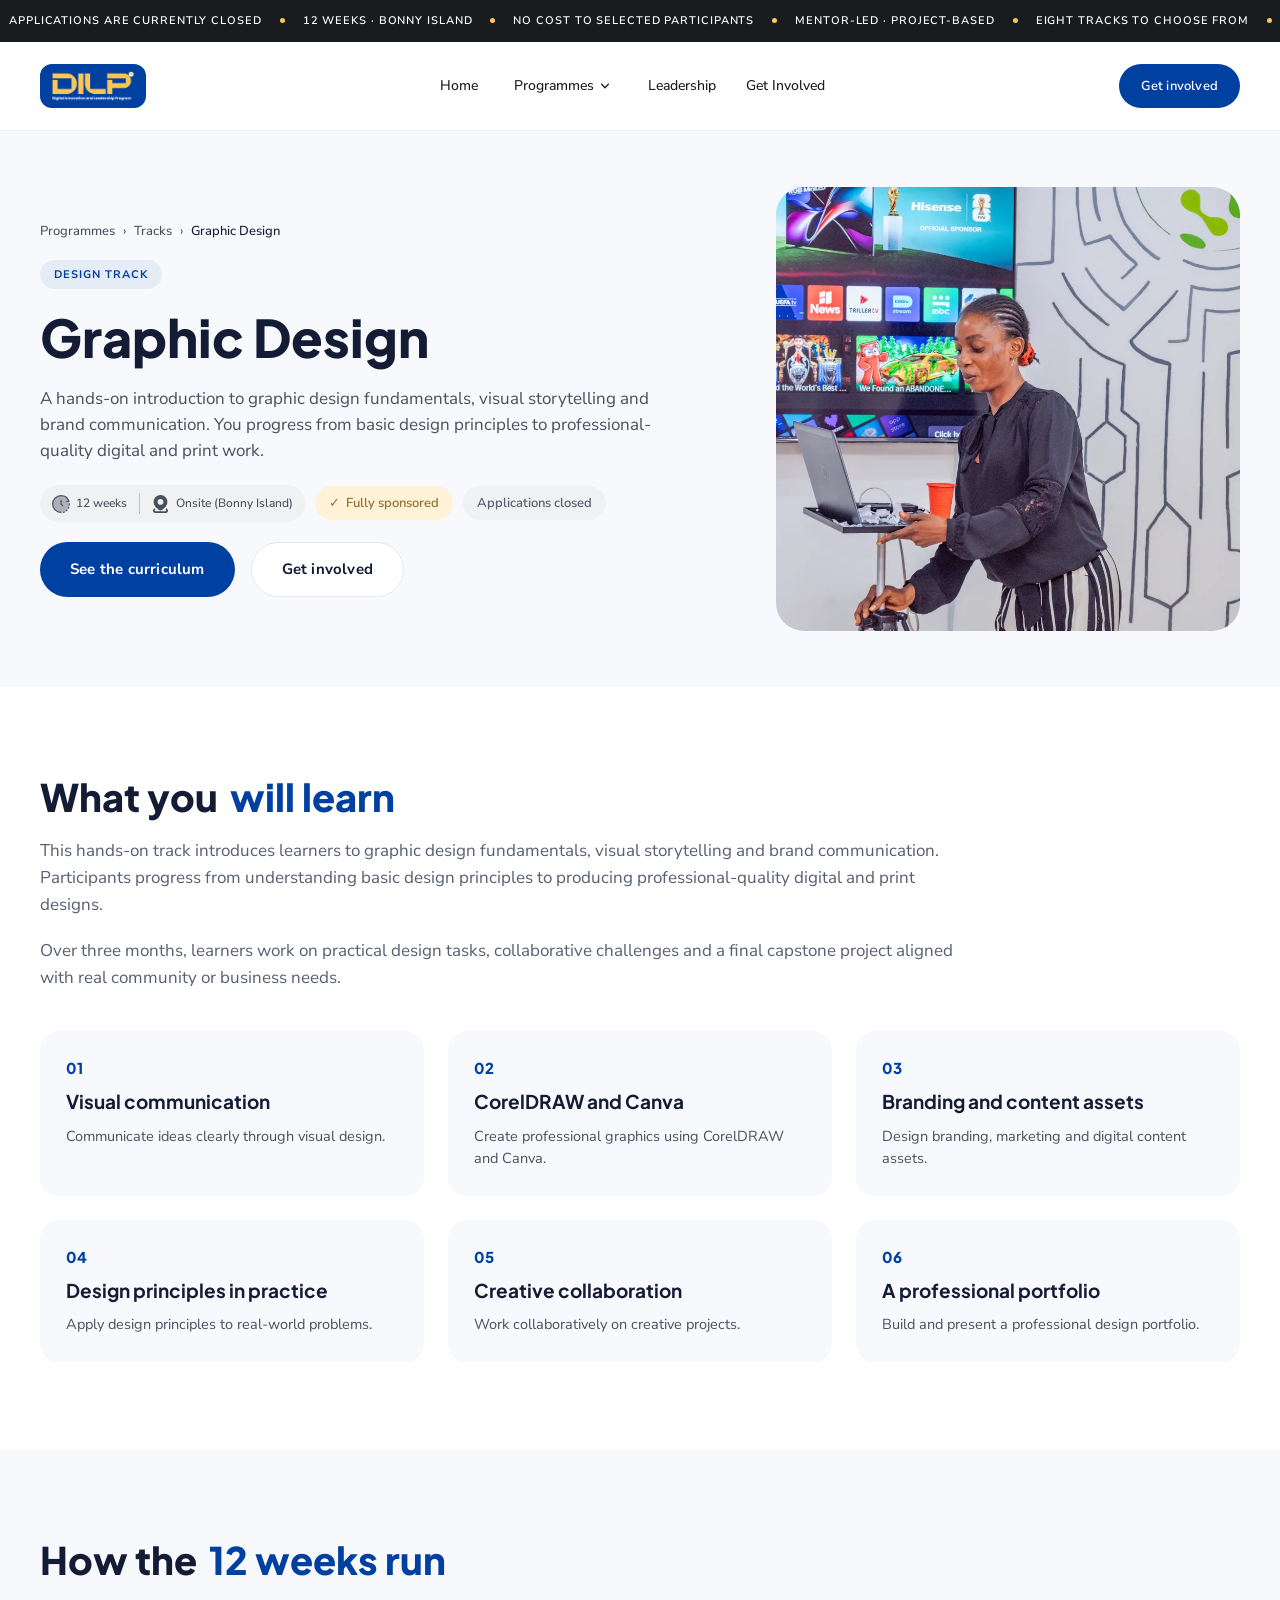
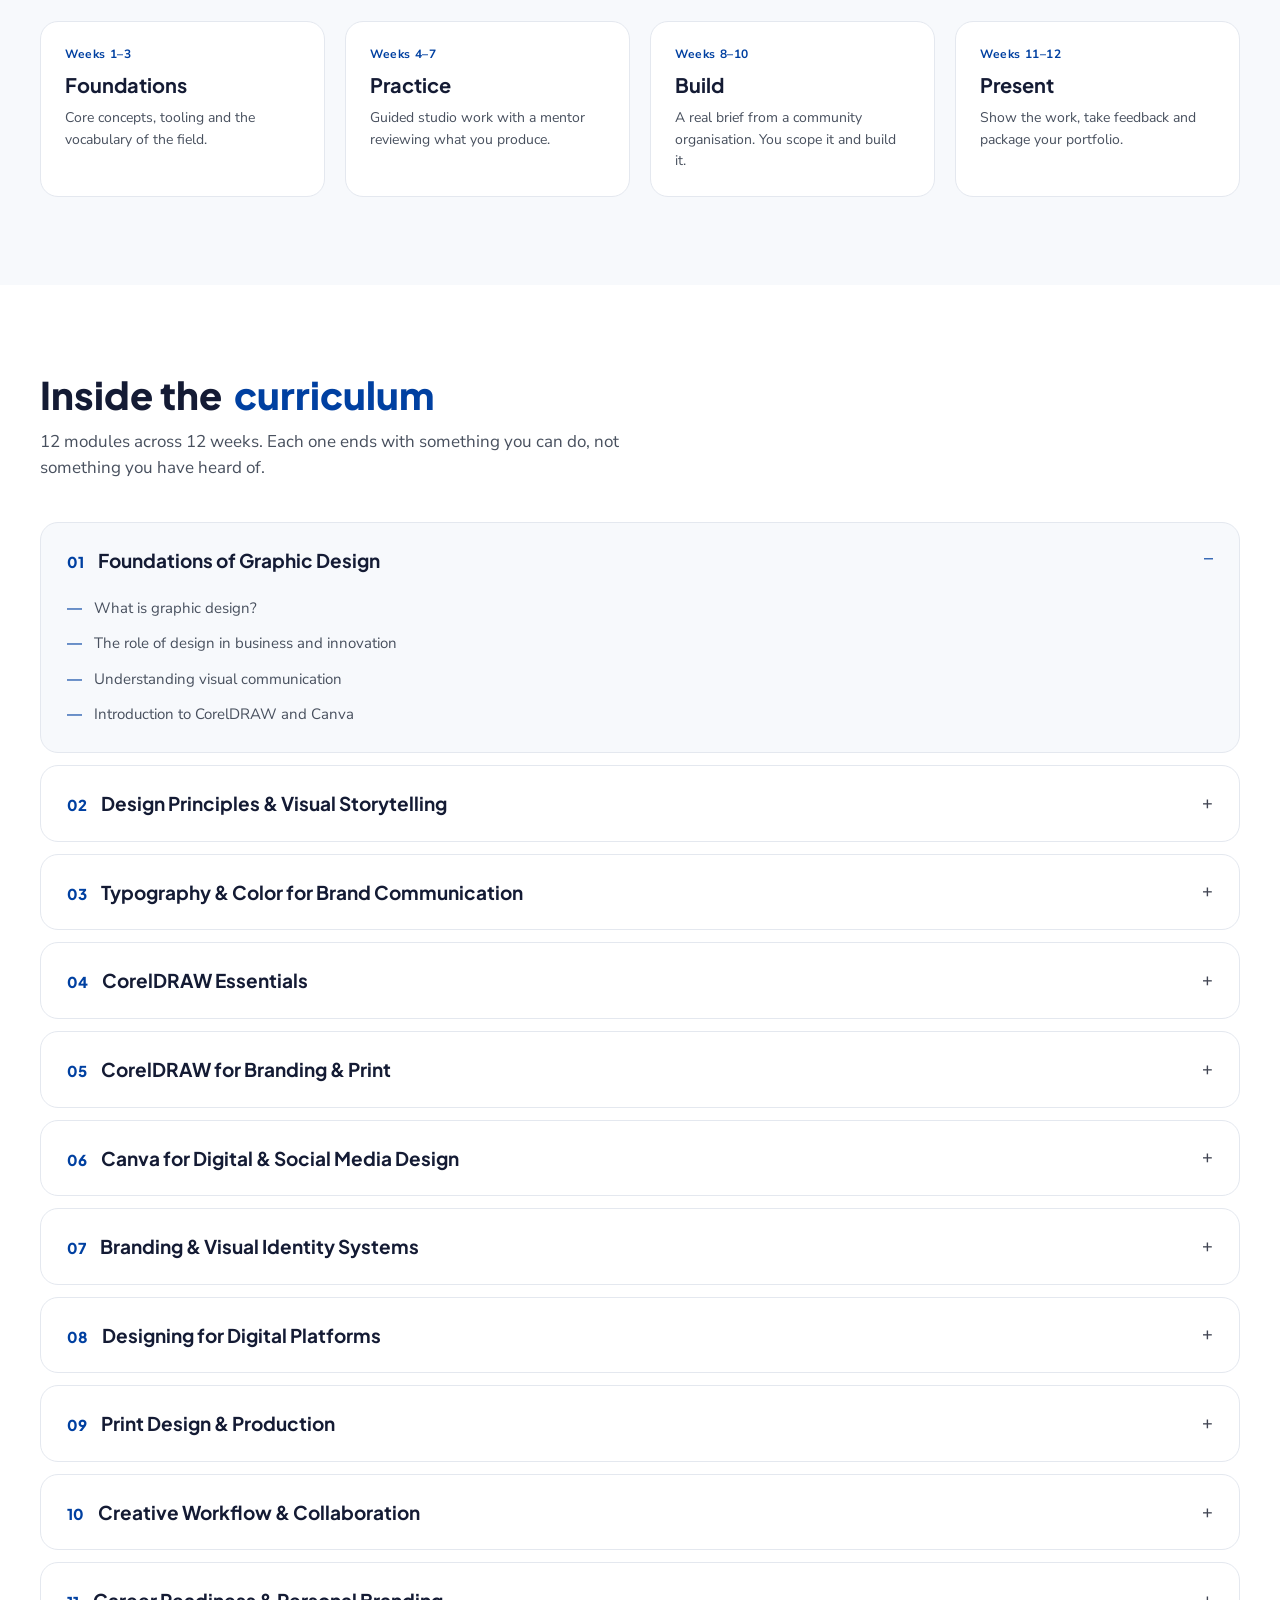
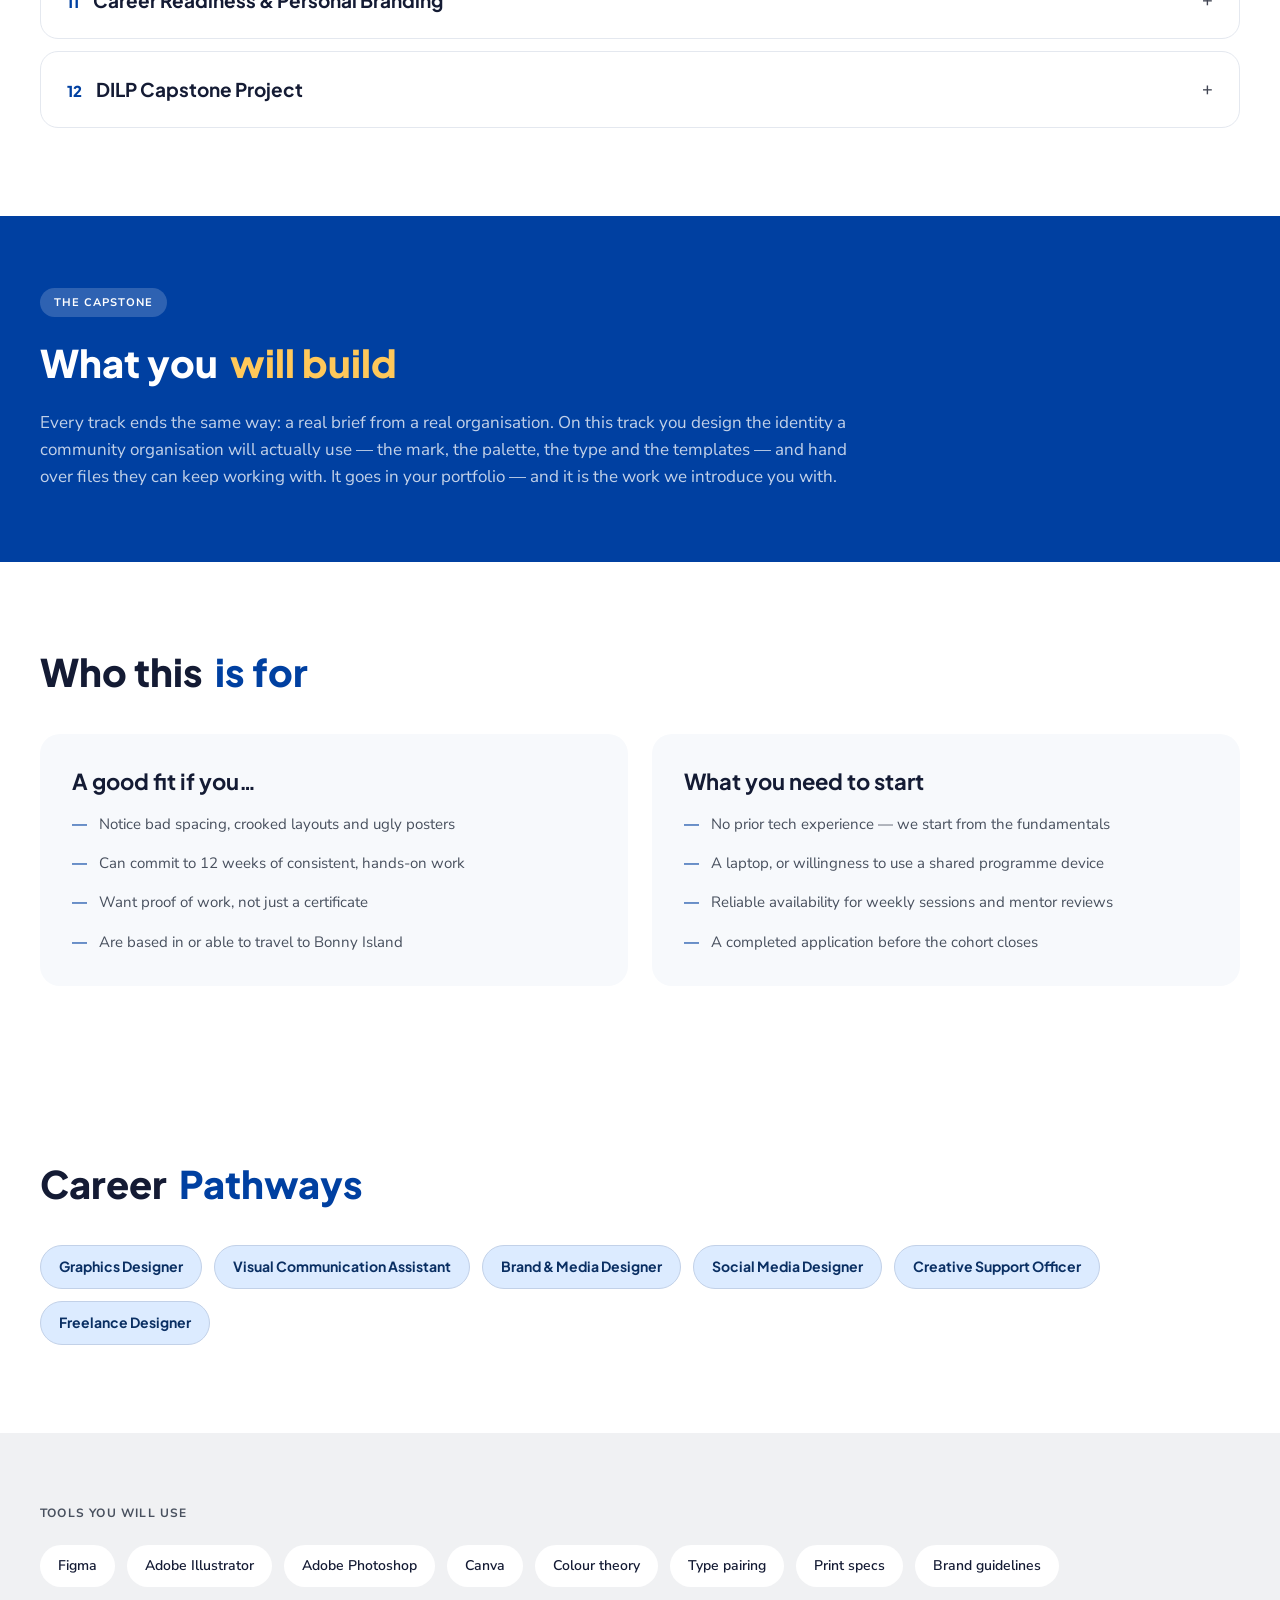
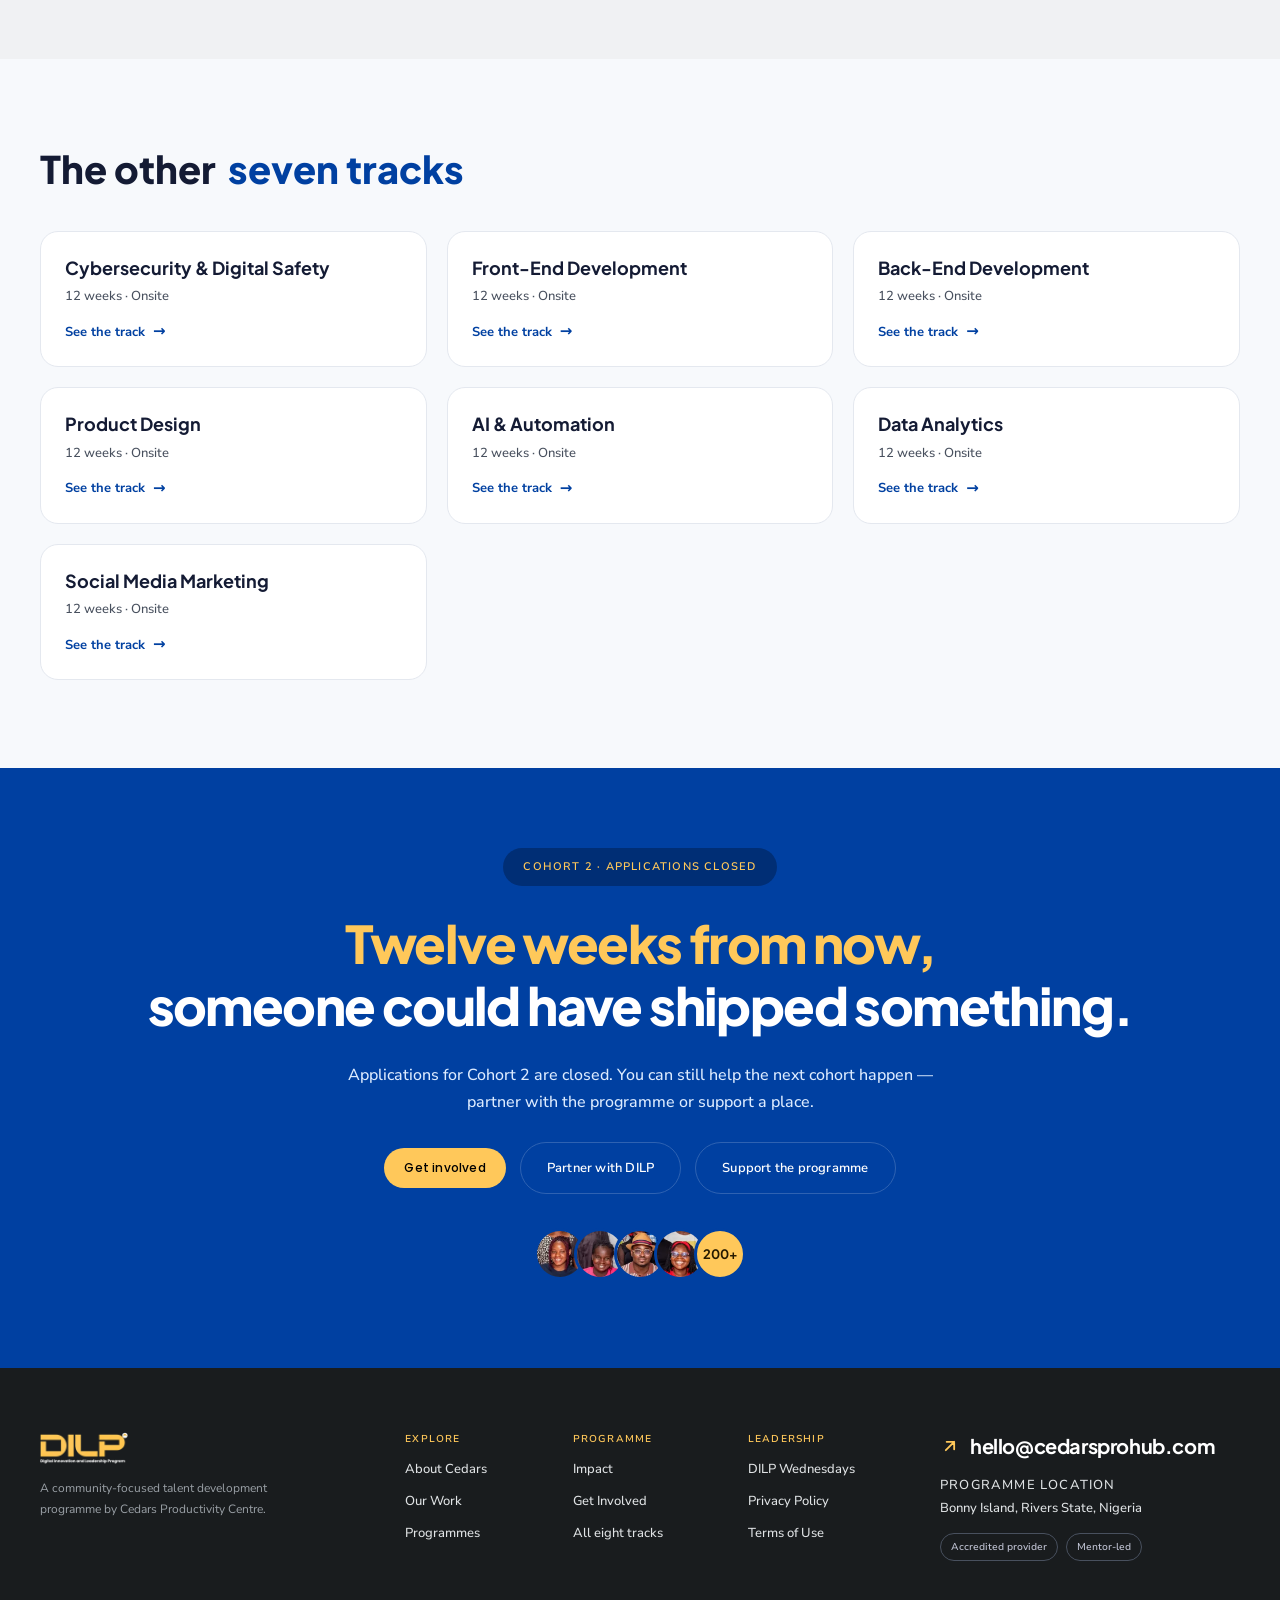
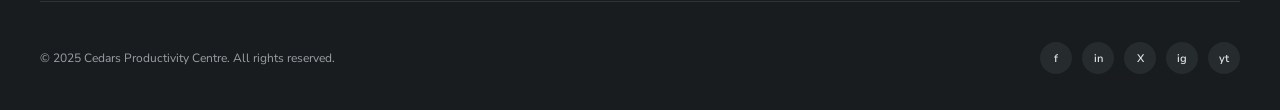
<file: tracks/graphic-design.html>
<!DOCTYPE html>
<html lang="en">
<head>
<meta charset="utf-8">
<meta name="viewport" content="width=device-width, initial-scale=1">
<title>Graphic Design — DILP | Cedars Productivity Centre</title>
<meta name="description" content="A hands-on introduction to graphic design fundamentals, visual storytelling and brand communication. You progress from basic design principles to professional-quality digital and print work.">
<meta name="theme-color" content="#0040a1">

<meta property="og:type" content="website">
<meta property="og:title" content="Graphic Design — DILP | Cedars Productivity Centre">
<meta property="og:description" content="A hands-on introduction to graphic design fundamentals, visual storytelling and brand communication. You progress from basic design principles to professional-quality digital and print work.">
<meta property="og:image" content="../assets/img/gallery-6.webp">

<link rel="preconnect" href="https://fonts.googleapis.com">
<link rel="preconnect" href="https://fonts.gstatic.com" crossorigin>
<link href="https://fonts.googleapis.com/css2?family=Plus+Jakarta+Sans:wght@600;700;800&family=Nunito+Sans:ital,wght@0,400;0,500;0,600;0,700;1,400&family=Poppins:wght@400;500;600&display=swap" rel="stylesheet">
<link rel="stylesheet" href="../styles.css">
</head>
<body>

<a class="skip-link" href="#main">Skip to content</a>

<div class="ticker" aria-label="Programme announcements">
  <div class="marquee" style="--marquee-duration: 42s" data-marquee>
    <div class="marquee__track" data-marquee-track>
      <p class="ticker__item">APPLICATIONS ARE CURRENTLY CLOSED <img class="ticker__dot" src="../assets/svg/ticker-dot.svg" alt="" aria-hidden="true"></p>
      <p class="ticker__item">12 WEEKS · BONNY ISLAND <img class="ticker__dot" src="../assets/svg/ticker-dot.svg" alt="" aria-hidden="true"></p>
      <p class="ticker__item">NO COST TO SELECTED PARTICIPANTS <img class="ticker__dot" src="../assets/svg/ticker-dot.svg" alt="" aria-hidden="true"></p>
      <p class="ticker__item">MENTOR-LED · PROJECT-BASED <img class="ticker__dot" src="../assets/svg/ticker-dot.svg" alt="" aria-hidden="true"></p>
      <p class="ticker__item">EIGHT TRACKS TO CHOOSE FROM <img class="ticker__dot" src="../assets/svg/ticker-dot.svg" alt="" aria-hidden="true"></p>
      <p class="ticker__item">DELIVERED BY CEDARS PRODUCTIVITY CENTRE <img class="ticker__dot" src="../assets/svg/ticker-dot.svg" alt="" aria-hidden="true"></p>
    </div>
  </div>
</div>

<header class="header" data-header>
  <div class="shell header__inner">
    <a class="logo" href="../index.html" aria-label="DILP — home">
      <span class="logo__plate">
        <img class="logo__img" src="../assets/img/dilp-logo.png" width="186" height="68" alt="DILP">
        <span class="logo__word" aria-hidden="true">DILP</span>
      </span>
    </a>

    <nav class="nav" aria-label="Primary">
      <a class="nav__link" href="../index.html">Home</a>
      <div class="nav__group" data-dropdown data-open="false">
        <button class="nav__link" type="button" aria-expanded="false" aria-haspopup="true" aria-controls="programmes-menu" data-dropdown-toggle>
          Programmes
          <img class="nav__chevron" src="../assets/svg/nav-chevron.svg" alt="" aria-hidden="true">
        </button>
        <div class="dropdown" id="programmes-menu" role="menu">
          <span class="dropdown__label">EIGHT TRACKS</span>
          <a role="menuitem" href="../tracks/cybersecurity.html">Cybersecurity &amp; Digital Safety</a>
          <a role="menuitem" href="../tracks/front-end-development.html">Front-End Development</a>
          <a role="menuitem" href="../tracks/back-end-development.html">Back-End Development</a>
          <a role="menuitem" href="../tracks/product-design.html">Product Design</a>
          <a role="menuitem" href="../tracks/graphic-design.html" aria-current="page">Graphic Design</a>
          <a role="menuitem" href="../tracks/ai-and-automation.html">AI &amp; Automation</a>
          <a role="menuitem" href="../tracks/data-analytics.html">Data Analytics</a>
          <a role="menuitem" href="../tracks/social-media-marketing.html">Social Media Marketing</a>
        </div>
      </div>
      <a class="nav__link" href="../articles/index.html">Leadership</a>
      <a class="nav__link" href="../get-involved.html">Get Involved</a>
    </nav>

    <div class="header__actions">
      <a class="btn btn--blue btn--nav" href="../get-involved.html">Get involved</a>
      <button class="burger" type="button" aria-expanded="false" aria-controls="mobile-nav" aria-label="Open menu" data-burger>
        <span></span>
      </button>
    </div>
  </div>

  <!-- Mobile menu mirrors the desktop nav exactly: the same four
       destinations, with Programmes expanding to the track list. -->
  <div class="mobile-nav" id="mobile-nav" data-open="false">
    <div class="shell">
      <ul data-accordion>
        <li><a href="../index.html">Home</a></li>
        <li class="mobile-nav__group" data-open="false">
          <button class="mobile-nav__toggle" type="button" aria-expanded="false" aria-controls="mobile-programmes" data-accordion-toggle>
            Programmes
            <span class="accordion__sign" aria-hidden="true">+</span>
          </button>
          <div class="accordion__panel" id="mobile-programmes" role="region" aria-label="Tracks">
            <div>
              <ul class="mobile-nav__sub">
                <li><a href="../tracks/cybersecurity.html">Cybersecurity &amp; Digital Safety</a></li>
            <li><a href="../tracks/front-end-development.html">Front-End Development</a></li>
            <li><a href="../tracks/back-end-development.html">Back-End Development</a></li>
            <li><a href="../tracks/product-design.html">Product Design</a></li>
            <li><a href="../tracks/graphic-design.html">Graphic Design</a></li>
            <li><a href="../tracks/ai-and-automation.html">AI &amp; Automation</a></li>
            <li><a href="../tracks/data-analytics.html">Data Analytics</a></li>
            <li><a href="../tracks/social-media-marketing.html">Social Media Marketing</a></li>
              </ul>
            </div>
          </div>
        </li>
        <li><a href="../articles/index.html">Leadership</a></li>
        <li><a href="../get-involved.html">Get Involved</a></li>
      </ul>
      <a class="btn btn--blue btn--lg" href="../get-involved.html">Get involved</a>
    </div>
  </div>
</header>

<main id="main">

  <section class="track-hero">
    <div class="shell track-hero__inner">
      <div class="track-hero__copy">
        <nav class="breadcrumb" aria-label="Breadcrumb">
          <a href="../index.html#tracks">Programmes</a>
          <span aria-hidden="true">›</span>
          <a href="../index.html#tracks">Tracks</a>
          <span aria-hidden="true">›</span>
          <span aria-current="page">Graphic Design</span>
        </nav>

        <span class="chip-track">DESIGN TRACK</span>

        <h1 class="track-hero__title">Graphic Design</h1>
        <p class="track-hero__lede">A hands-on introduction to graphic design fundamentals, visual storytelling and brand communication. You progress from basic design principles to professional-quality digital and print work.</p>

        <div class="track-hero__meta">
          <div class="meta-pill meta-pill--tight">
            <span class="meta-pill__item"><span class="ico ico--16"><img src="../assets/svg/icon-clock.svg" alt="" aria-hidden="true"></span><span>12 weeks</span></span>
            <span class="meta-pill__rule"></span>
            <span class="meta-pill__item"><span class="ico ico--16"><img src="../assets/svg/icon-location.svg" alt="" aria-hidden="true"></span><span>Onsite (Bonny Island)</span></span>
          </div>
          <span class="chip-sponsored">✓&nbsp; Fully sponsored</span>
          <span class="chip-closed">Applications closed</span>
        </div>

        <div class="track-hero__ctas">
          <a class="btn btn--blue btn--track" href="#curriculum">See the curriculum</a>
          <a class="btn btn--paper btn--track" href="../get-involved.html">Get involved</a>
        </div>
      </div>

      <div class="track-hero__media">
        <img src="../assets/img/gallery-6.webp" alt="A DILP participant setting up a presentation in the training room.">
      </div>
    </div>
  </section>

  <section class="track-section track-section--white">
    <div class="shell track-section__inner">
      <div class="track-overview reveal">
        <h2 class="heading-track"><span>What you</span> <span class="accent">will learn</span></h2>
        <p>This hands-on track introduces learners to graphic design fundamentals, visual storytelling and brand communication. Participants progress from understanding basic design principles to producing professional-quality digital and print designs.</p>
        <p>Over three months, learners work on practical design tasks, collaborative challenges and a final capstone project aligned with real community or business needs.</p>
      </div>
      <div class="outcomes">
        <article class="outcome reveal">
          <span class="outcome__num">01</span>
          <h3>Visual communication</h3>
          <p>Communicate ideas clearly through visual design.</p>
        </article>
        <article class="outcome reveal">
          <span class="outcome__num">02</span>
          <h3>CorelDRAW and Canva</h3>
          <p>Create professional graphics using CorelDRAW and Canva.</p>
        </article>
        <article class="outcome reveal">
          <span class="outcome__num">03</span>
          <h3>Branding and content assets</h3>
          <p>Design branding, marketing and digital content assets.</p>
        </article>
        <article class="outcome reveal">
          <span class="outcome__num">04</span>
          <h3>Design principles in practice</h3>
          <p>Apply design principles to real-world problems.</p>
        </article>
        <article class="outcome reveal">
          <span class="outcome__num">05</span>
          <h3>Creative collaboration</h3>
          <p>Work collaboratively on creative projects.</p>
        </article>
        <article class="outcome reveal">
          <span class="outcome__num">06</span>
          <h3>A professional portfolio</h3>
          <p>Build and present a professional design portfolio.</p>
        </article>
      </div>
    </div>
  </section>

  <section class="track-section track-section--tint">
    <div class="shell track-section__inner">
      <h2 class="heading-track reveal"><span>How the</span> <span class="accent">12 weeks run</span></h2>
      <div class="phases">
        <article class="phase reveal">
          <span class="phase__weeks">Weeks 1–3</span>
          <h3>Foundations</h3>
          <p>Core concepts, tooling and the vocabulary of the field.</p>
        </article>
        <article class="phase reveal">
          <span class="phase__weeks">Weeks 4–7</span>
          <h3>Practice</h3>
          <p>Guided studio work with a mentor reviewing what you produce.</p>
        </article>
        <article class="phase reveal">
          <span class="phase__weeks">Weeks 8–10</span>
          <h3>Build</h3>
          <p>A real brief from a community organisation. You scope it and build it.</p>
        </article>
        <article class="phase reveal">
          <span class="phase__weeks">Weeks 11–12</span>
          <h3>Present</h3>
          <p>Show the work, take feedback and package your portfolio.</p>
        </article>
      </div>
    </div>
  </section>

  <section class="track-section track-section--white" id="curriculum">
    <div class="shell track-section__inner">
      <div class="curriculum__head reveal">
        <h2 class="heading-track"><span>Inside the</span> <span class="accent">curriculum</span></h2>
        <p>12 modules across 12 weeks. Each one ends with something you can do, not something you have heard of.</p>
      </div>

      <div class="curriculum" data-accordion data-single="true">
        <div class="curriculum__item" data-open="true">
          <button class="accordion__head curriculum__head-row" type="button" aria-expanded="true" aria-controls="module-1" data-accordion-toggle>
            <span class="curriculum__label">
              <span class="curriculum__num">01</span>
              <span class="curriculum__title">Foundations of Graphic Design</span>
            </span>
            <span class="curriculum__right">
              
              <span class="accordion__sign" aria-hidden="true">–</span>
            </span>
          </button>
          <div class="accordion__panel" id="module-1" role="region">
            <div>
              <ul class="curriculum__outcomes">
                <li><span aria-hidden="true">—</span>What is graphic design?</li>
                <li><span aria-hidden="true">—</span>The role of design in business and innovation</li>
                <li><span aria-hidden="true">—</span>Understanding visual communication</li>
                <li><span aria-hidden="true">—</span>Introduction to CorelDRAW and Canva</li>
              </ul>
            </div>
          </div>
        </div>
        <div class="curriculum__item" data-open="false">
          <button class="accordion__head curriculum__head-row" type="button" aria-expanded="false" aria-controls="module-2" data-accordion-toggle>
            <span class="curriculum__label">
              <span class="curriculum__num">02</span>
              <span class="curriculum__title">Design Principles &amp; Visual Storytelling</span>
            </span>
            <span class="curriculum__right">
              
              <span class="accordion__sign" aria-hidden="true">+</span>
            </span>
          </button>
          <div class="accordion__panel" id="module-2" role="region">
            <div>
              <ul class="curriculum__outcomes">
                <li><span aria-hidden="true">—</span>Elements and principles of design</li>
                <li><span aria-hidden="true">—</span>Layout, balance, contrast and hierarchy</li>
                <li><span aria-hidden="true">—</span>Visual storytelling for impact</li>
                <li><span aria-hidden="true">—</span>Designing for different audiences</li>
              </ul>
            </div>
          </div>
        </div>
        <div class="curriculum__item" data-open="false">
          <button class="accordion__head curriculum__head-row" type="button" aria-expanded="false" aria-controls="module-3" data-accordion-toggle>
            <span class="curriculum__label">
              <span class="curriculum__num">03</span>
              <span class="curriculum__title">Typography &amp; Color for Brand Communication</span>
            </span>
            <span class="curriculum__right">
              
              <span class="accordion__sign" aria-hidden="true">+</span>
            </span>
          </button>
          <div class="accordion__panel" id="module-3" role="region">
            <div>
              <ul class="curriculum__outcomes">
                <li><span aria-hidden="true">—</span>Typography basics and font pairing</li>
                <li><span aria-hidden="true">—</span>Readability and visual hierarchy</li>
                <li><span aria-hidden="true">—</span>Colour theory and psychology</li>
                <li><span aria-hidden="true">—</span>Creating brand colour systems</li>
              </ul>
            </div>
          </div>
        </div>
        <div class="curriculum__item" data-open="false">
          <button class="accordion__head curriculum__head-row" type="button" aria-expanded="false" aria-controls="module-4" data-accordion-toggle>
            <span class="curriculum__label">
              <span class="curriculum__num">04</span>
              <span class="curriculum__title">CorelDRAW Essentials</span>
            </span>
            <span class="curriculum__right">
              
              <span class="accordion__sign" aria-hidden="true">+</span>
            </span>
          </button>
          <div class="accordion__panel" id="module-4" role="region">
            <div>
              <ul class="curriculum__outcomes">
                <li><span aria-hidden="true">—</span>The CorelDRAW interface and tools</li>
                <li><span aria-hidden="true">—</span>Shapes, text, alignment and layers</li>
                <li><span aria-hidden="true">—</span>Image importing and editing</li>
                <li><span aria-hidden="true">—</span>Layout composition</li>
              </ul>
            </div>
          </div>
        </div>
        <div class="curriculum__item" data-open="false">
          <button class="accordion__head curriculum__head-row" type="button" aria-expanded="false" aria-controls="module-5" data-accordion-toggle>
            <span class="curriculum__label">
              <span class="curriculum__num">05</span>
              <span class="curriculum__title">CorelDRAW for Branding &amp; Print</span>
            </span>
            <span class="curriculum__right">
              
              <span class="accordion__sign" aria-hidden="true">+</span>
            </span>
          </button>
          <div class="accordion__panel" id="module-5" role="region">
            <div>
              <ul class="curriculum__outcomes">
                <li><span aria-hidden="true">—</span>Logo design fundamentals</li>
                <li><span aria-hidden="true">—</span>Business cards and stationery</li>
                <li><span aria-hidden="true">—</span>Banners, posters and print layouts</li>
                <li><span aria-hidden="true">—</span>Preparing files for print</li>
              </ul>
            </div>
          </div>
        </div>
        <div class="curriculum__item" data-open="false">
          <button class="accordion__head curriculum__head-row" type="button" aria-expanded="false" aria-controls="module-6" data-accordion-toggle>
            <span class="curriculum__label">
              <span class="curriculum__num">06</span>
              <span class="curriculum__title">Canva for Digital &amp; Social Media Design</span>
            </span>
            <span class="curriculum__right">
              
              <span class="accordion__sign" aria-hidden="true">+</span>
            </span>
          </button>
          <div class="accordion__panel" id="module-6" role="region">
            <div>
              <ul class="curriculum__outcomes">
                <li><span aria-hidden="true">—</span>The Canva workspace and templates</li>
                <li><span aria-hidden="true">—</span>Social media and marketing designs</li>
                <li><span aria-hidden="true">—</span>Presentations and campaign materials</li>
                <li><span aria-hidden="true">—</span>Brand kits and consistency</li>
              </ul>
            </div>
          </div>
        </div>
        <div class="curriculum__item" data-open="false">
          <button class="accordion__head curriculum__head-row" type="button" aria-expanded="false" aria-controls="module-7" data-accordion-toggle>
            <span class="curriculum__label">
              <span class="curriculum__num">07</span>
              <span class="curriculum__title">Branding &amp; Visual Identity Systems</span>
            </span>
            <span class="curriculum__right">
              
              <span class="accordion__sign" aria-hidden="true">+</span>
            </span>
          </button>
          <div class="accordion__panel" id="module-7" role="region">
            <div>
              <ul class="curriculum__outcomes">
                <li><span aria-hidden="true">—</span>What is branding?</li>
                <li><span aria-hidden="true">—</span>Visual identity systems</li>
                <li><span aria-hidden="true">—</span>Consistency across digital platforms</li>
                <li><span aria-hidden="true">—</span>Brand storytelling</li>
              </ul>
            </div>
          </div>
        </div>
        <div class="curriculum__item" data-open="false">
          <button class="accordion__head curriculum__head-row" type="button" aria-expanded="false" aria-controls="module-8" data-accordion-toggle>
            <span class="curriculum__label">
              <span class="curriculum__num">08</span>
              <span class="curriculum__title">Designing for Digital Platforms</span>
            </span>
            <span class="curriculum__right">
              
              <span class="accordion__sign" aria-hidden="true">+</span>
            </span>
          </button>
          <div class="accordion__panel" id="module-8" role="region">
            <div>
              <ul class="curriculum__outcomes">
                <li><span aria-hidden="true">—</span>Designing for social media platforms</li>
                <li><span aria-hidden="true">—</span>Image sizes and platform standards</li>
                <li><span aria-hidden="true">—</span>Visuals for engagement and conversion</li>
                <li><span aria-hidden="true">—</span>Mobile-first design thinking</li>
              </ul>
            </div>
          </div>
        </div>
        <div class="curriculum__item" data-open="false">
          <button class="accordion__head curriculum__head-row" type="button" aria-expanded="false" aria-controls="module-9" data-accordion-toggle>
            <span class="curriculum__label">
              <span class="curriculum__num">09</span>
              <span class="curriculum__title">Print Design &amp; Production</span>
            </span>
            <span class="curriculum__right">
              
              <span class="accordion__sign" aria-hidden="true">+</span>
            </span>
          </button>
          <div class="accordion__panel" id="module-9" role="region">
            <div>
              <ul class="curriculum__outcomes">
                <li><span aria-hidden="true">—</span>Print vs digital design</li>
                <li><span aria-hidden="true">—</span>File formats and colour modes</li>
                <li><span aria-hidden="true">—</span>Working with printers</li>
                <li><span aria-hidden="true">—</span>Quality control</li>
              </ul>
            </div>
          </div>
        </div>
        <div class="curriculum__item" data-open="false">
          <button class="accordion__head curriculum__head-row" type="button" aria-expanded="false" aria-controls="module-10" data-accordion-toggle>
            <span class="curriculum__label">
              <span class="curriculum__num">10</span>
              <span class="curriculum__title">Creative Workflow &amp; Collaboration</span>
            </span>
            <span class="curriculum__right">
              
              <span class="accordion__sign" aria-hidden="true">+</span>
            </span>
          </button>
          <div class="accordion__panel" id="module-10" role="region">
            <div>
              <ul class="curriculum__outcomes">
                <li><span aria-hidden="true">—</span>Understanding design briefs</li>
                <li><span aria-hidden="true">—</span>Research, ideation and concept development</li>
                <li><span aria-hidden="true">—</span>Feedback, iteration and improvement</li>
                <li><span aria-hidden="true">—</span>Team collaboration</li>
              </ul>
            </div>
          </div>
        </div>
        <div class="curriculum__item" data-open="false">
          <button class="accordion__head curriculum__head-row" type="button" aria-expanded="false" aria-controls="module-11" data-accordion-toggle>
            <span class="curriculum__label">
              <span class="curriculum__num">11</span>
              <span class="curriculum__title">Career Readiness &amp; Personal Branding</span>
            </span>
            <span class="curriculum__right">
              
              <span class="accordion__sign" aria-hidden="true">+</span>
            </span>
          </button>
          <div class="accordion__panel" id="module-11" role="region">
            <div>
              <ul class="curriculum__outcomes">
                <li><span aria-hidden="true">—</span>Building a design portfolio</li>
                <li><span aria-hidden="true">—</span>Presenting design work</li>
                <li><span aria-hidden="true">—</span>Freelancing and career pathways</li>
                <li><span aria-hidden="true">—</span>Professional ethics</li>
              </ul>
            </div>
          </div>
        </div>
        <div class="curriculum__item" data-open="false">
          <button class="accordion__head curriculum__head-row" type="button" aria-expanded="false" aria-controls="module-12" data-accordion-toggle>
            <span class="curriculum__label">
              <span class="curriculum__num">12</span>
              <span class="curriculum__title">DILP Capstone Project</span>
            </span>
            <span class="curriculum__right">
              
              <span class="accordion__sign" aria-hidden="true">+</span>
            </span>
          </button>
          <div class="accordion__panel" id="module-12" role="region">
            <div>
              <ul class="curriculum__outcomes">
                <li><span aria-hidden="true">—</span>Design a complete visual solution for a startup, a business or a community initiative</li>
                <li><span aria-hidden="true">—</span>Include a logo plus marketing and social media designs</li>
                <li><span aria-hidden="true">—</span>Present the project at DILP Demo Day</li>
              </ul>
            </div>
          </div>
        </div>
      </div>
    </div>
  </section>

  <section class="capstone">
    <div class="shell capstone__inner">
      <span class="chip-capstone reveal">THE CAPSTONE</span>
      <h2 class="heading-track heading-track--onblue reveal"><span>What you</span> <span class="accent">will build</span></h2>
      <p class="capstone__body reveal">Every track ends the same way: a real brief from a real organisation. On this track you design the identity a community organisation will actually use — the mark, the palette, the type and the templates — and hand over files they can keep working with. It goes in your portfolio — and it is the work we introduce you with.</p>
    </div>
  </section>

  <section class="track-section track-section--white">
    <div class="shell track-section__inner">
      <h2 class="heading-track reveal"><span>Who this</span> <span class="accent">is for</span></h2>
      <div class="fit">
        <div class="fit__col reveal">
          <h3>A good fit if you…</h3>
          <ul>
            <li><span aria-hidden="true">—</span>Notice bad spacing, crooked layouts and ugly posters</li>
            <li><span aria-hidden="true">—</span>Can commit to 12 weeks of consistent, hands-on work</li>
            <li><span aria-hidden="true">—</span>Want proof of work, not just a certificate</li>
            <li><span aria-hidden="true">—</span>Are based in or able to travel to Bonny Island</li>
          </ul>
        </div>
        <div class="fit__col reveal">
          <h3>What you need to start</h3>
          <ul>
            <li><span aria-hidden="true">—</span>No prior tech experience — we start from the fundamentals</li>
            <li><span aria-hidden="true">—</span>A laptop, or willingness to use a shared programme device</li>
            <li><span aria-hidden="true">—</span>Reliable availability for weekly sessions and mentor reviews</li>
            <li><span aria-hidden="true">—</span>A completed application before the cohort closes</li>
          </ul>
        </div>
      </div>
    </div>
  </section>

  <section class="track-section track-section--white">
    <div class="shell track-section__inner">
      <h2 class="heading-track reveal"><span>Career</span> <span class="accent">Pathways</span></h2>
      <div class="careers reveal">
        <span class="chip-career">Graphics Designer</span>
        <span class="chip-career">Visual Communication Assistant</span>
        <span class="chip-career">Brand &amp; Media Designer</span>
        <span class="chip-career">Social Media Designer</span>
        <span class="chip-career">Creative Support Officer</span>
        <span class="chip-career">Freelance Designer</span>
      </div>
    </div>
  </section>

  <section class="tools">
    <div class="shell tools__inner">
      <span class="tools__label">TOOLS YOU WILL USE</span>
      <div class="tools__chips">
        <span class="chip-tool">Figma</span>
        <span class="chip-tool">Adobe Illustrator</span>
        <span class="chip-tool">Adobe Photoshop</span>
        <span class="chip-tool">Canva</span>
        <span class="chip-tool">Colour theory</span>
        <span class="chip-tool">Type pairing</span>
        <span class="chip-tool">Print specs</span>
        <span class="chip-tool">Brand guidelines</span>
      </div>
    </div>
  </section>

  <section class="track-section track-section--tint">
    <div class="shell track-section__inner">
      <h2 class="heading-track reveal"><span>The other</span> <span class="accent">seven tracks</span></h2>
      <div class="other-tracks">
        <a class="other-track reveal" href="cybersecurity.html">
          <span class="other-track__name">Cybersecurity &amp; Digital Safety</span>
          <span class="other-track__meta">12 weeks · Onsite</span>
          <span class="other-track__go">See the track <span class="other-track__arrow" aria-hidden="true">&rarr;</span></span>
        </a>
        <a class="other-track reveal" href="front-end-development.html">
          <span class="other-track__name">Front-End Development</span>
          <span class="other-track__meta">12 weeks · Onsite</span>
          <span class="other-track__go">See the track <span class="other-track__arrow" aria-hidden="true">&rarr;</span></span>
        </a>
        <a class="other-track reveal" href="back-end-development.html">
          <span class="other-track__name">Back-End Development</span>
          <span class="other-track__meta">12 weeks · Onsite</span>
          <span class="other-track__go">See the track <span class="other-track__arrow" aria-hidden="true">&rarr;</span></span>
        </a>
        <a class="other-track reveal" href="product-design.html">
          <span class="other-track__name">Product Design</span>
          <span class="other-track__meta">12 weeks · Onsite</span>
          <span class="other-track__go">See the track <span class="other-track__arrow" aria-hidden="true">&rarr;</span></span>
        </a>
        <a class="other-track reveal" href="ai-and-automation.html">
          <span class="other-track__name">AI &amp; Automation</span>
          <span class="other-track__meta">12 weeks · Onsite</span>
          <span class="other-track__go">See the track <span class="other-track__arrow" aria-hidden="true">&rarr;</span></span>
        </a>
        <a class="other-track reveal" href="data-analytics.html">
          <span class="other-track__name">Data Analytics</span>
          <span class="other-track__meta">12 weeks · Onsite</span>
          <span class="other-track__go">See the track <span class="other-track__arrow" aria-hidden="true">&rarr;</span></span>
        </a>
        <a class="other-track reveal" href="social-media-marketing.html">
          <span class="other-track__name">Social Media Marketing</span>
          <span class="other-track__meta">12 weeks · Onsite</span>
          <span class="other-track__go">See the track <span class="other-track__arrow" aria-hidden="true">&rarr;</span></span>
        </a>
      </div>
    </div>
  </section>

  <section class="final" id="apply">
    <div class="shell final__inner">
      <span class="final__pill reveal">COHORT 2 · APPLICATIONS CLOSED</span>

      <h2 class="final__headline reveal">
        <span class="accent">Twelve weeks from now,</span>
        <span>someone could have shipped something.</span>
      </h2>

      <p class="final__sub reveal">Applications for Cohort 2 are closed. You can still help the next cohort happen — partner with the programme or support a place.</p>

      <div class="final__ctas reveal">
        <a class="btn btn--yellow btn--pill-12" href="../get-involved.html">Get involved</a>
        <a class="btn btn--ghost-blue" style="padding:16px 26px;font-size:13px" href="mailto:partnerships@cedarsprohub.com?subject=Partnering%20with%20DILP">Partner with DILP</a>
        <a class="btn btn--ghost-blue" style="padding:16px 26px;font-size:13px" href="mailto:partnerships@cedarsprohub.com?subject=Supporting%20DILP">Support the programme</a>
      </div>

      <div class="final__avatars reveal">
        <img src="../assets/img/cohort-avatar-1.webp" width="52" height="52" alt="" loading="lazy">
        <img src="../assets/img/cohort-avatar-2.webp" width="52" height="52" alt="" loading="lazy">
        <img src="../assets/img/cohort-avatar-3.webp" width="52" height="52" alt="" loading="lazy">
        <img src="../assets/img/cohort-avatar-4.webp" width="52" height="52" alt="" loading="lazy">
        <span class="final__count">200+</span>
      </div>
    </div>
  </section>
</main>

<footer class="footer">
  <div class="shell footer__inner">
    <div class="footer__top">
      <div class="footer__brand">
        <div class="logo">
          <span class="logo__plate">
            <img class="logo__img" src="../assets/img/dilp-logo.png" width="186" height="68" alt="DILP">
            <span class="logo__word" aria-hidden="true">DILP</span>
          </span>
        </div>
        <p>A community-focused talent development programme by Cedars Productivity Centre.</p>
      </div>

      <nav class="footer__col" aria-label="Explore">
        <span class="footer__label">EXPLORE</span>
        <a href="../index.html#why">About Cedars</a>
        <a href="../index.html#impact">Our Work</a>
        <a href="../index.html#tracks">Programmes</a>
      </nav>

      <nav class="footer__col" aria-label="Programme">
        <span class="footer__label">PROGRAMME</span>
        <a href="../index.html#impact">Impact</a>
        <a href="../get-involved.html">Get Involved</a>
        <a href="../index.html#tracks">All eight tracks</a>
      </nav>

      <nav class="footer__col" aria-label="Leadership">
        <span class="footer__label">LEADERSHIP</span>
        <a href="../articles/index.html">DILP Wednesdays</a>
        <a href="#">Privacy Policy</a>
        <a href="#">Terms of Use</a>
      </nav>

      <div class="footer__contact">
        <a class="footer__email" href="mailto:hello@cedarsprohub.com">
          <img src="../assets/svg/footer-arrow.svg" alt="" aria-hidden="true">
          <span>hello@cedarsprohub.com</span>
        </a>
        <div class="footer__location">
          <span class="footer__label">PROGRAMME LOCATION</span>
          <span>Bonny Island, Rivers State, Nigeria</span>
        </div>
        <div class="chips">
          <span class="chip-outline">Accredited provider</span>
          <span class="chip-outline">Mentor-led</span>
        </div>
      </div>
    </div>

    <div class="footer__divider"></div>

    <div class="footer__bottom">
      <p>© 2025 Cedars Productivity Centre. All rights reserved.</p>
      <div class="socials">
        <a href="#" aria-label="Facebook">f</a>
        <a href="#" aria-label="LinkedIn">in</a>
        <a href="#" aria-label="X">X</a>
        <a href="#" aria-label="Instagram">ig</a>
        <a href="#" aria-label="YouTube">yt</a>
      </div>
    </div>
  </div>
</footer>

<script src="../script.js"></script>
</body>
</html>
</file>
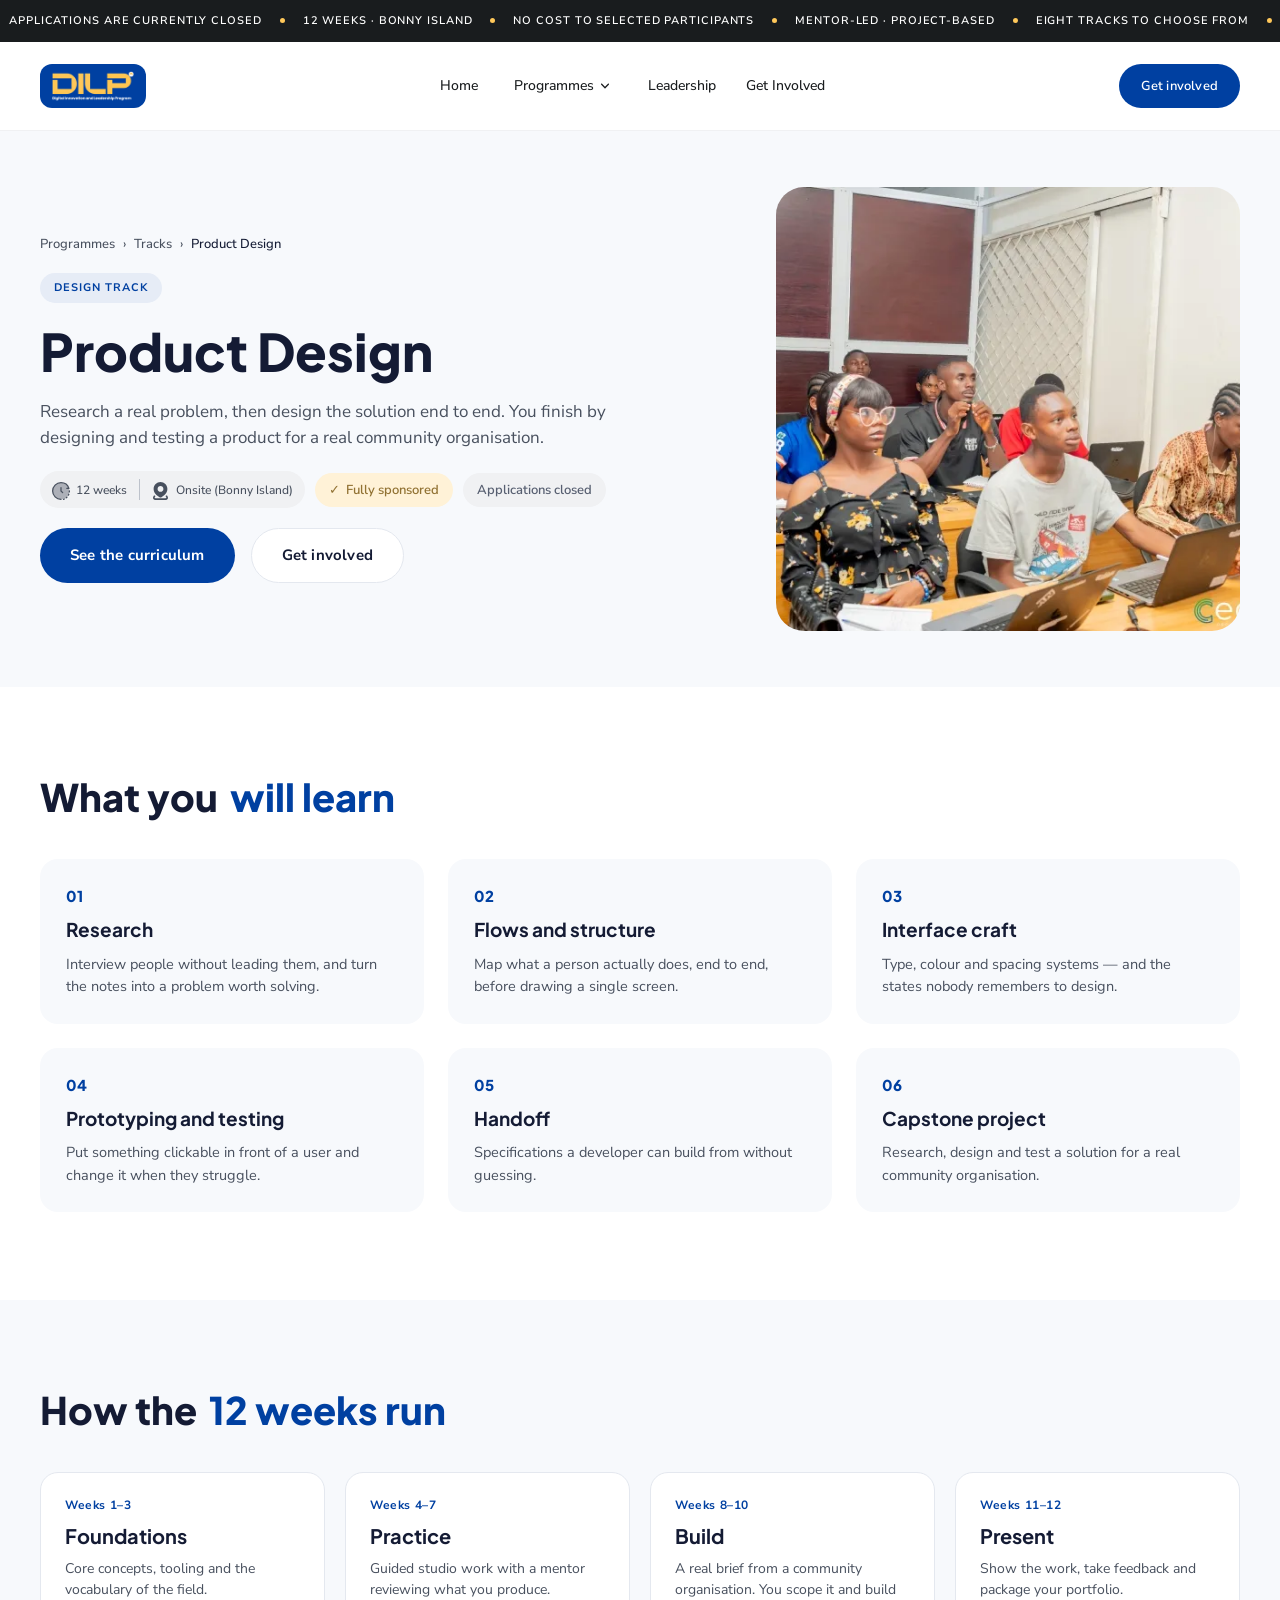
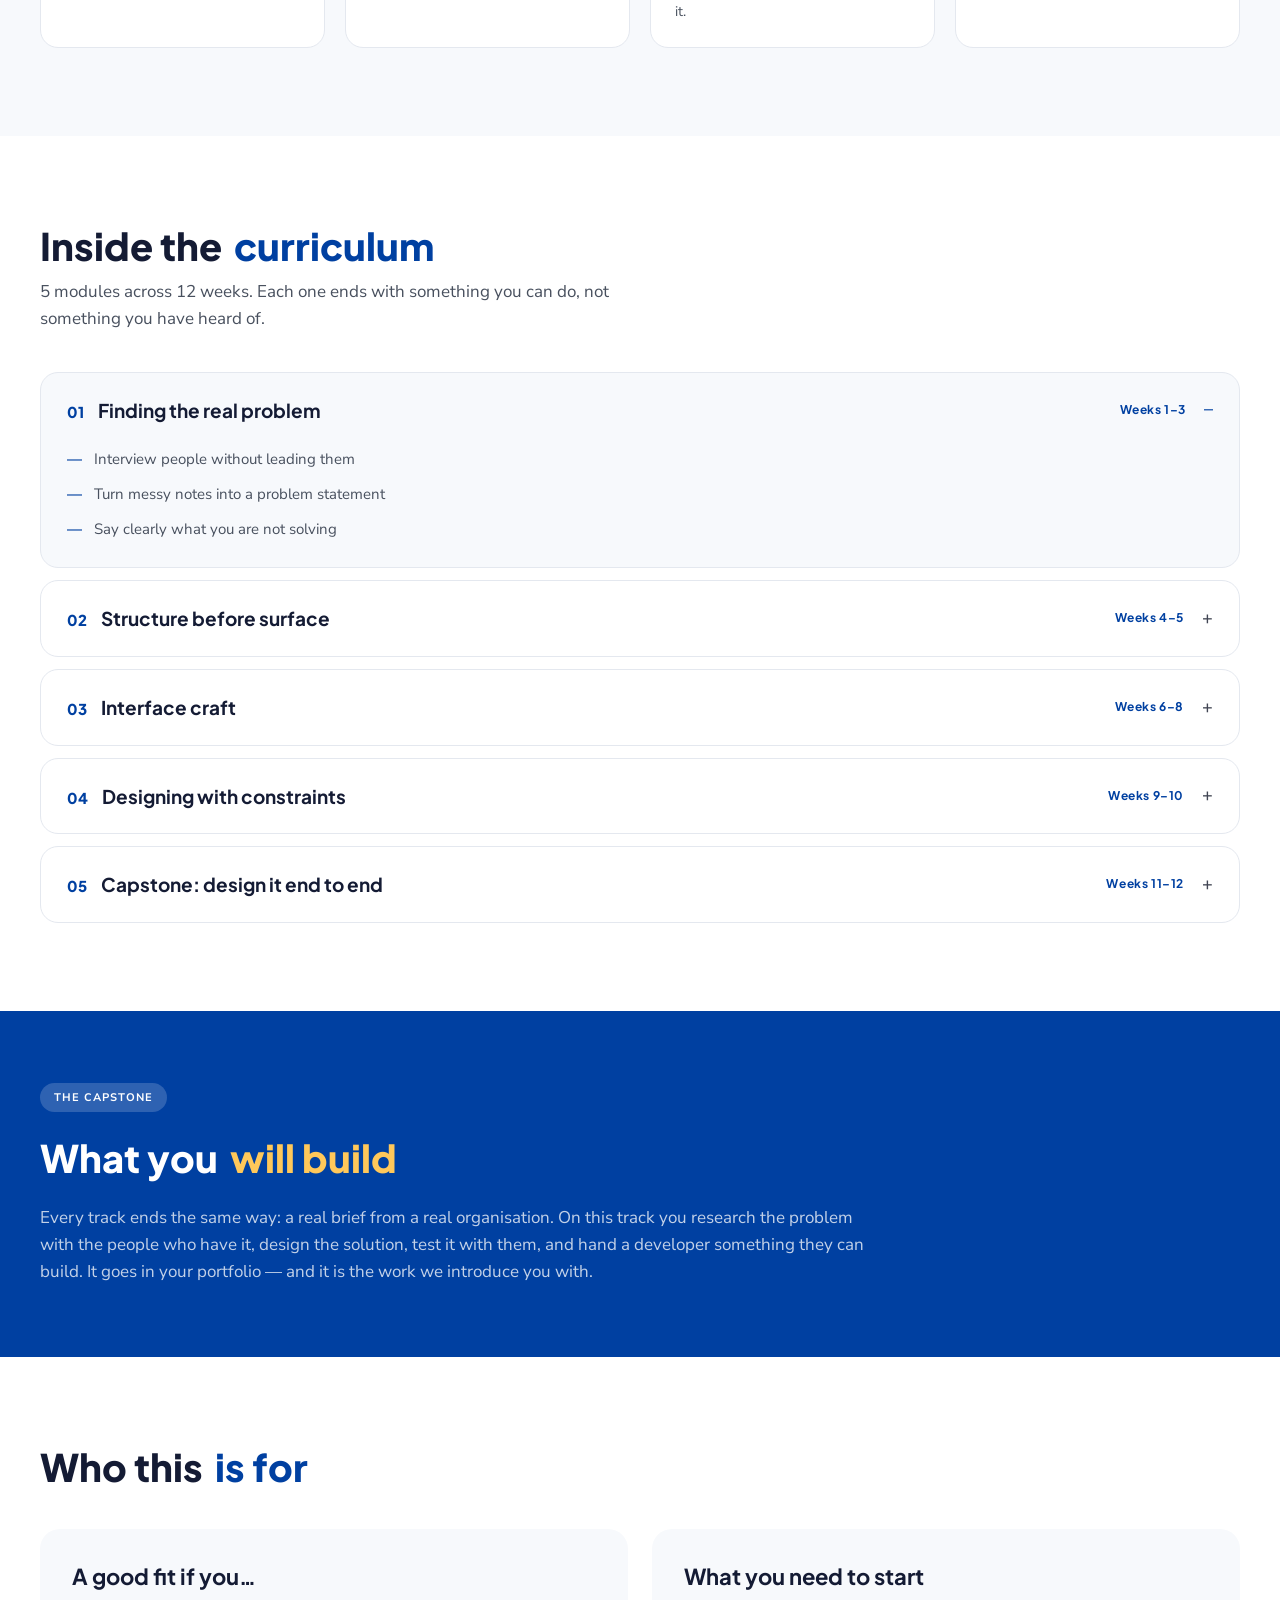
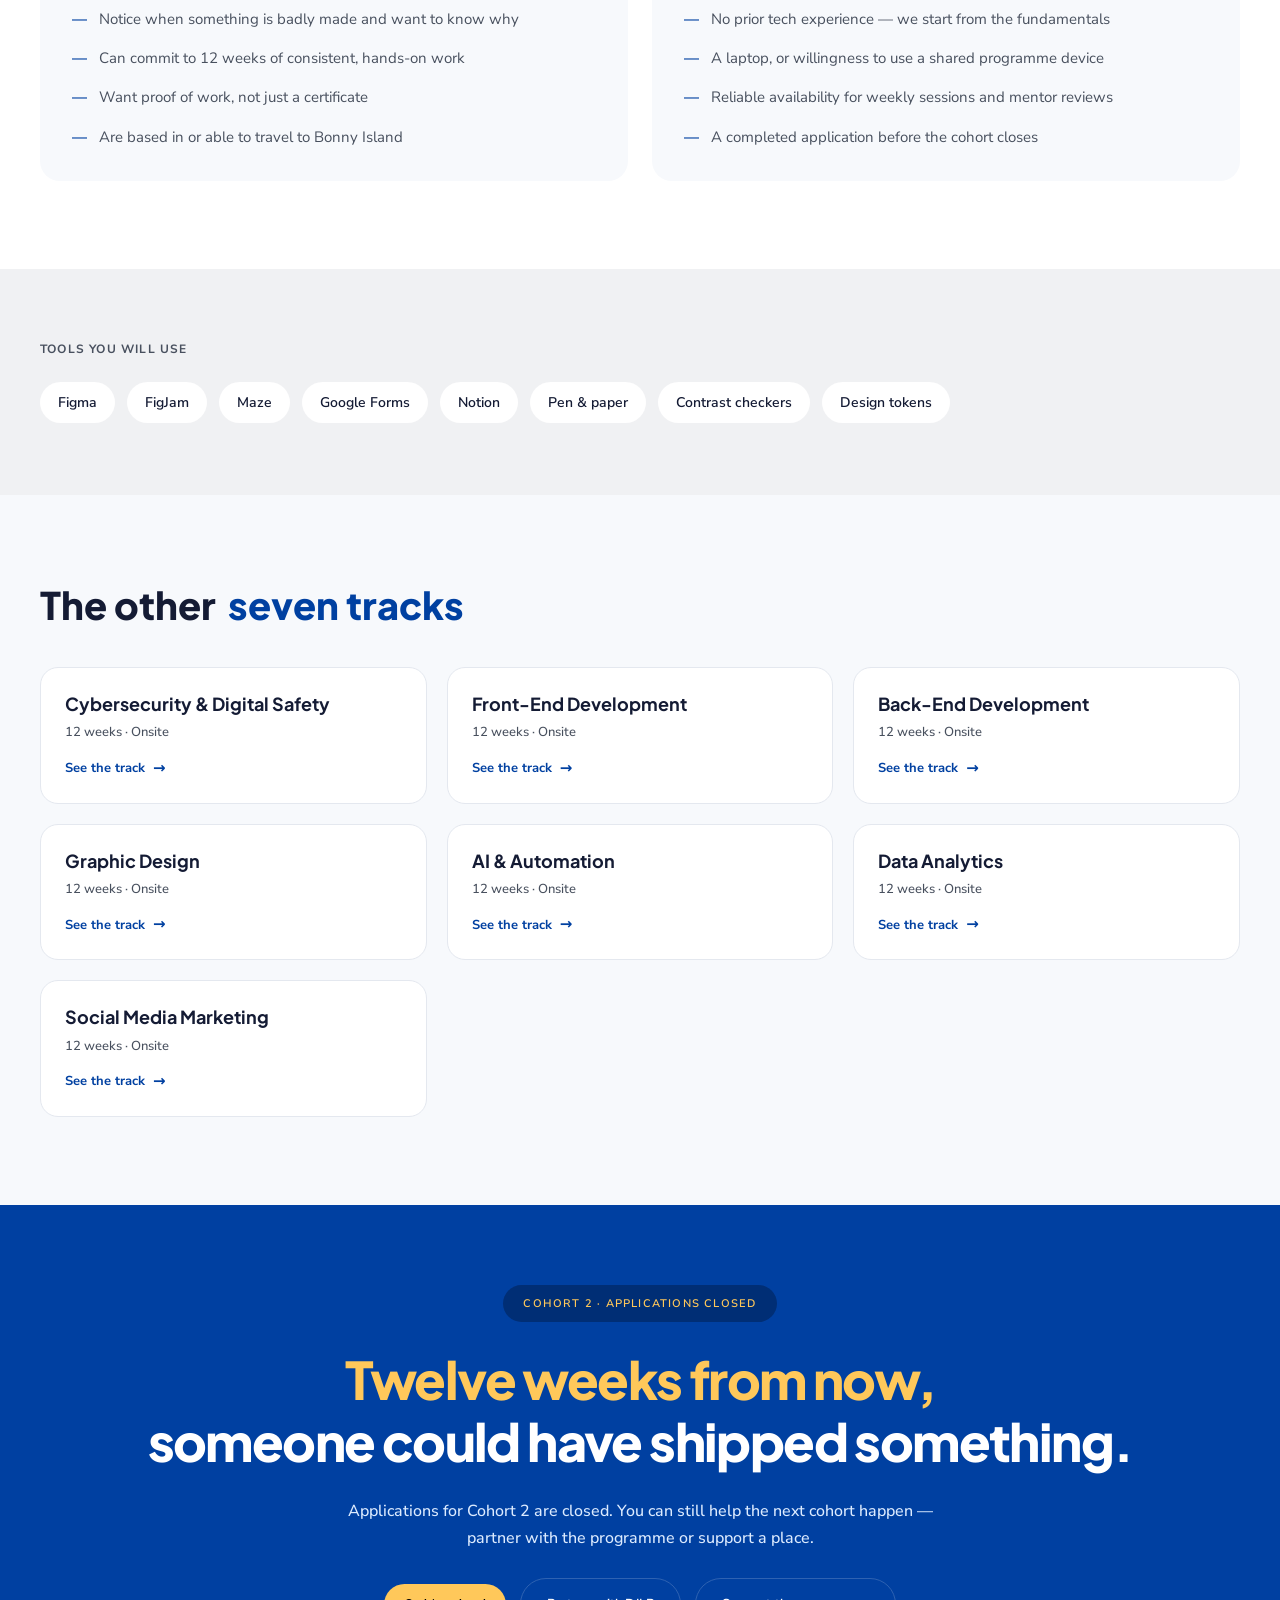
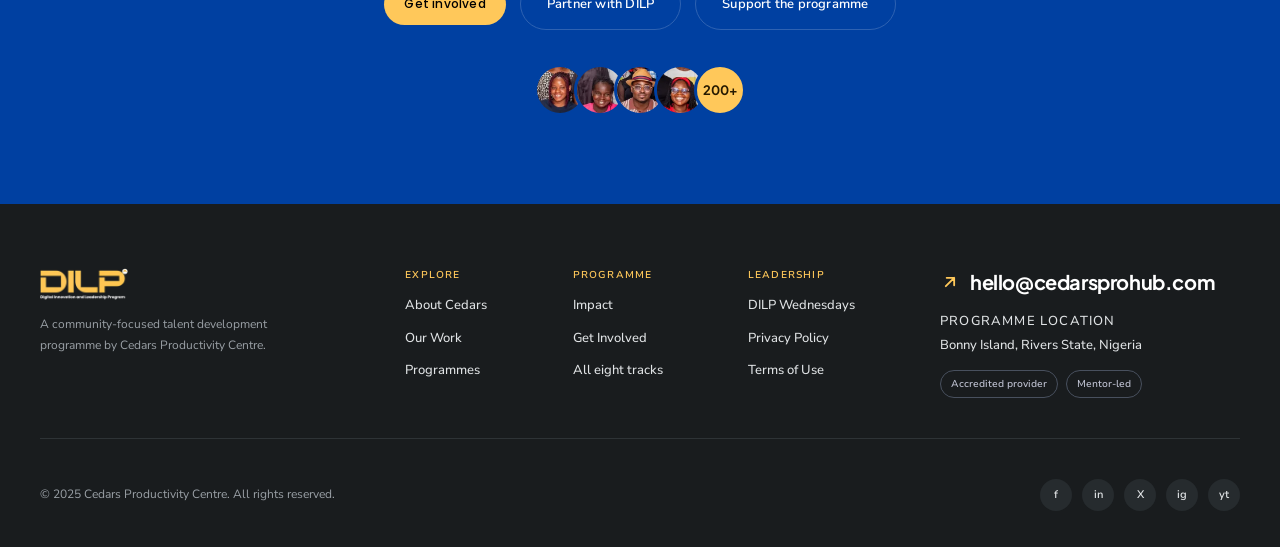
<file: tracks/product-design.html>
<!DOCTYPE html>
<html lang="en">
<head>
<meta charset="utf-8">
<meta name="viewport" content="width=device-width, initial-scale=1">
<title>Product Design — DILP | Cedars Productivity Centre</title>
<meta name="description" content="Research a real problem, then design the solution end to end. You finish by designing and testing a product for a real community organisation.">
<meta name="theme-color" content="#0040a1">

<meta property="og:type" content="website">
<meta property="og:title" content="Product Design — DILP | Cedars Productivity Centre">
<meta property="og:description" content="Research a real problem, then design the solution end to end. You finish by designing and testing a product for a real community organisation.">
<meta property="og:image" content="../assets/img/track-design-top.webp">

<link rel="preconnect" href="https://fonts.googleapis.com">
<link rel="preconnect" href="https://fonts.gstatic.com" crossorigin>
<link href="https://fonts.googleapis.com/css2?family=Plus+Jakarta+Sans:wght@600;700;800&family=Nunito+Sans:ital,wght@0,400;0,500;0,600;0,700;1,400&family=Poppins:wght@400;500;600&display=swap" rel="stylesheet">
<link rel="stylesheet" href="../styles.css">
</head>
<body>

<a class="skip-link" href="#main">Skip to content</a>

<div class="ticker" aria-label="Programme announcements">
  <div class="marquee" style="--marquee-duration: 42s" data-marquee>
    <div class="marquee__track" data-marquee-track>
      <p class="ticker__item">APPLICATIONS ARE CURRENTLY CLOSED <img class="ticker__dot" src="../assets/svg/ticker-dot.svg" alt="" aria-hidden="true"></p>
      <p class="ticker__item">12 WEEKS · BONNY ISLAND <img class="ticker__dot" src="../assets/svg/ticker-dot.svg" alt="" aria-hidden="true"></p>
      <p class="ticker__item">NO COST TO SELECTED PARTICIPANTS <img class="ticker__dot" src="../assets/svg/ticker-dot.svg" alt="" aria-hidden="true"></p>
      <p class="ticker__item">MENTOR-LED · PROJECT-BASED <img class="ticker__dot" src="../assets/svg/ticker-dot.svg" alt="" aria-hidden="true"></p>
      <p class="ticker__item">EIGHT TRACKS TO CHOOSE FROM <img class="ticker__dot" src="../assets/svg/ticker-dot.svg" alt="" aria-hidden="true"></p>
      <p class="ticker__item">DELIVERED BY CEDARS PRODUCTIVITY CENTRE <img class="ticker__dot" src="../assets/svg/ticker-dot.svg" alt="" aria-hidden="true"></p>
    </div>
  </div>
</div>

<header class="header" data-header>
  <div class="shell header__inner">
    <a class="logo" href="../index.html" aria-label="DILP — home">
      <span class="logo__plate">
        <img class="logo__img" src="../assets/img/dilp-logo.png" width="186" height="68" alt="DILP">
        <span class="logo__word" aria-hidden="true">DILP</span>
      </span>
    </a>

    <nav class="nav" aria-label="Primary">
      <a class="nav__link" href="../index.html">Home</a>
      <div class="nav__group" data-dropdown data-open="false">
        <button class="nav__link" type="button" aria-expanded="false" aria-haspopup="true" aria-controls="programmes-menu" data-dropdown-toggle>
          Programmes
          <img class="nav__chevron" src="../assets/svg/nav-chevron.svg" alt="" aria-hidden="true">
        </button>
        <div class="dropdown" id="programmes-menu" role="menu">
          <span class="dropdown__label">EIGHT TRACKS</span>
          <a role="menuitem" href="../tracks/cybersecurity.html">Cybersecurity &amp; Digital Safety</a>
          <a role="menuitem" href="../tracks/front-end-development.html">Front-End Development</a>
          <a role="menuitem" href="../tracks/back-end-development.html">Back-End Development</a>
          <a role="menuitem" href="../tracks/product-design.html" aria-current="page">Product Design</a>
          <a role="menuitem" href="../tracks/graphic-design.html">Graphic Design</a>
          <a role="menuitem" href="../tracks/ai-and-automation.html">AI &amp; Automation</a>
          <a role="menuitem" href="../tracks/data-analytics.html">Data Analytics</a>
          <a role="menuitem" href="../tracks/social-media-marketing.html">Social Media Marketing</a>
        </div>
      </div>
      <a class="nav__link" href="../articles/index.html">Leadership</a>
      <a class="nav__link" href="../get-involved.html">Get Involved</a>
    </nav>

    <div class="header__actions">
      <a class="btn btn--blue btn--nav" href="../get-involved.html">Get involved</a>
      <button class="burger" type="button" aria-expanded="false" aria-controls="mobile-nav" aria-label="Open menu" data-burger>
        <span></span>
      </button>
    </div>
  </div>

  <!-- Mobile menu mirrors the desktop nav exactly: the same four
       destinations, with Programmes expanding to the track list. -->
  <div class="mobile-nav" id="mobile-nav" data-open="false">
    <div class="shell">
      <ul data-accordion>
        <li><a href="../index.html">Home</a></li>
        <li class="mobile-nav__group" data-open="false">
          <button class="mobile-nav__toggle" type="button" aria-expanded="false" aria-controls="mobile-programmes" data-accordion-toggle>
            Programmes
            <span class="accordion__sign" aria-hidden="true">+</span>
          </button>
          <div class="accordion__panel" id="mobile-programmes" role="region" aria-label="Tracks">
            <div>
              <ul class="mobile-nav__sub">
                <li><a href="../tracks/cybersecurity.html">Cybersecurity &amp; Digital Safety</a></li>
            <li><a href="../tracks/front-end-development.html">Front-End Development</a></li>
            <li><a href="../tracks/back-end-development.html">Back-End Development</a></li>
            <li><a href="../tracks/product-design.html">Product Design</a></li>
            <li><a href="../tracks/graphic-design.html">Graphic Design</a></li>
            <li><a href="../tracks/ai-and-automation.html">AI &amp; Automation</a></li>
            <li><a href="../tracks/data-analytics.html">Data Analytics</a></li>
            <li><a href="../tracks/social-media-marketing.html">Social Media Marketing</a></li>
              </ul>
            </div>
          </div>
        </li>
        <li><a href="../articles/index.html">Leadership</a></li>
        <li><a href="../get-involved.html">Get Involved</a></li>
      </ul>
      <a class="btn btn--blue btn--lg" href="../get-involved.html">Get involved</a>
    </div>
  </div>
</header>

<main id="main">

  <section class="track-hero">
    <div class="shell track-hero__inner">
      <div class="track-hero__copy">
        <nav class="breadcrumb" aria-label="Breadcrumb">
          <a href="../index.html#tracks">Programmes</a>
          <span aria-hidden="true">›</span>
          <a href="../index.html#tracks">Tracks</a>
          <span aria-hidden="true">›</span>
          <span aria-current="page">Product Design</span>
        </nav>

        <span class="chip-track">DESIGN TRACK</span>

        <h1 class="track-hero__title">Product Design</h1>
        <p class="track-hero__lede">Research a real problem, then design the solution end to end. You finish by designing and testing a product for a real community organisation.</p>

        <div class="track-hero__meta">
          <div class="meta-pill meta-pill--tight">
            <span class="meta-pill__item"><span class="ico ico--16"><img src="../assets/svg/icon-clock.svg" alt="" aria-hidden="true"></span><span>12 weeks</span></span>
            <span class="meta-pill__rule"></span>
            <span class="meta-pill__item"><span class="ico ico--16"><img src="../assets/svg/icon-location.svg" alt="" aria-hidden="true"></span><span>Onsite (Bonny Island)</span></span>
          </div>
          <span class="chip-sponsored">✓&nbsp; Fully sponsored</span>
          <span class="chip-closed">Applications closed</span>
        </div>

        <div class="track-hero__ctas">
          <a class="btn btn--blue btn--track" href="#curriculum">See the curriculum</a>
          <a class="btn btn--paper btn--track" href="../get-involved.html">Get involved</a>
        </div>
      </div>

      <div class="track-hero__media">
        <img src="../assets/img/track-design-top.webp" alt="DILP participants collaborating around laptops in a design session.">
      </div>
    </div>
  </section>

  <section class="track-section track-section--white">
    <div class="shell track-section__inner">
      <h2 class="heading-track reveal"><span>What you</span> <span class="accent">will learn</span></h2>
      <div class="outcomes">
        <article class="outcome reveal">
          <span class="outcome__num">01</span>
          <h3>Research</h3>
          <p>Interview people without leading them, and turn the notes into a problem worth solving.</p>
        </article>
        <article class="outcome reveal">
          <span class="outcome__num">02</span>
          <h3>Flows and structure</h3>
          <p>Map what a person actually does, end to end, before drawing a single screen.</p>
        </article>
        <article class="outcome reveal">
          <span class="outcome__num">03</span>
          <h3>Interface craft</h3>
          <p>Type, colour and spacing systems — and the states nobody remembers to design.</p>
        </article>
        <article class="outcome reveal">
          <span class="outcome__num">04</span>
          <h3>Prototyping and testing</h3>
          <p>Put something clickable in front of a user and change it when they struggle.</p>
        </article>
        <article class="outcome reveal">
          <span class="outcome__num">05</span>
          <h3>Handoff</h3>
          <p>Specifications a developer can build from without guessing.</p>
        </article>
        <article class="outcome reveal">
          <span class="outcome__num">06</span>
          <h3>Capstone project</h3>
          <p>Research, design and test a solution for a real community organisation.</p>
        </article>
      </div>
    </div>
  </section>

  <section class="track-section track-section--tint">
    <div class="shell track-section__inner">
      <h2 class="heading-track reveal"><span>How the</span> <span class="accent">12 weeks run</span></h2>
      <div class="phases">
        <article class="phase reveal">
          <span class="phase__weeks">Weeks 1–3</span>
          <h3>Foundations</h3>
          <p>Core concepts, tooling and the vocabulary of the field.</p>
        </article>
        <article class="phase reveal">
          <span class="phase__weeks">Weeks 4–7</span>
          <h3>Practice</h3>
          <p>Guided studio work with a mentor reviewing what you produce.</p>
        </article>
        <article class="phase reveal">
          <span class="phase__weeks">Weeks 8–10</span>
          <h3>Build</h3>
          <p>A real brief from a community organisation. You scope it and build it.</p>
        </article>
        <article class="phase reveal">
          <span class="phase__weeks">Weeks 11–12</span>
          <h3>Present</h3>
          <p>Show the work, take feedback and package your portfolio.</p>
        </article>
      </div>
    </div>
  </section>

  <section class="track-section track-section--white" id="curriculum">
    <div class="shell track-section__inner">
      <div class="curriculum__head reveal">
        <h2 class="heading-track"><span>Inside the</span> <span class="accent">curriculum</span></h2>
        <p>5 modules across 12 weeks. Each one ends with something you can do, not something you have heard of.</p>
      </div>

      <div class="curriculum" data-accordion data-single="true">
        <div class="curriculum__item" data-open="true">
          <button class="accordion__head curriculum__head-row" type="button" aria-expanded="true" aria-controls="module-1" data-accordion-toggle>
            <span class="curriculum__label">
              <span class="curriculum__num">01</span>
              <span class="curriculum__title">Finding the real problem</span>
            </span>
            <span class="curriculum__right">
              <span class="curriculum__weeks">Weeks 1–3</span>
              <span class="accordion__sign" aria-hidden="true">–</span>
            </span>
          </button>
          <div class="accordion__panel" id="module-1" role="region">
            <div>
              <ul class="curriculum__outcomes">
                <li><span aria-hidden="true">—</span>Interview people without leading them</li>
                <li><span aria-hidden="true">—</span>Turn messy notes into a problem statement</li>
                <li><span aria-hidden="true">—</span>Say clearly what you are not solving</li>
              </ul>
            </div>
          </div>
        </div>
        <div class="curriculum__item" data-open="false">
          <button class="accordion__head curriculum__head-row" type="button" aria-expanded="false" aria-controls="module-2" data-accordion-toggle>
            <span class="curriculum__label">
              <span class="curriculum__num">02</span>
              <span class="curriculum__title">Structure before surface</span>
            </span>
            <span class="curriculum__right">
              <span class="curriculum__weeks">Weeks 4–5</span>
              <span class="accordion__sign" aria-hidden="true">+</span>
            </span>
          </button>
          <div class="accordion__panel" id="module-2" role="region">
            <div>
              <ul class="curriculum__outcomes">
                <li><span aria-hidden="true">—</span>Map the flow a person takes end to end</li>
                <li><span aria-hidden="true">—</span>Wireframe fast, and throw work away</li>
                <li><span aria-hidden="true">—</span>Test an idea before it is pretty</li>
              </ul>
            </div>
          </div>
        </div>
        <div class="curriculum__item" data-open="false">
          <button class="accordion__head curriculum__head-row" type="button" aria-expanded="false" aria-controls="module-3" data-accordion-toggle>
            <span class="curriculum__label">
              <span class="curriculum__num">03</span>
              <span class="curriculum__title">Interface craft</span>
            </span>
            <span class="curriculum__right">
              <span class="curriculum__weeks">Weeks 6–8</span>
              <span class="accordion__sign" aria-hidden="true">+</span>
            </span>
          </button>
          <div class="accordion__panel" id="module-3" role="region">
            <div>
              <ul class="curriculum__outcomes">
                <li><span aria-hidden="true">—</span>Build a type, colour and spacing system and stick to it</li>
                <li><span aria-hidden="true">—</span>Design the empty, loading and error states, not just the happy one</li>
                <li><span aria-hidden="true">—</span>Make a prototype people can actually click</li>
              </ul>
            </div>
          </div>
        </div>
        <div class="curriculum__item" data-open="false">
          <button class="accordion__head curriculum__head-row" type="button" aria-expanded="false" aria-controls="module-4" data-accordion-toggle>
            <span class="curriculum__label">
              <span class="curriculum__num">04</span>
              <span class="curriculum__title">Designing with constraints</span>
            </span>
            <span class="curriculum__right">
              <span class="curriculum__weeks">Weeks 9–10</span>
              <span class="accordion__sign" aria-hidden="true">+</span>
            </span>
          </button>
          <div class="accordion__panel" id="module-4" role="region">
            <div>
              <ul class="curriculum__outcomes">
                <li><span aria-hidden="true">—</span>Design for a low-end phone and a bad connection</li>
                <li><span aria-hidden="true">—</span>Meet accessibility requirements by default</li>
                <li><span aria-hidden="true">—</span>Hand off to a developer so they do not have to guess</li>
              </ul>
            </div>
          </div>
        </div>
        <div class="curriculum__item" data-open="false">
          <button class="accordion__head curriculum__head-row" type="button" aria-expanded="false" aria-controls="module-5" data-accordion-toggle>
            <span class="curriculum__label">
              <span class="curriculum__num">05</span>
              <span class="curriculum__title">Capstone: design it end to end</span>
            </span>
            <span class="curriculum__right">
              <span class="curriculum__weeks">Weeks 11–12</span>
              <span class="accordion__sign" aria-hidden="true">+</span>
            </span>
          </button>
          <div class="accordion__panel" id="module-5" role="region">
            <div>
              <ul class="curriculum__outcomes">
                <li><span aria-hidden="true">—</span>Research, design and test a solution for a real organisation</li>
                <li><span aria-hidden="true">—</span>Defend your decisions with evidence</li>
                <li><span aria-hidden="true">—</span>Present to the people who will use it</li>
              </ul>
            </div>
          </div>
        </div>
      </div>
    </div>
  </section>

  <section class="capstone">
    <div class="shell capstone__inner">
      <span class="chip-capstone reveal">THE CAPSTONE</span>
      <h2 class="heading-track heading-track--onblue reveal"><span>What you</span> <span class="accent">will build</span></h2>
      <p class="capstone__body reveal">Every track ends the same way: a real brief from a real organisation. On this track you research the problem with the people who have it, design the solution, test it with them, and hand a developer something they can build. It goes in your portfolio — and it is the work we introduce you with.</p>
    </div>
  </section>

  <section class="track-section track-section--white">
    <div class="shell track-section__inner">
      <h2 class="heading-track reveal"><span>Who this</span> <span class="accent">is for</span></h2>
      <div class="fit">
        <div class="fit__col reveal">
          <h3>A good fit if you…</h3>
          <ul>
            <li><span aria-hidden="true">—</span>Notice when something is badly made and want to know why</li>
            <li><span aria-hidden="true">—</span>Can commit to 12 weeks of consistent, hands-on work</li>
            <li><span aria-hidden="true">—</span>Want proof of work, not just a certificate</li>
            <li><span aria-hidden="true">—</span>Are based in or able to travel to Bonny Island</li>
          </ul>
        </div>
        <div class="fit__col reveal">
          <h3>What you need to start</h3>
          <ul>
            <li><span aria-hidden="true">—</span>No prior tech experience — we start from the fundamentals</li>
            <li><span aria-hidden="true">—</span>A laptop, or willingness to use a shared programme device</li>
            <li><span aria-hidden="true">—</span>Reliable availability for weekly sessions and mentor reviews</li>
            <li><span aria-hidden="true">—</span>A completed application before the cohort closes</li>
          </ul>
        </div>
      </div>
    </div>
  </section>


  <section class="tools">
    <div class="shell tools__inner">
      <span class="tools__label">TOOLS YOU WILL USE</span>
      <div class="tools__chips">
        <span class="chip-tool">Figma</span>
        <span class="chip-tool">FigJam</span>
        <span class="chip-tool">Maze</span>
        <span class="chip-tool">Google Forms</span>
        <span class="chip-tool">Notion</span>
        <span class="chip-tool">Pen &amp; paper</span>
        <span class="chip-tool">Contrast checkers</span>
        <span class="chip-tool">Design tokens</span>
      </div>
    </div>
  </section>

  <section class="track-section track-section--tint">
    <div class="shell track-section__inner">
      <h2 class="heading-track reveal"><span>The other</span> <span class="accent">seven tracks</span></h2>
      <div class="other-tracks">
        <a class="other-track reveal" href="cybersecurity.html">
          <span class="other-track__name">Cybersecurity &amp; Digital Safety</span>
          <span class="other-track__meta">12 weeks · Onsite</span>
          <span class="other-track__go">See the track <span class="other-track__arrow" aria-hidden="true">&rarr;</span></span>
        </a>
        <a class="other-track reveal" href="front-end-development.html">
          <span class="other-track__name">Front-End Development</span>
          <span class="other-track__meta">12 weeks · Onsite</span>
          <span class="other-track__go">See the track <span class="other-track__arrow" aria-hidden="true">&rarr;</span></span>
        </a>
        <a class="other-track reveal" href="back-end-development.html">
          <span class="other-track__name">Back-End Development</span>
          <span class="other-track__meta">12 weeks · Onsite</span>
          <span class="other-track__go">See the track <span class="other-track__arrow" aria-hidden="true">&rarr;</span></span>
        </a>
        <a class="other-track reveal" href="graphic-design.html">
          <span class="other-track__name">Graphic Design</span>
          <span class="other-track__meta">12 weeks · Onsite</span>
          <span class="other-track__go">See the track <span class="other-track__arrow" aria-hidden="true">&rarr;</span></span>
        </a>
        <a class="other-track reveal" href="ai-and-automation.html">
          <span class="other-track__name">AI &amp; Automation</span>
          <span class="other-track__meta">12 weeks · Onsite</span>
          <span class="other-track__go">See the track <span class="other-track__arrow" aria-hidden="true">&rarr;</span></span>
        </a>
        <a class="other-track reveal" href="data-analytics.html">
          <span class="other-track__name">Data Analytics</span>
          <span class="other-track__meta">12 weeks · Onsite</span>
          <span class="other-track__go">See the track <span class="other-track__arrow" aria-hidden="true">&rarr;</span></span>
        </a>
        <a class="other-track reveal" href="social-media-marketing.html">
          <span class="other-track__name">Social Media Marketing</span>
          <span class="other-track__meta">12 weeks · Onsite</span>
          <span class="other-track__go">See the track <span class="other-track__arrow" aria-hidden="true">&rarr;</span></span>
        </a>
      </div>
    </div>
  </section>

  <section class="final" id="apply">
    <div class="shell final__inner">
      <span class="final__pill reveal">COHORT 2 · APPLICATIONS CLOSED</span>

      <h2 class="final__headline reveal">
        <span class="accent">Twelve weeks from now,</span>
        <span>someone could have shipped something.</span>
      </h2>

      <p class="final__sub reveal">Applications for Cohort 2 are closed. You can still help the next cohort happen — partner with the programme or support a place.</p>

      <div class="final__ctas reveal">
        <a class="btn btn--yellow btn--pill-12" href="../get-involved.html">Get involved</a>
        <a class="btn btn--ghost-blue" style="padding:16px 26px;font-size:13px" href="mailto:partnerships@cedarsprohub.com?subject=Partnering%20with%20DILP">Partner with DILP</a>
        <a class="btn btn--ghost-blue" style="padding:16px 26px;font-size:13px" href="mailto:partnerships@cedarsprohub.com?subject=Supporting%20DILP">Support the programme</a>
      </div>

      <div class="final__avatars reveal">
        <img src="../assets/img/cohort-avatar-1.webp" width="52" height="52" alt="" loading="lazy">
        <img src="../assets/img/cohort-avatar-2.webp" width="52" height="52" alt="" loading="lazy">
        <img src="../assets/img/cohort-avatar-3.webp" width="52" height="52" alt="" loading="lazy">
        <img src="../assets/img/cohort-avatar-4.webp" width="52" height="52" alt="" loading="lazy">
        <span class="final__count">200+</span>
      </div>
    </div>
  </section>
</main>

<footer class="footer">
  <div class="shell footer__inner">
    <div class="footer__top">
      <div class="footer__brand">
        <div class="logo">
          <span class="logo__plate">
            <img class="logo__img" src="../assets/img/dilp-logo.png" width="186" height="68" alt="DILP">
            <span class="logo__word" aria-hidden="true">DILP</span>
          </span>
        </div>
        <p>A community-focused talent development programme by Cedars Productivity Centre.</p>
      </div>

      <nav class="footer__col" aria-label="Explore">
        <span class="footer__label">EXPLORE</span>
        <a href="../index.html#why">About Cedars</a>
        <a href="../index.html#impact">Our Work</a>
        <a href="../index.html#tracks">Programmes</a>
      </nav>

      <nav class="footer__col" aria-label="Programme">
        <span class="footer__label">PROGRAMME</span>
        <a href="../index.html#impact">Impact</a>
        <a href="../get-involved.html">Get Involved</a>
        <a href="../index.html#tracks">All eight tracks</a>
      </nav>

      <nav class="footer__col" aria-label="Leadership">
        <span class="footer__label">LEADERSHIP</span>
        <a href="../articles/index.html">DILP Wednesdays</a>
        <a href="#">Privacy Policy</a>
        <a href="#">Terms of Use</a>
      </nav>

      <div class="footer__contact">
        <a class="footer__email" href="mailto:hello@cedarsprohub.com">
          <img src="../assets/svg/footer-arrow.svg" alt="" aria-hidden="true">
          <span>hello@cedarsprohub.com</span>
        </a>
        <div class="footer__location">
          <span class="footer__label">PROGRAMME LOCATION</span>
          <span>Bonny Island, Rivers State, Nigeria</span>
        </div>
        <div class="chips">
          <span class="chip-outline">Accredited provider</span>
          <span class="chip-outline">Mentor-led</span>
        </div>
      </div>
    </div>

    <div class="footer__divider"></div>

    <div class="footer__bottom">
      <p>© 2025 Cedars Productivity Centre. All rights reserved.</p>
      <div class="socials">
        <a href="#" aria-label="Facebook">f</a>
        <a href="#" aria-label="LinkedIn">in</a>
        <a href="#" aria-label="X">X</a>
        <a href="#" aria-label="Instagram">ig</a>
        <a href="#" aria-label="YouTube">yt</a>
      </div>
    </div>
  </div>
</footer>

<script src="../script.js"></script>
</body>
</html>
</file>
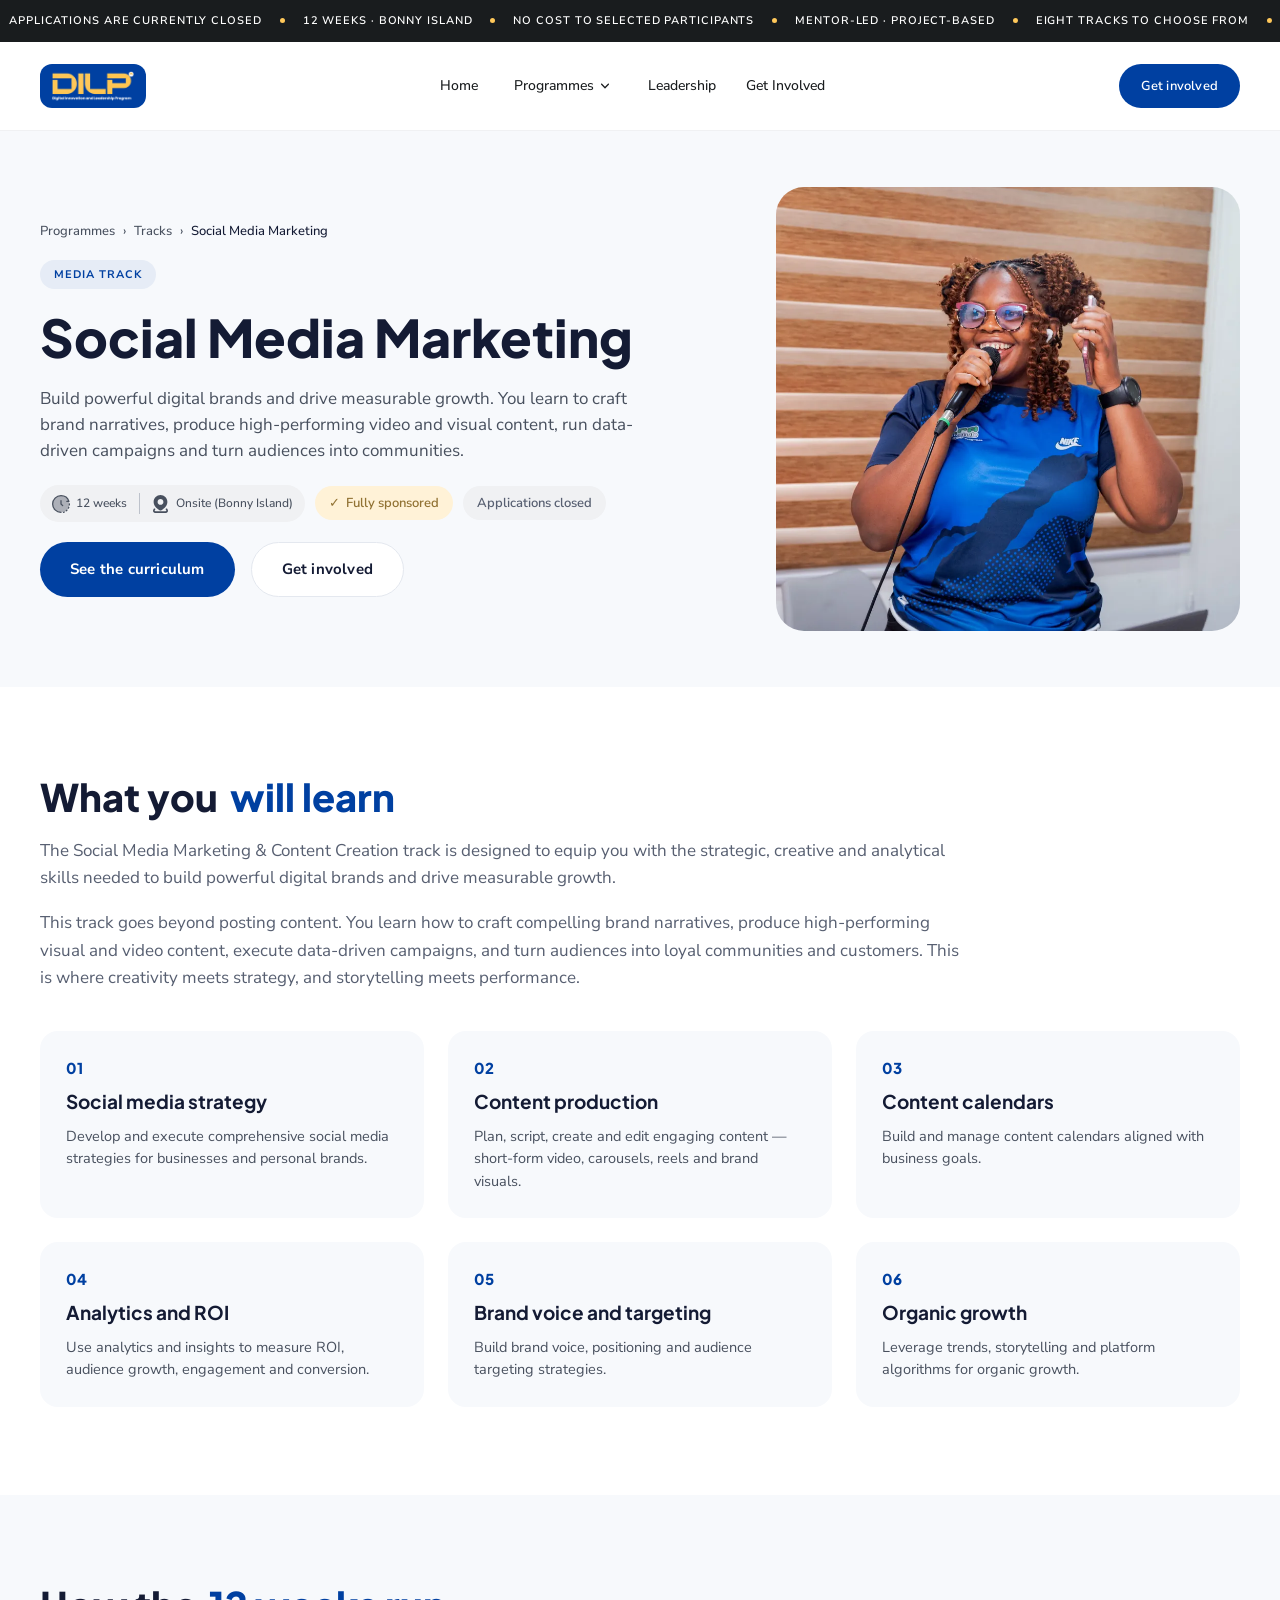
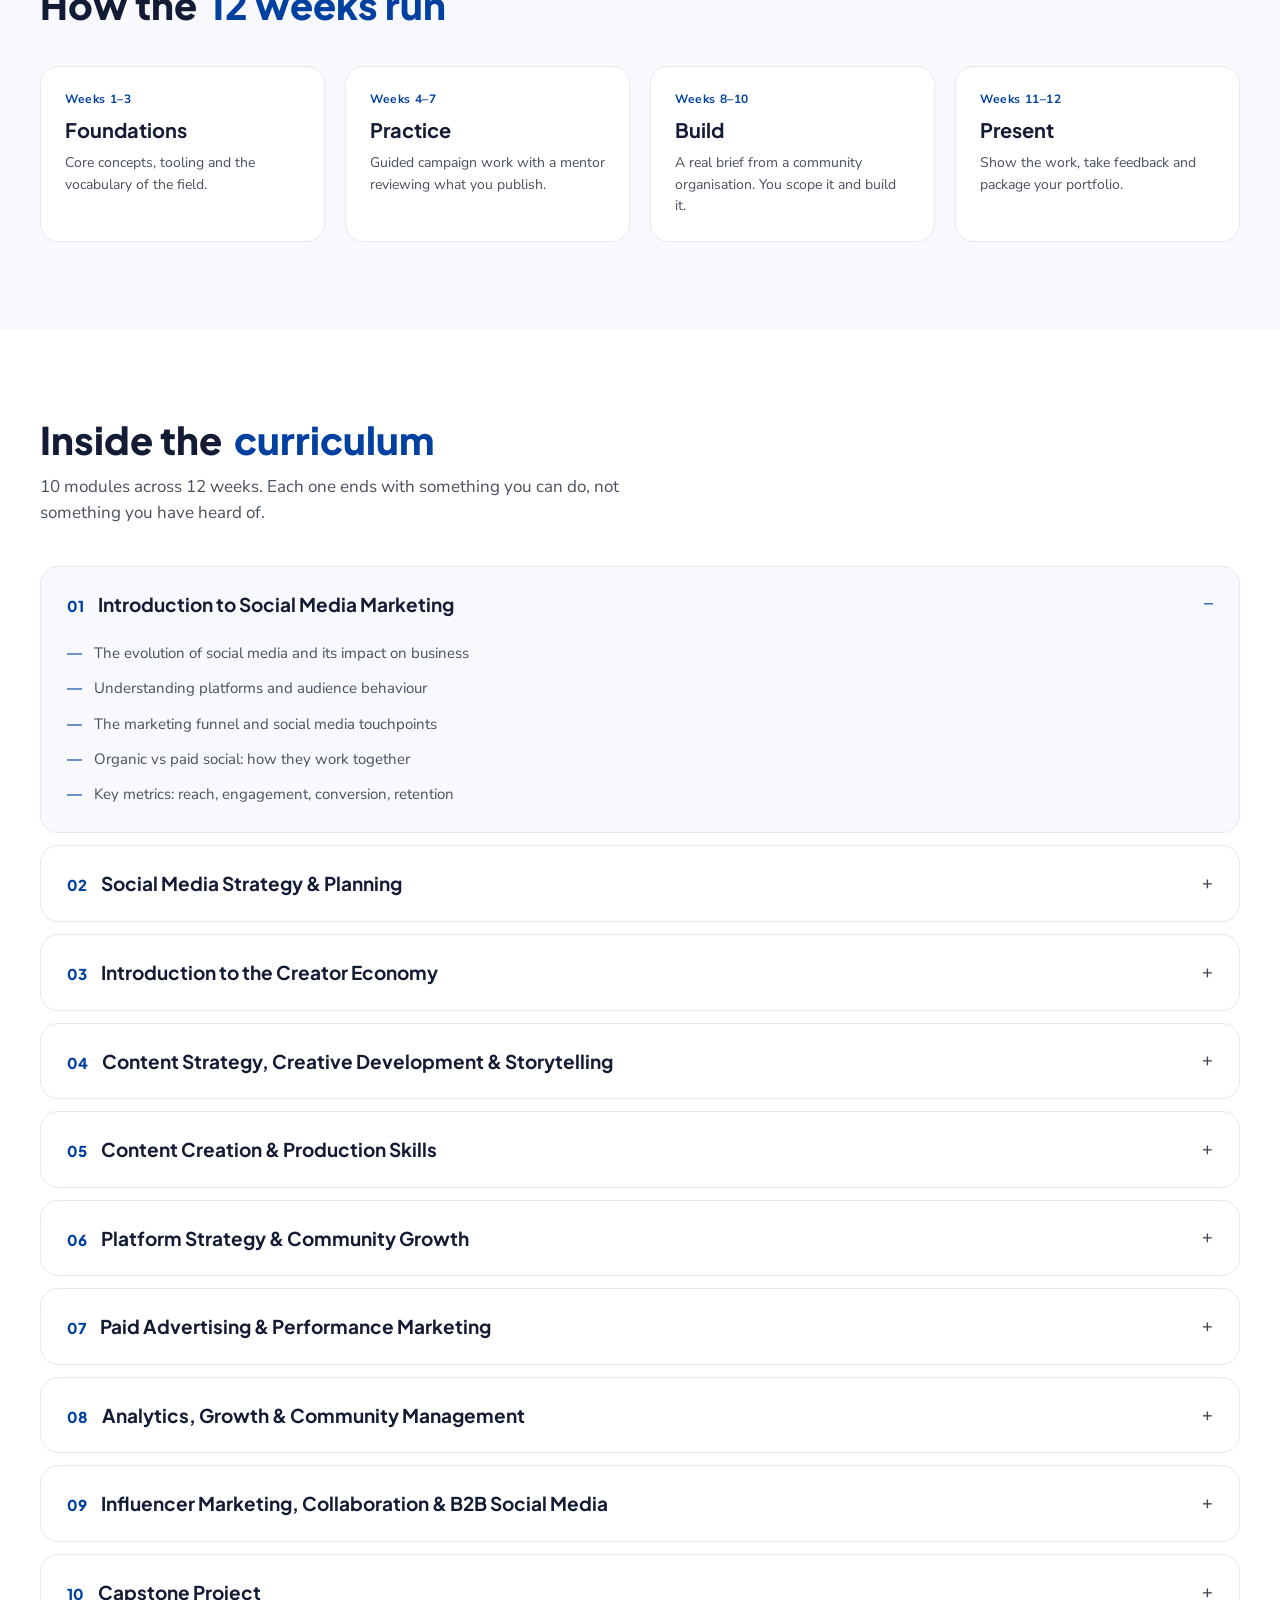
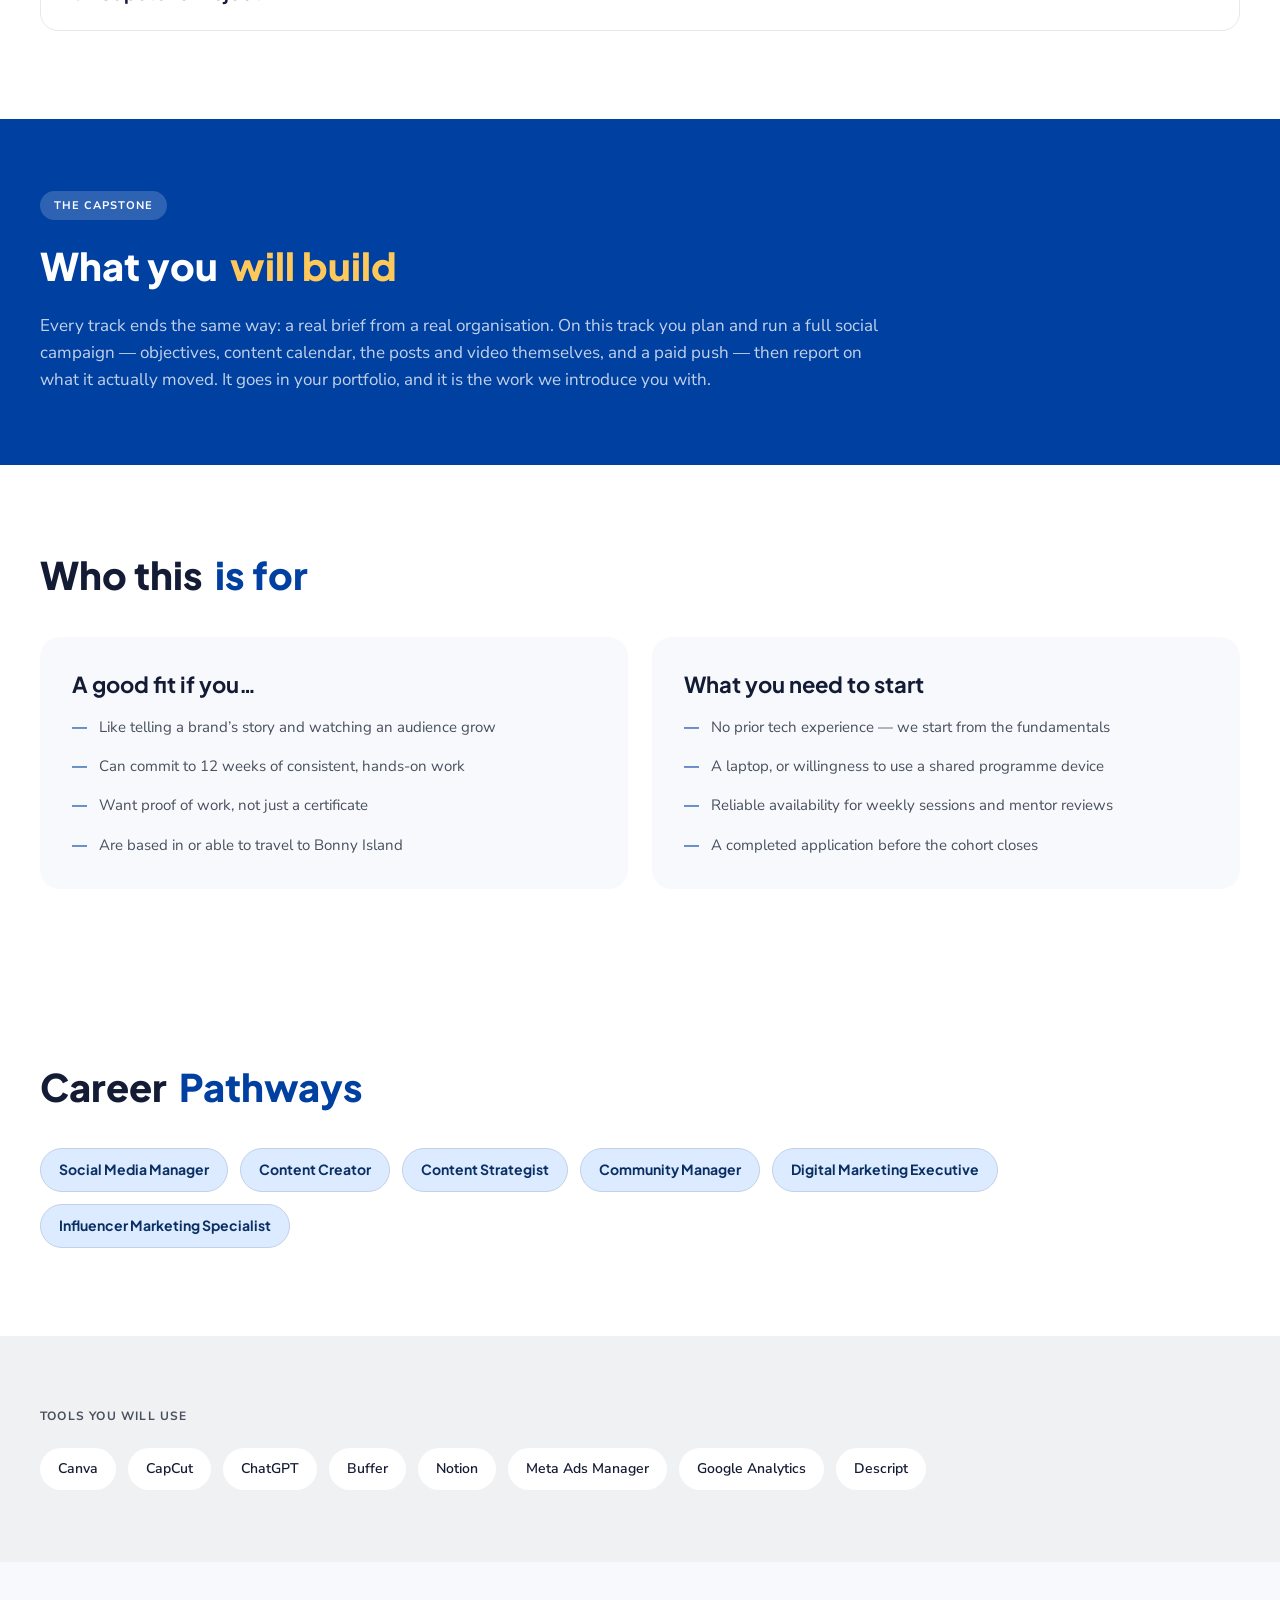
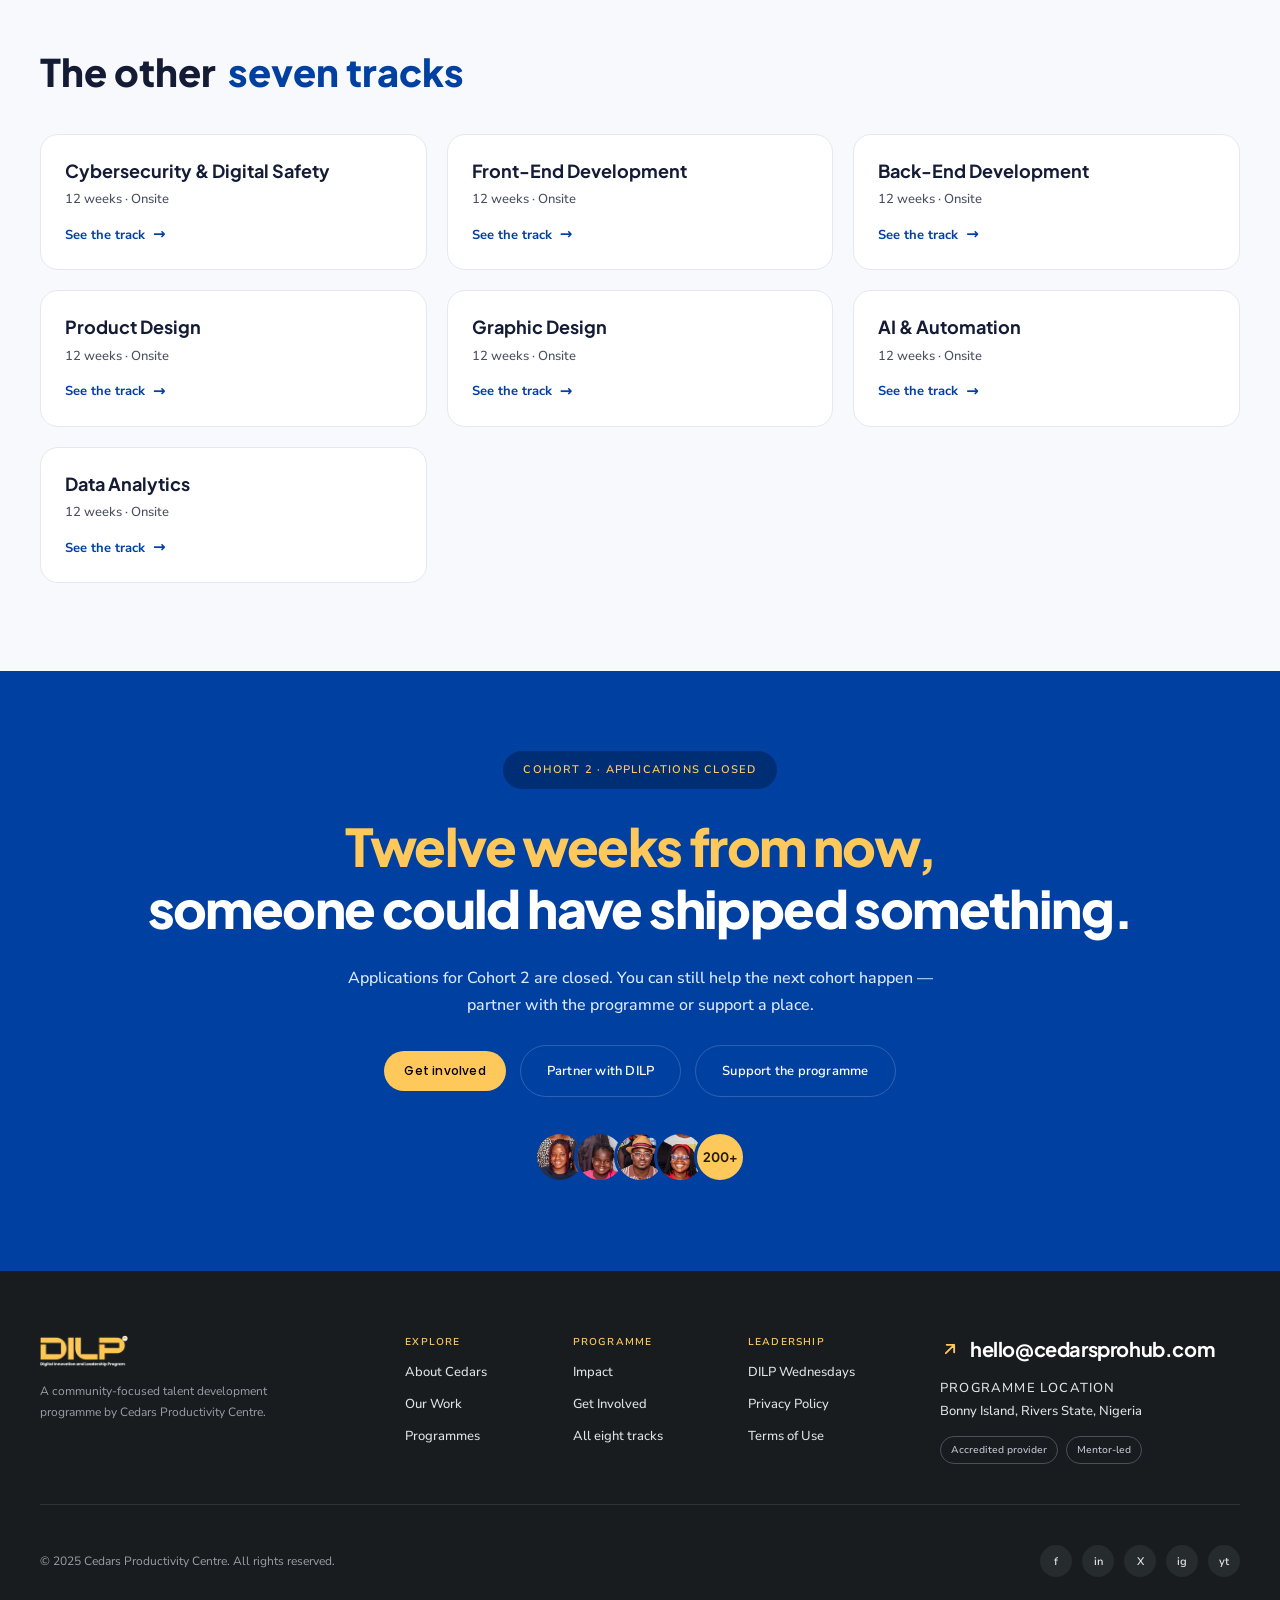
<file: tracks/social-media-marketing.html>
<!DOCTYPE html>
<html lang="en">
<head>
<meta charset="utf-8">
<meta name="viewport" content="width=device-width, initial-scale=1">
<title>Social Media Marketing — DILP | Cedars Productivity Centre</title>
<meta name="description" content="Build powerful digital brands and drive measurable growth. You learn to craft brand narratives, produce high-performing video and visual content, run data-driven campaigns and turn audiences into communities.">
<meta name="theme-color" content="#0040a1">

<meta property="og:type" content="website">
<meta property="og:title" content="Social Media Marketing — DILP | Cedars Productivity Centre">
<meta property="og:description" content="Build powerful digital brands and drive measurable growth. You learn to craft brand narratives, produce high-performing video and visual content, run data-driven campaigns and turn audiences into communities.">
<meta property="og:image" content="../assets/img/gallery-7.webp">

<link rel="preconnect" href="https://fonts.googleapis.com">
<link rel="preconnect" href="https://fonts.gstatic.com" crossorigin>
<link href="https://fonts.googleapis.com/css2?family=Plus+Jakarta+Sans:wght@600;700;800&family=Nunito+Sans:ital,wght@0,400;0,500;0,600;0,700;1,400&family=Poppins:wght@400;500;600&display=swap" rel="stylesheet">
<link rel="stylesheet" href="../styles.css">
</head>
<body>

<a class="skip-link" href="#main">Skip to content</a>

<div class="ticker" aria-label="Programme announcements">
  <div class="marquee" style="--marquee-duration: 42s" data-marquee>
    <div class="marquee__track" data-marquee-track>
      <p class="ticker__item">APPLICATIONS ARE CURRENTLY CLOSED <img class="ticker__dot" src="../assets/svg/ticker-dot.svg" alt="" aria-hidden="true"></p>
      <p class="ticker__item">12 WEEKS · BONNY ISLAND <img class="ticker__dot" src="../assets/svg/ticker-dot.svg" alt="" aria-hidden="true"></p>
      <p class="ticker__item">NO COST TO SELECTED PARTICIPANTS <img class="ticker__dot" src="../assets/svg/ticker-dot.svg" alt="" aria-hidden="true"></p>
      <p class="ticker__item">MENTOR-LED · PROJECT-BASED <img class="ticker__dot" src="../assets/svg/ticker-dot.svg" alt="" aria-hidden="true"></p>
      <p class="ticker__item">EIGHT TRACKS TO CHOOSE FROM <img class="ticker__dot" src="../assets/svg/ticker-dot.svg" alt="" aria-hidden="true"></p>
      <p class="ticker__item">DELIVERED BY CEDARS PRODUCTIVITY CENTRE <img class="ticker__dot" src="../assets/svg/ticker-dot.svg" alt="" aria-hidden="true"></p>
    </div>
  </div>
</div>

<header class="header" data-header>
  <div class="shell header__inner">
    <a class="logo" href="../index.html" aria-label="DILP — home">
      <span class="logo__plate">
        <img class="logo__img" src="../assets/img/dilp-logo.png" width="186" height="68" alt="DILP">
        <span class="logo__word" aria-hidden="true">DILP</span>
      </span>
    </a>

    <nav class="nav" aria-label="Primary">
      <a class="nav__link" href="../index.html">Home</a>
      <div class="nav__group" data-dropdown data-open="false">
        <button class="nav__link" type="button" aria-expanded="false" aria-haspopup="true" aria-controls="programmes-menu" data-dropdown-toggle>
          Programmes
          <img class="nav__chevron" src="../assets/svg/nav-chevron.svg" alt="" aria-hidden="true">
        </button>
        <div class="dropdown" id="programmes-menu" role="menu">
          <span class="dropdown__label">EIGHT TRACKS</span>
          <a role="menuitem" href="../tracks/cybersecurity.html">Cybersecurity &amp; Digital Safety</a>
          <a role="menuitem" href="../tracks/front-end-development.html">Front-End Development</a>
          <a role="menuitem" href="../tracks/back-end-development.html">Back-End Development</a>
          <a role="menuitem" href="../tracks/product-design.html">Product Design</a>
          <a role="menuitem" href="../tracks/graphic-design.html">Graphic Design</a>
          <a role="menuitem" href="../tracks/ai-and-automation.html">AI &amp; Automation</a>
          <a role="menuitem" href="../tracks/data-analytics.html">Data Analytics</a>
          <a role="menuitem" href="../tracks/social-media-marketing.html" aria-current="page">Social Media Marketing</a>
        </div>
      </div>
      <a class="nav__link" href="../articles/index.html">Leadership</a>
      <a class="nav__link" href="../get-involved.html">Get Involved</a>
    </nav>

    <div class="header__actions">
      <a class="btn btn--blue btn--nav" href="../get-involved.html">Get involved</a>
      <button class="burger" type="button" aria-expanded="false" aria-controls="mobile-nav" aria-label="Open menu" data-burger>
        <span></span>
      </button>
    </div>
  </div>

  <!-- Mobile menu mirrors the desktop nav exactly: the same four
       destinations, with Programmes expanding to the track list. -->
  <div class="mobile-nav" id="mobile-nav" data-open="false">
    <div class="shell">
      <ul data-accordion>
        <li><a href="../index.html">Home</a></li>
        <li class="mobile-nav__group" data-open="false">
          <button class="mobile-nav__toggle" type="button" aria-expanded="false" aria-controls="mobile-programmes" data-accordion-toggle>
            Programmes
            <span class="accordion__sign" aria-hidden="true">+</span>
          </button>
          <div class="accordion__panel" id="mobile-programmes" role="region" aria-label="Tracks">
            <div>
              <ul class="mobile-nav__sub">
                <li><a href="../tracks/cybersecurity.html">Cybersecurity &amp; Digital Safety</a></li>
            <li><a href="../tracks/front-end-development.html">Front-End Development</a></li>
            <li><a href="../tracks/back-end-development.html">Back-End Development</a></li>
            <li><a href="../tracks/product-design.html">Product Design</a></li>
            <li><a href="../tracks/graphic-design.html">Graphic Design</a></li>
            <li><a href="../tracks/ai-and-automation.html">AI &amp; Automation</a></li>
            <li><a href="../tracks/data-analytics.html">Data Analytics</a></li>
            <li><a href="../tracks/social-media-marketing.html">Social Media Marketing</a></li>
              </ul>
            </div>
          </div>
        </li>
        <li><a href="../articles/index.html">Leadership</a></li>
        <li><a href="../get-involved.html">Get Involved</a></li>
      </ul>
      <a class="btn btn--blue btn--lg" href="../get-involved.html">Get involved</a>
    </div>
  </div>
</header>

<main id="main">

  <section class="track-hero">
    <div class="shell track-hero__inner">
      <div class="track-hero__copy">
        <nav class="breadcrumb" aria-label="Breadcrumb">
          <a href="../index.html#tracks">Programmes</a>
          <span aria-hidden="true">›</span>
          <a href="../index.html#tracks">Tracks</a>
          <span aria-hidden="true">›</span>
          <span aria-current="page">Social Media Marketing</span>
        </nav>

        <span class="chip-track">MEDIA TRACK</span>

        <h1 class="track-hero__title">Social Media Marketing</h1>
        <p class="track-hero__lede">Build powerful digital brands and drive measurable growth. You learn to craft brand narratives, produce high-performing video and visual content, run data-driven campaigns and turn audiences into communities.</p>

        <div class="track-hero__meta">
          <div class="meta-pill meta-pill--tight">
            <span class="meta-pill__item"><span class="ico ico--16"><img src="../assets/svg/icon-clock.svg" alt="" aria-hidden="true"></span><span>12 weeks</span></span>
            <span class="meta-pill__rule"></span>
            <span class="meta-pill__item"><span class="ico ico--16"><img src="../assets/svg/icon-location.svg" alt="" aria-hidden="true"></span><span>Onsite (Bonny Island)</span></span>
          </div>
          <span class="chip-sponsored">✓&nbsp; Fully sponsored</span>
          <span class="chip-closed">Applications closed</span>
        </div>

        <div class="track-hero__ctas">
          <a class="btn btn--blue btn--track" href="#curriculum">See the curriculum</a>
          <a class="btn btn--paper btn--track" href="../get-involved.html">Get involved</a>
        </div>
      </div>

      <div class="track-hero__media">
        <img src="../assets/img/gallery-7.webp" alt="A DILP participant presenting to the room with a phone in hand.">
      </div>
    </div>
  </section>

  <section class="track-section track-section--white">
    <div class="shell track-section__inner">
      <div class="track-overview reveal">
        <h2 class="heading-track"><span>What you</span> <span class="accent">will learn</span></h2>
        <p>The Social Media Marketing &amp; Content Creation track is designed to equip you with the strategic, creative and analytical skills needed to build powerful digital brands and drive measurable growth.</p>
        <p>This track goes beyond posting content. You learn how to craft compelling brand narratives, produce high-performing visual and video content, execute data-driven campaigns, and turn audiences into loyal communities and customers. This is where creativity meets strategy, and storytelling meets performance.</p>
      </div>
      <div class="outcomes">
        <article class="outcome reveal">
          <span class="outcome__num">01</span>
          <h3>Social media strategy</h3>
          <p>Develop and execute comprehensive social media strategies for businesses and personal brands.</p>
        </article>
        <article class="outcome reveal">
          <span class="outcome__num">02</span>
          <h3>Content production</h3>
          <p>Plan, script, create and edit engaging content — short-form video, carousels, reels and brand visuals.</p>
        </article>
        <article class="outcome reveal">
          <span class="outcome__num">03</span>
          <h3>Content calendars</h3>
          <p>Build and manage content calendars aligned with business goals.</p>
        </article>
        <article class="outcome reveal">
          <span class="outcome__num">04</span>
          <h3>Analytics and ROI</h3>
          <p>Use analytics and insights to measure ROI, audience growth, engagement and conversion.</p>
        </article>
        <article class="outcome reveal">
          <span class="outcome__num">05</span>
          <h3>Brand voice and targeting</h3>
          <p>Build brand voice, positioning and audience targeting strategies.</p>
        </article>
        <article class="outcome reveal">
          <span class="outcome__num">06</span>
          <h3>Organic growth</h3>
          <p>Leverage trends, storytelling and platform algorithms for organic growth.</p>
        </article>
      </div>
    </div>
  </section>

  <section class="track-section track-section--tint">
    <div class="shell track-section__inner">
      <h2 class="heading-track reveal"><span>How the</span> <span class="accent">12 weeks run</span></h2>
      <div class="phases">
        <article class="phase reveal">
          <span class="phase__weeks">Weeks 1–3</span>
          <h3>Foundations</h3>
          <p>Core concepts, tooling and the vocabulary of the field.</p>
        </article>
        <article class="phase reveal">
          <span class="phase__weeks">Weeks 4–7</span>
          <h3>Practice</h3>
          <p>Guided campaign work with a mentor reviewing what you publish.</p>
        </article>
        <article class="phase reveal">
          <span class="phase__weeks">Weeks 8–10</span>
          <h3>Build</h3>
          <p>A real brief from a community organisation. You scope it and build it.</p>
        </article>
        <article class="phase reveal">
          <span class="phase__weeks">Weeks 11–12</span>
          <h3>Present</h3>
          <p>Show the work, take feedback and package your portfolio.</p>
        </article>
      </div>
    </div>
  </section>

  <section class="track-section track-section--white" id="curriculum">
    <div class="shell track-section__inner">
      <div class="curriculum__head reveal">
        <h2 class="heading-track"><span>Inside the</span> <span class="accent">curriculum</span></h2>
        <p>10 modules across 12 weeks. Each one ends with something you can do, not something you have heard of.</p>
      </div>

      <div class="curriculum" data-accordion data-single="true">
        <div class="curriculum__item" data-open="true">
          <button class="accordion__head curriculum__head-row" type="button" aria-expanded="true" aria-controls="module-1" data-accordion-toggle>
            <span class="curriculum__label">
              <span class="curriculum__num">01</span>
              <span class="curriculum__title">Introduction to Social Media Marketing</span>
            </span>
            <span class="curriculum__right">
              
              <span class="accordion__sign" aria-hidden="true">–</span>
            </span>
          </button>
          <div class="accordion__panel" id="module-1" role="region">
            <div>
              <ul class="curriculum__outcomes">
                <li><span aria-hidden="true">—</span>The evolution of social media and its impact on business</li>
                <li><span aria-hidden="true">—</span>Understanding platforms and audience behaviour</li>
                <li><span aria-hidden="true">—</span>The marketing funnel and social media touchpoints</li>
                <li><span aria-hidden="true">—</span>Organic vs paid social: how they work together</li>
                <li><span aria-hidden="true">—</span>Key metrics: reach, engagement, conversion, retention</li>
              </ul>
            </div>
          </div>
        </div>
        <div class="curriculum__item" data-open="false">
          <button class="accordion__head curriculum__head-row" type="button" aria-expanded="false" aria-controls="module-2" data-accordion-toggle>
            <span class="curriculum__label">
              <span class="curriculum__num">02</span>
              <span class="curriculum__title">Social Media Strategy &amp; Planning</span>
            </span>
            <span class="curriculum__right">
              
              <span class="accordion__sign" aria-hidden="true">+</span>
            </span>
          </button>
          <div class="accordion__panel" id="module-2" role="region">
            <div>
              <ul class="curriculum__outcomes">
                <li><span aria-hidden="true">—</span>Creating content calendars and campaign roadmaps</li>
                <li><span aria-hidden="true">—</span>Building brand tone, messaging and identity</li>
                <li><span aria-hidden="true">—</span>Tools for scheduling and collaboration (Buffer, Hootsuite, Notion)</li>
              </ul>
            </div>
          </div>
        </div>
        <div class="curriculum__item" data-open="false">
          <button class="accordion__head curriculum__head-row" type="button" aria-expanded="false" aria-controls="module-3" data-accordion-toggle>
            <span class="curriculum__label">
              <span class="curriculum__num">03</span>
              <span class="curriculum__title">Introduction to the Creator Economy</span>
            </span>
            <span class="curriculum__right">
              
              <span class="accordion__sign" aria-hidden="true">+</span>
            </span>
          </button>
          <div class="accordion__panel" id="module-3" role="region">
            <div>
              <ul class="curriculum__outcomes">
                <li><span aria-hidden="true">—</span>Introduction to content creation</li>
                <li><span aria-hidden="true">—</span>Understanding today’s creator ecosystem and digital influence</li>
                <li><span aria-hidden="true">—</span>Creator business models: personal brand, faceless brand, niche expert, educator, entertainer</li>
                <li><span aria-hidden="true">—</span>The difference between a content creator, an influencer and an entrepreneur</li>
                <li><span aria-hidden="true">—</span>Finding your niche and purpose as a creator</li>
              </ul>
            </div>
          </div>
        </div>
        <div class="curriculum__item" data-open="false">
          <button class="accordion__head curriculum__head-row" type="button" aria-expanded="false" aria-controls="module-4" data-accordion-toggle>
            <span class="curriculum__label">
              <span class="curriculum__num">04</span>
              <span class="curriculum__title">Content Strategy, Creative Development &amp; Storytelling</span>
            </span>
            <span class="curriculum__right">
              
              <span class="accordion__sign" aria-hidden="true">+</span>
            </span>
          </button>
          <div class="accordion__panel" id="module-4" role="region">
            <div>
              <ul class="curriculum__outcomes">
                <li><span aria-hidden="true">—</span>Storytelling frameworks and content pillars</li>
                <li><span aria-hidden="true">—</span>Balancing education, entertainment and engagement</li>
                <li><span aria-hidden="true">—</span>Designing for visual impact</li>
                <li><span aria-hidden="true">—</span>Writing engaging captions and calls to action</li>
                <li><span aria-hidden="true">—</span>Trends, reels and viral content strategies</li>
                <li><span aria-hidden="true">—</span>Tools: Canva, CapCut, ChatGPT</li>
              </ul>
            </div>
          </div>
        </div>
        <div class="curriculum__item" data-open="false">
          <button class="accordion__head curriculum__head-row" type="button" aria-expanded="false" aria-controls="module-5" data-accordion-toggle>
            <span class="curriculum__label">
              <span class="curriculum__num">05</span>
              <span class="curriculum__title">Content Creation &amp; Production Skills</span>
            </span>
            <span class="curriculum__right">
              
              <span class="accordion__sign" aria-hidden="true">+</span>
            </span>
          </button>
          <div class="accordion__panel" id="module-5" role="region">
            <div>
              <ul class="curriculum__outcomes">
                <li><span aria-hidden="true">—</span>Content planning, scripting and storytelling</li>
                <li><span aria-hidden="true">—</span>Balancing value-driven content: educational, inspirational, entertaining</li>
                <li><span aria-hidden="true">—</span>Shooting professional video on a phone or camera</li>
                <li><span aria-hidden="true">—</span>Lighting, framing and audio techniques for all budgets</li>
                <li><span aria-hidden="true">—</span>Editing for speed and engagement with CapCut, VN, Canva and Descript</li>
                <li><span aria-hidden="true">—</span>Batch creation and time management for consistency</li>
              </ul>
            </div>
          </div>
        </div>
        <div class="curriculum__item" data-open="false">
          <button class="accordion__head curriculum__head-row" type="button" aria-expanded="false" aria-controls="module-6" data-accordion-toggle>
            <span class="curriculum__label">
              <span class="curriculum__num">06</span>
              <span class="curriculum__title">Platform Strategy &amp; Community Growth</span>
            </span>
            <span class="curriculum__right">
              
              <span class="accordion__sign" aria-hidden="true">+</span>
            </span>
          </button>
          <div class="accordion__panel" id="module-6" role="region">
            <div>
              <ul class="curriculum__outcomes">
                <li><span aria-hidden="true">—</span>Building and nurturing online communities</li>
                <li><span aria-hidden="true">—</span>Instagram and TikTok: short-form storytelling and trends</li>
                <li><span aria-hidden="true">—</span>LinkedIn: B2B authority and thought leadership</li>
                <li><span aria-hidden="true">—</span>YouTube: long-form content, SEO and monetisation</li>
                <li><span aria-hidden="true">—</span>X (Twitter): conversation marketing and real-time engagement</li>
                <li><span aria-hidden="true">—</span>Managing DMs, feedback and user-generated content</li>
              </ul>
            </div>
          </div>
        </div>
        <div class="curriculum__item" data-open="false">
          <button class="accordion__head curriculum__head-row" type="button" aria-expanded="false" aria-controls="module-7" data-accordion-toggle>
            <span class="curriculum__label">
              <span class="curriculum__num">07</span>
              <span class="curriculum__title">Paid Advertising &amp; Performance Marketing</span>
            </span>
            <span class="curriculum__right">
              
              <span class="accordion__sign" aria-hidden="true">+</span>
            </span>
          </button>
          <div class="accordion__panel" id="module-7" role="region">
            <div>
              <ul class="curriculum__outcomes">
                <li><span aria-hidden="true">—</span>Understanding paid social campaign structure and objectives</li>
                <li><span aria-hidden="true">—</span>Running ad campaigns on Meta, TikTok and LinkedIn</li>
                <li><span aria-hidden="true">—</span>Targeting, budgeting and A/B testing</li>
                <li><span aria-hidden="true">—</span>Audience targeting, lookalike audiences and retargeting</li>
                <li><span aria-hidden="true">—</span>Understanding ad metrics and reporting (CPC, CTR, ROAS, CPM)</li>
              </ul>
            </div>
          </div>
        </div>
        <div class="curriculum__item" data-open="false">
          <button class="accordion__head curriculum__head-row" type="button" aria-expanded="false" aria-controls="module-8" data-accordion-toggle>
            <span class="curriculum__label">
              <span class="curriculum__num">08</span>
              <span class="curriculum__title">Analytics, Growth &amp; Community Management</span>
            </span>
            <span class="curriculum__right">
              
              <span class="accordion__sign" aria-hidden="true">+</span>
            </span>
          </button>
          <div class="accordion__panel" id="module-8" role="region">
            <div>
              <ul class="curriculum__outcomes">
                <li><span aria-hidden="true">—</span>Tracking performance using native insights and Google Analytics</li>
                <li><span aria-hidden="true">—</span>Managing online communities and handling feedback</li>
                <li><span aria-hidden="true">—</span>Building brand loyalty and influencer collaborations</li>
              </ul>
            </div>
          </div>
        </div>
        <div class="curriculum__item" data-open="false">
          <button class="accordion__head curriculum__head-row" type="button" aria-expanded="false" aria-controls="module-9" data-accordion-toggle>
            <span class="curriculum__label">
              <span class="curriculum__num">09</span>
              <span class="curriculum__title">Influencer Marketing, Collaboration &amp; B2B Social Media</span>
            </span>
            <span class="curriculum__right">
              
              <span class="accordion__sign" aria-hidden="true">+</span>
            </span>
          </button>
          <div class="accordion__panel" id="module-9" role="region">
            <div>
              <ul class="curriculum__outcomes">
                <li><span aria-hidden="true">—</span>Identifying and partnering with influencers and creators</li>
                <li><span aria-hidden="true">—</span>How to build influencer contracts, briefs and deliverables</li>
                <li><span aria-hidden="true">—</span>B2B social media strategies for LinkedIn and YouTube</li>
                <li><span aria-hidden="true">—</span>Employer branding and thought leadership</li>
                <li><span aria-hidden="true">—</span>Measuring campaign ROI and brand lift</li>
                <li><span aria-hidden="true">—</span>Personal branding as a social media professional</li>
              </ul>
            </div>
          </div>
        </div>
        <div class="curriculum__item" data-open="false">
          <button class="accordion__head curriculum__head-row" type="button" aria-expanded="false" aria-controls="module-10" data-accordion-toggle>
            <span class="curriculum__label">
              <span class="curriculum__num">10</span>
              <span class="curriculum__title">Capstone Project</span>
            </span>
            <span class="curriculum__right">
              
              <span class="accordion__sign" aria-hidden="true">+</span>
            </span>
          </button>
          <div class="accordion__panel" id="module-10" role="region">
            <div>
              <ul class="curriculum__outcomes">
                <li><span aria-hidden="true">—</span>Develop a complete 360° social media campaign for a brand or personal project</li>
                <li><span aria-hidden="true">—</span>Define objectives, create content calendars, set up ad campaigns and report on results</li>
                <li><span aria-hidden="true">—</span>Build sample posts, video scripts and engagement plans</li>
                <li><span aria-hidden="true">—</span>Present your growth roadmap and personal creator portfolio</li>
                <li><span aria-hidden="true">—</span>Build your professional portfolio: case study and content samples</li>
              </ul>
            </div>
          </div>
        </div>
      </div>
    </div>
  </section>

  <section class="capstone">
    <div class="shell capstone__inner">
      <span class="chip-capstone reveal">THE CAPSTONE</span>
      <h2 class="heading-track heading-track--onblue reveal"><span>What you</span> <span class="accent">will build</span></h2>
      <p class="capstone__body reveal">Every track ends the same way: a real brief from a real organisation. On this track you plan and run a full social campaign — objectives, content calendar, the posts and video themselves, and a paid push — then report on what it actually moved. It goes in your portfolio, and it is the work we introduce you with.</p>
    </div>
  </section>

  <section class="track-section track-section--white">
    <div class="shell track-section__inner">
      <h2 class="heading-track reveal"><span>Who this</span> <span class="accent">is for</span></h2>
      <div class="fit">
        <div class="fit__col reveal">
          <h3>A good fit if you…</h3>
          <ul>
            <li><span aria-hidden="true">—</span>Like telling a brand’s story and watching an audience grow</li>
            <li><span aria-hidden="true">—</span>Can commit to 12 weeks of consistent, hands-on work</li>
            <li><span aria-hidden="true">—</span>Want proof of work, not just a certificate</li>
            <li><span aria-hidden="true">—</span>Are based in or able to travel to Bonny Island</li>
          </ul>
        </div>
        <div class="fit__col reveal">
          <h3>What you need to start</h3>
          <ul>
            <li><span aria-hidden="true">—</span>No prior tech experience — we start from the fundamentals</li>
            <li><span aria-hidden="true">—</span>A laptop, or willingness to use a shared programme device</li>
            <li><span aria-hidden="true">—</span>Reliable availability for weekly sessions and mentor reviews</li>
            <li><span aria-hidden="true">—</span>A completed application before the cohort closes</li>
          </ul>
        </div>
      </div>
    </div>
  </section>

  <section class="track-section track-section--white">
    <div class="shell track-section__inner">
      <h2 class="heading-track reveal"><span>Career</span> <span class="accent">Pathways</span></h2>
      <div class="careers reveal">
        <span class="chip-career">Social Media Manager</span>
        <span class="chip-career">Content Creator</span>
        <span class="chip-career">Content Strategist</span>
        <span class="chip-career">Community Manager</span>
        <span class="chip-career">Digital Marketing Executive</span>
        <span class="chip-career">Influencer Marketing Specialist</span>
      </div>
    </div>
  </section>

  <section class="tools">
    <div class="shell tools__inner">
      <span class="tools__label">TOOLS YOU WILL USE</span>
      <div class="tools__chips">
        <span class="chip-tool">Canva</span>
        <span class="chip-tool">CapCut</span>
        <span class="chip-tool">ChatGPT</span>
        <span class="chip-tool">Buffer</span>
        <span class="chip-tool">Notion</span>
        <span class="chip-tool">Meta Ads Manager</span>
        <span class="chip-tool">Google Analytics</span>
        <span class="chip-tool">Descript</span>
      </div>
    </div>
  </section>

  <section class="track-section track-section--tint">
    <div class="shell track-section__inner">
      <h2 class="heading-track reveal"><span>The other</span> <span class="accent">seven tracks</span></h2>
      <div class="other-tracks">
        <a class="other-track reveal" href="cybersecurity.html">
          <span class="other-track__name">Cybersecurity &amp; Digital Safety</span>
          <span class="other-track__meta">12 weeks · Onsite</span>
          <span class="other-track__go">See the track <span class="other-track__arrow" aria-hidden="true">&rarr;</span></span>
        </a>
        <a class="other-track reveal" href="front-end-development.html">
          <span class="other-track__name">Front-End Development</span>
          <span class="other-track__meta">12 weeks · Onsite</span>
          <span class="other-track__go">See the track <span class="other-track__arrow" aria-hidden="true">&rarr;</span></span>
        </a>
        <a class="other-track reveal" href="back-end-development.html">
          <span class="other-track__name">Back-End Development</span>
          <span class="other-track__meta">12 weeks · Onsite</span>
          <span class="other-track__go">See the track <span class="other-track__arrow" aria-hidden="true">&rarr;</span></span>
        </a>
        <a class="other-track reveal" href="product-design.html">
          <span class="other-track__name">Product Design</span>
          <span class="other-track__meta">12 weeks · Onsite</span>
          <span class="other-track__go">See the track <span class="other-track__arrow" aria-hidden="true">&rarr;</span></span>
        </a>
        <a class="other-track reveal" href="graphic-design.html">
          <span class="other-track__name">Graphic Design</span>
          <span class="other-track__meta">12 weeks · Onsite</span>
          <span class="other-track__go">See the track <span class="other-track__arrow" aria-hidden="true">&rarr;</span></span>
        </a>
        <a class="other-track reveal" href="ai-and-automation.html">
          <span class="other-track__name">AI &amp; Automation</span>
          <span class="other-track__meta">12 weeks · Onsite</span>
          <span class="other-track__go">See the track <span class="other-track__arrow" aria-hidden="true">&rarr;</span></span>
        </a>
        <a class="other-track reveal" href="data-analytics.html">
          <span class="other-track__name">Data Analytics</span>
          <span class="other-track__meta">12 weeks · Onsite</span>
          <span class="other-track__go">See the track <span class="other-track__arrow" aria-hidden="true">&rarr;</span></span>
        </a>
      </div>
    </div>
  </section>

  <section class="final" id="apply">
    <div class="shell final__inner">
      <span class="final__pill reveal">COHORT 2 · APPLICATIONS CLOSED</span>

      <h2 class="final__headline reveal">
        <span class="accent">Twelve weeks from now,</span>
        <span>someone could have shipped something.</span>
      </h2>

      <p class="final__sub reveal">Applications for Cohort 2 are closed. You can still help the next cohort happen — partner with the programme or support a place.</p>

      <div class="final__ctas reveal">
        <a class="btn btn--yellow btn--pill-12" href="../get-involved.html">Get involved</a>
        <a class="btn btn--ghost-blue" style="padding:16px 26px;font-size:13px" href="mailto:partnerships@cedarsprohub.com?subject=Partnering%20with%20DILP">Partner with DILP</a>
        <a class="btn btn--ghost-blue" style="padding:16px 26px;font-size:13px" href="mailto:partnerships@cedarsprohub.com?subject=Supporting%20DILP">Support the programme</a>
      </div>

      <div class="final__avatars reveal">
        <img src="../assets/img/cohort-avatar-1.webp" width="52" height="52" alt="" loading="lazy">
        <img src="../assets/img/cohort-avatar-2.webp" width="52" height="52" alt="" loading="lazy">
        <img src="../assets/img/cohort-avatar-3.webp" width="52" height="52" alt="" loading="lazy">
        <img src="../assets/img/cohort-avatar-4.webp" width="52" height="52" alt="" loading="lazy">
        <span class="final__count">200+</span>
      </div>
    </div>
  </section>
</main>

<footer class="footer">
  <div class="shell footer__inner">
    <div class="footer__top">
      <div class="footer__brand">
        <div class="logo">
          <span class="logo__plate">
            <img class="logo__img" src="../assets/img/dilp-logo.png" width="186" height="68" alt="DILP">
            <span class="logo__word" aria-hidden="true">DILP</span>
          </span>
        </div>
        <p>A community-focused talent development programme by Cedars Productivity Centre.</p>
      </div>

      <nav class="footer__col" aria-label="Explore">
        <span class="footer__label">EXPLORE</span>
        <a href="../index.html#why">About Cedars</a>
        <a href="../index.html#impact">Our Work</a>
        <a href="../index.html#tracks">Programmes</a>
      </nav>

      <nav class="footer__col" aria-label="Programme">
        <span class="footer__label">PROGRAMME</span>
        <a href="../index.html#impact">Impact</a>
        <a href="../get-involved.html">Get Involved</a>
        <a href="../index.html#tracks">All eight tracks</a>
      </nav>

      <nav class="footer__col" aria-label="Leadership">
        <span class="footer__label">LEADERSHIP</span>
        <a href="../articles/index.html">DILP Wednesdays</a>
        <a href="#">Privacy Policy</a>
        <a href="#">Terms of Use</a>
      </nav>

      <div class="footer__contact">
        <a class="footer__email" href="mailto:hello@cedarsprohub.com">
          <img src="../assets/svg/footer-arrow.svg" alt="" aria-hidden="true">
          <span>hello@cedarsprohub.com</span>
        </a>
        <div class="footer__location">
          <span class="footer__label">PROGRAMME LOCATION</span>
          <span>Bonny Island, Rivers State, Nigeria</span>
        </div>
        <div class="chips">
          <span class="chip-outline">Accredited provider</span>
          <span class="chip-outline">Mentor-led</span>
        </div>
      </div>
    </div>

    <div class="footer__divider"></div>

    <div class="footer__bottom">
      <p>© 2025 Cedars Productivity Centre. All rights reserved.</p>
      <div class="socials">
        <a href="#" aria-label="Facebook">f</a>
        <a href="#" aria-label="LinkedIn">in</a>
        <a href="#" aria-label="X">X</a>
        <a href="#" aria-label="Instagram">ig</a>
        <a href="#" aria-label="YouTube">yt</a>
      </div>
    </div>
  </div>
</footer>

<script src="../script.js"></script>
</body>
</html>
</file>
<file: styles.css>
/* =========================================================================
   DILP — Digital Innovation & Leadership Programme (Cedars Productivity Centre)
   Design tokens mirror the Figma variable set for the DILP landing page.
   ========================================================================= */

:root {
  /* --- Figma: DILP/Blue --- */
  --blue-1: #e6ecf6;
  --blue-2: #c2d1e8;
  --blue-5: #2e62b2;
  --blue-6: #0040a1;
  --blue-7: #003689;
  --blue-9: #00245c;
  --blue-10: #001d48;
  --blue-cta: #002e75;
  --blue-pale: #dcebff;
  --blue-ink: #0a2f63;

  /* --- Figma: DILP/Yellow --- */
  --yellow-6: #ffc85a;
  --yellow-8: #b58e40;
  --yellow-1: #ffdf9e;
  --yellow-ink: #5c4300;
  --yellow-ink-strong: #261a00;

  /* --- Figma: Primary/green --- */
  --green-1: #eafbec;
  --green-6: #2cd744;
  --green-8: #1f9930;
  --green-11: #104718;
  --mint-1: #cff3e4;
  --mint-ink: #12352a;

  /* --- Accent surfaces --- */
  --peach-1: #ffe4d4;
  --peach-ink: #7a3410;
  --peach-ink-strong: #8a3b12;
  --lilac-1: #edeafb;
  --lilac-ink: #352a75;

  /* --- Figma: Text/neutral ramp --- */
  --text-1: #f0f1f3;
  --text-2: #dadde2;
  --text-3: #bdc2cb;
  --text-6: #667085;
  --text-7: #575f71;
  --text-8: #48505e;
  --ink: #191c1e;
  --ink-soft: #424654;
  --white: #fff;
  --black: #000;
  --surface-soft: #f7f9fb;
  --hairline: #e0e3e5;

  /* --- Track pages (Figma: Track Page — Cybersecurity, 2012:9321) --- */
  --surface-tint: #f7f9fc;
  --hairline-2: #e4e8ef;
  --dark: #141b34;
  --yellow-2: #fff2d7;
  --yellow-9: #917233;

  /* --- Dark surfaces (ticker / footer) --- */
  --dark-chip: #262b2e;
  --dark-rule: #2e3336;
  --dark-text: #e0e3e5;
  --dark-muted: #9aa0a6;
  --dark-muted-2: #c3c6d6;

  /* --- Type --- */
  --font-display: "Plus Jakarta Sans", "Segoe UI", system-ui, sans-serif;
  --font-body: "Nunito Sans", "Segoe UI", system-ui, sans-serif;
  --font-alt: "Poppins", "Segoe UI", system-ui, sans-serif;

  /* --- Layout --- */
  --gutter: 60px;
  --radius-pill: 999px;

  --ease: cubic-bezier(0.22, 0.61, 0.36, 1);
  --shadow-sm: 0 1px 2px rgba(25, 28, 30, 0.05);
  --shadow-md: 0 12px 28px -12px rgba(25, 28, 30, 0.22);
  --shadow-lg: 0 24px 48px -20px rgba(25, 28, 30, 0.3);
}

*,
*::before,
*::after { box-sizing: border-box; }

html { scroll-behavior: smooth; }

body {
  margin: 0;
  background: var(--white);
  color: var(--ink);
  font-family: var(--font-body);
  font-size: 16px;
  line-height: 1.4;
  -webkit-font-smoothing: antialiased;
  overflow-x: hidden;
}

img { display: block; max-width: 100%; }
a { color: inherit; text-decoration: none; }
button { font: inherit; color: inherit; background: none; border: 0; cursor: pointer; }
ul { margin: 0; padding: 0; list-style: none; }
h1, h2, h3, h4, p, figure, figcaption, blockquote { margin: 0; }

:focus-visible {
  outline: 3px solid var(--blue-5);
  outline-offset: 3px;
  border-radius: 6px;
}

.visually-hidden {
  position: absolute;
  width: 1px; height: 1px;
  margin: -1px; padding: 0;
  overflow: hidden;
  clip: rect(0 0 0 0);
  white-space: nowrap;
  border: 0;
}

.skip-link {
  position: absolute;
  left: 16px; top: -60px;
  z-index: 200;
  padding: 10px 18px;
  background: var(--ink);
  color: var(--white);
  border-radius: var(--radius-pill);
  font-size: 13px; font-weight: 600;
  transition: top 0.2s var(--ease);
}
.skip-link:focus { top: 12px; }

/* ---------- Shared shell ---------- */

/* Full-bleed: content fills the viewport at every width rather than being
   boxed at the 1440px design frame. Every two-column block below uses
   `flex: <design width> 1 <design width>px`, so the columns are pixel-exact
   at the 1440px design width and then share the extra space in the same
   ratio as the design on anything wider. */
.shell {
  width: 100%;
  margin-inline: auto;
  padding-inline: var(--gutter);
}

.section--white { background: var(--white); }
.section--grey { background: var(--text-1); }

/* ---------- Buttons ---------- */

.btn {
  display: inline-flex;
  align-items: center;
  justify-content: center;
  gap: 8px;
  border-radius: var(--radius-pill);
  font-family: var(--font-body);
  font-weight: 600;
  letter-spacing: 0.2px;
  white-space: nowrap;
  transition: transform 0.18s var(--ease), box-shadow 0.18s var(--ease),
    background-color 0.18s var(--ease), color 0.18s var(--ease),
    border-color 0.18s var(--ease);
}
.btn:hover { transform: translateY(-2px); }
.btn:active { transform: translateY(0); }

/* Every filled button lightens its own fill on hover: --btn-hover carries the
   lighter shade (hex first, color-mix second for engines that support it). */
.btn[class*="btn--"]:hover { background: var(--btn-hover, transparent); }

.btn--blue {
  --btn-hover: #2a5fb4;
  --btn-hover: color-mix(in srgb, var(--blue-6) 82%, #fff);
  background: var(--blue-6);
  color: var(--white);
}
.btn--blue:hover { box-shadow: var(--shadow-md); }

.btn--yellow,
.btn--yellow-alt {
  --btn-hover: #ffdd93;
  --btn-hover: color-mix(in srgb, var(--yellow-6) 70%, #fff);
  background: var(--yellow-6);
}
.btn--yellow { color: var(--black); }
.btn--yellow-alt { color: var(--yellow-ink-strong); }
.btn--yellow:hover,
.btn--yellow-alt:hover { box-shadow: 0 12px 26px -14px rgba(255, 200, 90, 0.9); }

.btn--black {
  --btn-hover: #2e2e2e;
  --btn-hover: color-mix(in srgb, var(--black) 82%, #fff);
  background: var(--black);
  color: var(--white);
}
.btn--black:hover { box-shadow: var(--shadow-md); }

/* The two light buttons cannot get lighter, so they lift and warm instead. */
.btn--outline {
  --btn-hover: #f4f8fe;
  background: var(--white);
  border: 1.3px solid #c3c6d6;
  color: var(--blue-6);
}
.btn--outline:hover { border-color: var(--blue-5); box-shadow: var(--shadow-md); }

.btn--white {
  --btn-hover: #fff;
  background: var(--white);
  color: var(--green-11);
  font-family: var(--font-alt);
  font-weight: 500;
}
.btn--white:hover { box-shadow: var(--shadow-md); }

.btn--ghost-blue {
  --btn-hover: rgba(255, 255, 255, 0.14);
  border: 1px solid var(--blue-5);
  color: var(--white);
}
.btn--ghost-blue:hover { border-color: var(--white); }

.btn--xs { padding: 10px 16px; font-size: 12px; }
.btn--sm { padding: 12px 20px; font-size: 13px; }
.btn--md { padding: 15px 26px; font-size: 13px; }
.btn--nav { padding: 13px 22px; font-size: 13px; }
.btn--lg { padding: 16px 28px; font-size: 14px; font-weight: 700; }
.btn--pill-12 { padding: 12px 20px; font-size: 12px; font-family: var(--font-alt); font-weight: 500; }

/* ---------- Icon boxes ----------
   The Figma icon exports carry their own intrinsic leaf size (e.g. the
   clock glyph is 17.92px inside a 20px frame). These wrappers reproduce the
   designed outer box while the SVG keeps its exact leaf dimensions. */

.ico { flex: none; display: grid; place-items: center; }
.ico > img { width: auto; height: auto; max-width: none; }
.ico--16 { width: 16px; height: 16px; }
.ico--20 { width: 20px; height: 20px; }
.ico--24 { width: 24px; height: 24px; }
.ico--28 { width: 28px; height: 28px; }

/* arrow-right-02 exports pointing down; the design rotates it -90deg. */
.arrow > img { rotate: -90deg; }
.btn .arrow { transition: translate 0.2s var(--ease); }
.btn:hover .arrow { translate: 3px 0; }

/* ---------- Section heading pattern ---------- */

.heading2 {
  display: flex;
  flex-wrap: wrap;
  align-items: center;
  gap: 10px;
  font-family: var(--font-display);
  font-weight: 800;
  font-size: 38px;
  letter-spacing: -1px;
  line-height: 1.15;
  color: var(--ink);
}
.heading2 .accent { color: var(--blue-6); }
.heading2--stack { flex-direction: column; align-items: flex-start; gap: 4px; }
.heading2--center { flex-direction: column; align-items: center; gap: 2px; text-align: center; }

/* =========================================================================
   1. Announcement ticker (scrolling)
   ========================================================================= */

.ticker {
  height: 42px;
  background: var(--ink);
  display: flex;
  align-items: center;
  overflow: hidden;
}

.marquee { display: flex; width: max-content; }
.marquee__track {
  display: flex;
  align-items: center;
  flex: 0 0 auto;
  animation: marquee-scroll var(--marquee-duration, 42s) linear infinite;
}
.marquee:hover .marquee__track,
.marquee:focus-within .marquee__track { animation-play-state: paused; }
.marquee--reverse .marquee__track { animation-direction: reverse; }

@keyframes marquee-scroll {
  from { transform: translate3d(0, 0, 0); }
  to { transform: translate3d(-100%, 0, 0); }
}

.ticker__item {
  display: flex;
  align-items: center;
  gap: 18px;
  padding-inline: 9px;
  color: var(--white);
  font-size: 11px;
  font-weight: 600;
  letter-spacing: 0.9px;
  white-space: nowrap;
}
.ticker__dot { width: 5px; height: 5px; flex: none; }

/* =========================================================================
   2. Header
   ========================================================================= */

.header {
  position: sticky;
  top: 0;
  z-index: 100;
  background: var(--white);
  border-bottom: 1px solid var(--text-1);
  transition: box-shadow 0.25s var(--ease);
}
.header.is-stuck { box-shadow: 0 10px 30px -22px rgba(25, 28, 30, 0.8); }

.header__inner {
  height: 88px;
  display: flex;
  align-items: center;
  justify-content: space-between;
  gap: 24px;
}

.logo { display: flex; align-items: center; gap: 10px; }

/* The supplied wordmark is amber, so on the white header it sits on a
   brand-blue plate. On the dark footer it needs no plate. */
.logo__plate {
  display: inline-flex;
  align-items: center;
  padding: 7px 12px;
  border-radius: 12px;
  background: var(--blue-6);
  transition: background-color 0.2s var(--ease);
}
.logo:hover .logo__plate { background: var(--blue-5); }

/* dilp-logo.png is the supplied mark trimmed to its ink: 186x68. */
.logo__img { height: 30px; width: auto; }

/* Text fallback, shown only if the logo file is missing. */
.logo__word {
  display: none;
  font-family: var(--font-display);
  font-weight: 800;
  font-size: 24px;
  line-height: 1;
  letter-spacing: -0.6px;
  color: var(--yellow-6);
}
.logo--fallback .logo__img { display: none; }
.logo--fallback .logo__word { display: block; }

.footer .logo__plate { padding: 0; background: none; }
.footer .logo:hover .logo__plate { background: none; }
.footer .logo__img { height: 32px; }
.footer .logo__word { font-size: 26px; }
.logo__badge {
  flex: none;
  padding: 4px 8px;
  border-radius: var(--radius-pill);
  background: var(--surface-soft);
  color: var(--ink-soft);
  font-size: 10px;
  font-weight: 600;
  letter-spacing: 0.4px;
  white-space: nowrap;
}

.nav { display: flex; align-items: center; gap: 30px; }
.nav__link {
  position: relative;
  display: inline-flex;
  align-items: center;
  gap: 4px;
  padding-block: 4px;
  font-size: 14px;
  font-weight: 500;
  color: var(--ink);
  transition: color 0.18s var(--ease);
}
.nav__link::after {
  content: "";
  position: absolute;
  left: 0; right: 0; bottom: -2px;
  height: 2px;
  border-radius: 2px;
  background: var(--blue-6);
  transform: scaleX(0);
  transform-origin: left;
  transition: transform 0.22s var(--ease);
}
.nav__link:hover { color: var(--blue-6); }
.nav__link:hover::after,
.nav__link[aria-current="page"]::after { transform: scaleX(1); }

.nav__chevron { width: 14px; height: 18px; transition: transform 0.2s var(--ease); }
.nav__group { position: relative; }
.nav__group[data-open="true"] .nav__chevron { transform: rotate(180deg); }

.dropdown {
  position: absolute;
  top: calc(100% + 18px);
  left: 50%;
  translate: -50% 0;
  min-width: 300px;
  padding: 10px;
  background: var(--white);
  border: 1px solid var(--text-1);
  border-radius: 18px;
  box-shadow: var(--shadow-lg);
  opacity: 0;
  visibility: hidden;
  transform: translateY(-6px);
  transition: opacity 0.2s var(--ease), transform 0.2s var(--ease), visibility 0.2s;
}
.nav__group[data-open="true"] .dropdown {
  opacity: 1;
  visibility: visible;
  transform: translateY(0);
}
.dropdown__label {
  display: block;
  padding: 6px 12px 10px;
  font-size: 10px;
  font-weight: 700;
  letter-spacing: 1.2px;
  color: var(--text-6);
}
.dropdown a {
  display: flex;
  align-items: center;
  justify-content: space-between;
  gap: 16px;
  padding: 10px 12px;
  border-radius: 12px;
  font-size: 14px;
  font-weight: 500;
  transition: background-color 0.16s var(--ease), color 0.16s var(--ease);
}
.dropdown a:hover { background: var(--blue-1); color: var(--blue-6); }
.dropdown a span { font-size: 11px; color: var(--text-6); }
.dropdown a:hover span { color: var(--blue-5); }

.header__actions { display: flex; align-items: center; gap: 12px; }

.burger {
  display: none;
  width: 44px; height: 44px;
  align-items: center;
  justify-content: center;
  border: 1px solid var(--text-2);
  border-radius: 12px;
}
.burger span {
  position: relative;
  display: block;
  width: 18px; height: 2px;
  border-radius: 2px;
  background: var(--ink);
  transition: background-color 0.2s var(--ease);
}
.burger span::before,
.burger span::after {
  content: "";
  position: absolute;
  left: 0;
  width: 18px; height: 2px;
  border-radius: 2px;
  background: var(--ink);
  transition: transform 0.24s var(--ease);
}
.burger span::before { top: -6px; }
.burger span::after { top: 6px; }
.burger[aria-expanded="true"] span { background: transparent; }
.burger[aria-expanded="true"] span::before { transform: translateY(6px) rotate(45deg); }
.burger[aria-expanded="true"] span::after { transform: translateY(-6px) rotate(-45deg); }

.mobile-nav {
  display: none;
  border-top: 1px solid var(--text-1);
  background: var(--white);
}
.mobile-nav[data-open="true"] { display: block; }
.mobile-nav > .shell > ul { padding: 12px 0 0; }
.mobile-nav > .shell > ul > li > a,
.mobile-nav__toggle {
  display: block;
  width: 100%;
  padding: 14px 0;
  font-size: 16px;
  font-weight: 600;
  text-align: left;
  border-bottom: 1px solid var(--text-1);
}
.mobile-nav .btn { margin: 20px 0 24px; width: 100%; }

/* Programmes expands to the track list instead of being a dead link. */
.mobile-nav__toggle {
  display: flex;
  align-items: center;
  justify-content: space-between;
  gap: 16px;
}
.mobile-nav__sub { padding: 6px 0 10px; }
.mobile-nav__sub a {
  display: block;
  padding: 11px 0 11px 16px;
  font-size: 15px;
  font-weight: 500;
  color: var(--text-8);
  border-left: 2px solid var(--text-2);
}
.mobile-nav__sub a:hover { color: var(--blue-6); border-left-color: var(--blue-6); }

/* =========================================================================
   3. Hero
   ========================================================================= */

.hero__inner {
  display: flex;
  align-items: center;
  gap: 60px;
  padding-block: 64px;
}
.hero__copy {
  flex: 720 1 720px;
  min-width: 0;
  display: flex;
  flex-direction: column;
  align-items: flex-start;
  gap: 28px;
}
.hero__headline {
  display: flex;
  flex-direction: column;
  gap: 4px;
  font-family: var(--font-display);
  font-weight: 800;
  font-size: 58px;
  line-height: 66px;
  letter-spacing: -1.6px;
  color: var(--ink);
}
.hero__line2 { display: flex; flex-wrap: wrap; align-items: center; gap: 14px; }
.hero__mark {
  display: inline-block;
  padding: 4px 18px 8px;
  border-radius: 14px;
  background: var(--yellow-6);
  transition: transform 0.35s var(--ease);
}
.hero__mark:hover { transform: rotate(-1.5deg) scale(1.02); }
.hero__sub {
  width: 560px;
  max-width: 100%;
  font-size: 20px;
  font-weight: 500;
  color: var(--text-8);
}
.hero__ctas { display: flex; flex-wrap: wrap; align-items: center; gap: 14px; }

.proof { display: flex; align-items: center; gap: 14px; }
.avatar-stack { display: flex; align-items: center; }
.avatar-stack img {
  width: 38px; height: 38px;
  margin-left: -12px;
  border: 2px solid var(--white);
  border-radius: 50%;
  object-fit: cover;
  transition: transform 0.22s var(--ease);
}
.avatar-stack img:first-child { margin-left: 0; }
.avatar-stack:hover img { transform: translateY(-3px); }
.proof__text { display: flex; flex-direction: column; gap: 1px; font-size: 14px; }
.proof__text strong { font-weight: 600; color: var(--black); }
.proof__text span { font-weight: 500; color: var(--text-8); }

.hero__media {
  flex: 480 1 480px;
  min-width: 0;
  aspect-ratio: 480 / 560;
  max-height: 720px;
  border-radius: 28px;
  overflow: hidden;
  background: var(--text-1);
}
.hero__media img { width: 100%; height: 100%; object-fit: cover; }

/* =========================================================================
   4. Hero promo cluster
   ========================================================================= */

.promo__inner {
  display: flex;
  align-items: stretch;
  gap: 20px;
  padding-bottom: 80px;
}
/* "Applications open" leads on the left; the quiz + delivered-by pair sits
   on the right. Source order keeps the CTA first for screen readers. */
.card-urgency { order: 1; }
.promo__side { order: 2; }
.promo__side {
  flex: 386 1 386px;
  min-width: 0;
  display: flex;
  flex-direction: column;
  gap: 20px;
}

.card-quiz {
  height: 176px;
  display: flex;
  flex-direction: column;
  align-items: flex-start;
  justify-content: space-between;
  padding: 28px;
  border-radius: 24px;
  background: var(--green-1);
}
.card-quiz h3 {
  max-width: 330px;
  font-family: var(--font-alt);
  font-weight: 600;
  font-size: 24px;
  line-height: 1.2;
  color: var(--green-11);
}

.card-delivered {
  display: flex;
  flex-direction: column;
  gap: 14px;
  padding: 26px 28px;
  border-radius: 24px;
  background: var(--ink);
}
.card-delivered__eyebrow {
  font-size: 12px;
  font-weight: 500;
  letter-spacing: 0.4px;
  color: var(--yellow-6);
}
.card-delivered h3 {
  font-family: var(--font-alt);
  font-weight: 600;
  font-size: 30px;
  line-height: 1.2;
  color: var(--white);
}
.chips { display: flex; flex-wrap: wrap; gap: 8px; }
.chip-outline {
  padding: 6px 10px;
  border: 1px solid var(--text-7);
  border-radius: var(--radius-pill);
  font-size: 12px;
  font-weight: 500;
  color: var(--text-2);
}

.card-urgency {
  flex: 1 1 100%;
  min-width: 0;
  display: flex;
  border-radius: 24px;
  background: var(--blue-6);
  overflow: hidden;
}
.card-urgency__copy {
  flex: 960 1 960px;
  min-width: 0;
  display: flex;
  flex-direction: column;
  justify-content: space-between;
  gap: 32px;
  padding: 40px 32px 40px 40px;
}
.card-urgency__top { display: flex; flex-direction: column; align-items: flex-start; gap: 20px; }
.chip-urgency {
  padding: 7px 12px;
  border-radius: var(--radius-pill);
  background: var(--yellow-6);
  color: var(--black);
  font-family: var(--font-alt);
  font-weight: 500;
  font-size: 16px;
}
.card-urgency h2 {
  max-width: 75.5%; /* 670/888 of the copy column, per Figma */
  font-family: var(--font-alt);
  font-weight: 600;
  font-size: 48px;
  line-height: 1.4;
  letter-spacing: -0.96px;
  color: var(--white);
}
.card-urgency__media { flex: 360 1 360px; min-width: 0; position: relative; overflow: hidden; }
.card-urgency__media img {
  position: absolute;
  inset: 0;
  width: 100%; height: 100%;
  object-fit: cover;
  object-position: 34% 30%;
}

/* =========================================================================
   5. Track marquee (scrolling)
   ========================================================================= */

.track-marquee {
  height: 68px;
  display: flex;
  align-items: center;
  background: var(--yellow-6);
  overflow: hidden;
}
.track-marquee__item {
  display: flex;
  align-items: center;
  gap: 22px;
  padding-inline: 11px;
  font-family: var(--font-display);
  font-weight: 700;
  font-size: 17px;
  letter-spacing: -0.2px;
  color: var(--black);
  white-space: nowrap;
}
.track-marquee__sep { width: 5px; height: 5px; flex: none; }

/* =========================================================================
   6. Tracks
   ========================================================================= */

.tracks__inner {
  display: flex;
  flex-direction: column;
  align-items: center;
  gap: 40px;
  padding-block: 80px;
}

.meta-pill {
  display: flex;
  align-items: center;
  gap: 12px;
  padding: 8px 16px;
  border-radius: 24px;
  background: var(--text-1);
}
.meta-pill--tight { padding: 8px 12px; }
.meta-pill__item { display: flex; align-items: center; gap: 8px; }
.meta-pill__item > .ico { flex: none; }
.meta-pill__item span { font-size: 12px; font-weight: 500; color: var(--text-8); white-space: nowrap; }
.meta-pill__rule { width: 1px; height: 21px; flex: none; background: var(--text-3); }

.track-grid {
  width: 100%;
  display: grid;
  grid-template-columns: repeat(4, minmax(0, 1fr));
  gap: 28px 20px;
}

.track-card {
  display: flex;
  flex-direction: column;
  border: 1px solid var(--text-2);
  border-radius: 20px;
  background: var(--white);
  overflow: hidden;
  transition: transform 0.25s var(--ease), box-shadow 0.25s var(--ease), border-color 0.25s var(--ease);
}
.track-card:hover {
  transform: translateY(-4px);
  border-color: var(--blue-2);
  box-shadow: var(--shadow-md);
}
.track-card__media {
  height: 168px;
  position: relative;
  overflow: hidden;
  background: var(--text-1);
}
.track-card__media img {
  position: absolute;
  inset: 0;
  width: 100%; height: 100%;
  object-fit: cover;
  transition: transform 0.6s var(--ease);
}
.track-card:hover .track-card__media img { transform: scale(1.06); }
.track-card__media--data img { object-position: center 22%; }
.track-card__media--backend img { object-position: center 34%; }
.track-card__media--design img { object-position: center 38%; }
.track-card__media--frontend img { object-position: center 46%; }
.track-card__media--graphic img { object-position: center 45%; }
.track-card__media--ai img { object-position: center 32%; }
.track-card__media--social img { object-position: center 17%; }
.track-card__media--cyber img { object-position: center 42%; }

.track-card__body {
  flex: 1;
  display: flex;
  flex-direction: column;
  gap: 16px;
  padding: 20px 24px;
}
.tag {
  align-self: flex-start;
  padding: 6px 10px;
  border-radius: 6px;
  font-size: 10px;
  font-weight: 600;
  letter-spacing: 0.6px;
}
.tag--data { background: var(--yellow-1); color: var(--yellow-ink); }
.tag--core-green { background: var(--mint-1); color: var(--mint-ink); }
.tag--design { background: var(--peach-1); color: var(--peach-ink-strong); }
.tag--core-blue { background: var(--blue-pale); color: var(--blue-6); }
.tag--media { background: var(--lilac-1); color: var(--lilac-ink); }

.track-card__body h3 {
  font-family: var(--font-alt);
  font-weight: 600;
  font-size: 20px;
  line-height: 1.25;
  color: var(--ink);
}
.track-card__body > p { font-size: 13px; line-height: 22px; color: var(--text-8); }

/* The card heading links to the track page and stretches over the whole
   card, so clicking anywhere opens it. The Apply button sits above it. */
.card-link { color: inherit; }
.card-link::after { content: ""; position: absolute; inset: 0; z-index: 1; }
.track-card { position: relative; }
.track-card:hover .card-link { color: var(--blue-6); }
.track-card .btn { position: relative; z-index: 2; }
.track-card__footer {
  margin-top: auto;
  display: flex;
  flex-wrap: wrap;
  align-items: center;
  justify-content: space-between;
  gap: 12px;
}

/* =========================================================================
   7. What you leave with
   ========================================================================= */

.develops__inner {
  display: flex;
  flex-direction: column;
  align-items: center;
  gap: 40px;
  padding-block: 80px;
}
.develops__grid {
  width: 100%;
  display: grid;
  grid-template-columns: repeat(3, minmax(0, 1fr));
  gap: 20px;
}
.develop-card {
  display: flex;
  flex-direction: column;
  gap: 16px;
  padding: 24px;
  border-radius: 22px;
  overflow: hidden;
  transition: transform 0.25s var(--ease), box-shadow 0.25s var(--ease);
}
.develop-card:hover { transform: translateY(-4px); box-shadow: var(--shadow-md); }
.develop-card h3 {
  font-family: var(--font-alt);
  font-weight: 600;
  font-size: 20px;
  line-height: 1.4;
}
.develop-card p { font-size: 13px; line-height: 22px; opacity: 0.82; }

.develop-card__art {
  margin-top: auto;
  position: relative;
  height: 132px;
  border-radius: 16px;
  background: rgba(255, 255, 255, 0.62);
  overflow: hidden;
  container-type: inline-size;
}
/* Each card carries its own illustration, drawn in that card's accent. The
   artwork is inline SVG rather than an <img> so the hover motion can reach
   the parts inside it. Drawings stop short of x=250 in the 264-wide viewBox,
   which is where the card's number sits. */
.dc-art {
  position: absolute;
  inset: 0;
  width: 100%;
  height: 100%;
  fill: var(--dc-accent);
}

/* Shared furniture: the soft disc behind the drawing and the trailing dot. */
.dc-halo { opacity: 0.16; }

/* The drawing sits inside the halo rather than filling the frame. Each card
   sets its own factor, so every illustration reads at the same optical size
   however tall or wide it happens to be drawn. */
.dc-in {
  transform-box: view-box;
  transform-origin: 70px 66px;
  scale: var(--dc-scale, 0.8);
}

/* Anything drawn as a line shares one stroke treatment. */
.dc-lens-ring, .dc-lens-handle, .dc-hand,
.dc-trend, .dc-trend-head, .dc-clock-rim {
  fill: none;
  stroke: var(--dc-accent);
  stroke-width: 3;
  stroke-linecap: round;
  stroke-linejoin: round;
}

/* ---------- 01 Digital Capability: the code retypes itself ---------- */
.dc-screen { opacity: 0.26; }
.dc-screen-bar { opacity: 0.4; }
.dc-screen-dot { opacity: 0.75; }
.dc-stand, .dc-base { opacity: 0.55; }
.dc-line { transform-box: fill-box; transform-origin: left center; }
@keyframes dc-type { from { scale: 0 1; } to { scale: 1 1; } }
.develop-card:hover .dc-line { animation: dc-type 0.42s var(--ease) both; }
.develop-card:hover .dc-line--2 { animation-delay: 0.1s; }
.develop-card:hover .dc-line--3 { animation-delay: 0.2s; }

/* ---------- 02 Innovation: the lens travels to the real problem ---------- */
.dc-seed { opacity: 0.4; }
.dc-seed--key {
  opacity: 0.4;
  transform-box: fill-box;
  transform-origin: center;
  transition: scale 0.4s var(--ease) 0.28s, opacity 0.4s var(--ease) 0.28s;
}
.develop-card:hover .dc-seed--key { opacity: 1; scale: 1.3; }
.dc-lens {
  translate: -17px 11px;
  transition: translate 0.52s var(--ease);
}
.develop-card:hover .dc-lens { translate: 0 0; }

/* ---------- 03 Leadership: one steps up, the others turn in ---------- */
.dc-person { opacity: 0.55; transform-box: fill-box; transform-origin: center bottom; transition: translate 0.45s var(--ease), rotate 0.45s var(--ease); }
.dc-person--c { opacity: 0.9; }
.develop-card:hover .dc-person--c { translate: 0 -9px; }
.develop-card:hover .dc-person--l { rotate: 7deg; }
.develop-card:hover .dc-person--r { rotate: -7deg; }
.dc-arrow { opacity: 0; translate: 0 9px; transition: opacity 0.4s var(--ease) 0.12s, translate 0.4s var(--ease) 0.12s; }
.develop-card:hover .dc-arrow { opacity: 0.85; translate: 0 0; }

/* ---------- 04 Professional Readiness: clock runs, checklist ticks ---------- */
.dc-clock-face { opacity: 0.22; }
.dc-clock-rim { opacity: 0.45; stroke-width: 2.5; }
.dc-pivot { opacity: 0.9; }
.dc-hand { transform-box: view-box; transform-origin: 70px 66px; }
@keyframes dc-sweep { to { rotate: 360deg; } }
.develop-card:hover .dc-hand--m { animation: dc-sweep 1.6s linear infinite; }
.develop-card:hover .dc-hand--h { animation: dc-sweep 9.6s linear infinite; }

/* ---------- 05 Entrepreneurship: the line climbs, the bars follow ---------- */
.dc-bar { opacity: 0.45; transform-box: fill-box; transform-origin: center bottom; transition: scale 0.45s var(--ease); }
.develop-card:hover .dc-bar--1 { scale: 1 1.14; }
.develop-card:hover .dc-bar--2 { scale: 1 1.2; transition-delay: 0.07s; }
.develop-card:hover .dc-bar--3 { scale: 1 1.26; transition-delay: 0.14s; }
@keyframes dc-pop { 0%, 55% { opacity: 0; } 100% { opacity: 1; } }
.develop-card:hover .dc-trend-head { animation: dc-pop 0.62s var(--ease) both; }

/* ---------- 06 Practical Application: loose parts snap together ---------- */
.dc-block { opacity: 0.5; transition: translate 0.45s var(--ease), opacity 0.45s var(--ease); }
.dc-block--1 { translate: -7px 7px; }
.dc-block--2 { translate: 7px 7px; }
.dc-block--3 { translate: 0 -9px; }
.develop-card:hover .dc-block { translate: 0 0; opacity: 0.85; }
.develop-card:hover .dc-block--2 { transition-delay: 0.06s; }
.develop-card:hover .dc-block--3 { transition-delay: 0.12s; }

/* Strokes that redraw themselves on hover. They stay drawn at rest, so a
   card that nobody is pointing at still reads as finished. */
.dc-trend { --dc-len: 76; stroke-dasharray: var(--dc-len); stroke-dashoffset: 0; }
@keyframes dc-draw { from { stroke-dashoffset: var(--dc-len); } to { stroke-dashoffset: 0; } }
.develop-card:hover .dc-trend { animation: dc-draw 0.6s var(--ease) both; }
.develop-card__num {
  position: absolute;
  left: 272px; top: 68px;
  font-family: var(--font-display);
  font-weight: 800;
  font-size: 44px;
  line-height: 1;
  white-space: nowrap;
}

/* The number sits at a fixed 272px in the design. Once the illustration is
   narrower than that leaves room for, anchor it to the right edge instead. */
@container (max-width: 348px) {
  .develop-card__num { left: auto; right: 18px; }
}

.dc--1 { background: var(--blue-pale); color: var(--blue-ink); }
.dc--1 { --dc-scale: 0.73; --dc-accent: #0040a1; }
.dc--1 .develop-card__num { color: rgba(0, 64, 161, 0.35); }
.dc--2 { background: var(--mint-1); color: var(--mint-ink); }
.dc--2 { --dc-scale: 0.75; --dc-accent: #1b8a63; }
.dc--2 .develop-card__num { color: rgba(27, 138, 99, 0.35); }
.dc--3 { background: var(--peach-1); color: var(--peach-ink); }
.dc--3 { --dc-scale: 0.6; --dc-accent: #d2601a; }
.dc--3 .develop-card__num { color: rgba(210, 96, 26, 0.35); }
.dc--4 { background: var(--yellow-1); color: var(--yellow-ink); }
.dc--4 { --dc-scale: 1; --dc-accent: #b58e40; }
.dc--4 .develop-card__num { color: rgba(181, 142, 64, 0.35); }
.dc--5 { background: var(--lilac-1); color: var(--lilac-ink); }
.dc--5 { --dc-scale: 0.77; --dc-accent: #6b5bc4; }
.dc--5 .develop-card__num { color: rgba(107, 91, 196, 0.35); }
.dc--6 { background: var(--blue-1); color: var(--blue-ink); }
.dc--6 { --dc-scale: 0.61; --dc-accent: #2e62b2; }
.dc--6 .develop-card__num { color: rgba(46, 98, 178, 0.35); }

/* =========================================================================
   8. Why choose DILP
   ========================================================================= */

.why__inner {
  display: flex;
  flex-direction: column;
  gap: 36px;
  padding-block: 80px;
}
.why__body { display: flex; align-items: stretch; gap: 40px; }
.why__left {
  flex: 560 1 560px;
  min-width: 0;
  display: flex;
  flex-direction: column;
  align-items: flex-start;
  gap: 24px;
}

.accordion {
  width: 100%;
  border: 1px solid var(--text-2);
  border-radius: 20px;
  overflow: hidden;
}
.accordion__item {
  border-top: 1px solid var(--text-1);
  transition: background-color 0.25s var(--ease);
}
.accordion__item:first-child { border-top: 0; }
.accordion__item[data-open="true"] { background: var(--text-1); }

.accordion__head {
  width: 100%;
  display: flex;
  align-items: center;
  justify-content: space-between;
  gap: 16px;
  padding: 20px 22px;
  text-align: left;
  font-family: var(--font-display);
  font-weight: 600;
  font-size: 15px;
  color: var(--black);
}
.accordion__sign {
  flex: none;
  font-family: var(--font-body);
  font-weight: 600;
  font-size: 18px;
  color: var(--ink-soft);
  transition: color 0.2s var(--ease), transform 0.3s var(--ease);
}
[data-open="true"] > .accordion__head .accordion__sign { color: var(--blue-6); transform: rotate(180deg); }

.accordion__panel {
  display: grid;
  grid-template-rows: 0fr;
  transition: grid-template-rows 0.34s var(--ease);
}
[data-open="true"] > .accordion__panel { grid-template-rows: 1fr; }
.accordion__panel > div { overflow: hidden; }
.accordion__panel p {
  padding: 0 22px 20px;
  font-size: 13px;
  line-height: 23px;
  color: var(--text-8);
}

.why__media {
  flex: 720 1 720px;
  min-width: 0;
  border-radius: 24px;
  overflow: hidden;
  background: var(--blue-2);
}
.why__media img {
  width: 100%; height: 100%;
  min-height: 388px;
  object-fit: cover;
  object-position: center 28%;
}

/* =========================================================================
   9. Evidence + stats
   ========================================================================= */

.evidence__inner {
  display: flex;
  align-items: flex-end;
  gap: 48px;
  padding-block: 80px;
}
.video-card {
  flex: 720 1 720px;
  min-width: 0;
  aspect-ratio: 720 / 362;
  max-height: 560px;
  position: relative;
  border-radius: 33.688px;
  overflow: hidden;
  background: var(--ink);
}
/* Design places an 834x470 still at (-14,-67) inside 720x362 — 12% / 62%. */
.video-card > img.video-card__still {
  position: absolute;
  inset: 0;
  max-width: none;
  width: 100%; height: 100%;
  object-fit: cover;
  object-position: 12% 62%;
}
.video-card__play {
  position: absolute;
  left: 50%; top: 50%;
  /* Centred with the individual `translate` property, so the hover must
     grow it with the individual `scale` — a `transform: translate(…) scale(…)`
     would be applied *on top of* the translate above and shift it off centre. */
  translate: -50% -50%;
  width: 60px; height: 60px;
  display: grid;
  place-items: center;
  transition: scale 0.22s var(--ease);
}
.video-card__play::after {
  content: "";
  position: absolute;
  inset: -14px;
  border-radius: 50%;
  border: 2px solid rgba(255, 255, 255, 0.5);
  opacity: 0;
  transition: opacity 0.25s var(--ease);
}
.video-card__play:hover,
.video-card__play:focus-visible { scale: 1.08; }
.video-card__play:active { scale: 1.02; }
.video-card__play:hover::after,
.video-card__play:focus-visible::after { opacity: 1; }
.video-card__play .bg { position: absolute; inset: 0; width: 60px; height: 60px; }
.video-card__play .glyph { position: relative; }

.video-card__caption {
  position: absolute;
  left: 24px; bottom: 24px;
  width: 400px;
  max-width: calc(100% - 48px);
  display: flex;
  flex-direction: column;
  gap: 4px;
  padding: 16px 20px;
  border-radius: 16px;
  background: rgba(0, 0, 0, 0.6);
  backdrop-filter: blur(4px);
}
.video-card__caption strong {
  font-family: var(--font-alt);
  font-weight: 600;
  font-size: 18px;
  color: var(--white);
}
.video-card__caption span { font-size: 15.3px; color: var(--dark-muted-2); }
.video-card__caption em { font-size: 15.3px; font-style: italic; color: var(--green-6); }

.evidence__right {
  flex: 552 1 552px;
  min-width: 0;
  display: flex;
  flex-direction: column;
  gap: 28px;
}
.evidence__right .heading2 { font-size: 36px; }

.stats { display: grid; grid-template-columns: repeat(2, minmax(0, 1fr)); gap: 16px; }
.stat {
  display: flex;
  flex-direction: column;
  gap: 4px;
  padding: 22px 24px;
  border-radius: 18px;
  transition: transform 0.22s var(--ease), box-shadow 0.22s var(--ease);
}
.stat:hover { transform: translateY(-3px); box-shadow: var(--shadow-md); }
.stat__num {
  font-family: var(--font-display);
  font-weight: 800;
  font-size: 36px;
  line-height: 1.15;
  letter-spacing: -1px;
}
.stat__label { font-size: 12px; font-weight: 600; letter-spacing: 0.3px; }
.stat--white { background: var(--white); color: var(--black); }
.stat--peach { background: var(--peach-1); color: var(--peach-ink); }
.stat--yellow { background: var(--yellow-6); color: var(--black); }
.stat--blue { background: var(--blue-1); color: var(--blue-7); }
.stat--wide { grid-column: 1 / -1; }

/* =========================================================================
   10. Structured journey
   ========================================================================= */

.journey__inner { padding-block: 80px; }
.journey__card {
  display: flex;
  border-radius: 28px;
  background: var(--blue-10);
  overflow: hidden;
}
.journey__photo { flex: 470 1 470px; min-width: 0; position: relative; overflow: hidden; }
.journey__photo > img {
  position: absolute;
  inset: 0;
  width: 100%; height: 100%;
  object-fit: cover;
  object-position: 52% 38%;
}
.journey__badge {
  position: absolute;
  left: 30px; bottom: 30px;
  width: 250px;
  max-width: calc(100% - 60px);
  padding: 16px 20px;
  border-radius: 16px;
  background: var(--yellow-6);
  font-family: var(--font-display);
  font-weight: 800;
  font-size: 17px;
  line-height: 25px;
  color: var(--yellow-ink-strong);
}
.journey__content {
  flex: 850 1 850px;
  min-width: 0;
  display: flex;
  flex-direction: column;
  align-items: flex-start;
  gap: 24px;
  padding: 44px 48px;
}
.journey__heading {
  display: flex;
  flex-direction: column;
  gap: 4px;
  font-family: var(--font-display);
  font-weight: 800;
  font-size: 33px;
  line-height: 1.18;
  letter-spacing: -0.9px;
  color: var(--white);
}
.journey__heading .accent { color: var(--yellow-6); }

.steps {
  width: 100%;
  display: grid;
  grid-template-columns: repeat(2, minmax(0, 1fr));
  gap: 10px;
}
.step {
  display: flex;
  align-items: center;
  gap: 12px;
  padding: 14px 18px 14px 16px;
  border-radius: 14px;
  background: var(--blue-9);
  transition: background-color 0.2s var(--ease), transform 0.2s var(--ease);
}
.step:hover { background: #003173; transform: translateX(4px); }
.step:last-child { grid-column: 1 / -1; }
.step__num {
  flex: none;
  width: 28px; height: 28px;
  display: grid;
  place-items: center;
  border-radius: 50%;
  background: var(--yellow-6);
  font-family: var(--font-display);
  font-weight: 800;
  font-size: 13px;
  color: var(--yellow-ink-strong);
}
.step__label { min-width: 0; display: flex; flex-direction: column; gap: 2px; }
.step__label strong {
  font-family: var(--font-display);
  font-weight: 700;
  font-size: 15px;
  color: var(--white);
}
.step__label span { font-size: 12px; color: var(--dark-muted-2); }

/* =========================================================================
   11. Current opportunity
   ========================================================================= */

.opportunity__inner { display: flex; padding-block: 56px; }
.opportunity__card {
  width: 100%;
  display: flex;
  align-items: center;
  gap: 40px;
  padding: 32px 36px;
  border-radius: 24px;
  background: var(--white);
  box-shadow: var(--shadow-sm);
}
.opportunity__headline {
  width: 280px;
  flex: none;
  display: flex;
  flex-direction: column;
  align-items: flex-start;
  gap: 8px;
}
.chip-live {
  display: flex;
  align-items: center;
  gap: 7px;
  padding: 6px 12px 6px 11px;
  border-radius: var(--radius-pill);
  background: var(--green-1);
  color: var(--green-11);
  font-size: 12px;
  font-weight: 600;
  letter-spacing: 1px;
}
.chip-live img { width: 7px; height: 7px; animation: pulse-dot 1.8s ease-in-out infinite; }
@keyframes pulse-dot {
  0%, 100% { opacity: 1; transform: scale(1); }
  50% { opacity: 0.45; transform: scale(0.78); }
}
.opportunity__headline h2 {
  font-family: var(--font-display);
  font-weight: 800;
  font-size: 32px;
  letter-spacing: -1px;
  color: var(--ink);
}
.opportunity__headline > p { font-size: 12px; font-weight: 500; color: var(--text-8); }

.facts { flex: 1 1 0; min-width: 0; display: flex; gap: 14px; }
.fact {
  flex: 1 1 0;
  min-width: 0;
  display: flex;
  gap: 8px;
  padding: 16px 20px;
  border-radius: 16px;
  transition: transform 0.2s var(--ease);
}
.fact:hover { transform: translateY(-3px); }
.fact > .ico { flex: none; }
.fact div { min-width: 0; display: flex; flex-direction: column; gap: 4px; }
.fact small { font-size: 11px; line-height: 17px; opacity: 0.8; }
.fact strong { font-family: var(--font-alt); font-weight: 600; font-size: 16px; }
.fact--blue { background: var(--blue-1); color: var(--blue-6); }
.fact--peach { background: var(--peach-1); color: var(--peach-ink); }
.fact--mint { background: var(--mint-1); color: var(--green-11); }

/* =========================================================================
   12. Testimonials
   ========================================================================= */

.voices__inner {
  display: flex;
  flex-direction: column;
  align-items: center;
  gap: 40px;
  padding-block: 80px;
}
.carousel { width: 100%; display: flex; align-items: center; gap: 18px; }
.carousel__arrow {
  flex: none;
  width: 44px; height: 44px;
  display: grid;
  place-items: center;
  border: 1px solid var(--hairline);
  border-radius: 50%;
  background: var(--white);
  transition: background-color 0.2s var(--ease), border-color 0.2s var(--ease),
    transform 0.2s var(--ease), opacity 0.2s var(--ease);
}
.carousel__arrow img { width: 18px; height: 18px; }
.carousel__arrow:hover { background: var(--blue-1); border-color: var(--blue-2); transform: scale(1.06); }
.carousel__arrow[disabled] { opacity: 0.32; cursor: not-allowed; transform: none; }

.carousel__viewport { flex: 1 1 0; min-width: 0; overflow: hidden; }
.carousel__track {
  display: flex;
  gap: 18px;
  transition: transform 0.45s var(--ease);
}
.testimonial {
  flex: 0 0 auto;
  min-height: 300px;
  display: flex;
  flex-direction: column;
  justify-content: space-between;
  gap: 24px;
  padding: 28px;
  border-radius: 16px;
}
.testimonial--blue { background: var(--blue-1); color: var(--blue-7); }
.testimonial--grey { background: var(--surface-soft); color: var(--black); }
.testimonial__top { display: flex; flex-direction: column; gap: 12px; }
.testimonial__mark {
  font-family: var(--font-body);
  font-weight: 700;
  font-size: 60px;
  line-height: 1.2;
  letter-spacing: -1.2px;
}
.testimonial blockquote {
  margin: 0;
  display: flex;
  flex-direction: column;
  gap: 14px;
  font-family: var(--font-alt);
  font-size: 15px;
  line-height: 1.55;
}
.testimonial blockquote p { margin: 0; }

/* Initials rather than a photograph: the avatars on file are other members
   of the cohort, and putting one beside a named quote would credit the
   wrong face. Swap in a real headshot when there is one. */
.testimonial__initials {
  flex: none;
  width: 40px;
  height: 40px;
  display: grid;
  place-items: center;
  border-radius: 50%;
  font-family: var(--font-display);
  font-weight: 700;
  font-size: 14px;
  letter-spacing: 0.3px;
}
.testimonial--blue .testimonial__initials { background: var(--blue-2); color: var(--blue-7); }
.testimonial--grey .testimonial__initials { background: var(--text-2); color: var(--ink); }
.testimonial__who { display: flex; align-items: center; gap: 12px; }
.testimonial__who img { width: 40px; height: 40px; border-radius: 50%; object-fit: cover; }
.testimonial__who strong {
  display: block;
  font-family: var(--font-alt);
  font-weight: 600;
  font-size: 16px;
}
.testimonial__who span { font-size: 14px; font-weight: 500; }

.carousel__dots { display: flex; gap: 8px; }
.carousel__dots button {
  width: 8px; height: 8px;
  border-radius: 50%;
  background: var(--text-2);
  transition: background-color 0.2s var(--ease), width 0.2s var(--ease);
}
.carousel__dots button[aria-current="true"] { width: 22px; border-radius: 4px; background: var(--blue-6); }

/* =========================================================================
   13. Partner pillars
   ========================================================================= */

.partner__inner {
  display: flex;
  flex-direction: column;
  gap: 44px;
  padding-block: 80px;
}
.partner__top {
  display: flex;
  flex-wrap: wrap;
  align-items: center;
  justify-content: space-between;
  gap: 24px;
}
.partner__top .heading2 { font-size: 36px; }
.partner__heading-block { display: flex; flex-direction: column; gap: 14px; }
.partner__heading-block p {
  max-width: 560px;
  font-size: 16px;
  font-weight: 500;
  color: var(--text-7);
}

.pillars { display: grid; grid-template-columns: repeat(4, minmax(0, 1fr)); gap: 20px; }
.pillar {
  display: flex;
  flex-direction: column;
  gap: 16px;
  padding: 28px 26px;
  border: 1px solid var(--blue-1);
  border-radius: 20px;
  background: var(--white);
  transition: transform 0.25s var(--ease), box-shadow 0.25s var(--ease);
}
.pillar:hover { transform: translateY(-5px); box-shadow: var(--shadow-md); }
.pillar > img { width: 52px; height: 52px; transition: transform 0.3s var(--ease); }
.pillar:hover > img { transform: scale(1.08) rotate(-6deg); }
.pillar h3 {
  font-family: var(--font-display);
  font-weight: 700;
  font-size: 18px;
  line-height: 25px;
  letter-spacing: -0.3px;
  color: var(--black);
}
.pillar p { font-size: 14px; font-weight: 500; color: var(--text-7); }

/* =========================================================================
   14. FAQ
   ========================================================================= */

.faq__inner {
  display: flex;
  flex-direction: column;
  align-items: center;
  gap: 40px;
  padding-block: 88px 96px;
}
.faq__body { width: 100%; display: flex; align-items: flex-start; gap: 40px; }
.faq__list { flex: 1 1 0; min-width: 0; display: flex; flex-direction: column; gap: 12px; }

.faq-item {
  border: 1px solid var(--blue-1);
  border-radius: 16px;
  background: var(--white);
  overflow: hidden;
  transition: background-color 0.25s var(--ease), border-color 0.25s var(--ease);
}
.faq-item:hover { border-color: var(--blue-2); }
.faq-item[data-open="true"] { background: var(--surface-soft); }
.faq-item .accordion__head {
  font-family: var(--font-alt);
  font-weight: 600;
  font-size: 16px;
  line-height: 1.4;
  color: var(--ink);
  padding: 20px 24px;
}
.faq-item .accordion__panel p {
  padding: 0 24px 20px;
  font-size: 14px;
  font-weight: 500;
  line-height: 1.5;
  color: var(--text-8);
}

.faq__media {
  flex: 1 1 0;
  min-width: 0;
  aspect-ratio: 640 / 599;
  border-radius: 16px;
  overflow: hidden;
  background: var(--blue-2);
}
.faq__media img { width: 100%; height: 100%; object-fit: cover; object-position: 58% center; }

/* =========================================================================
   15. Gallery mosaic
   ========================================================================= */

.gallery__inner { display: flex; flex-direction: column; gap: 20px; padding-block: 88px; }
.gallery__row { display: grid; gap: 20px; }
.gallery__row--a { grid-template-columns: 340fr 600fr 340fr; }
.gallery__row--c { grid-template-columns: 340fr 340fr 600fr; }
/* Tiles in a row share one height, so it scales with the content width
   rather than being locked to an aspect ratio (200/1320 and 420/1320). */
.gallery__tile {
  position: relative;
  height: calc((100vw - 2 * var(--gutter)) * 0.1515);
  min-height: 150px;
  border-radius: 24px;
  overflow: hidden;
  background: var(--text-1);
}
.gallery__tile--wide { height: calc((100vw - 2 * var(--gutter)) * 0.3182); max-height: 620px; }
.gallery__tile img {
  position: absolute;
  inset: 0;
  width: 100%; height: 100%;
  object-fit: cover;
  transition: transform 0.7s var(--ease);
}
.gallery__tile:hover img { transform: scale(1.06); }
.gallery__tile::after {
  content: "";
  position: absolute;
  inset: 0;
  background: linear-gradient(180deg, rgba(0, 64, 161, 0) 45%, rgba(0, 36, 92, 0.34));
  opacity: 0;
  transition: opacity 0.35s var(--ease);
}
.gallery__tile:hover::after { opacity: 1; }
.gallery__tile--t1 img { object-position: center 32%; }
.gallery__tile--t2 img { object-position: center 30%; }
.gallery__tile--t3 img { object-position: 58% 34%; }
.gallery__tile--wide img { object-position: center 44%; }
.gallery__tile--t5 img { object-position: center 24%; }
.gallery__tile--t6 img { object-position: center 46%; }
.gallery__tile--t7 img { object-position: center 32%; }

/* =========================================================================
   16. Final CTA
   ========================================================================= */

.final { background: var(--blue-6); }
.final__inner {
  display: flex;
  flex-direction: column;
  align-items: center;
  gap: 26px;
  padding-block: 80px 88px;
  text-align: center;
}
.final__pill {
  padding: 11px 20px;
  border-radius: var(--radius-pill);
  background: var(--blue-cta);
  color: var(--yellow-6);
  font-size: 11px;
  font-weight: 600;
  letter-spacing: 1.2px;
}
.final__headline {
  display: flex;
  flex-direction: column;
  font-family: var(--font-display);
  font-weight: 800;
  font-size: 52px;
  line-height: 62px;
  letter-spacing: -1.6px;
  color: var(--white);
}
.final__headline .accent { color: var(--yellow-6); }
.final__sub {
  width: 600px;
  max-width: 100%;
  font-size: 16px;
  font-weight: 500;
  line-height: 27px;
  color: var(--blue-pale);
}
.final__ctas {
  display: flex;
  flex-wrap: wrap;
  align-items: center;
  justify-content: center;
  gap: 14px;
}
.final__avatars { display: flex; align-items: center; padding-top: 8px; }
.final__avatars img,
.final__count {
  width: 52px; height: 52px;
  margin-left: -12px;
  border: 3px solid var(--blue-6);
  border-radius: 50%;
  object-fit: cover;
}
.final__avatars img:first-child { margin-left: 0; }
.final__count {
  display: grid;
  place-items: center;
  background: var(--yellow-6);
  font-family: var(--font-display);
  font-weight: 700;
  font-size: 13px;
  color: var(--yellow-ink-strong);
}

/* =========================================================================
   17. Footer
   ========================================================================= */

.footer { background: var(--ink); color: var(--dark-text); }
.footer__inner { display: flex; flex-direction: column; gap: 40px; padding-block: 64px 36px; }
.footer__top {
  display: flex;
  flex-wrap: wrap;
  align-items: flex-start;
  justify-content: space-between;
  gap: 40px;
}
.footer__brand { width: 280px; display: flex; flex-direction: column; gap: 14px; }
.footer__brand .logo__word { color: var(--white); }
.footer__brand .logo__badge { background: var(--dark-chip); color: var(--dark-muted-2); }
.footer__brand p { max-width: 260px; font-size: 12px; line-height: 21px; color: var(--dark-muted); }

.footer__col { display: flex; flex-direction: column; gap: 14px; }
.footer__label { font-size: 10px; font-weight: 600; letter-spacing: 1.2px; color: var(--yellow-6); }
.footer__col a { font-size: 13px; font-weight: 500; color: var(--dark-text); transition: color 0.18s var(--ease); }
.footer__col a:hover { color: var(--yellow-6); }

.footer__contact { width: 300px; display: flex; flex-direction: column; gap: 16px; }
.footer__email { display: flex; align-items: center; gap: 10px; }
.footer__email img { width: 20px; height: 20px; transition: transform 0.2s var(--ease); }
.footer__email:hover img { transform: translate(2px, -2px); }
.footer__email span {
  font-family: var(--font-display);
  font-weight: 700;
  font-size: 20px;
  letter-spacing: -0.4px;
  color: var(--white);
  word-break: break-word;
}
.footer__location { display: flex; flex-direction: column; gap: 5px; }
.footer__location span { font-size: 13px; font-weight: 500; color: var(--dark-text); }
.footer__contact .chip-outline { border-color: var(--text-8); color: var(--dark-muted-2); font-size: 10px; }

.footer__divider { height: 1px; background: var(--dark-rule); }
.footer__bottom {
  display: flex;
  flex-wrap: wrap;
  align-items: center;
  justify-content: space-between;
  gap: 16px;
}
.footer__bottom > p { font-size: 12px; color: var(--dark-muted); }
.socials { display: flex; gap: 10px; }
.socials a {
  width: 32px; height: 32px;
  display: grid;
  place-items: center;
  border-radius: 50%;
  background: var(--dark-chip);
  font-size: 11px;
  font-weight: 600;
  color: var(--dark-text);
  transition: background-color 0.2s var(--ease), color 0.2s var(--ease), transform 0.2s var(--ease);
}
.socials a:hover { background: var(--yellow-6); color: var(--yellow-ink-strong); transform: translateY(-3px); }

/* =========================================================================
   Video lightbox
   ========================================================================= */

.lightbox {
  position: fixed;
  inset: 0;
  z-index: 300;
  display: grid;
  place-items: center;
  padding: 24px;
  background: rgba(10, 15, 25, 0.82);
  backdrop-filter: blur(6px);
  opacity: 0;
  visibility: hidden;
  transition: opacity 0.25s var(--ease), visibility 0.25s;
}
.lightbox[data-open="true"] { opacity: 1; visibility: visible; }
.lightbox__inner {
  position: relative;
  /* 4:3 player, so cap the width by the available height as well. */
  width: min(920px, 100%, calc((100vh - 96px) * 4 / 3));
  border-radius: 24px;
  overflow: hidden;
  background: var(--ink);
  transform: scale(0.96);
  transition: transform 0.3s var(--ease);
}
.lightbox[data-open="true"] .lightbox__inner { transform: scale(1); }
/* The directors' cut is 4:3 (the Vimeo embed uses padding-top: 75%). */
.lightbox__frame { position: relative; aspect-ratio: 4 / 3; background: #000; }
.lightbox__frame iframe,
.lightbox__frame video { position: absolute; inset: 0; width: 100%; height: 100%; border: 0; }
.lightbox__poster { position: absolute; inset: 0; width: 100%; height: 100%; object-fit: cover; opacity: 0.4; }
.lightbox__note {
  position: absolute;
  inset: 0;
  display: grid;
  place-content: center;
  gap: 8px;
  padding: 24px;
  text-align: center;
  color: var(--white);
}
.lightbox__note strong { font-family: var(--font-alt); font-weight: 600; font-size: 20px; }
.lightbox__note span { font-size: 14px; color: var(--dark-muted-2); }
.lightbox__close {
  position: absolute;
  top: 14px; right: 14px;
  width: 40px; height: 40px;
  display: grid;
  place-items: center;
  border-radius: 50%;
  background: rgba(255, 255, 255, 0.16);
  color: var(--white);
  font-size: 22px;
  line-height: 1;
  transition: background-color 0.2s var(--ease);
}
.lightbox__close:hover { background: rgba(255, 255, 255, 0.3); }

/* =========================================================================
   Scroll reveal
   ========================================================================= */

.reveal {
  opacity: 0;
  transform: translateY(22px);
  transition: opacity 0.6s var(--ease), transform 0.6s var(--ease);
}
.reveal.is-visible { opacity: 1; transform: none; }

@media (prefers-reduced-motion: reduce) {
  html { scroll-behavior: auto; }
  .reveal { opacity: 1; transform: none; transition: none; }
  .marquee__track { animation: none; }
  .chip-live img { animation: none; }
  *, *::before, *::after {
    transition-duration: 0.01ms !important;
    animation-duration: 0.01ms !important;
  }
}

/* =========================================================================
   TRACK PAGES
   Figma: "Track Page — Cybersecurity & Digital Safety" (2012:9321).
   The curriculum section is an addition — it has no counterpart in the
   design, so it is built from the same tokens as the sections around it.
   ========================================================================= */

.track-section--white { background: var(--white); }
.track-section--tint { background: var(--surface-tint); }
.track-section__inner {
  display: flex;
  flex-direction: column;
  align-items: flex-start;
  gap: 40px;
  padding-block: 88px;
}

.heading-track {
  display: flex;
  flex-wrap: wrap;
  align-items: baseline;
  gap: 12px;
  font-family: var(--font-display);
  font-weight: 800;
  font-size: 38px;
  line-height: 1.15;
  color: var(--dark);
}
.heading-track .accent { color: var(--blue-6); }
.heading-track--onblue { color: var(--white); }
.heading-track--onblue .accent { color: var(--yellow-6); }

/* ---------- Hero ---------- */

.track-hero { background: var(--surface-tint); }
.track-hero__inner {
  display: flex;
  align-items: center;
  gap: 60px;
  padding-block: 56px;
}
.track-hero__copy {
  flex: 700 1 700px;
  min-width: 0;
  display: flex;
  flex-direction: column;
  align-items: flex-start;
  gap: 20px;
}

.breadcrumb {
  display: flex;
  flex-wrap: wrap;
  align-items: center;
  gap: 8px;
  font-size: 13px;
  font-weight: 500;
  color: var(--text-8);
}
.breadcrumb a { transition: color 0.18s var(--ease); }
.breadcrumb a:hover { color: var(--blue-6); }
.breadcrumb [aria-current="page"] { color: var(--dark); }

.chip-track {
  padding: 7px 14px;
  border-radius: var(--radius-pill);
  background: var(--blue-1);
  color: var(--blue-6);
  font-size: 11px;
  font-weight: 700;
  letter-spacing: 1px;
}

.track-hero__title {
  max-width: 660px;
  font-family: var(--font-display);
  font-weight: 800;
  font-size: 52px;
  line-height: 1.08;
  color: var(--dark);
}
.track-hero__lede {
  max-width: 620px;
  font-size: 17px;
  line-height: 1.55;
  color: var(--text-8);
}

.track-hero__meta { display: flex; flex-wrap: wrap; align-items: center; gap: 10px; }
.track-hero__meta .meta-pill { border-radius: 32px; }

.chip-sponsored {
  padding: 8px 14px;
  border-radius: var(--radius-pill);
  background: var(--yellow-2);
  color: var(--yellow-9);
  font-size: 13px;
  font-weight: 600;
  white-space: nowrap;
}

.track-hero__ctas { display: flex; flex-wrap: wrap; gap: 16px; }
.btn--track { padding: 16px 30px; font-size: 15px; font-weight: 700; }
.btn--paper {
  --btn-hover: #fff;
  background: var(--white);
  border: 1px solid var(--hairline-2);
  color: var(--dark);
}
.btn--paper:hover { border-color: var(--blue-2); box-shadow: var(--shadow-md); }

.track-hero__media {
  flex: 480 1 480px;
  min-width: 0;
  aspect-ratio: 480 / 460;
  max-height: 560px;
  border-radius: 28px;
  overflow: hidden;
  background: var(--text-1);
}
.track-hero__media img { width: 100%; height: 100%; object-fit: cover; }

/* ---------- What you will learn ---------- */

.outcomes {
  width: 100%;
  display: grid;
  grid-template-columns: repeat(3, minmax(0, 1fr));
  gap: 24px;
}
.outcome {
  display: flex;
  flex-direction: column;
  gap: 10px;
  padding: 26px;
  border-radius: 18px;
  background: var(--surface-tint);
  transition: transform 0.25s var(--ease), box-shadow 0.25s var(--ease);
}
.outcome:hover { transform: translateY(-3px); box-shadow: var(--shadow-md); }
.outcome__num {
  font-family: var(--font-display);
  font-weight: 800;
  font-size: 15px;
  color: var(--blue-6);
}
.outcome h3 {
  font-family: var(--font-display);
  font-weight: 700;
  font-size: 19px;
  color: var(--dark);
}
.outcome p { font-size: 14.5px; line-height: 1.55; color: var(--text-8); }

/* On a tinted section the cards invert to white so they stay readable. */
.track-section--tint .outcome { background: var(--white); border: 1px solid var(--hairline-2); }

/* ---------- How the weeks run ---------- */

.phases {
  width: 100%;
  display: grid;
  grid-template-columns: repeat(4, minmax(0, 1fr));
  gap: 20px;
}
.phase {
  display: flex;
  flex-direction: column;
  gap: 8px;
  padding: 24px;
  border: 1px solid var(--hairline-2);
  border-radius: 18px;
  background: var(--white);
  transition: transform 0.25s var(--ease), box-shadow 0.25s var(--ease);
}
.phase:hover { transform: translateY(-3px); box-shadow: var(--shadow-md); }
.phase__weeks {
  font-size: 12px;
  font-weight: 700;
  letter-spacing: 0.6px;
  color: var(--blue-6);
}
.phase h3 {
  font-family: var(--font-display);
  font-weight: 700;
  font-size: 20px;
  color: var(--dark);
}
.phase p { font-size: 14px; line-height: 1.55; color: var(--text-8); }

/* ---------- Curriculum (added — not in the Figma design) ---------- */

.curriculum__head { display: flex; flex-direction: column; gap: 12px; }
.curriculum__head p {
  max-width: 620px;
  font-size: 17px;
  line-height: 1.55;
  color: var(--text-8);
}

.curriculum { width: 100%; display: flex; flex-direction: column; gap: 12px; }

.curriculum__item {
  border: 1px solid var(--hairline-2);
  border-radius: 18px;
  background: var(--white);
  overflow: hidden;
  transition: background-color 0.25s var(--ease), border-color 0.25s var(--ease);
}
.curriculum__item:hover { border-color: var(--blue-2); }
.curriculum__item[data-open="true"] { background: var(--surface-tint); }

.curriculum__head-row {
  width: 100%;
  display: flex;
  align-items: center;
  justify-content: space-between;
  gap: 20px;
  padding: 24px 26px;
  text-align: left;
}
.curriculum__label { display: flex; align-items: baseline; gap: 14px; min-width: 0; }
.curriculum__num {
  flex: none;
  font-family: var(--font-display);
  font-weight: 800;
  font-size: 15px;
  color: var(--blue-6);
}
.curriculum__title {
  font-family: var(--font-display);
  font-weight: 700;
  font-size: 19px;
  color: var(--dark);
}
.curriculum__right { display: flex; align-items: center; gap: 18px; flex: none; }
.curriculum__weeks {
  font-size: 12px;
  font-weight: 700;
  letter-spacing: 0.6px;
  color: var(--blue-6);
  white-space: nowrap;
}

.curriculum__outcomes {
  display: flex;
  flex-direction: column;
  gap: 12px;
  padding: 0 26px 26px;
}
.curriculum__outcomes li {
  display: flex;
  gap: 12px;
  font-size: 15px;
  line-height: 1.55;
  color: var(--text-8);
}
.curriculum__outcomes li span {
  flex: none;
  font-weight: 700;
  color: var(--blue-6);
}

/* ---------- Capstone ---------- */

.capstone { background: var(--blue-6); }
.capstone__inner {
  display: flex;
  flex-direction: column;
  align-items: flex-start;
  gap: 24px;
  padding-block: 72px;
}
.chip-capstone {
  padding: 7px 14px;
  border-radius: var(--radius-pill);
  background: var(--blue-5);
  color: var(--white);
  font-size: 11px;
  font-weight: 700;
  letter-spacing: 1px;
}
.capstone__body {
  max-width: 840px;
  font-size: 17px;
  line-height: 1.6;
  color: var(--blue-2);
}

/* ---------- Who this is for ---------- */

.fit { width: 100%; display: grid; grid-template-columns: repeat(2, minmax(0, 1fr)); gap: 24px; }
.fit__col {
  display: flex;
  flex-direction: column;
  gap: 16px;
  padding: 32px;
  border-radius: 20px;
  background: var(--surface-tint);
}
.fit__col h3 {
  font-family: var(--font-display);
  font-weight: 700;
  font-size: 22px;
  color: var(--dark);
}
.fit__col ul { display: flex; flex-direction: column; gap: 16px; }
.fit__col li {
  display: flex;
  gap: 12px;
  font-size: 15px;
  line-height: 1.55;
  color: var(--text-8);
}
.fit__col li span { flex: none; font-weight: 700; color: var(--blue-6); }

/* ---------- Tools ---------- */

.tools { background: var(--text-1); }
/* ---------- Course overview lede ---------- */

.track-overview {
  width: 100%;
  display: flex;
  flex-direction: column;
  gap: 18px;
  max-width: 920px;
}
.track-overview p {
  font-size: 17px;
  line-height: 1.6;
  color: var(--text-7);
}

/* ---------- Career pathways ---------- */

.careers { width: 100%; display: flex; flex-wrap: wrap; gap: 12px; }
.chip-career {
  padding: 11px 18px;
  border: 1px solid var(--blue-2);
  border-radius: var(--radius-pill);
  background: var(--blue-pale);
  color: var(--blue-ink);
  font-family: var(--font-display);
  font-size: 14px;
  font-weight: 700;
  transition: transform 0.2s var(--ease), box-shadow 0.2s var(--ease);
}
.chip-career:hover { transform: translateY(-2px); box-shadow: var(--shadow-sm); }

.tools__inner {
  display: flex;
  flex-direction: column;
  align-items: flex-start;
  gap: 24px;
  padding-block: 72px;
}
.tools__label {
  font-size: 12px;
  font-weight: 700;
  letter-spacing: 1.2px;
  color: var(--text-8);
}
.tools__chips { display: flex; flex-wrap: wrap; gap: 12px; }
.chip-tool {
  padding: 11px 18px;
  border-radius: var(--radius-pill);
  background: var(--white);
  color: var(--dark);
  font-size: 14px;
  font-weight: 600;
  transition: transform 0.2s var(--ease), box-shadow 0.2s var(--ease);
}
.chip-tool:hover { transform: translateY(-2px); box-shadow: var(--shadow-sm); }

/* ---------- Other tracks ---------- */

.other-tracks {
  width: 100%;
  display: grid;
  grid-template-columns: repeat(3, minmax(0, 1fr));
  gap: 20px;
}
.other-track {
  display: flex;
  flex-direction: column;
  gap: 8px;
  padding: 24px;
  border: 1px solid var(--hairline-2);
  border-radius: 18px;
  background: var(--white);
  transition: transform 0.25s var(--ease), box-shadow 0.25s var(--ease), border-color 0.25s var(--ease);
}
.other-track:hover { transform: translateY(-4px); border-color: var(--blue-2); box-shadow: var(--shadow-md); }
.other-track__name {
  font-family: var(--font-display);
  font-weight: 700;
  font-size: 18px;
  line-height: 1.3;
  color: var(--dark);
}
.other-track__meta { font-size: 13px; font-weight: 500; color: var(--text-8); }
.other-track__go {
  margin-top: 8px;
  display: flex;
  align-items: center;
  gap: 8px;
  font-size: 13px;
  font-weight: 700;
  color: var(--blue-6);
}
/* The exported arrow SVG is white-filled for blue buttons, so on this light
   card the text arrow is used instead — it inherits the link colour. */
.other-track__arrow { font-size: 15px; transition: translate 0.2s var(--ease); }
.other-track:hover .other-track__arrow { translate: 4px 0; }

/* =========================================================================
   SHARED EDITORIAL BITS
   ========================================================================= */

.section-label {
  font-size: 12px;
  font-weight: 800;
  letter-spacing: 0.4px;
  color: var(--blue-6);
}
.section-label--amber { color: var(--yellow-6); }

.editorial__label {
  font-size: 14px;
  font-weight: 600;
  color: var(--blue-6);
}

/* Applications are closed, so the urgency chip loses its go-signal yellow. */
.chip-urgency--closed { background: var(--blue-5); color: var(--white); }

.chip-closed {
  padding: 8px 14px;
  border-radius: var(--radius-pill);
  background: var(--text-1);
  color: var(--text-7);
  font-size: 13px;
  font-weight: 600;
  white-space: nowrap;
}

.btn--feature { padding: 12px 16px; font-size: 14px; }
.btn--enquiry { padding: 16px 24px; font-size: 14px; font-weight: 700; }
.btn--block { width: 100%; }

/* =========================================================================
   ARTICLES — hub
   ========================================================================= */

.editorial__inner {
  display: flex;
  flex-direction: column;
  gap: 36px;
  padding-block: 34px 64px;
}

.masthead { display: flex; align-items: flex-end; gap: 80px; }
.masthead__title { flex: 740 1 740px; min-width: 0; display: flex; flex-direction: column; gap: 14px; }
.masthead__title h1 {
  font-family: var(--font-display);
  font-weight: 800;
  font-size: 66px;
  line-height: 1.08;
  color: var(--ink);
}
.masthead__title .accent { color: var(--blue-6); }
.masthead__dot {
  display: inline-block;
  width: 14px; height: 14px;
  margin-left: 8px;
  border-radius: 50%;
  background: var(--yellow-6);
  vertical-align: middle;
}
.masthead__intro { flex: 500 1 500px; min-width: 0; display: flex; flex-direction: column; gap: 16px; padding-bottom: 8px; }
.masthead__intro p { font-size: 20px; line-height: 1.48; color: var(--text-8); }
.masthead__note { font-size: 12px !important; line-height: 1.4 !important; color: var(--text-6) !important; }

.feature {
  display: flex;
  min-height: 470px;
  border-radius: 28px;
  background: var(--blue-6);
  overflow: hidden;
}
.feature__story {
  flex: 610 1 610px;
  min-width: 0;
  display: flex;
  flex-direction: column;
  justify-content: space-between;
  gap: 32px;
  padding: 42px;
}
.feature__label { display: flex; flex-wrap: wrap; align-items: center; gap: 10px; }
.feature__badge {
  padding: 6px 12px;
  border-radius: var(--radius-pill);
  background: var(--yellow-6);
  color: var(--blue-10);
  font-size: 14px;
  font-weight: 600;
}
.feature__series { font-size: 14px; color: var(--white); }
.feature__copy { display: flex; flex-direction: column; gap: 18px; color: var(--white); }
.feature__copy h2 {
  font-family: var(--font-display);
  font-weight: 800;
  font-size: 44px;
  line-height: 1.14;
}
.feature__copy p { font-size: 18px; line-height: 1.48; }
.feature__action { display: flex; flex-wrap: wrap; align-items: center; justify-content: space-between; gap: 16px; }
.feature__meta { font-size: 14px; color: var(--white); }
.feature__photo { flex: 710 1 710px; min-width: 0; position: relative; }
.feature__photo img { width: 100%; height: 100%; object-fit: cover; }
.feature__caption {
  position: absolute;
  left: 20px; bottom: 20px;
  padding: 9px 14px;
  border-radius: var(--radius-pill);
  background: var(--white);
  color: var(--blue-10);
  font-size: 12px;
}

/* ---------- library ---------- */

.library__inner { display: flex; flex-direction: column; gap: 36px; padding-block: 20px 80px; }
.library--related .library__inner { padding-block: 64px 72px; }
.library__head { display: flex; flex-wrap: wrap; align-items: flex-end; justify-content: space-between; gap: 24px; }
.library__heading { display: flex; flex-direction: column; gap: 12px; }
.library__heading h2 {
  font-family: var(--font-display);
  font-weight: 800;
  font-size: 38px;
  color: var(--ink);
}
.library__search {
  position: relative;
  width: 292px;
  max-width: 100%;
}
.library__search input {
  width: 100%;
  height: 48px;
  padding: 0 44px 0 18px;
  border: 1px solid var(--text-2);
  border-radius: var(--radius-pill);
  background: var(--white);
  font: inherit;
  font-size: 14px;
  color: var(--ink);
}
.library__search input::placeholder { color: var(--text-6); }
.library__search input:focus { outline: 2px solid var(--blue-5); outline-offset: 1px; }
.library__search-icon {
  position: absolute;
  right: 18px; top: 50%;
  translate: 0 -50%;
  font-size: 22px;
  color: var(--blue-6);
  pointer-events: none;
}

.topics { display: flex; flex-wrap: wrap; gap: 12px; }
.topic {
  padding: 4px 12px;
  border-radius: var(--radius-pill);
  background: var(--surface-soft);
  color: var(--blue-6);
  font-size: 14px;
  font-weight: 600;
  transition: background-color 0.18s var(--ease), color 0.18s var(--ease);
}
.topic:hover { background: var(--blue-1); }
.topic.is-active { background: var(--blue-6); color: var(--white); }
.topic--static { cursor: default; }

.library__status,
.library__foot {
  display: flex;
  flex-wrap: wrap;
  align-items: center;
  justify-content: space-between;
  gap: 12px;
  font-size: 14px;
  color: var(--text-6);
}
.library__foot { padding-top: 12px; }
.library__note { font-size: 16px; color: var(--text-7); }

.article-grid {
  display: grid;
  grid-template-columns: repeat(3, minmax(0, 1fr));
  gap: 46px 28px;
}
.article-card { position: relative; display: flex; flex-direction: column; gap: 20px; }
.article-card__media {
  display: block;
  height: 230px;
  border-radius: 16px;
  overflow: hidden;
  background: var(--text-1);
}
.article-card__media img { width: 100%; height: 100%; object-fit: cover; transition: transform 0.6s var(--ease); }
.article-card:hover .article-card__media img { transform: scale(1.05); }
.article-card__body { display: flex; flex-direction: column; gap: 12px; }
.article-card__meta { display: flex; align-items: center; justify-content: space-between; gap: 12px; font-size: 14px; }
.article-card__topic { font-weight: 600; color: var(--blue-6); }
.article-card__time { color: var(--text-6); }
.article-card__body h3 {
  font-family: var(--font-display);
  font-weight: 800;
  font-size: 25px;
  line-height: 1.25;
  color: var(--ink);
}
.article-card__body > p { font-size: 16px; line-height: 1.4; color: var(--text-7); }
.article-card__foot {
  display: flex;
  align-items: center;
  justify-content: space-between;
  gap: 12px;
  padding-top: 6px;
}
.article-card__read { font-size: 14px; font-weight: 600; color: var(--blue-6); }
.article-card__note { font-size: 12px; color: var(--text-6); }
.article-card__read--soon { color: var(--text-6); }
.article-card--soon .article-card__media { cursor: default; }
.article-card--soon .article-card__media img { filter: saturate(0.45); opacity: 0.85; }
.article-card--soon:hover .article-card__media img { transform: none; }

.related__heading {
  font-family: var(--font-display);
  font-weight: 800;
  font-size: 38px;
  color: var(--ink);
}
.related__all { font-size: 16px; font-weight: 600; color: var(--blue-6); }

/* =========================================================================
   ARTICLES — single article
   ========================================================================= */

.article-intro__inner { display: flex; flex-direction: column; gap: 32px; padding-block: 34px 44px; }
.article-intro__headline { max-width: 1080px; display: flex; flex-direction: column; gap: 22px; }
.article-intro__labels { display: flex; flex-wrap: wrap; align-items: center; gap: 14px; }
.article-intro__headline h1 {
  font-family: var(--font-display);
  font-weight: 800;
  font-size: 64px;
  line-height: 1.1;
  color: var(--ink);
}
.article-intro__standfirst { max-width: 860px; font-size: 20px; line-height: 1.48; color: var(--text-8); }
.article-intro__meta { display: flex; flex-wrap: wrap; align-items: center; gap: 18px; font-size: 14px; color: var(--text-6); }
.article-intro__byline { font-weight: 600; color: var(--blue-6); }
.article-intro__meta a { font-weight: 600; color: var(--blue-6); }

.article-intro__figure { display: flex; flex-direction: column; gap: 12px; }
.article-intro__figure img {
  width: 100%;
  height: 440px;
  border-radius: 24px;
  object-fit: cover;
  object-position: center 28%;
}
.article-intro__figure figcaption {
  display: flex;
  flex-wrap: wrap;
  justify-content: space-between;
  gap: 12px;
  font-size: 12px;
  color: var(--text-6);
}

.reading__inner { display: flex; gap: 64px; padding-block: 12px 80px; }
.reading__aside {
  flex: 0 0 240px;
  position: sticky;
  top: 112px;
  align-self: flex-start;
  display: flex;
  flex-direction: column;
  gap: 30px;
}
.contents { display: flex; flex-direction: column; gap: 18px; padding-bottom: 28px; border-bottom: 1px solid var(--text-2); }
.contents a { font-size: 14px; color: var(--text-7); transition: color 0.18s var(--ease); }
.contents a:hover, .contents a.is-current { color: var(--blue-6); }

.lens { display: flex; flex-direction: column; gap: 16px; padding: 22px; border-radius: 16px; background: var(--blue-1); }
.lens__format { font-size: 16px; color: var(--ink); }
.lens__note { font-size: 12px; color: var(--text-7); }
.reading__back { font-size: 14px; font-weight: 600; color: var(--blue-6); }

.prose { flex: 1 1 0; min-width: 0; max-width: 856px; display: flex; flex-direction: column; gap: 34px; }
.disclosure {
  padding: 14px 18px;
  border-radius: 12px;
  background: #fffaef;
  font-size: 14px;
  line-height: 1.4;
  color: var(--text-7);
}
.prose__section { display: flex; flex-direction: column; gap: 18px; }
.prose__section h2 {
  font-family: var(--font-display);
  font-weight: 800;
  font-size: 28px;
  line-height: 1.25;
  color: var(--ink);
}
.prose__section p,
.prose__closing { font-size: 18px; line-height: 1.48; color: var(--text-8); }

.takeaways { display: flex; flex-direction: column; gap: 20px; padding: 28px; border-radius: 20px; background: var(--blue-1); }
.takeaways h2 {
  font-family: var(--font-display);
  font-weight: 800;
  font-size: 25px;
  color: var(--blue-6);
}
.takeaway { display: flex; gap: 16px; }
.takeaway__num {
  flex: none;
  font-family: var(--font-display);
  font-weight: 800;
  font-size: 20px;
  color: var(--blue-6);
}
.takeaway__principle { font-size: 18px; font-weight: 600; line-height: 1.4; color: var(--blue-10); }
.takeaway__explanation { margin-top: 5px; font-size: 16px; line-height: 1.4; color: var(--text-8); }

.reflection { display: flex; flex-direction: column; gap: 18px; padding: 30px; border-radius: 20px; background: #fffaef; }
.reflection h2 {
  font-family: var(--font-display);
  font-weight: 800;
  font-size: 28px;
  color: var(--ink);
}
.reflection p { font-size: 18px; line-height: 1.48; color: var(--text-8); }
.reflection hr { width: 100%; height: 1px; margin: 0; border: 0; background: var(--text-2); }
.reflection__follow { font-size: 16px !important; font-weight: 600; color: var(--blue-6) !important; }

.prose__foot {
  display: flex;
  flex-wrap: wrap;
  justify-content: space-between;
  gap: 12px;
  padding-top: 20px;
  border-top: 1px solid var(--text-2);
  font-size: 14px;
  color: var(--text-6);
}
.prose__foot a { font-weight: 600; color: var(--blue-6); }

/* =========================================================================
   GET INVOLVED
   ========================================================================= */

.involved-hero__inner { display: flex; align-items: center; gap: 64px; padding-block: 60px 64px; }
.involved-hero__copy { flex: 650 1 650px; min-width: 0; display: flex; flex-direction: column; gap: 24px; }
.involved-hero__copy h1 {
  font-family: var(--font-display);
  font-weight: 800;
  font-size: 58px;
  line-height: 1.15;
  color: var(--ink);
}
.involved-hero__copy .accent { color: var(--blue-6); }
.involved-hero__lede { max-width: 580px; font-size: 20px; font-weight: 500; line-height: 1.4; color: var(--text-8); }
.involved-hero__promise { display: flex; align-items: center; gap: 10px; font-size: 14px; font-weight: 500; color: var(--text-7); }
.involved-hero__promise .dot { width: 7px; height: 7px; border-radius: 50%; background: var(--yellow-6); flex: none; }

.involved-hero__media { flex: 606 1 606px; min-width: 0; display: flex; flex-direction: column; gap: 16px; }
.involved-hero__main { width: 100%; height: 420px; border-radius: 24px; object-fit: cover; }
.involved-hero__row { display: flex; gap: 16px; }
.involved-hero__row img { width: 238px; height: 170px; border-radius: 24px; object-fit: cover; flex: none; }
.involved-hero__note {
  flex: 1 1 0;
  min-width: 0;
  height: 170px;
  display: flex;
  flex-direction: column;
  justify-content: center;
  gap: 10px;
  padding: 24px;
  border-radius: 24px;
  background: var(--yellow-6);
  color: var(--ink);
}
.involved-hero__note p { font-family: var(--font-display); font-weight: 800; font-size: 22px; line-height: 1.25; }
.involved-hero__note span { font-size: 14px; font-weight: 500; }

.contribute-ribbon {
  height: 68px;
  display: flex;
  align-items: center;
  background: var(--yellow-6);
  overflow: hidden;
}
.contribute-ribbon__item {
  padding-inline: 26px;
  font-family: var(--font-display);
  font-weight: 700;
  font-size: 17px;
  letter-spacing: -0.2px;
  color: var(--ink);
  white-space: nowrap;
}

/* ---------- Give now (direct Paystack donation) ---------- */

.give { background: var(--surface-tint); }
.give__inner { display: flex; flex-direction: column; gap: 36px; padding-block: 80px; }
.give__intro { display: flex; flex-direction: column; gap: 14px; max-width: 620px; }
.give__intro h2 {
  font-family: var(--font-display);
  font-weight: 800;
  font-size: 38px;
  line-height: 1.22;
  color: var(--ink);
}
.give__intro p { font-size: 18px; line-height: 1.48; color: var(--text-7); }

.give__cards { display: grid; grid-template-columns: repeat(2, minmax(0, 1fr)); gap: 24px; }
.give-card {
  display: flex;
  flex-direction: column;
  gap: 22px;
  padding: 32px;
  border: 1px solid var(--hairline-2);
  border-radius: 24px;
  background: var(--white);
  transition: transform 0.25s var(--ease), box-shadow 0.25s var(--ease);
}
.give-card:hover { transform: translateY(-4px); box-shadow: var(--shadow-md); }

.give-card__head { display: flex; align-items: flex-start; gap: 18px; }
.give-card__symbol {
  flex: none;
  width: 52px;
  height: 52px;
  display: grid;
  place-items: center;
  border-radius: 14px;
  font-family: var(--font-display);
  font-weight: 800;
  font-size: 24px;
  line-height: 1;
}
.give-card--ngn .give-card__symbol { background: var(--blue-pale); color: var(--blue-6); }
.give-card--usd .give-card__symbol { background: var(--mint-1); color: var(--mint-ink); }
.give-card__head h3 {
  font-family: var(--font-display);
  font-weight: 800;
  font-size: 22px;
  line-height: 1.25;
  color: var(--ink);
}
.give-card__blurb { margin-top: 6px; font-size: 15px; line-height: 1.45; color: var(--text-7); }

.give-card__amounts { display: flex; flex-wrap: wrap; gap: 10px; list-style: none; }
.give-card__amounts li {
  padding: 9px 16px;
  border: 1px solid var(--hairline-2);
  border-radius: var(--radius-pill);
  background: var(--surface-tint);
  font-family: var(--font-display);
  font-weight: 700;
  font-size: 14px;
  color: var(--ink-soft);
  white-space: nowrap;
}
.give-card__amounts-any { border-style: dashed !important; }

.give-card .btn { margin-top: auto; }
.give-card__note { font-size: 13px; font-weight: 500; color: var(--text-6); text-align: center; }

.give__secure { font-size: 14px; line-height: 1.5; color: var(--text-7); max-width: 760px; }
.give__secure a { color: var(--blue-6); font-weight: 700; text-decoration: underline; }

/* A currency with no Paystack link yet: shown, but plainly not clickable. */
.btn.is-pending {
  background: var(--text-2);
  color: var(--text-7);
  cursor: not-allowed;
  pointer-events: none;
}

.partnerships__inner { display: flex; flex-direction: column; gap: 40px; padding-block: 80px; }
.partnerships__head { display: flex; flex-wrap: wrap; align-items: flex-end; justify-content: space-between; gap: 24px; }
.partnerships__intro { flex: 1 1 560px; min-width: 0; display: flex; flex-direction: column; gap: 16px; }
.partnerships__intro h2 {
  font-family: var(--font-display);
  font-weight: 800;
  font-size: 38px;
  line-height: 1.22;
  color: var(--ink);
}
.partnerships__intro p { font-size: 18px; line-height: 1.48; color: var(--text-7); }

.partner-options { display: grid; grid-template-columns: repeat(4, minmax(0, 1fr)); gap: 20px; }
.partner-option {
  display: flex;
  flex-direction: column;
  gap: 20px;
  padding: 28px;
  border-radius: 24px;
  transition: transform 0.25s var(--ease), box-shadow 0.25s var(--ease);
}
.partner-option:hover { transform: translateY(-4px); box-shadow: var(--shadow-md); }
.partner-option img { width: 36px; height: 36px; }
.partner-option h3 {
  font-family: var(--font-display);
  font-weight: 800;
  font-size: 22px;
  line-height: 1.25;
  color: var(--ink);
}
.partner-option__summary { font-size: 16px; font-weight: 600; line-height: 1.4; color: var(--ink); }
.partner-option__detail { margin-top: auto; font-size: 14px; font-weight: 500; line-height: 1.4; color: var(--text-8); }
.po--blue { background: var(--blue-pale); }
.po--mint { background: var(--mint-1); }
.po--peach { background: var(--peach-1); }
.po--amber { background: var(--yellow-1); }

.partner-process {
  display: grid;
  grid-template-columns: 275px repeat(3, minmax(0, 1fr));
  gap: 40px;
  padding: 32px;
  border-radius: 24px;
  background: var(--surface-soft);
}
.partner-process__intro { display: flex; flex-direction: column; gap: 12px; }
.partner-process__intro h3 { font-family: var(--font-display); font-weight: 800; font-size: 22px; color: var(--ink); }
.partner-process__intro p { font-size: 14px; font-weight: 500; line-height: 1.4; color: var(--text-7); }
.partner-step { display: flex; flex-direction: column; gap: 10px; }
.partner-step__num { font-family: var(--font-display); font-weight: 800; font-size: 14px; color: var(--blue-6); }
.partner-step h4 { font-size: 16px; font-weight: 700; line-height: 1.4; color: var(--ink); }
.partner-step p { font-size: 14px; font-weight: 500; line-height: 1.4; color: var(--text-7); }

/* ---------- donations ---------- */

.donations__inner { padding-block: 80px; }
.donation-panel { display: grid; grid-template-columns: 600fr 720fr; border-radius: 28px; overflow: hidden; }
.why-give { display: flex; flex-direction: column; gap: 24px; padding: 44px; background: var(--blue-10); }
.why-give h2 { font-family: var(--font-display); font-weight: 800; font-size: 42px; line-height: 1.2; color: var(--white); }
.why-give__lede { font-size: 18px; line-height: 1.48; color: var(--blue-1); }
.why-give__list { display: flex; flex-direction: column; gap: 14px; }
.why-give__list li { display: flex; align-items: center; gap: 12px; font-size: 16px; font-weight: 600; color: var(--white); }
.why-give__list img { width: 18px; height: 18px; flex: none; }
.why-give__photo { width: 100%; height: 290px; border-radius: 20px; object-fit: cover; }
.why-give__note { margin-top: auto; font-size: 14px; font-weight: 500; line-height: 1.4; color: var(--blue-2); }

.enquiry { display: flex; flex-direction: column; gap: 22px; padding: 44px; background: var(--white); }
.enquiry__intro { display: flex; flex-direction: column; gap: 10px; }
.enquiry__intro h2 { font-family: var(--font-display); font-weight: 800; font-size: 28px; color: var(--ink); }
.enquiry__intro p { font-size: 16px; font-weight: 500; line-height: 1.4; color: var(--text-7); }
.enquiry__row { display: grid; grid-template-columns: repeat(2, minmax(0, 1fr)); gap: 16px; }
.enquiry__field { display: flex; flex-direction: column; gap: 8px; }
.enquiry__field > span { font-size: 14px; font-weight: 600; color: var(--ink); }
.enquiry input,
.enquiry select,
.enquiry textarea {
  width: 100%;
  padding: 16px;
  border: 1px solid var(--blue-1);
  border-radius: 12px;
  background: var(--white);
  font: inherit;
  font-size: 16px;
  color: var(--ink);
}
.enquiry input::placeholder,
.enquiry textarea::placeholder { color: var(--text-6); }
.enquiry input:focus,
.enquiry select:focus,
.enquiry textarea:focus { outline: 2px solid var(--blue-5); outline-offset: 1px; border-color: var(--blue-5); }
.enquiry__select {
  appearance: none;
  background: var(--blue-1) url("assets/svg/chevron-down.svg") no-repeat right 16px center;
  border-color: #91add7;
  color: var(--blue-6);
  font-weight: 600;
}
.enquiry textarea { resize: vertical; min-height: 96px; line-height: 1.4; }
.enquiry__note { font-size: 14px; font-weight: 500; line-height: 1.4; color: var(--text-7); }

/* ---------- support questions ---------- */

.support-questions__inner { display: flex; gap: 80px; padding-block: 80px; }
.support-questions__intro { flex: 0 0 420px; display: flex; flex-direction: column; gap: 18px; }
.support-questions__intro h2 {
  font-family: var(--font-display);
  font-weight: 800;
  font-size: 38px;
  line-height: 1.22;
  color: var(--ink);
}
.support-questions__intro p { font-size: 18px; line-height: 1.48; color: var(--text-7); }
.support-faq { flex: 1 1 0; min-width: 0; display: flex; flex-direction: column; gap: 12px; }
.support-faq .accordion__head { font-family: var(--font-body); font-weight: 700; font-size: 16px; color: var(--ink); }
.support-faq .accordion__panel p { font-size: 16px; font-weight: 500; color: var(--text-7); }

/* ---------- closing invitation ---------- */

.invitation { background: var(--blue-6); }
.invitation__inner {
  display: flex;
  flex-direction: column;
  align-items: center;
  gap: 24px;
  padding-block: 76px;
  text-align: center;
}
.invitation h2 {
  max-width: 920px;
  font-family: var(--font-display);
  font-weight: 800;
  font-size: 48px;
  line-height: 1.2;
  color: var(--white);
}
.invitation h2 .accent { color: var(--yellow-6); }
.invitation > * > p,
.invitation__inner > p { max-width: 650px; font-size: 18px; font-weight: 500; line-height: 1.4; color: var(--blue-1); }
.invitation__ctas { display: flex; flex-wrap: wrap; justify-content: center; gap: 14px; }

/* =========================================================================
   Responsive
   ========================================================================= */

/* Wider than the design frame: grow the gutters a little so the content is
   not pinned to the glass, and let the display type keep up. */
@media (min-width: 1700px) {
  :root { --gutter: 76px; }
  .hero__headline { font-size: 64px; line-height: 74px; }
  .heading2 { font-size: 42px; }
  .final__headline { font-size: 58px; line-height: 70px; }
}

@media (min-width: 2100px) {
  :root { --gutter: 104px; }
}

@media (max-width: 1360px) {
  :root { --gutter: 40px; }
  .hero__headline { font-size: 50px; line-height: 58px; }
  .card-delivered h3 { font-size: 26px; }
  .card-urgency h2 { font-size: 42px; }
}

/* Below this width the two-column blocks stack. Once the flex direction is
   column, flex-basis would size the *height*, so each stacked child resets
   to `flex: 0 0 auto` and takes an explicit height where one is needed. */
@media (max-width: 1120px) {
  .track-grid { grid-template-columns: repeat(3, minmax(0, 1fr)); }
  .promo__inner { flex-direction: column; }
  .promo__side,
  .card-urgency { flex: 0 0 auto; }
  .card-quiz { height: auto; gap: 24px; }
  .develops__grid { grid-template-columns: repeat(2, minmax(0, 1fr)); }
  .pillars { grid-template-columns: repeat(2, minmax(0, 1fr)); }

  .why__body { flex-direction: column; }
  .why__left,
  .why__media { flex: 0 0 auto; }
  .why__media img { height: 380px; min-height: 0; }

  .evidence__inner { flex-direction: column; align-items: stretch; }
  .video-card,
  .evidence__right { flex: 0 0 auto; }
  .video-card { aspect-ratio: auto; height: 380px; }

  .faq__body { flex-direction: column; }
  .faq__list,
  .faq__media { flex: 0 0 auto; width: 100%; }
  .faq__media { aspect-ratio: auto; height: 420px; }

  .journey__card { flex-direction: column; }
  .journey__photo,
  .journey__content { flex: 0 0 auto; }
  .journey__photo { height: 420px; }

  .opportunity__card { flex-wrap: wrap; }
  .opportunity__headline { width: 100%; }
  .facts { flex: 1 1 320px; }

  /* Track pages */
  .outcomes { grid-template-columns: repeat(2, minmax(0, 1fr)); }
  .phases { grid-template-columns: repeat(2, minmax(0, 1fr)); }
  .other-tracks { grid-template-columns: repeat(2, minmax(0, 1fr)); }

  /* New pages */
  .article-grid { grid-template-columns: repeat(2, minmax(0, 1fr)); }
  .partner-options { grid-template-columns: repeat(2, minmax(0, 1fr)); }
  .partner-process { grid-template-columns: repeat(2, minmax(0, 1fr)); gap: 28px; }
  .donation-panel { grid-template-columns: minmax(0, 1fr); }
  .give__cards { grid-template-columns: minmax(0, 1fr); }
  .support-questions__inner { flex-direction: column; gap: 40px; }
  .support-questions__intro { flex: 0 0 auto; }
  .reading__inner { flex-direction: column; gap: 40px; }
  .reading__aside { position: static; flex: 0 0 auto; }
  .involved-hero__inner { flex-direction: column; align-items: stretch; gap: 40px; }
  .involved-hero__copy, .involved-hero__media { flex: 0 0 auto; }
  .masthead { flex-direction: column; align-items: flex-start; gap: 28px; }
  .masthead__title, .masthead__intro { flex: 0 0 auto; }
  .feature { flex-direction: column; }
  .feature__story, .feature__photo { flex: 0 0 auto; }
  .feature__photo { height: 320px; }
}

@media (max-width: 980px) {
  .nav, .header__actions .btn { display: none; }
  .burger { display: flex; }
  .hero__inner { flex-direction: column; align-items: stretch; gap: 40px; }
  .hero__copy { flex: 0 0 auto; align-items: flex-start; }
  .hero__media { flex: 0 0 auto; aspect-ratio: auto; height: 420px; }
  .track-grid { grid-template-columns: repeat(2, minmax(0, 1fr)); }
  .facts { flex-wrap: wrap; }
  .fact { flex: 1 1 200px; }
  .gallery__row--a, .gallery__row--c { grid-template-columns: minmax(0, 1fr) minmax(0, 1fr); }
  .gallery__row--a .gallery__tile:nth-child(2),
  .gallery__row--c .gallery__tile:nth-child(3) { grid-column: 1 / -1; }
  .gallery__tile--wide { height: 300px; }
  .final__headline { font-size: 38px; line-height: 46px; letter-spacing: -1px; }
  .heading2 { font-size: 32px; }
  .evidence__right .heading2, .partner__top .heading2 { font-size: 30px; }

  /* New pages */
  .masthead__title h1 { font-size: 48px; }
  .article-intro__headline h1 { font-size: 46px; }
  .involved-hero__copy h1 { font-size: 44px; }
  .invitation h2 { font-size: 36px; }
  .why-give h2 { font-size: 34px; }
  .partnerships__intro h2, .support-questions__intro h2, .library__heading h2, .related__heading { font-size: 30px; }
  .feature__copy h2 { font-size: 34px; }

  /* Track pages */
  .track-hero__inner { flex-direction: column; align-items: stretch; gap: 36px; }
  .track-hero__copy, .track-hero__media { flex: 0 0 auto; }
  .track-hero__media { aspect-ratio: auto; height: 380px; }
  .track-hero__title { font-size: 42px; }
  .heading-track { font-size: 32px; }
  .fit { grid-template-columns: minmax(0, 1fr); }
}

@media (max-width: 760px) {
  .track-grid { grid-template-columns: minmax(0, 1fr); }
  :root { --gutter: 20px; }
  .hero__headline { font-size: 38px; line-height: 46px; letter-spacing: -1px; }
  .hero__mark { padding: 2px 12px 5px; border-radius: 10px; }
  .hero__sub { font-size: 17px; }
  .hero__inner { padding-block: 40px; }
  .hero__media { height: 320px; border-radius: 20px; }
  .promo__inner { padding-bottom: 48px; }
  .card-urgency { flex-direction: column; }
  .card-urgency__copy,
  .card-urgency__media { flex: 0 0 auto; }
  .card-urgency__copy { padding: 28px; gap: 24px; }
  .card-urgency h2 { font-size: 30px; max-width: 100%; }
  .card-urgency__media { height: 240px; }
  .card-delivered h3 { font-size: 24px; }
  .develops__grid { grid-template-columns: minmax(0, 1fr); }
  .develop-card__num { left: auto; right: 18px; }
  .pillars { grid-template-columns: minmax(0, 1fr); }
  .stats { grid-template-columns: minmax(0, 1fr); }
  .journey__content { padding: 32px 24px; }
  .journey__heading { font-size: 26px; }
  .steps { grid-template-columns: minmax(0, 1fr); }
  .step:last-child { grid-column: auto; }
  .journey__photo { height: 320px; }
  .opportunity__card { padding: 24px; gap: 24px; }
  .opportunity__headline h2 { font-size: 27px; }
  .fact { flex: 1 1 100%; }
  .opportunity__card > .btn { width: 100%; }
  .carousel { flex-wrap: wrap; justify-content: center; }
  .carousel__viewport { order: -1; flex: 1 1 100%; }
  .testimonial { min-height: 280px; }
  .tracks__inner, .develops__inner, .why__inner, .evidence__inner,
  .journey__inner, .voices__inner, .partner__inner, .gallery__inner { padding-block: 56px; }
  .faq__inner { padding-block: 56px 64px; }
  .final__inner { padding-block: 56px 64px; }
  .final__headline { font-size: 30px; line-height: 38px; }
  .heading2 { font-size: 27px; letter-spacing: -0.6px; }
  .evidence__right .heading2, .partner__top .heading2 { font-size: 26px; }
  .video-card { height: 260px; border-radius: 20px; }
  .video-card__caption { left: 14px; bottom: 14px; padding: 12px 16px; }
  .video-card__caption strong { font-size: 15px; }
  .video-card__caption span, .video-card__caption em { font-size: 13px; }
  .gallery__row--a, .gallery__row--c { grid-template-columns: minmax(0, 1fr); }
  .gallery__row--a .gallery__tile:nth-child(2),
  .gallery__row--c .gallery__tile:nth-child(3) { grid-column: auto; }
  .gallery__tile { height: 180px; }
  .gallery__tile--wide { height: 240px; }
  .footer__top { gap: 28px; }
  .footer__brand, .footer__contact { width: 100%; }
  .footer__col { width: calc(50% - 14px); }
  .track-card__body h3 { font-size: 21px; }
  .btn--lg { padding: 14px 22px; }

  /* New pages */
  .article-grid { grid-template-columns: minmax(0, 1fr); gap: 32px; }
  .partner-options { grid-template-columns: minmax(0, 1fr); }
  .partner-process { grid-template-columns: minmax(0, 1fr); padding: 24px; }
  .enquiry__row { grid-template-columns: minmax(0, 1fr); }
  .why-give, .enquiry { padding: 28px; }
  .give__inner { padding-block: 56px; gap: 28px; }
  .give__intro h2 { font-size: 28px; }
  .give-card { padding: 24px; gap: 18px; }
  .contribute-ribbon__item { padding-inline: 18px; font-size: 16px; }
  .editorial__inner { padding-block: 24px 48px; }
  .masthead__title h1 { font-size: 34px; }
  .masthead__intro p { font-size: 17px; }
  .feature__story { padding: 28px; }
  .feature__copy h2 { font-size: 27px; }
  .feature__photo { height: 240px; }
  .library__inner, .partnerships__inner, .donations__inner, .support-questions__inner { padding-block: 56px; }
  .library--related .library__inner { padding-block: 48px; }
  .article-intro__inner { padding-block: 24px 32px; }
  .article-intro__headline h1 { font-size: 32px; }
  .article-intro__standfirst { font-size: 17px; }
  .article-intro__figure img { height: 240px; border-radius: 16px; }
  .reading__inner { padding-block: 8px 56px; }
  .prose__section h2, .reflection h2 { font-size: 23px; }
  .prose__section p, .prose__closing, .reflection p { font-size: 16px; }
  .takeaways, .reflection { padding: 22px; }
  .involved-hero__inner { padding-block: 36px 40px; }
  .involved-hero__copy h1 { font-size: 32px; }
  .involved-hero__lede { font-size: 17px; }
  .involved-hero__main { height: 240px; }
  .involved-hero__row { flex-direction: column; }
  .involved-hero__row img { width: 100%; height: 180px; }
  .involved-hero__note { height: auto; }
  .invitation h2 { font-size: 28px; }
  .invitation__inner { padding-block: 52px; }
  .why-give h2 { font-size: 28px; }
  .article-card__media { height: 200px; }

  /* Track pages */
  .track-hero__inner { padding-block: 36px; }
  .track-hero__title { font-size: 32px; line-height: 1.15; }
  .track-hero__lede { font-size: 16px; }
  .track-hero__media { height: 260px; border-radius: 20px; }
  .track-hero__ctas { gap: 12px; }
  .btn--track { padding: 14px 24px; font-size: 14px; }
  .track-section__inner { padding-block: 56px; gap: 28px; }
  .track-overview p { font-size: 16px; }
  .chip-career { padding: 9px 14px; font-size: 13px; }
  .heading-track { font-size: 27px; gap: 8px; }
  .outcomes { grid-template-columns: minmax(0, 1fr); gap: 16px; }
  .phases { grid-template-columns: minmax(0, 1fr); gap: 14px; }
  .other-tracks { grid-template-columns: minmax(0, 1fr); gap: 14px; }
  .fit__col { padding: 24px; }
  .fit__col h3 { font-size: 19px; }
  .capstone__inner, .tools__inner { padding-block: 48px; }
  .capstone__body { font-size: 16px; }
  .curriculum__head-row { flex-wrap: wrap; gap: 10px; padding: 20px; }
  .curriculum__label { gap: 10px; }
  .curriculum__title { font-size: 17px; }
  .curriculum__right { width: 100%; justify-content: space-between; }
  .curriculum__outcomes { padding: 0 20px 22px; }
}
</file>
